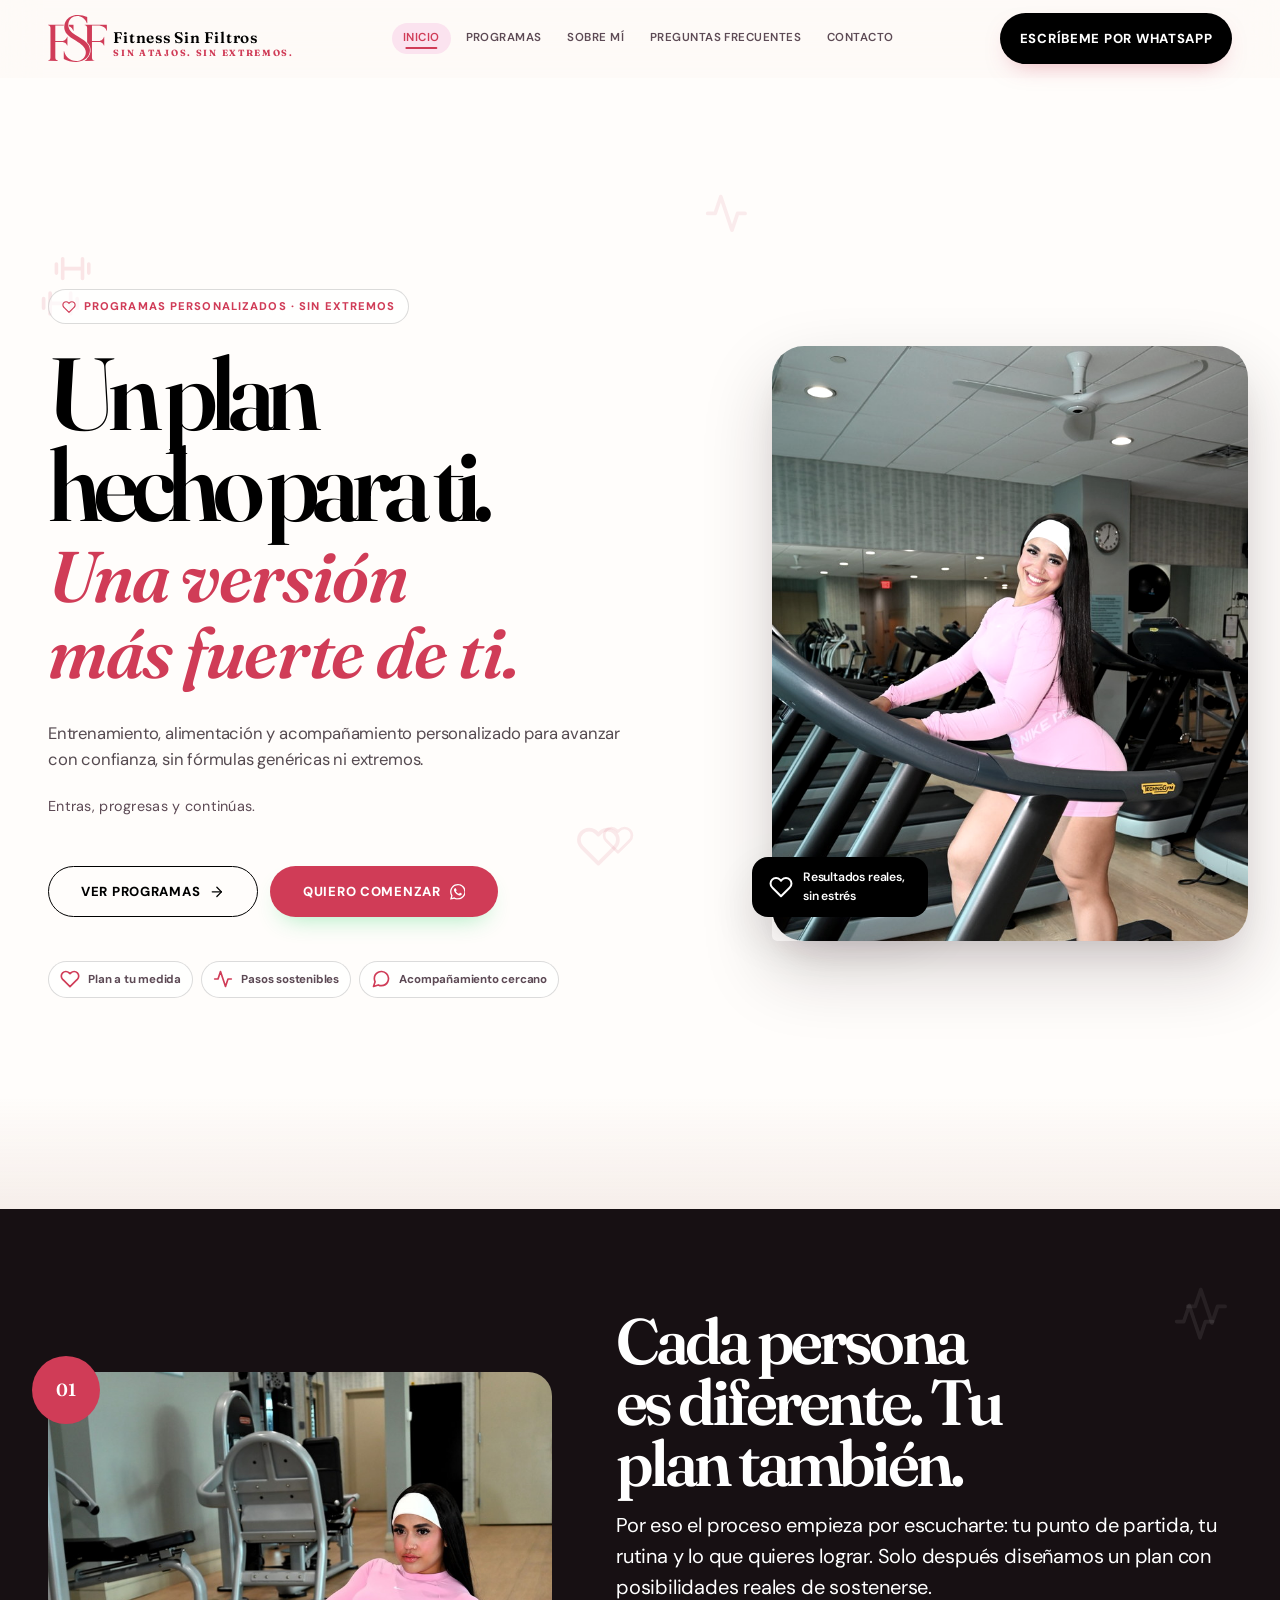
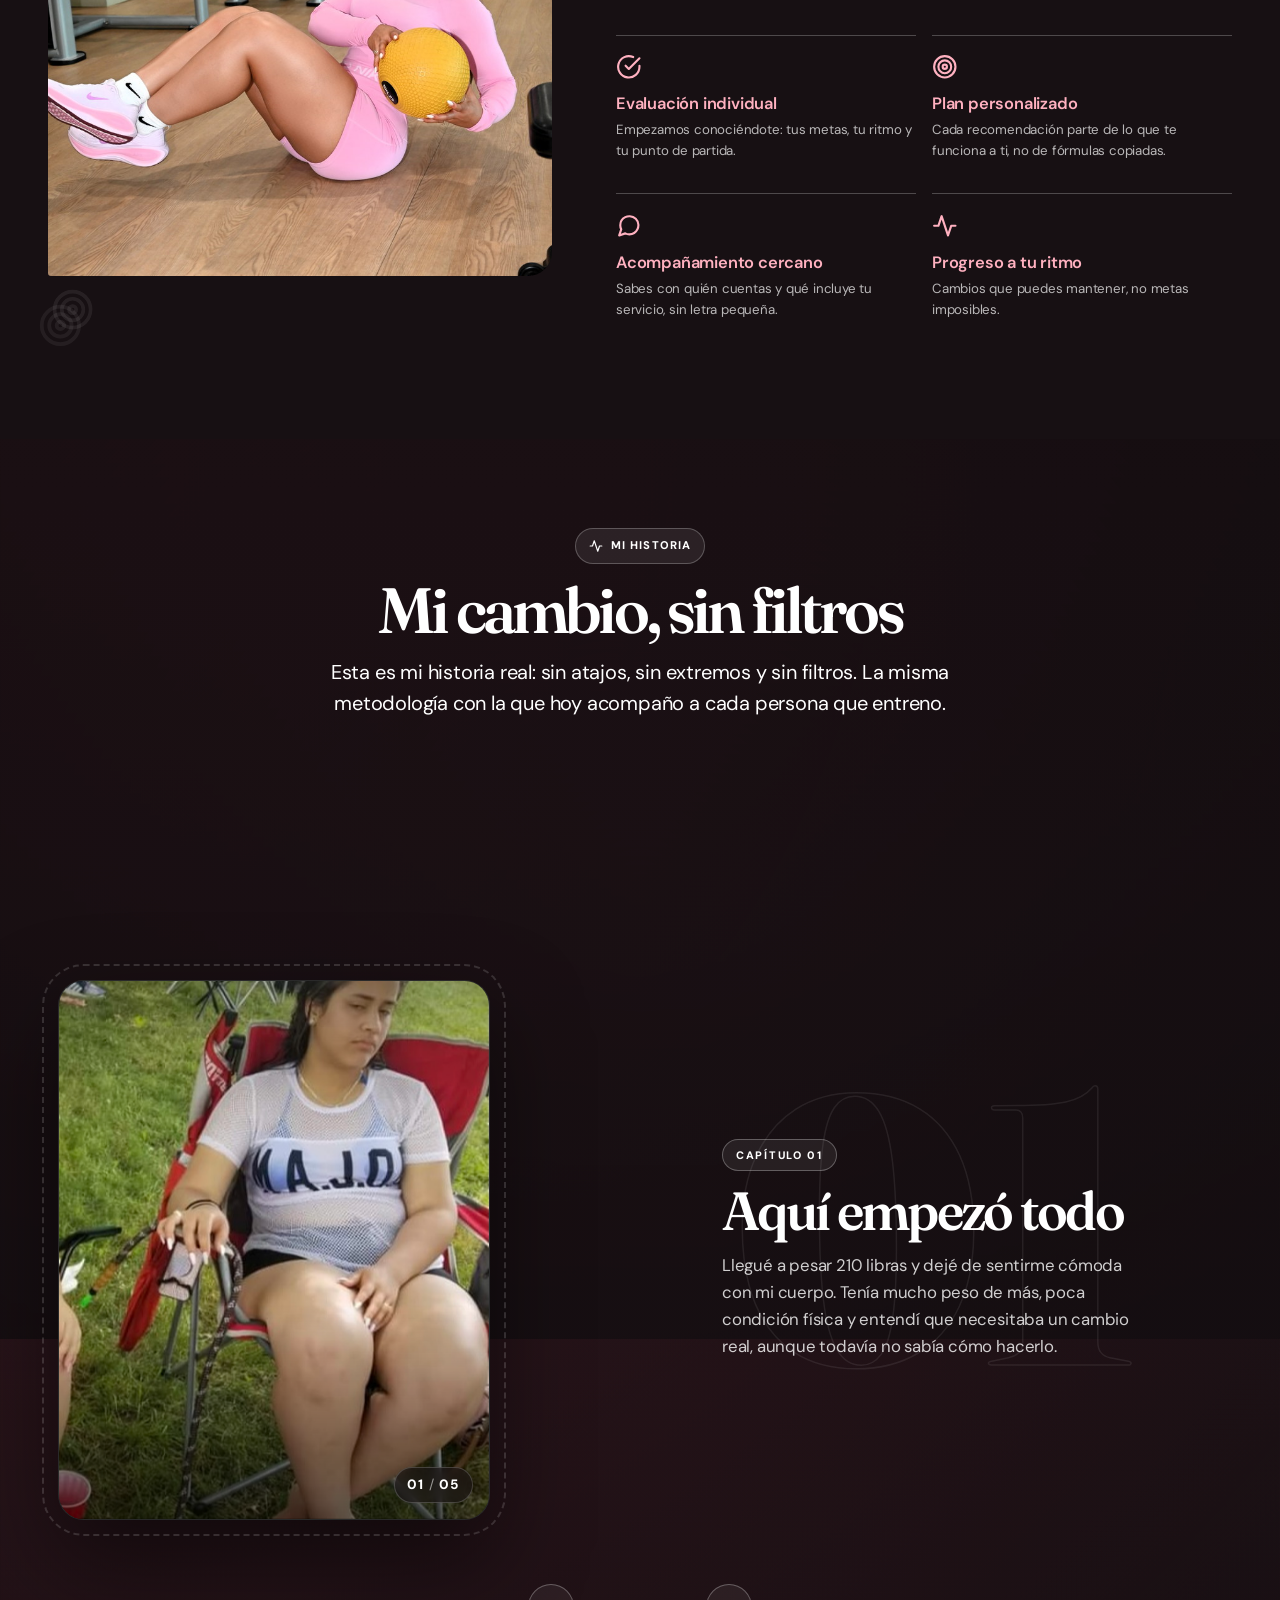
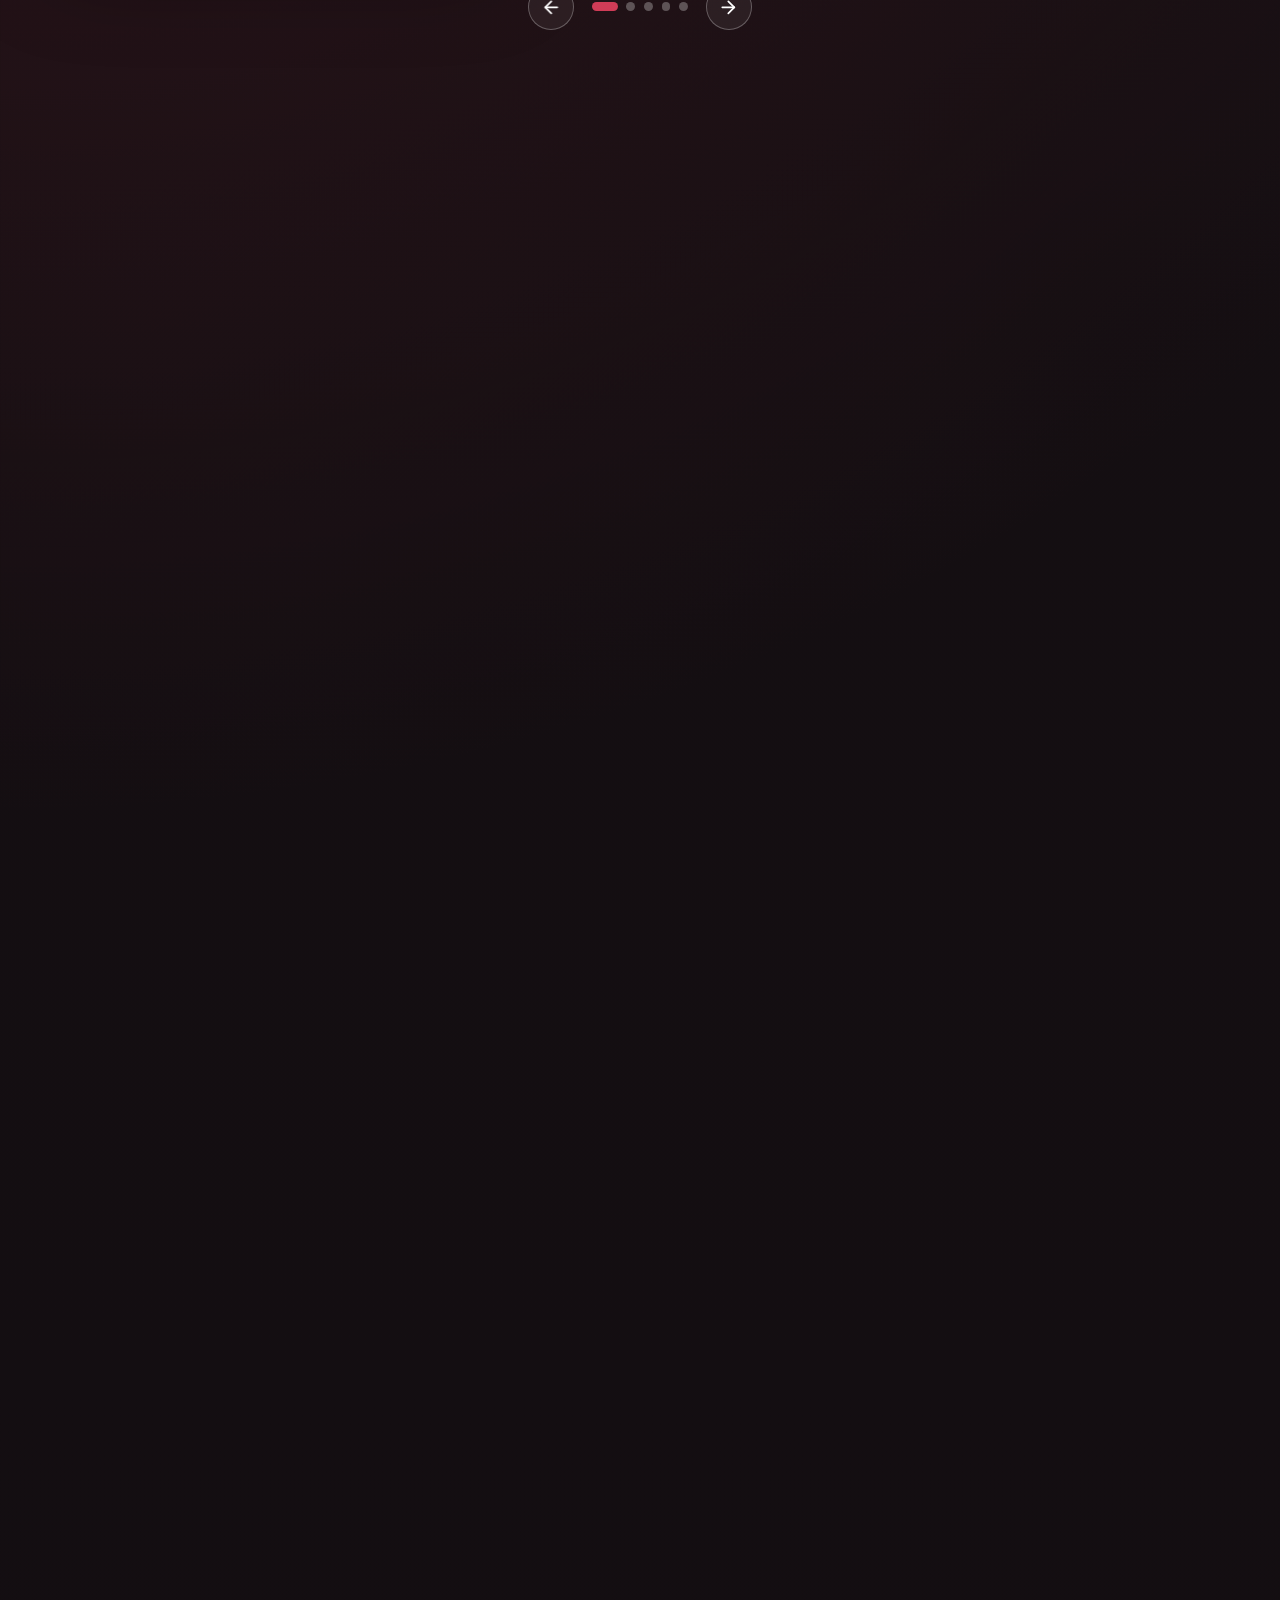
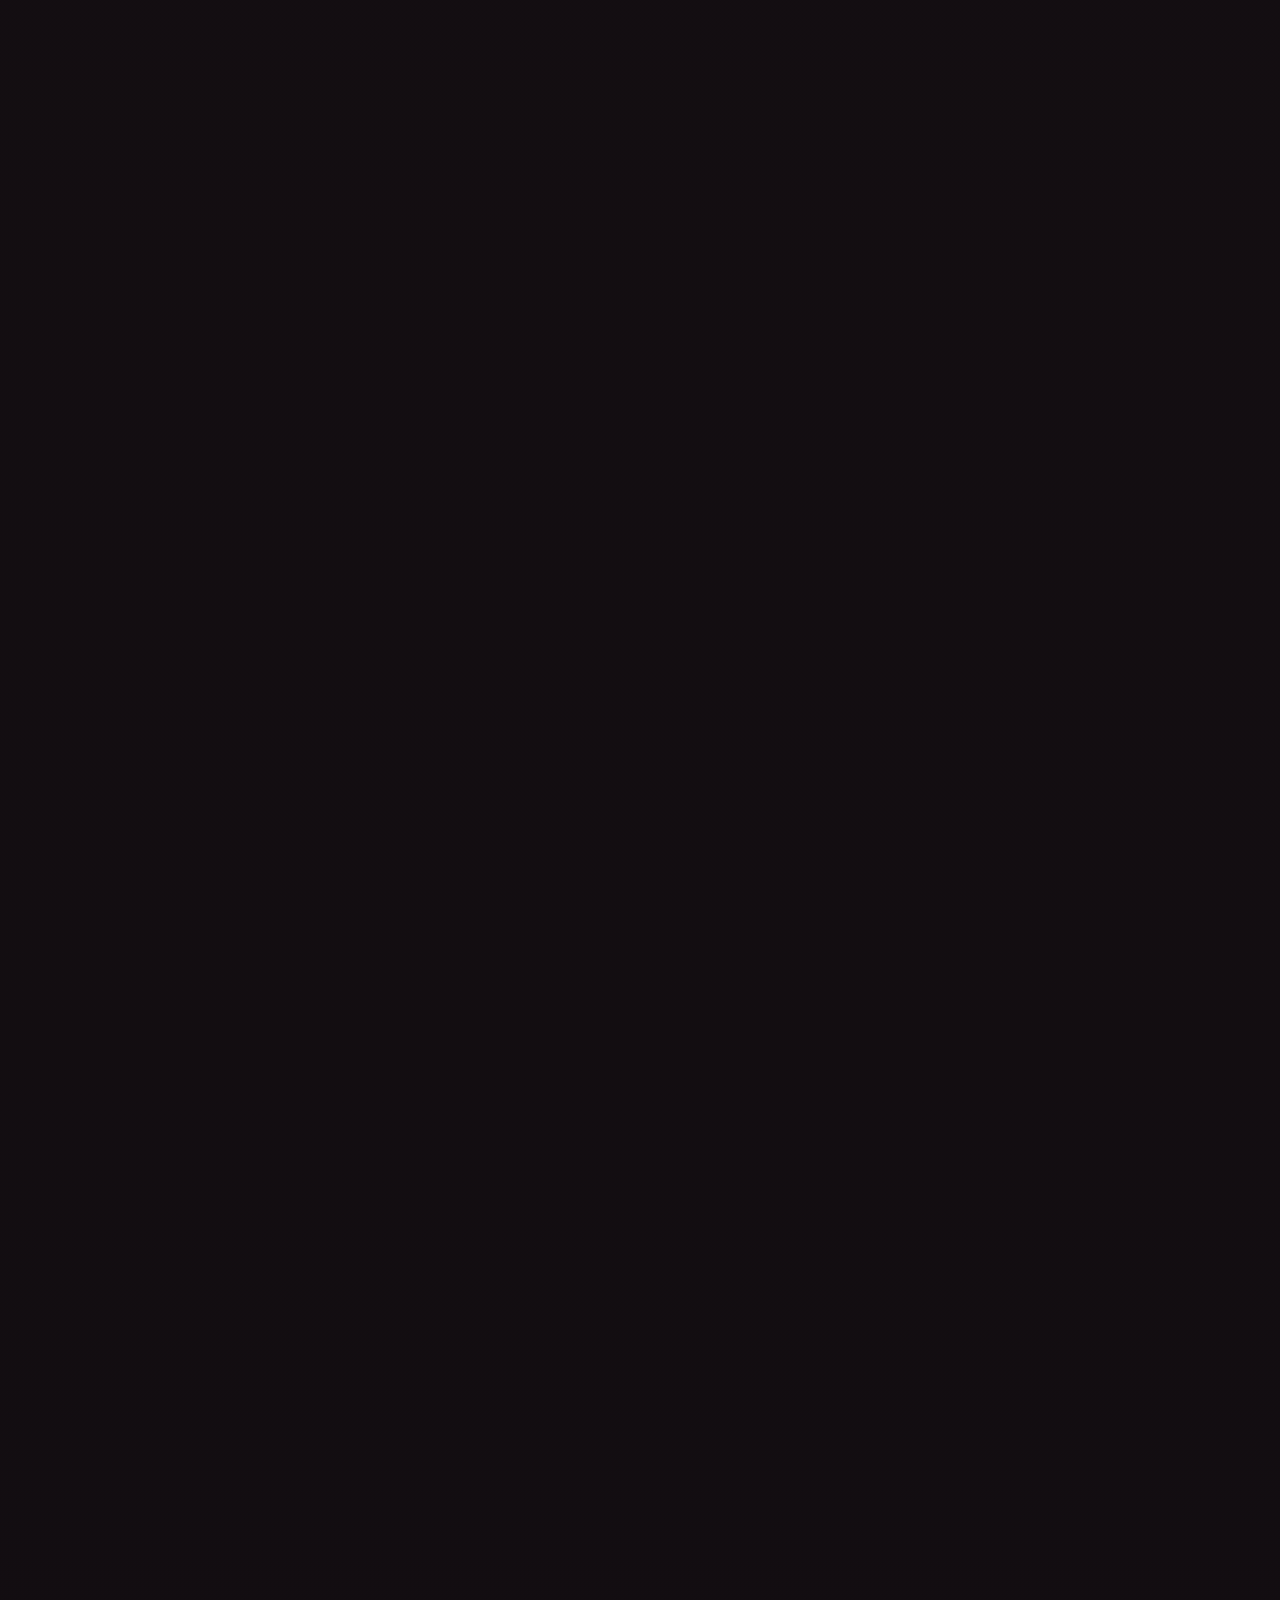
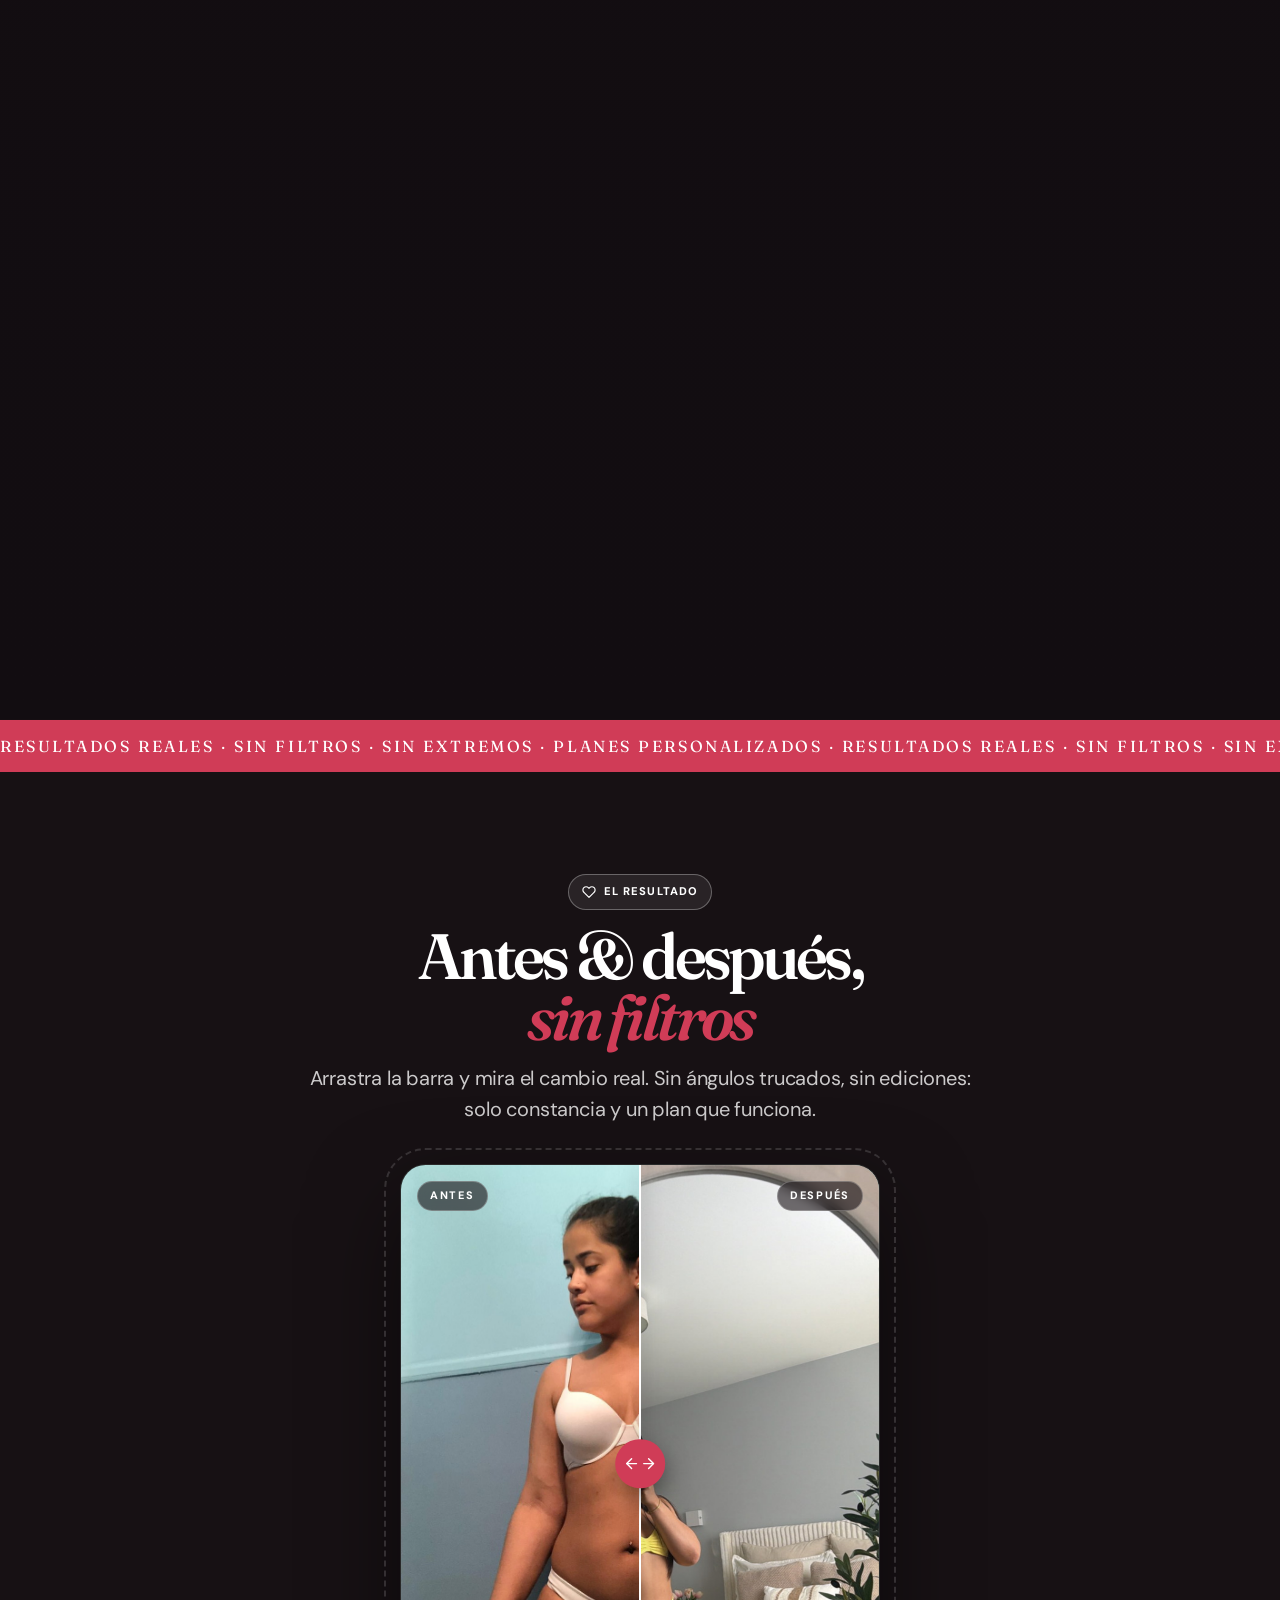
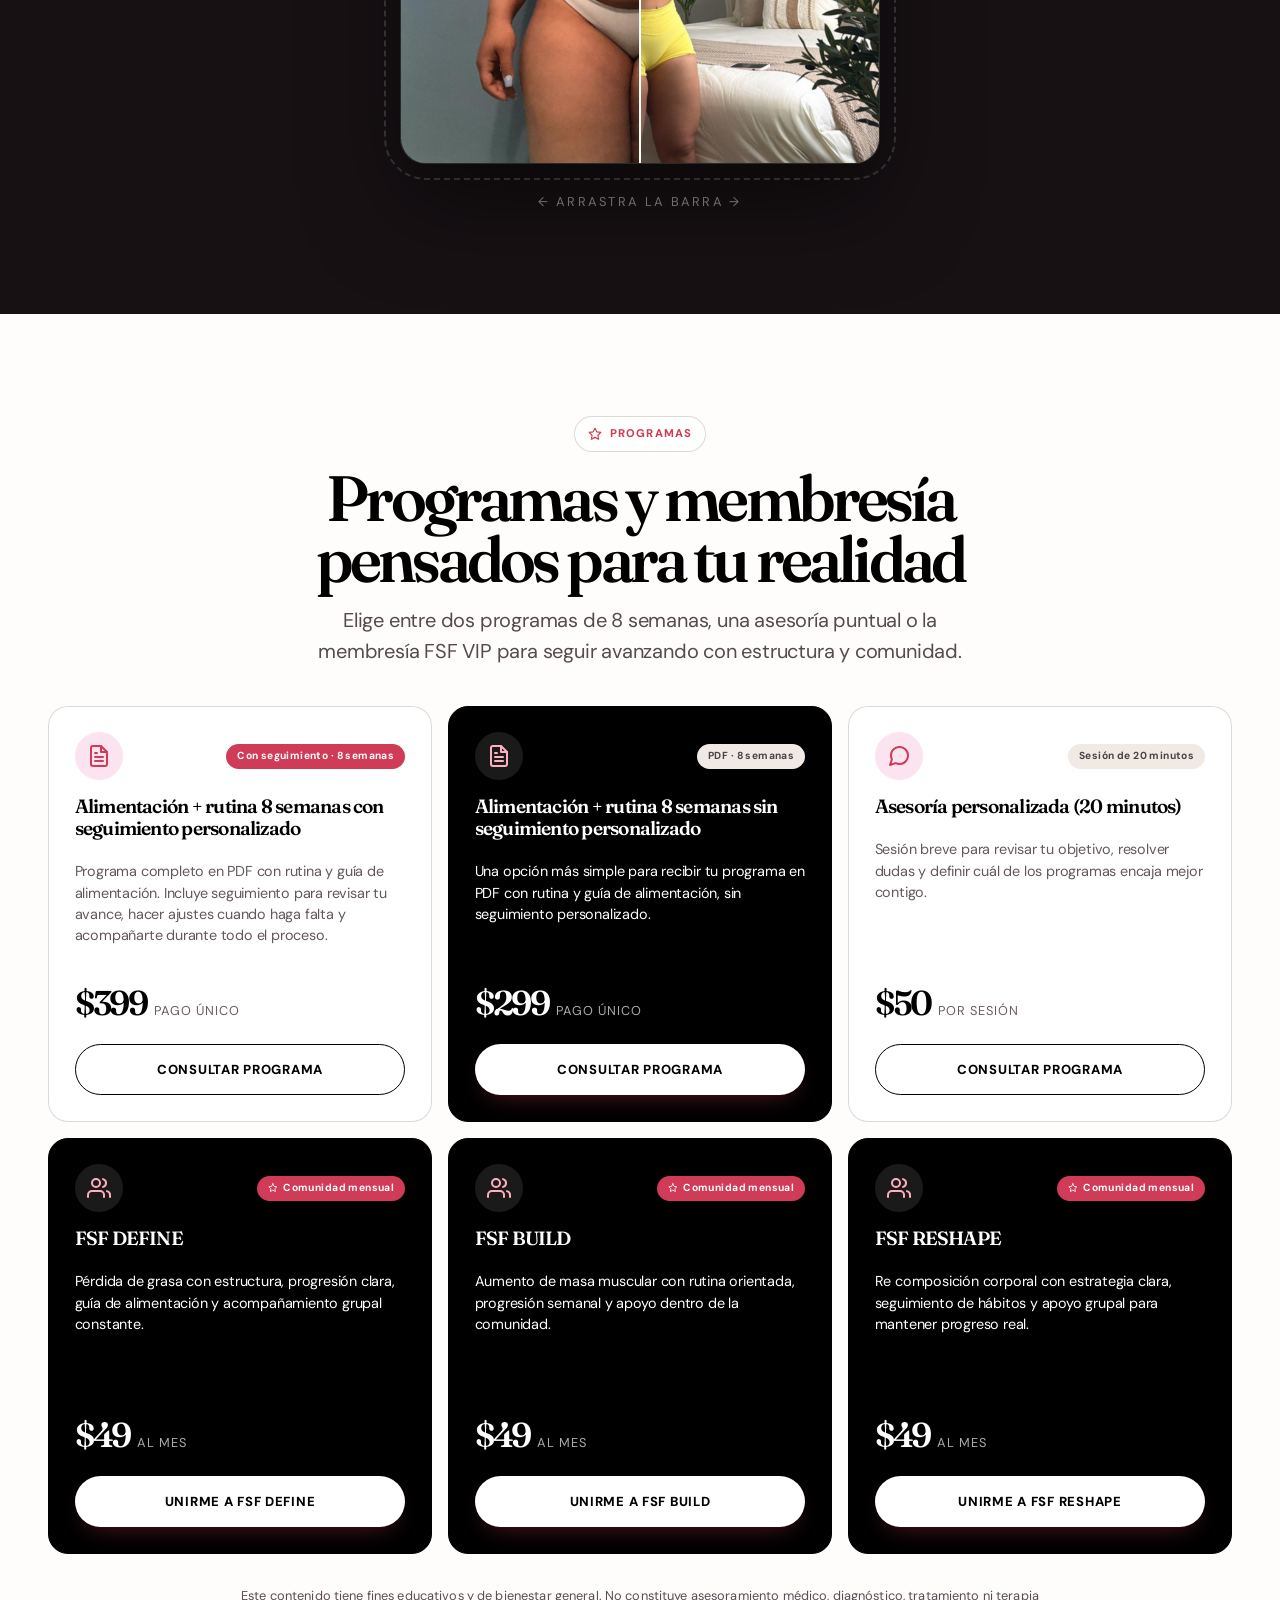
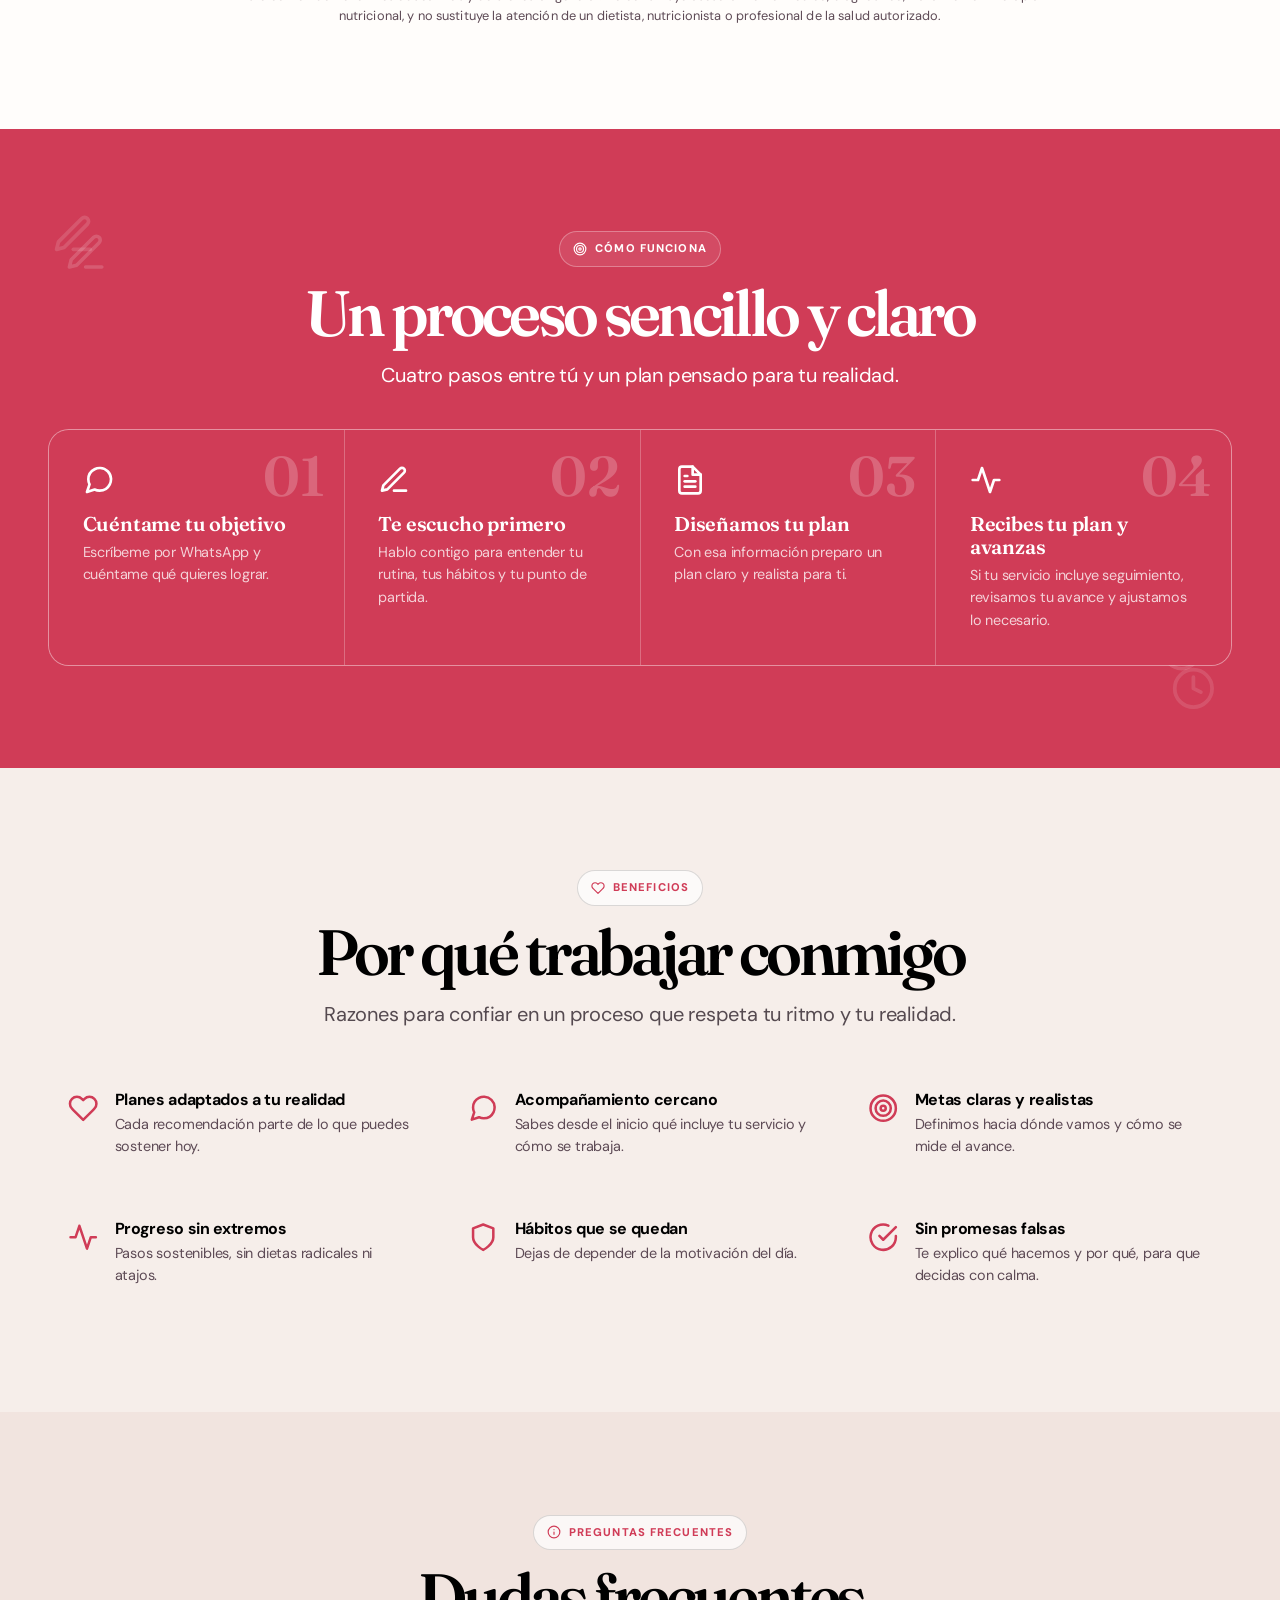
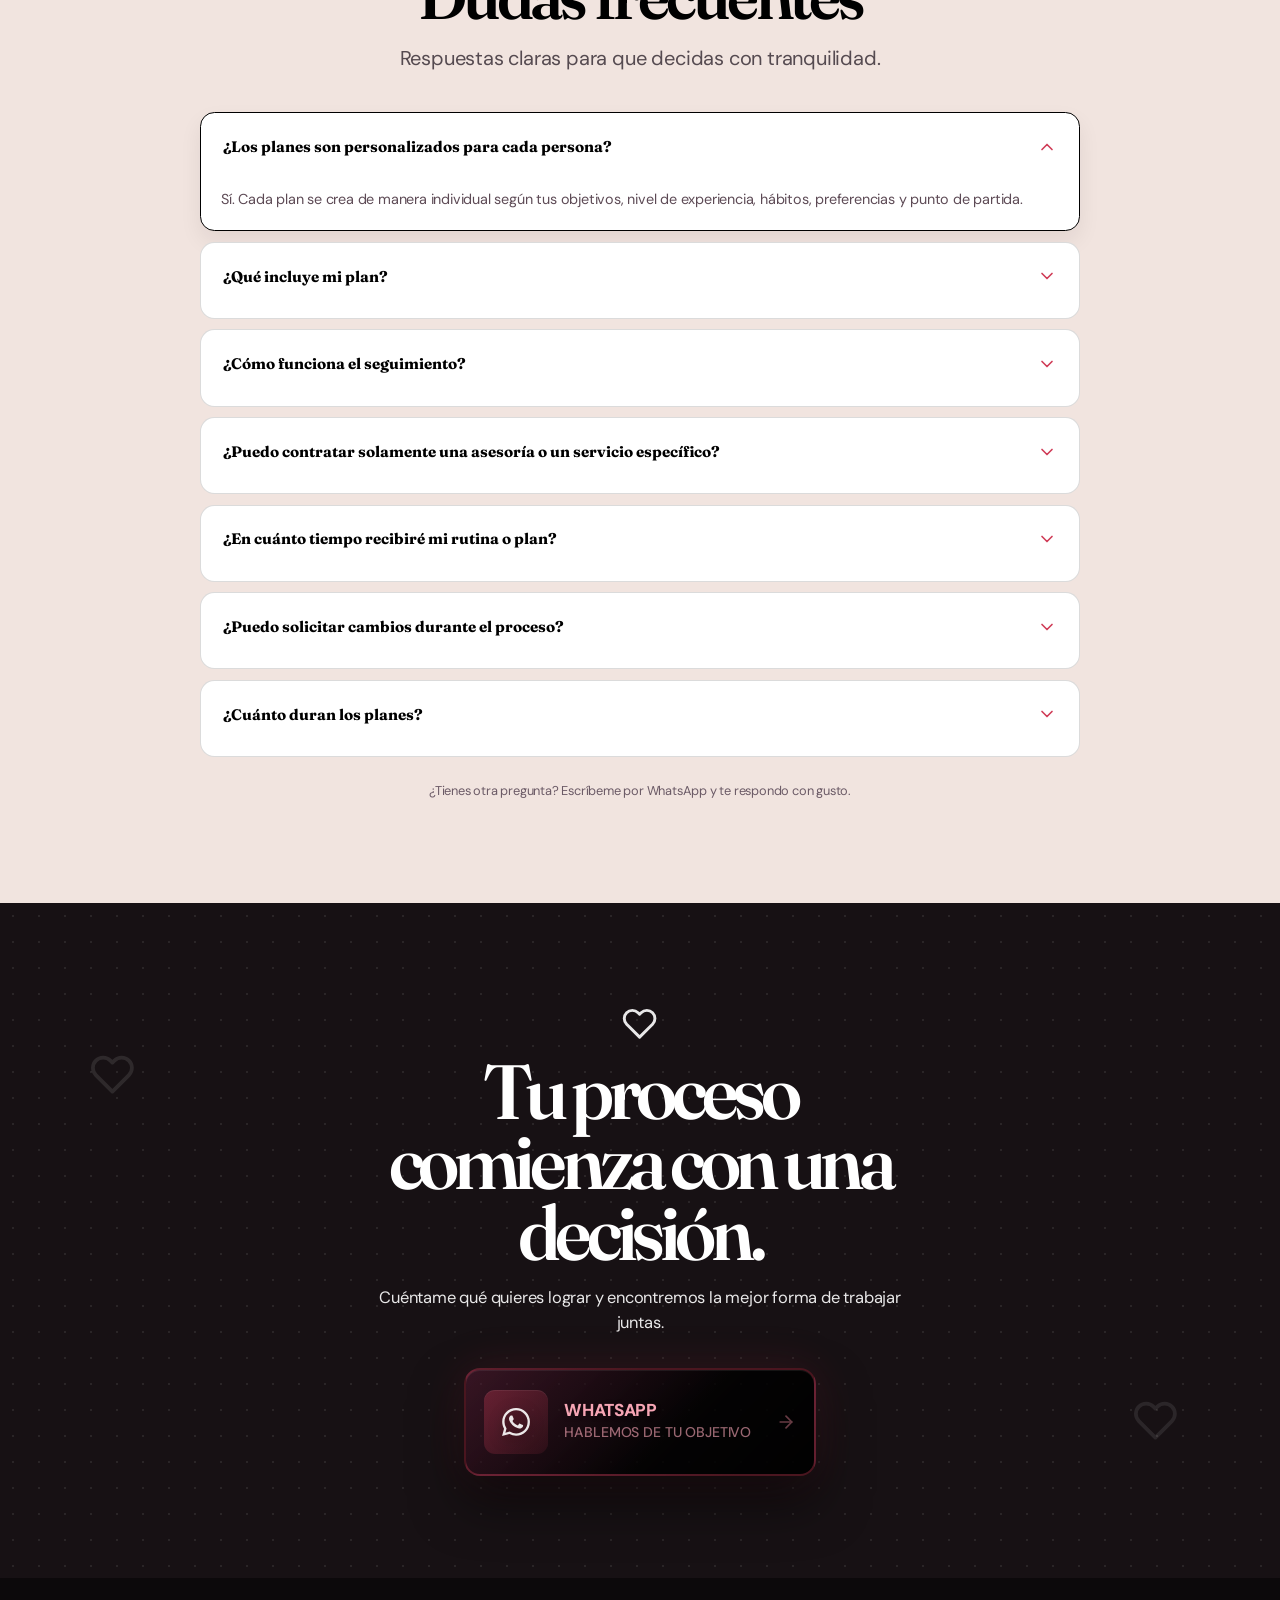
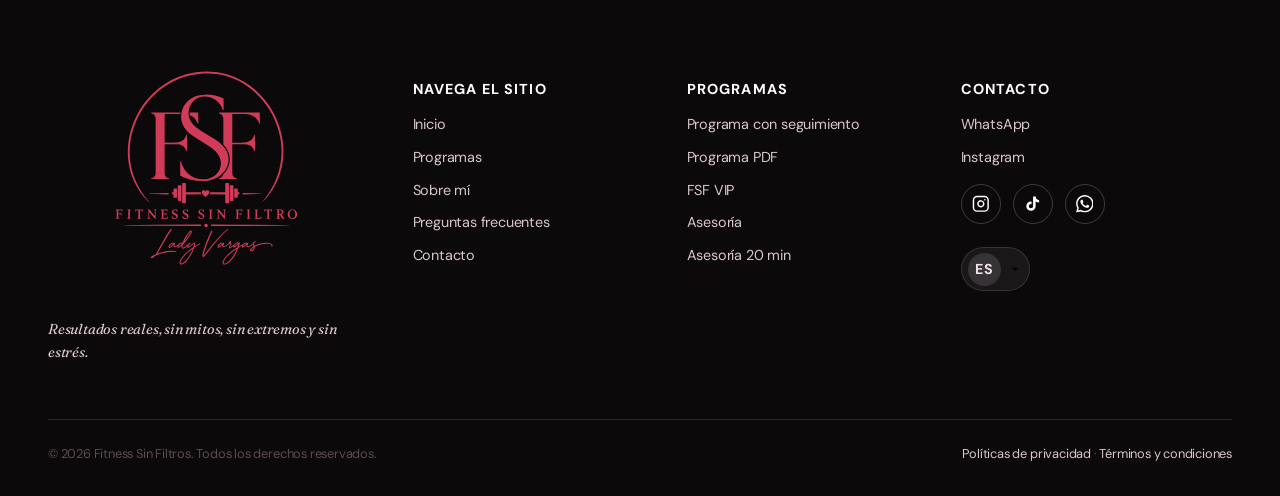
<file: index.html>
﻿<!DOCTYPE html>
<html lang="es">
  <head>
    <meta charset="UTF-8" />
    <meta name="viewport" content="width=device-width, initial-scale=1.0" />
    <script>document.documentElement.classList.add("js");</script>
    <script>
      (function () {
        try {
          if (localStorage.getItem("fsf-language") === "en") {
            document.documentElement.lang = "en";
          }
        } catch (e) {}
      })();
    </script>

    <title>FSF · Inicio</title>
    <meta
      name="description"
      content="Programas de entrenamiento, nutrición y acompañamiento diseñados a tu medida. Una guía clara para avanzar con confianza, sin extremos ni fórmulas generales."
    />
    <meta name="author" content="Fitness Sin Filtros" />
    <meta name="application-name" content="Fitness Sin Filtros" />
    <meta name="theme-color" content="#D23C58" />
    <link rel="icon" type="image/svg+xml" href="assets/logo/SVG PART/FSF.svg?v=20260827" />
    <link rel="canonical" href="https://fitnesssinfiltros.com/" />

    <!-- Open Graph -->
    <meta property="og:type" content="website" />
    <meta property="og:site_name" content="Fitness Sin Filtros" />
    <meta property="og:title" content="FSF · Inicio" />
    <meta
      property="og:description"
      content="Una guía clara para avanzar desde tu realidad, con programas personalizados y sin extremos."
    />
    <meta property="og:url" content="https://fitnesssinfiltros.com/" />
    <meta property="og:image" content="https://fitnesssinfiltros.com/assets/og.jpg" />
    <meta property="og:image:width" content="1200" />
    <meta property="og:image:height" content="630" />
    <meta property="og:image:alt" content="Fitness Sin Filtros — entrenamiento personalizado con Lady Vargas" />
    <meta property="og:locale" content="es_EC" />

    <!-- Twitter -->
    <meta name="twitter:card" content="summary_large_image" />
    <meta name="twitter:title" content="FSF · Inicio" />
    <meta
      name="twitter:description"
      content="Una guía clara para avanzar desde tu realidad, con programas personalizados y sin extremos."
    />
    <meta name="twitter:image" content="https://fitnesssinfiltros.com/assets/og.jpg" />

    <!-- Rendimiento: la imagen del hero es lo primero que se ve -->
    <link rel="preload" as="image" href="assets/images/home/home-01-hero.jpg" fetchpriority="high" />

    <!-- Tipografías (Google Fonts) -->
    <link rel="preconnect" href="https://fonts.googleapis.com" />
    <link rel="preconnect" href="https://fonts.gstatic.com" crossorigin />
    <link
      href="https://fonts.googleapis.com/css2?family=DM+Sans:wght@400;500;600;700&family=Fraunces:ital,wght@0,600;1,600&display=swap"
      rel="stylesheet"
    />

    <!-- CSS -->
    <link rel="stylesheet" href="css/variables.css" />
    <link rel="stylesheet" href="css/reset.css" />
    <link rel="stylesheet" href="css/style.css" />
    <link rel="stylesheet" href="css/components.css" />
    <link rel="stylesheet" href="css/responsive.css" />
    <link rel="stylesheet" href="css/editorial-overhaul.css" />
    <link rel="stylesheet" href="css/i18n.css" />

    <!-- Schema.org: solo datos confirmados de la marca -->
    <script type="application/ld+json">
      {
        "@context": "https://schema.org",
        "@type": "HealthAndBeautyBusiness",
        "name": "Fitness Sin Filtros",
        "url": "https://fitnesssinfiltros.com",
        "priceRange": "$$"
      }
    </script>
  </head>

  <body>
    <a class="skip-link" href="#contenido">Saltar al contenido principal</a>

    <!-- ==============================================================
         Sprite de iconos SVG (se usan con <use href="#id-del-icono">)
         ============================================================== -->
    <svg class="icon-sprite" xmlns="http://www.w3.org/2000/svg" aria-hidden="true">
      <symbol id="icon-dumbbell" viewBox="0 0 24 24" fill="none" stroke="currentColor" stroke-width="2" stroke-linecap="round" stroke-linejoin="round">
        <path d="M6.5 6.5v11M17.5 6.5v11M3 9.5v5M21 9.5v5M6.5 12h11" />
      </symbol>
      <symbol id="icon-heart" viewBox="0 0 24 24" fill="none" stroke="currentColor" stroke-width="2" stroke-linecap="round" stroke-linejoin="round">
        <path d="M20.84 4.61a5.5 5.5 0 0 0-7.78 0L12 5.67l-1.06-1.06a5.5 5.5 0 0 0-7.78 7.78l1.06 1.06L12 21.23l7.78-7.78 1.06-1.06a5.5 5.5 0 0 0 0-7.78z" />
      </symbol>
      <symbol id="icon-heart-fill" viewBox="0 0 24 24" fill="currentColor">
        <path d="M12 21.35l-1.45-1.32C5.4 15.36 2 12.28 2 8.5 2 5.42 4.42 3 7.5 3c1.74 0 3.41.81 4.5 2.09C13.09 3.81 14.76 3 16.5 3 19.58 3 22 5.42 22 8.5c0 3.78-3.4 6.86-8.55 11.54L12 21.35z" />
      </symbol>
      <symbol id="icon-check" viewBox="0 0 24 24" fill="none" stroke="currentColor" stroke-width="2" stroke-linecap="round" stroke-linejoin="round">
        <polyline points="20 6 9 17 4 12" />
      </symbol>
      <symbol id="icon-check-circle" viewBox="0 0 24 24" fill="none" stroke="currentColor" stroke-width="2" stroke-linecap="round" stroke-linejoin="round">
        <path d="M22 11.08V12a10 10 0 1 1-5.93-9.14" />
        <polyline points="22 4 12 14.01 9 11.01" />
      </symbol>
      <symbol id="icon-arrow-right" viewBox="0 0 24 24" fill="none" stroke="currentColor" stroke-width="2" stroke-linecap="round" stroke-linejoin="round">
        <line x1="5" y1="12" x2="19" y2="12" />
        <polyline points="12 5 19 12 12 19" />
      </symbol>
      <symbol id="icon-arrow-up" viewBox="0 0 24 24" fill="none" stroke="currentColor" stroke-width="2" stroke-linecap="round" stroke-linejoin="round">
        <line x1="12" y1="19" x2="12" y2="5" />
        <polyline points="5 12 12 5 19 12" />
      </symbol>
      <symbol id="icon-menu" viewBox="0 0 24 24" fill="none" stroke="currentColor" stroke-width="2" stroke-linecap="round" stroke-linejoin="round">
        <line x1="3" y1="6" x2="21" y2="6" />
        <line x1="3" y1="12" x2="21" y2="12" />
        <line x1="3" y1="18" x2="21" y2="18" />
      </symbol>
      <symbol id="icon-close" viewBox="0 0 24 24" fill="none" stroke="currentColor" stroke-width="2" stroke-linecap="round" stroke-linejoin="round">
        <line x1="18" y1="6" x2="6" y2="18" />
        <line x1="6" y1="6" x2="18" y2="18" />
      </symbol>
      <symbol id="icon-whatsapp" viewBox="0 0 24 24" fill="currentColor">
        <path d="M17.472 14.382c-.297-.149-1.758-.867-2.03-.967-.273-.099-.471-.148-.67.15-.197.297-.767.966-.94 1.164-.173.199-.347.223-.644.075-.297-.15-1.255-.463-2.39-1.475-.883-.788-1.48-1.761-1.653-2.059-.173-.297-.018-.458.13-.606.134-.133.298-.347.446-.52.149-.174.198-.298.298-.497.099-.198.05-.371-.025-.52-.075-.149-.669-1.612-.916-2.207-.242-.579-.487-.5-.669-.51-.173-.008-.371-.01-.57-.01-.198 0-.52.074-.792.372-.272.297-1.04 1.016-1.04 2.479 0 1.462 1.065 2.875 1.213 3.074.149.198 2.096 3.2 5.077 4.487.709.306 1.262.489 1.694.625.712.227 1.36.195 1.871.118.571-.085 1.758-.719 2.006-1.413.248-.694.248-1.289.173-1.413-.074-.124-.272-.198-.57-.347m-5.421 7.403h-.004a9.87 9.87 0 0 1-5.031-1.378l-.361-.214-3.741.982.998-3.648-.235-.374a9.86 9.86 0 0 1-1.51-5.26c.001-5.45 4.436-9.884 9.888-9.884 2.64 0 5.122 1.03 6.988 2.898a9.825 9.825 0 0 1 2.893 6.994c-.003 5.45-4.437 9.884-9.885 9.884m8.413-18.297A11.815 11.815 0 0 0 12.05 0C5.495 0 .16 5.335.157 11.892c0 2.096.547 4.142 1.588 5.945L.057 24l6.305-1.654a11.882 11.882 0 0 0 5.683 1.448h.005c6.554 0 11.89-5.335 11.893-11.893a11.821 11.821 0 0 0-3.48-8.413z" />
      </symbol>
      <symbol id="icon-instagram" viewBox="0 0 24 24" fill="none" stroke="currentColor" stroke-width="2" stroke-linecap="round" stroke-linejoin="round">
        <rect x="2" y="2" width="20" height="20" rx="5" ry="5" />
        <path d="M16 11.37A4 4 0 1 1 12.63 8 4 4 0 0 1 16 11.37z" />
        <line x1="17.5" y1="6.5" x2="17.51" y2="6.5" />
      </symbol>
      <symbol id="icon-facebook" viewBox="0 0 24 24" fill="currentColor">
        <path d="M14 13.5h2.5l1-4H14v-2c0-1.03 0-2 2-2h1.5V2.14c-.326-.043-1.557-.14-2.857-.14C11.928 2 10 3.657 10 6.7v2.8H7v4h3V22h4v-8.5z" />
      </symbol>
      <symbol id="icon-tiktok" viewBox="0 0 24 24" fill="currentColor">
        <path d="M19.59 6.69a4.83 4.83 0 0 1-3.77-4.25V2h-3.45v13.67a2.89 2.89 0 0 1-2.88 2.5 2.89 2.89 0 0 1-2.89-2.89 2.89 2.89 0 0 1 2.89-2.89c.28 0 .54.04.79.11V8.94a6.27 6.27 0 0 0-.79-.05A6.34 6.34 0 0 0 3.15 15.2a6.34 6.34 0 0 0 6.34 6.34 6.34 6.34 0 0 0 6.34-6.34V8.75a8.2 8.2 0 0 0 4.76 1.5V6.69z" />
      </symbol>
      <symbol id="icon-file-text" viewBox="0 0 24 24" fill="none" stroke="currentColor" stroke-width="2" stroke-linecap="round" stroke-linejoin="round">
        <path d="M14 2H6a2 2 0 0 0-2 2v16a2 2 0 0 0 2 2h12a2 2 0 0 0 2-2V8z" />
        <polyline points="14 2 14 8 20 8" />
        <line x1="16" y1="13" x2="8" y2="13" />
        <line x1="16" y1="17" x2="8" y2="17" />
        <polyline points="10 9 9 9 8 9" />
      </symbol>
      <symbol id="icon-apple" viewBox="0 0 24 24" fill="none" stroke="currentColor" stroke-width="2" stroke-linecap="round" stroke-linejoin="round">
        <path d="M12 20.94c1.5 0 2.75 1.06 4 1.06 3 0 6-8 6-12.22A4.91 4.91 0 0 0 17 5c-2.22 0-4 1.44-5 2-1-.56-2.78-2-5-2a4.9 4.9 0 0 0-5 4.78C2 14 5 22 8 22c1.25 0 2.5-1.06 4-1.06z" />
        <path d="M10 2c1 .5 2 2 2 5" />
      </symbol>
      <symbol id="icon-users" viewBox="0 0 24 24" fill="none" stroke="currentColor" stroke-width="2" stroke-linecap="round" stroke-linejoin="round">
        <path d="M17 21v-2a4 4 0 0 0-4-4H5a4 4 0 0 0-4 4v2" />
        <circle cx="9" cy="7" r="4" />
        <path d="M23 21v-2a4 4 0 0 0-3-3.87" />
        <path d="M16 3.13a4 4 0 0 1 0 7.75" />
      </symbol>
      <symbol id="icon-message-circle" viewBox="0 0 24 24" fill="none" stroke="currentColor" stroke-width="2" stroke-linecap="round" stroke-linejoin="round">
        <path d="M21 11.5a8.38 8.38 0 0 1-.9 3.8 8.5 8.5 0 0 1-7.6 4.7 8.38 8.38 0 0 1-3.8-.9L3 21l1.9-5.7a8.38 8.38 0 0 1-.9-3.8 8.5 8.5 0 0 1 4.7-7.6 8.38 8.38 0 0 1 3.8-.9h.5a8.48 8.48 0 0 1 8 8v.5z" />
      </symbol>
      <symbol id="icon-target" viewBox="0 0 24 24" fill="none" stroke="currentColor" stroke-width="2" stroke-linecap="round" stroke-linejoin="round">
        <circle cx="12" cy="12" r="10" />
        <circle cx="12" cy="12" r="6" />
        <circle cx="12" cy="12" r="2" />
      </symbol>
      <symbol id="icon-activity" viewBox="0 0 24 24" fill="none" stroke="currentColor" stroke-width="2" stroke-linecap="round" stroke-linejoin="round">
        <polyline points="22 12 18 12 15 21 9 3 6 12 2 12" />
      </symbol>
      <symbol id="icon-shield" viewBox="0 0 24 24" fill="none" stroke="currentColor" stroke-width="2" stroke-linecap="round" stroke-linejoin="round">
        <path d="M12 22s8-4 8-10V5l-8-3-8 3v7c0 6 8 10 8 10z" />
      </symbol>
      <symbol id="icon-mail" viewBox="0 0 24 24" fill="none" stroke="currentColor" stroke-width="2" stroke-linecap="round" stroke-linejoin="round">
        <path d="M4 4h16c1.1 0 2 .9 2 2v12c0 1.1-.9 2-2 2H4c-1.1 0-2-.9-2-2V6c0-1.1.9-2 2-2z" />
        <polyline points="22,6 12,13 2,6" />
      </symbol>
      <symbol id="icon-phone" viewBox="0 0 24 24" fill="none" stroke="currentColor" stroke-width="2" stroke-linecap="round" stroke-linejoin="round">
        <path d="M22 16.92v3a2 2 0 0 1-2.18 2 19.79 19.79 0 0 1-8.63-3.07 19.5 19.5 0 0 1-6-6 19.79 19.79 0 0 1-3.07-8.67A2 2 0 0 1 4.11 2h3a2 2 0 0 1 2 1.72c.127.96.361 1.903.7 2.81a2 2 0 0 1-.45 2.11L8.09 9.91a16 16 0 0 0 6 6l1.27-1.27a2 2 0 0 1 2.11-.45c.907.339 1.85.573 2.81.7A2 2 0 0 1 22 16.92z" />
      </symbol>
      <symbol id="icon-calendar" viewBox="0 0 24 24" fill="none" stroke="currentColor" stroke-width="2" stroke-linecap="round" stroke-linejoin="round">
        <rect x="3" y="4" width="18" height="18" rx="2" />
        <line x1="16" y1="2" x2="16" y2="6" />
        <line x1="8" y1="2" x2="8" y2="6" />
        <line x1="3" y1="10" x2="21" y2="10" />
      </symbol>
      <symbol id="icon-quote" viewBox="0 0 24 24" fill="currentColor">
        <path d="M10 7H6a2 2 0 0 0-2 2v4a2 2 0 0 0 2 2h2v2H6v2h4a2 2 0 0 0 2-2V9a2 2 0 0 0-2-2z" />
        <path d="M20 7h-4a2 2 0 0 0-2 2v4a2 2 0 0 0 2 2h2v2h-2v2h4a2 2 0 0 0 2-2V9a2 2 0 0 0-2-2z" />
      </symbol>
      <symbol id="icon-info" viewBox="0 0 24 24" fill="none" stroke="currentColor" stroke-width="2" stroke-linecap="round" stroke-linejoin="round">
        <circle cx="12" cy="12" r="10" />
        <line x1="12" y1="16" x2="12" y2="12" />
        <line x1="12" y1="8" x2="12.01" y2="8" />
      </symbol>
      <symbol id="icon-chevron-down" viewBox="0 0 24 24" fill="none" stroke="currentColor" stroke-width="2" stroke-linecap="round" stroke-linejoin="round">
        <polyline points="6 9 12 15 18 9" />
      </symbol>
      <symbol id="icon-star" viewBox="0 0 24 24" fill="none" stroke="currentColor" stroke-width="2" stroke-linecap="round" stroke-linejoin="round">
        <polygon points="12 2 15.09 8.26 22 9.27 17 14.14 18.18 21.02 12 17.77 5.82 21.02 7 14.14 2 9.27 8.91 8.26 12 2" />
      </symbol>
      <symbol id="icon-lock" viewBox="0 0 24 24" fill="none" stroke="currentColor" stroke-width="2" stroke-linecap="round" stroke-linejoin="round">
        <rect x="3" y="11" width="18" height="11" rx="2" />
        <path d="M7 11V7a5 5 0 0 1 10 0v4" />
      </symbol>
      <symbol id="icon-clock" viewBox="0 0 24 24" fill="none" stroke="currentColor" stroke-width="2" stroke-linecap="round" stroke-linejoin="round">
        <circle cx="12" cy="12" r="10" />
        <polyline points="12 6 12 12 16 14" />
      </symbol>
      <symbol id="icon-pencil" viewBox="0 0 24 24" fill="none" stroke="currentColor" stroke-width="2" stroke-linecap="round" stroke-linejoin="round">
        <path d="M12 20h9" />
        <path d="M16.5 3.5a2.121 2.121 0 0 1 3 3L7 19l-4 1 1-4L16.5 3.5z" />
      </symbol>
      <symbol id="icon-pin" viewBox="0 0 24 24" fill="none" stroke="currentColor" stroke-width="2" stroke-linecap="round" stroke-linejoin="round">
        <path d="M21 10c0 7-9 13-9 13s-9-6-9-13a9 9 0 0 1 18 0z" />
        <circle cx="12" cy="10" r="3" />
      </symbol>
    </svg>

    <!-- ==============================================================
         HEADER
         ============================================================== -->
    <header class="site-header">
      <div class="container header-inner">
        <a class="brand" href="index.html" aria-label="Fitness Sin Filtros, página de inicio">
          <img class="brand-logo" src="assets/logo/SVG PART/FSF.svg" alt="Fitness Sin Filtros" />
          <span>
            <span class="brand-name">Fitness Sin Filtros</span>
            <span class="brand-subtitle">Sin atajos. Sin extremos.</span>
          </span>
        </a>

        <nav class="main-nav" aria-label="Navegación principal">
          <ul class="nav-list" role="list">
            <li><a class="nav-link" href="index.html" aria-current="page">Inicio</a></li>
            <li><a class="nav-link" href="pages/servicios.html">Programas</a></li>
            <li><a class="nav-link" href="pages/sobre-mi.html">Sobre mí</a></li>
            <li><a class="nav-link" href="pages/preguntas-frecuentes.html">Preguntas frecuentes</a></li>
            <li><a class="nav-link" href="pages/contacto.html">Contacto</a></li>
          </ul>
        </nav>

        <a class="btn btn-primary nav-cta" data-whatsapp href="#">Escríbeme por WhatsApp</a>

        <button
          class="menu-toggle"
          type="button"
          aria-expanded="false"
          aria-controls="mobile-menu"
          aria-label="Abrir menú de navegación"
        >
          <svg class="icon icon-menu" aria-hidden="true"><use href="#icon-menu"></use></svg>
          <svg class="icon icon-close" aria-hidden="true"><use href="#icon-close"></use></svg>
        </button>
      </div>
    </header>

    <!-- Menú móvil -->
    <div class="mobile-menu" id="mobile-menu" aria-label="Menú móvil">
      <nav aria-label="Navegación móvil">
        <ul class="nav-list" role="list">
          <li><a class="nav-link" href="index.html" aria-current="page">Inicio</a></li>
          <li><a class="nav-link" href="pages/servicios.html">Programas</a></li>
          <li><a class="nav-link" href="pages/sobre-mi.html">Sobre mí</a></li>
          <li><a class="nav-link" href="pages/preguntas-frecuentes.html">Preguntas frecuentes</a></li>
          <li><a class="nav-link" href="pages/contacto.html">Contacto</a></li>
        </ul>
        <div class="nav-cta-wrap">
          <a class="btn btn-primary btn-block" data-whatsapp href="#">Escríbeme por WhatsApp</a>
        </div>
      </nav>
    </div>

    <main id="contenido">
      <!-- ==============================================================
           1. HERO
           ============================================================== -->
      <section class="hero" id="inicio" aria-labelledby="hero-titulo">
            <div class="hero-blob hero-blob--pink" aria-hidden="true"></div>
            <div class="hero-blob hero-blob--blush" aria-hidden="true"></div>
            <svg class="float-el" style="top: 18%; left: 3%; --fd: 8s;" aria-hidden="true"><use href="#icon-dumbbell"></use></svg>
            <svg class="float-el" style="top: 66%; left: 45%; --fd: 11s; --fdel: -3s; --fo: 0.1;" aria-hidden="true"><use href="#icon-heart"></use></svg>
            <svg class="float-el" style="top: 10%; left: 55%; --fd: 9.5s; --fdel: -5s; --fo: 0.09;" aria-hidden="true"><use href="#icon-activity"></use></svg>
            <div class="floaters" aria-hidden="true">
              <svg class="fl fl-hero-1"><use href="#icon-dumbbell"></use></svg>
              <svg class="fl fl-hero-2"><use href="#icon-heart"></use></svg>
              <svg class="fl fl-hero-3"><use href="#icon-apple"></use></svg>
            </div>
        <span class="hero-heart hero-heart--1" aria-hidden="true"><svg><use href="#icon-heart-fill"></use></svg></span>
        <span class="hero-heart hero-heart--2" aria-hidden="true"><svg><use href="#icon-heart-fill"></use></svg></span>

        <div class="container hero-grid">
          <div class="hero-copy">
            <p class="eyebrow">
              <svg class="icon" aria-hidden="true"><use href="#icon-heart"></use></svg>
              Programas personalizados · Sin extremos
            </p>
            <h1 id="hero-titulo">
              Un plan hecho para ti.<br />
              <span class="accent">Una versión más fuerte de ti.</span>
            </h1>
                        <p class="lead">
              Entrenamiento, alimentación y acompañamiento personalizado para
              avanzar con confianza, sin fórmulas genéricas ni extremos.
            </p>
            <p class="hero-formats">Entras, progresas y continúas.</p>
            <div class="hero-actions">
              <a class="btn btn-secondary btn-lg" href="#servicios">
                Ver programas
                <svg class="icon" aria-hidden="true"><use href="#icon-arrow-right"></use></svg>
              </a>
              <a class="btn btn-whatsapp btn-lg" data-whatsapp href="#">
                Quiero comenzar
                <svg class="icon" aria-hidden="true"><use href="#icon-whatsapp"></use></svg>
              </a>
            </div>
            <ul class="hero-trust" role="list">
              <li class="hero-trust-item">
                <svg class="icon" aria-hidden="true"><use href="#icon-heart"></use></svg>
                Plan a tu medida
              </li>
              <li class="hero-trust-item">
                <svg class="icon" aria-hidden="true"><use href="#icon-activity"></use></svg>
                Pasos sostenibles
              </li>
              <li class="hero-trust-item">
                <svg class="icon" aria-hidden="true"><use href="#icon-message-circle"></use></svg>
                Acompañamiento cercano
              </li>
            </ul>
          </div>

          <div class="hero-media">
            <img src="assets/images/home/home-01-hero.jpg" alt="Lady Vargas sonriendo durante su cardio en el gimnasio" />
            <div class="hero-badge" aria-hidden="true">
              <svg class="icon"><use href="#icon-heart"></use></svg>
              <span>Resultados reales, sin estrés</span>
            </div>
          </div>
        </div>
      </section>

      <!-- ==============================================================
           2. PRESENTACIÓN DE LA MARCA
           ============================================================== -->
      <section class="section brand-about" id="marca" aria-labelledby="marca-titulo">
        <svg class="float-el" style="top: 9%; right: 4%; --fc: #fff; --fo: 0.07; --fd: 10s;" aria-hidden="true"><use href="#icon-activity"></use></svg>
        <svg class="float-el" style="bottom: 11%; left: 3%; --fc: #fff; --fo: 0.06; --fd: 12s; --fdel: -4s;" aria-hidden="true"><use href="#icon-target"></use></svg>
        <div class="floaters" aria-hidden="true">
          <svg class="fl fl-marca-1"><use href="#icon-activity"></use></svg>
          <svg class="fl fl-marca-2"><use href="#icon-target"></use></svg>
        </div>
        <div class="container about-grid">
          <div class="about-media reveal">
            <img src="assets/images/home/home-02-about.jpg" alt="Lady Vargas durante una sesión de entrenamiento funcional" />
          </div>
          <div class="about-copy reveal">
            <h2 id="marca-titulo">Cada persona es diferente. Tu plan también.</h2>
            <p class="lead">
              Por eso el proceso empieza por escucharte: tu punto de partida, tu
              rutina y lo que quieres lograr. Solo después diseñamos un plan con
              posibilidades reales de sostenerse.
            </p>
            <ul class="about-points" role="list">
              <li class="about-point">
                <svg class="icon" aria-hidden="true"><use href="#icon-check-circle"></use></svg>
                <div>
                  <strong>Evaluación individual</strong>
                  <p>Empezamos conociéndote: tus metas, tu ritmo y tu punto de partida.</p>
                </div>
              </li>
              <li class="about-point">
                <svg class="icon" aria-hidden="true"><use href="#icon-target"></use></svg>
                <div>
                  <strong>Plan personalizado</strong>
                  <p>Cada recomendación parte de lo que te funciona a ti, no de fórmulas copiadas.</p>
                </div>
              </li>
              <li class="about-point">
                <svg class="icon" aria-hidden="true"><use href="#icon-message-circle"></use></svg>
                <div>
                  <strong>Acompañamiento cercano</strong>
                  <p>Sabes con quién cuentas y qué incluye tu servicio, sin letra pequeña.</p>
                </div>
              </li>
              <li class="about-point">
                <svg class="icon" aria-hidden="true"><use href="#icon-activity"></use></svg>
                <div>
                  <strong>Progreso a tu ritmo</strong>
                  <p>Cambios que puedes mantener, no metas imposibles.</p>
                </div>
              </li>
            </ul>
          </div>
        </div>
      </section>

      <!-- ==============================================================
           3. CAMBIO VISUAL
           ============================================================== -->
      <section class="section evolution-strip" id="cambio" aria-labelledby="cambio-titulo">
        <div class="evolution-strip__video" aria-hidden="true">
          <iframe
            src="https://www.youtube-nocookie.com/embed/imZIU5KI47U?autoplay=1&mute=1&loop=1&playlist=imZIU5KI47U&controls=0&modestbranding=1&playsinline=1&rel=0&iv_load_policy=3&disablekb=1"
            title="Video de fondo: entrenamiento de Fitness Sin Filtros"
            loading="lazy"
            referrerpolicy="strict-origin-when-cross-origin"
            allow="autoplay; encrypted-media; picture-in-picture"
            allowfullscreen
          ></iframe>
        </div>
        <div class="evolution-strip__overlay" aria-hidden="true"></div>
        <div class="container">
          <div class="section-head reveal">
            <p class="eyebrow">
              <svg class="icon" aria-hidden="true"><use href="#icon-activity"></use></svg>
              Mi historia
            </p>
            <h2 id="cambio-titulo">Mi cambio, sin filtros</h2>
            <p class="lead">
              Esta es mi historia real: sin atajos, sin extremos y sin filtros.
              La misma metodología con la que hoy acompaño a cada persona que entreno.
            </p>
          </div>
        </div>

        <div class="story" data-story role="region" aria-roledescription="carrusel" aria-label="Mi cambio, sin filtros — historia por capítulos">
          <div class="story__pin">
            <div class="story__ghost" aria-hidden="true">
              <span>01</span><span>02</span><span>03</span><span>04</span><span>05</span>
            </div>

            <div class="story__stage container">
              <figure class="story__media">
                <img class="is-active" src="assets/images/home/home-03-cambio-rio.jpeg" alt="Mi proceso, capítulo 1 en el río" />
                <img src="assets/images/home/home-04-cambio-02.jpg" alt="" aria-hidden="true" />
                <img src="assets/images/home/home-05-cambio-03.jpg" alt="" aria-hidden="true" />
                <img src="assets/images/home/home-06-cambio-04.jpg" alt="" aria-hidden="true" />
                <img src="assets/images/home/home-07-cambio-05.jpg" alt="" aria-hidden="true" />
                <figcaption class="story__counter">
                  <span data-story-current>01</span><span class="story__counter-sep">/</span>05
                </figcaption>
              </figure>

              <div class="story__copy">
                <article class="story__chapter is-active" aria-hidden="false">
                  <span class="story__chapter-kicker">Capítulo 01</span>
                  <h3>Aquí empezó todo</h3>
                  <p>Llegué a pesar 210 libras y dejé de sentirme cómoda con mi cuerpo. Tenía mucho peso de más, poca condición física y entendí que necesitaba un cambio real, aunque todavía no sabía cómo hacerlo.</p>
                </article>
                <article class="story__chapter" aria-hidden="true">
                  <span class="story__chapter-kicker">Capítulo 02</span>
                  <h3>Mi transformación</h3>
                  <p>Yo también empecé desde cero. Pasé por un proceso real y, con disciplina y constancia, transformé no solo mi cuerpo, sino también mis hábitos y mi estilo de vida.</p>
                </article>
                <article class="story__chapter" aria-hidden="true">
                  <span class="story__chapter-kicker">Capítulo 03</span>
                  <h3>Recomposición corporal</h3>
                  <p>Entendí que no se trata solo de bajar de peso, sino de transformar el cuerpo: perder grasa mientras desarrollas masa muscular. Ese enfoque es hoy la base de cómo trabajo contigo.</p>
                </article>
                <article class="story__chapter" aria-hidden="true">
                  <span class="story__chapter-kicker">Capítulo 04</span>
                  <h3>Así trabajo contigo</h3>
                  <p>Escucho tu punto de partida, tus hábitos y tus objetivos para construir un plan real, personalizado y sostenible, sin fórmulas genéricas ni extremos.</p>
                </article>
                <article class="story__chapter" aria-hidden="true">
                  <span class="story__chapter-kicker">Capítulo 05</span>
                  <h3>Ahora te toca a ti</h3>
                  <p>Tu cambio no necesita filtros. Empezamos hoy con un plan hecho para tu vida real y pensado para que sí lo puedas sostener.</p>
                  <a class="btn btn-whatsapp story__cta" data-whatsapp href="#">
                    Empezar mi cambio
                    <svg class="icon" aria-hidden="true"><use href="#icon-whatsapp"></use></svg>
                  </a>
                </article>
              </div>

              <div class="story__controls">
                <button class="story__arrow" type="button" data-story-prev aria-label="Capítulo anterior">
                  <svg class="icon" aria-hidden="true"><use href="#icon-arrow-right"></use></svg>
                </button>
                <div class="story__dots">
                  <button class="story__dot is-active" type="button" data-story-goto="0" aria-label="Ir al capítulo 1"></button>
                  <button class="story__dot" type="button" data-story-goto="1" aria-label="Ir al capítulo 2"></button>
                  <button class="story__dot" type="button" data-story-goto="2" aria-label="Ir al capítulo 3"></button>
                  <button class="story__dot" type="button" data-story-goto="3" aria-label="Ir al capítulo 4"></button>
                  <button class="story__dot" type="button" data-story-goto="4" aria-label="Ir al capítulo 5"></button>
                </div>
                <button class="story__arrow" type="button" data-story-next aria-label="Capítulo siguiente">
                  <svg class="icon" aria-hidden="true"><use href="#icon-arrow-right"></use></svg>
                </button>
              </div>
            </div>
          </div>
        </div>
      </section>

      <div class="brand-marquee" aria-hidden="true">
        <div class="brand-marquee__track">
          <span>Resultados reales · Sin filtros · Sin extremos · Planes personalizados · Resultados reales · Sin filtros · Sin extremos · Planes personalizados ·&nbsp;</span><span>Resultados reales · Sin filtros · Sin extremos · Planes personalizados · Resultados reales · Sin filtros · Sin extremos · Planes personalizados ·&nbsp;</span>
        </div>
      </div>

      <section class="section ba-section" id="antes-despues" aria-labelledby="ba-titulo">
        <div class="container">
          <div class="section-head reveal">
            <p class="eyebrow">
              <svg class="icon" aria-hidden="true"><use href="#icon-heart"></use></svg>
              El resultado
            </p>
            <h2 id="ba-titulo">Antes &amp; después, <em>sin filtros</em></h2>
            <p class="lead">
              Arrastra la barra y mira el cambio real. Sin ángulos trucados,
              sin ediciones: solo constancia y un plan que funciona.
            </p>
          </div>

          <div class="ba-slider reveal" data-ba style="--ba-pos: 50%">
            <img
              class="ba-img ba-img--before"
              src="assets/images/home/home-03-cambio-01.jpg"
              alt="Antes del proceso: punto de partida real"
              loading="lazy"
              draggable="false"
            />
            <div class="ba-after" aria-hidden="true">
              <img
                src="assets/images/home/home-07-cambio-05.jpg"
                alt=""
                loading="lazy"
                draggable="false"
              />
            </div>
            <span class="ba-tag ba-tag--before">Antes</span>
            <span class="ba-tag ba-tag--after">Después</span>
            <div class="ba-handle" aria-hidden="true">
              <span class="ba-grip">
                <svg class="icon" aria-hidden="true"><use href="#icon-arrow-right"></use></svg>
                <svg class="icon" aria-hidden="true"><use href="#icon-arrow-right"></use></svg>
              </span>
            </div>
            <input
              class="ba-range"
              type="range"
              min="0"
              max="100"
              value="50"
              step="0.5"
              aria-label="Comparar el antes y el después arrastrando"
              data-ba-range
            />
          </div>

          <p class="ba-hint reveal" aria-hidden="true">← arrastra la barra →</p>
        </div>
      </section>

      <section class="section" id="servicios" aria-labelledby="servicios-titulo">
        <div class="container">
          <div class="section-head reveal">
            <p class="eyebrow">
              <svg class="icon" aria-hidden="true"><use href="#icon-star"></use></svg>
              Programas
            </p>
            <h2 id="servicios-titulo">Programas y membresía pensados para tu realidad</h2>
            <p class="lead">
              Elige entre dos programas de 8 semanas, una asesoría puntual o la membresía FSF VIP para seguir avanzando con estructura y comunidad.
            </p>
          </div>

          <div class="services-grid">
            <article class="service-card reveal">
              <div class="service-card__top">
                <span class="service-icon" aria-hidden="true">
                  <svg class="icon"><use href="#icon-file-text"></use></svg>
                </span>
                <span class="flag flag--featured">Con seguimiento · 8 semanas</span>
              </div>
              <h3>Alimentación + rutina 8 semanas con seguimiento personalizado</h3>
              <p class="service-card__desc">
                Programa completo en PDF con rutina y guía de alimentación. Incluye seguimiento para revisar tu avance, hacer ajustes cuando haga falta y acompañarte durante todo el proceso.
              </p>
              <div class="price-row">
                <span class="price">$399</span>
                <span class="price-note">pago único</span>
              </div>
              <a
                class="btn btn-secondary btn-block"
                href="https://whop.com/checkout/plan_j860rL4jHZ0XK"
                target="_blank"
                rel="noopener noreferrer"
                data-service-id="programa-8-semanas-seguimiento"
              >
                Consultar programa
              </a>
            </article>

            <article class="service-card service-card--featured reveal">
              <div class="service-card__top">
                <span class="service-icon" aria-hidden="true">
                  <svg class="icon"><use href="#icon-file-text"></use></svg>
                </span>
                <span class="flag flag--no-track">PDF · 8 semanas</span>
              </div>
              <h3>Alimentación + rutina 8 semanas sin seguimiento personalizado</h3>
              <p class="service-card__desc">
                Una opción más simple para recibir tu programa en PDF con rutina y guía de alimentación, sin seguimiento personalizado.
              </p>
              <div class="price-row">
                <span class="price">$299</span>
                <span class="price-note">pago único</span>
              </div>
              <a
                class="btn btn-primary btn-block"
                href="https://whop.com/checkout/plan_hawxc5QboLKLH"
                target="_blank"
                rel="noopener noreferrer"
                data-service-id="programa-8-semanas-pdf"
              >
                Consultar programa
              </a>
            </article>

            <article class="service-card reveal">
              <div class="service-card__top">
                <span class="service-icon" aria-hidden="true">
                  <svg class="icon"><use href="#icon-message-circle"></use></svg>
                </span>
                <span class="flag">Sesión de 20 minutos</span>
              </div>
              <h3>Asesoría personalizada (20 minutos)</h3>
              <p class="service-card__desc">
                Sesión breve para revisar tu objetivo, resolver dudas y definir cuál de los programas encaja mejor contigo.
              </p>
              <div class="price-row">
                <span class="price">$50</span>
                <span class="price-note">por sesión</span>
              </div>
              <a
                class="btn btn-secondary btn-block"
                href="https://whop.com/checkout/plan_mnem2SbH8UOfg"
                target="_blank"
                rel="noopener noreferrer"
                data-service-id="asesoria-20-min"
              >
                Consultar programa
              </a>
            </article>

            <article class="service-card service-card--featured reveal">
              <div class="service-card__top">
                <span class="service-icon" aria-hidden="true">
                  <svg class="icon"><use href="#icon-users"></use></svg>
                </span>
                <span class="flag flag--featured">
                  <svg class="icon" aria-hidden="true"><use href="#icon-star"></use></svg>
                  Comunidad mensual
                </span>
              </div>
              <h3>FSF DEFINE</h3>
              <p class="service-card__desc">
                Pérdida de grasa con estructura, progresión clara, guía de alimentación y acompañamiento grupal constante.
              </p>
              <div class="price-row">
                <span class="price">$49</span>
                <span class="price-note">al mes</span>
              </div>
              <a
                class="btn btn-primary btn-block"
                href="https://whop.com/checkout/plan_mnem2SbH8UOfg"
                target="_blank"
                rel="noopener noreferrer"
                data-service-id="fsf-define"
              >
                Unirme a FSF DEFINE
              </a>
            </article>

            <article class="service-card service-card--featured reveal">
              <div class="service-card__top">
                <span class="service-icon" aria-hidden="true">
                  <svg class="icon"><use href="#icon-users"></use></svg>
                </span>
                <span class="flag flag--featured">
                  <svg class="icon" aria-hidden="true"><use href="#icon-star"></use></svg>
                  Comunidad mensual
                </span>
              </div>
              <h3>FSF BUILD</h3>
              <p class="service-card__desc">
                Aumento de masa muscular con rutina orientada, progresión semanal y apoyo dentro de la comunidad.
              </p>
              <div class="price-row">
                <span class="price">$49</span>
                <span class="price-note">al mes</span>
              </div>
              <a
                class="btn btn-primary btn-block"
                href="https://whop.com/checkout/plan_mnem2SbH8UOfg"
                target="_blank"
                rel="noopener noreferrer"
                data-service-id="fsf-build"
              >
                Unirme a FSF BUILD
              </a>
            </article>

            <article class="service-card service-card--featured reveal">
              <div class="service-card__top">
                <span class="service-icon" aria-hidden="true">
                  <svg class="icon"><use href="#icon-users"></use></svg>
                </span>
                <span class="flag flag--featured">
                  <svg class="icon" aria-hidden="true"><use href="#icon-star"></use></svg>
                  Comunidad mensual
                </span>
              </div>
              <h3>FSF RESHAPE</h3>
              <p class="service-card__desc">
                Re composición corporal con estrategia clara, seguimiento de hábitos y apoyo grupal para mantener progreso real.
              </p>
              <div class="price-row">
                <span class="price">$49</span>
                <span class="price-note">al mes</span>
              </div>
              <a
                class="btn btn-primary btn-block"
                href="https://whop.com/checkout/plan_mnem2SbH8UOfg"
                target="_blank"
                rel="noopener noreferrer"
                data-service-id="fsf-reshape"
              >
                Unirme a FSF RESHAPE
              </a>
            </article>

          </div>

          <div class="health-note reveal" role="note">
            <svg class="icon" aria-hidden="true"><use href="#icon-info"></use></svg>
            <p>
              Este contenido tiene fines educativos y de bienestar general. No constituye asesoramiento médico, diagnóstico, tratamiento ni terapia nutricional, y no sustituye la atención de un dietista, nutricionista o profesional de la salud autorizado.
            </p>
          </div>
        </div>
      </section>
      <!-- ==============================================================
           4. CÓMO FUNCIONA
           ============================================================== -->
      <section class="section process process--photo" id="como-funciona" aria-labelledby="proceso-titulo">
        <svg class="float-el" style="top: 13%; left: 4%; --fc: #fff; --fo: 0.14; --fd: 9s;" aria-hidden="true"><use href="#icon-pencil"></use></svg>
        <svg class="float-el" style="bottom: 9%; right: 5%; --fc: #fff; --fo: 0.12; --fd: 11s; --fdel: -3s;" aria-hidden="true"><use href="#icon-clock"></use></svg>
        <div class="floaters" aria-hidden="true">
          <svg class="fl fl-proceso-1"><use href="#icon-pencil"></use></svg>
          <svg class="fl fl-proceso-2"><use href="#icon-clock"></use></svg>
        </div>
        <div class="container">
          <div class="section-head reveal">
            <p class="eyebrow">
              <svg class="icon" aria-hidden="true"><use href="#icon-target"></use></svg>
              Cómo funciona
            </p>
            <h2 id="proceso-titulo">Un proceso sencillo y claro</h2>
            <p class="lead">Cuatro pasos entre tú y un plan pensado para tu realidad.</p>
          </div>

          <div class="process-grid">
            <article class="process-card reveal">
              <svg class="icon" aria-hidden="true"><use href="#icon-message-circle"></use></svg>
              <h3>Cuéntame tu objetivo</h3>
              <p>Escríbeme por WhatsApp y cuéntame qué quieres lograr.</p>
            </article>
            <article class="process-card reveal">
              <svg class="icon" aria-hidden="true"><use href="#icon-pencil"></use></svg>
              <h3>Te escucho primero</h3>
              <p>Hablo contigo para entender tu rutina, tus hábitos y tu punto de partida.</p>
            </article>
            <article class="process-card reveal">
              <svg class="icon" aria-hidden="true"><use href="#icon-file-text"></use></svg>
              <h3>Diseñamos tu plan</h3>
              <p>Con esa información preparo un plan claro y realista para ti.</p>
            </article>
            <article class="process-card reveal">
              <svg class="icon" aria-hidden="true"><use href="#icon-activity"></use></svg>
              <h3>Recibes tu plan y avanzas</h3>
              <p>Si tu servicio incluye seguimiento, revisamos tu avance y ajustamos lo necesario.</p>
            </article>
          </div>
        </div>
      </section>

      <!-- ==============================================================
           5. BENEFICIOS
           ============================================================== -->
      <section class="section" id="beneficios" aria-labelledby="beneficios-titulo">
        <div class="container">
          <div class="section-head reveal">
            <p class="eyebrow">
              <svg class="icon" aria-hidden="true"><use href="#icon-heart"></use></svg>
              Beneficios
            </p>
            <h2 id="beneficios-titulo">Por qué trabajar conmigo</h2>
            <p class="lead">Razones para confiar en un proceso que respeta tu ritmo y tu realidad.</p>
          </div>

          <div class="benefits-grid">
            <article class="benefit-card reveal">
              <svg class="icon" aria-hidden="true"><use href="#icon-heart"></use></svg>
              <div>
                <h3>Planes adaptados a tu realidad</h3>
                <p>Cada recomendación parte de lo que puedes sostener hoy.</p>
              </div>
            </article>
            <article class="benefit-card reveal">
              <svg class="icon" aria-hidden="true"><use href="#icon-message-circle"></use></svg>
              <div>
                <h3>Acompañamiento cercano</h3>
              <p>Sabes desde el inicio qué incluye tu servicio y cómo se trabaja.</p>
              </div>
            </article>
            <article class="benefit-card reveal">
              <svg class="icon" aria-hidden="true"><use href="#icon-target"></use></svg>
              <div>
                <h3>Metas claras y realistas</h3>
              <p>Definimos hacia dónde vamos y cómo se mide el avance.</p>
              </div>
            </article>
            <article class="benefit-card reveal">
              <svg class="icon" aria-hidden="true"><use href="#icon-activity"></use></svg>
              <div>
                <h3>Progreso sin extremos</h3>
                <p>Pasos sostenibles, sin dietas radicales ni atajos.</p>
              </div>
            </article>
            <article class="benefit-card reveal">
              <svg class="icon" aria-hidden="true"><use href="#icon-shield"></use></svg>
              <div>
                <h3>Hábitos que se quedan</h3>
                <p>Dejas de depender de la motivación del día.</p>
              </div>
            </article>
            <article class="benefit-card reveal">
              <svg class="icon" aria-hidden="true"><use href="#icon-check-circle"></use></svg>
              <div>
                <h3>Sin promesas falsas</h3>
                <p>Te explico qué hacemos y por qué, para que decidas con calma.</p>
              </div>
            </article>
          </div>
        </div>
      </section>

            <!-- ==============================================================`n           7. PREGUNTAS FRECUENTES
           ============================================================== -->
      <section class="section faq" id="preguntas" aria-labelledby="faq-titulo">
        <div class="container">
          <div class="section-head reveal">
            <p class="eyebrow">
              <svg class="icon" aria-hidden="true"><use href="#icon-info"></use></svg>
              Preguntas frecuentes
            </p>
            <h2 id="faq-titulo">Dudas frecuentes</h2>
            <p class="lead">Respuestas claras para que decidas con tranquilidad.</p>
          </div>

          <div class="faq-list reveal">
            <div class="faq-item is-open">
              <h3>
                <button
                  class="faq-question"
                  type="button"
                  aria-expanded="true"
                  aria-controls="faq-answer-1"
                >
                  ¿Los planes son personalizados para cada persona?
                  <svg class="chevron" aria-hidden="true"><use href="#icon-chevron-down"></use></svg>
                </button>
              </h3>
              <div class="faq-answer" id="faq-answer-1">
                <p>
                  Sí. Cada plan se crea de manera individual según tus objetivos,
                  nivel de experiencia, hábitos, preferencias y punto de partida.
                </p>
              </div>
            </div>

            <div class="faq-item">
              <h3>
                <button
                  class="faq-question"
                  type="button"
                  aria-expanded="false"
                  aria-controls="faq-answer-2"
                >
                  ¿Qué incluye mi plan?
                  <svg class="chevron" aria-hidden="true"><use href="#icon-chevron-down"></use></svg>
                </button>
              </h3>
              <div class="faq-answer" id="faq-answer-2">
                <p>
                  Depende del servicio contratado. Puede incluir rutina personalizada,
                  guía de alimentación, porciones sugeridas, lista de compras,
                  recomendaciones y seguimiento.
                </p>
              </div>
            </div>

            <div class="faq-item">
              <h3>
                <button
                  class="faq-question"
                  type="button"
                  aria-expanded="false"
                  aria-controls="faq-answer-3"
                >
                  ¿Cómo funciona el seguimiento?
                  <svg class="chevron" aria-hidden="true"><use href="#icon-chevron-down"></use></svg>
                </button>
              </h3>
              <div class="faq-answer" id="faq-answer-3">
                <p>
                  Durante el seguimiento se evalúa tu progreso, se realizan ajustes cuando
                  sean necesarios y se mantiene comunicación según el servicio contratado
                  durante el período de 8 semanas.
                </p>
              </div>
            </div>

            <div class="faq-item">
              <h3>
                <button
                  class="faq-question"
                  type="button"
                  aria-expanded="false"
                  aria-controls="faq-answer-4"
                >
                  ¿Puedo contratar solamente una asesoría o un servicio específico?
                  <svg class="chevron" aria-hidden="true"><use href="#icon-chevron-down"></use></svg>
                </button>
              </h3>
              <div class="faq-answer" id="faq-answer-4">
                <p>
                  Sí. Puedes elegir entre diferentes servicios según lo que necesites.
                </p>
              </div>
            </div>

            <div class="faq-item">
              <h3>
                <button
                  class="faq-question"
                  type="button"
                  aria-expanded="false"
                  aria-controls="faq-answer-5"
                >
                  ¿En cuánto tiempo recibiré mi rutina o plan?
                  <svg class="chevron" aria-hidden="true"><use href="#icon-chevron-down"></use></svg>
                </button>
              </h3>
              <div class="faq-answer" id="faq-answer-5">
                <p>
                  Una vez completado el formulario, enviada la información requerida
                  y confirmado el pago, tu plan será preparado dentro del tiempo
                  establecido para tu servicio.
                </p>
              </div>
            </div>

            <div class="faq-item">
              <h3>
                <button
                  class="faq-question"
                  type="button"
                  aria-expanded="false"
                  aria-controls="faq-answer-6"
                >
                  ¿Puedo solicitar cambios durante el proceso?
                  <svg class="chevron" aria-hidden="true"><use href="#icon-chevron-down"></use></svg>
                </button>
              </h3>
              <div class="faq-answer" id="faq-answer-6">
                <p>
                  Sí. Los cambios razonables pueden evaluarse de acuerdo con tus
                  necesidades y el tipo de servicio contratado.
                </p>
              </div>
            </div>

            <div class="faq-item">
              <h3>
                <button
                  class="faq-question"
                  type="button"
                  aria-expanded="false"
                  aria-controls="faq-answer-7"
                >
                  ¿Cuánto duran los planes?
                  <svg class="chevron" aria-hidden="true"><use href="#icon-chevron-down"></use></svg>
                </button>
              </h3>
              <div class="faq-answer" id="faq-answer-7">
                <p>
                  Todos los planes están organizados en bloques de 8 semanas para que el
                  proceso tenga una estructura clara y medible.
                </p>
              </div>
            </div>
          </div>

          <p class="faq-note">
            ¿Tienes otra pregunta? Escríbeme por WhatsApp y te respondo con gusto.
          </p>
        </div>
      </section>

      <!-- ==============================================================
           8. LLAMADA A LA ACCIÓN FINAL
           ============================================================== -->
      <section class="section cta-final cta-final--photo cta-final--photo-gym" aria-labelledby="cta-titulo">
        <svg class="float-el" style="top: 22%; left: 7%; --fc: #fff; --fo: 0.1; --fd: 10s;" aria-hidden="true"><use href="#icon-heart"></use></svg>
        <svg class="float-el" style="bottom: 20%; right: 8%; --fc: #fff; --fo: 0.09; --fd: 12s; --fdel: -5s;" aria-hidden="true"><use href="#icon-heart"></use></svg>
        <div class="container">
          <svg class="icon" aria-hidden="true"><use href="#icon-heart"></use></svg>
          <h2 id="cta-titulo">Tu proceso comienza con una decisión.</h2>
          <p>Cuéntame qué quieres lograr y encontremos la mejor forma de trabajar juntas.</p>
          <div class="cta-final__whatsapp-wrap">
            <a class="btn btn-whatsapp btn-lg cta-final__whatsapp" data-whatsapp href="#">
              <span class="cta-final__whatsapp-icon" aria-hidden="true"><svg class="icon"><use href="#icon-whatsapp"></use></svg></span>
              <span class="cta-final__whatsapp-copy"><span class="cta-final__whatsapp-title">WhatsApp</span><span class="cta-final__whatsapp-subtitle">Hablemos de tu objetivo</span></span>
              <span class="cta-final__whatsapp-arrow" aria-hidden="true"><svg><use href="#icon-arrow-right"></use></svg></span>
            </a>
          </div>
        </div>
      </section>
    </main>

    <!-- ==============================================================
         FOOTER
         ============================================================== -->
    <footer class="site-footer">
      <div class="container">
        <div class="footer-grid">
          <div class="footer-brand footer-col">
            <a class="brand" href="index.html" aria-label="Fitness Sin Filtros, página de inicio">
              <img class="brand-logo" src="assets/logo/SVG PART/Logocompleto.svg" alt="Fitness Sin Filtros" />
            </a>
            <p class="footer-claim">Resultados reales, sin mitos, sin extremos y sin estrés.</p>
          </div>

          <div class="footer-col">
            <h4>Navega el sitio</h4>
            <ul class="footer-list" role="list">
              <li><a href="index.html#inicio">Inicio</a></li>
              <li><a href="pages/servicios.html">Programas</a></li>
              <li><a href="pages/sobre-mi.html">Sobre mí</a></li>
              <li><a href="pages/preguntas-frecuentes.html">Preguntas frecuentes</a></li>
              <li><a href="pages/contacto.html">Contacto</a></li>
            </ul>
          </div>

          <div class="footer-col">
            <h4>Programas</h4>
            <ul class="footer-list" role="list">
              <li><a href="pages/servicios.html#programa-8-semanas-seguimiento">Programa con seguimiento</a></li>
              <li><a href="pages/servicios.html#programa-8-semanas-pdf">Programa PDF</a></li>
              <li><a href="pages/servicios.html#fsf-vip">FSF VIP</a></li>
              <li><a href="pages/servicios.html#asesoria">Asesoría</a></li>
              <li><a href="pages/servicios.html#asesoria">Asesoría 20 min</a></li>
            </ul>
          </div>

          <div class="footer-col">
            <h4>Contacto</h4>
            <ul class="footer-list" role="list">
              <li>
                <a href="#" data-whatsapp data-whatsapp-msg="Hola, quiero orientación para elegir el servicio más adecuado para mi objetivo.">
                  WhatsApp
                </a>
              </li>
              <li data-email>
                <a href="mailto:">Correo electrónico</a>
              </li>
              <li data-social="instagram">
                <a href="#">Instagram</a>
              </li>
              <li data-social="facebook">
                <a href="#">Facebook</a>
              </li>
            </ul>
            <div class="social-list">
              <a href="#" data-social="instagram" aria-label="Instagram de Fitness Sin Filtros">
                <svg class="icon" aria-hidden="true"><use href="#icon-instagram"></use></svg>
              </a>
              <a href="#" data-social="tiktok" aria-label="TikTok de Fitness Sin Filtros">
                <svg class="icon" aria-hidden="true"><use href="#icon-tiktok"></use></svg>
              </a>
              <a href="#" data-social="facebook" aria-label="Facebook de Fitness Sin Filtros">
                <svg class="icon" aria-hidden="true"><use href="#icon-facebook"></use></svg>
              </a>
              <a href="#" data-whatsapp data-whatsapp-msg="Hola, quiero orientación para elegir el servicio más adecuado para mi objetivo." aria-label="WhatsApp de Fitness Sin Filtros">
                <svg class="icon" aria-hidden="true"><use href="#icon-whatsapp"></use></svg>
              </a>
            </div>
            <div class="language-menu language-menu--footer" data-language-menu data-translate="none" aria-label="Idiomas">
              <button
                class="language-pill"
                type="button"
                aria-label="Seleccionar idioma"
                aria-haspopup="listbox"
                aria-expanded="false"
                data-language-trigger
              >
                <span class="language-pill__flag" data-language-current aria-hidden="true">ES</span>
                <span data-language-label>ES</span>
                <svg viewBox="0 0 24 24" aria-hidden="true">
                  <path d="M7 10l5 5 5-5" />
                </svg>
              </button>
              <div class="language-options" role="listbox" aria-label="Idiomas" data-language-options>
                <button type="button" role="option" data-language-option="es" aria-selected="true">ES <span>Español</span></button>
                <button type="button" role="option" data-language-option="en" aria-selected="false">EN <span>English</span></button>
              </div>
            </div>
          </div>
        </div>

        <div class="footer-bottom">
          <p>© <span data-year>2026</span> Fitness Sin Filtros. Todos los derechos reservados.</p>
          <p>
            <a href="pages/politicas.html#privacidad" data-legal>Políticas de privacidad</a>
            <span aria-hidden="true"> · </span>
            <a href="pages/politicas.html#terminos" data-legal>Términos y condiciones</a>
          </p>
        </div>
      </div>
    </footer>

    <!-- Botón volver arriba -->
    <button class="back-to-top" type="button" aria-label="Volver arriba">
      <svg class="icon" aria-hidden="true"><use href="#icon-arrow-up"></use></svg>
    </button>

    <!-- ==============================================================
         MODAL DE CONFIRMACIÓN (formulario de contacto)
         ============================================================== -->
    <div class="modal" id="confirmation-modal" aria-hidden="true" aria-label="Confirmación">
      <div class="modal__dialog" role="dialog" aria-modal="true" aria-labelledby="modal-title" aria-describedby="modal-subtitle">
        <div class="modal__head">
          <div>
            <svg class="icon" aria-hidden="true"><use href="#icon-check-circle"></use></svg>
          </div>
          <button class="modal__close" type="button" data-modal-close aria-label="Cerrar">
            <svg class="icon" aria-hidden="true"><use href="#icon-close"></use></svg>
          </button>
        </div>
        <h3 class="modal__title" id="modal-title">Tu mensaje está listo</h3>
        <p class="modal__subtitle" id="modal-subtitle">
          Revisa el resumen antes de abrir WhatsApp. Ningún dato se envía ni se almacena en un servidor.
        </p>
        <div class="modal__preview" data-modal-preview aria-live="polite"></div>
        <div class="modal__actions">
          <a class="btn btn-whatsapp btn-block" href="#" data-modal-whatsapp target="_blank" rel="noopener noreferrer">
            Continuar en WhatsApp
            <svg class="icon" aria-hidden="true"><use href="#icon-whatsapp"></use></svg>
          </a>
          <button class="btn btn-ghost btn-block" type="button" data-modal-cancel>Cancelar</button>
        </div>
      </div>
    </div>

    <!-- Modal de documentos legales (Políticas / Términos) -->
    <div class="modal modal--legal" id="legal-modal" aria-hidden="true" aria-label="Documentos legales">
      <div class="modal__dialog" role="dialog" aria-modal="true" aria-labelledby="legal-modal-title">
        <div class="modal__head">
          <div>
            <svg class="icon" aria-hidden="true"><use href="#icon-lock"></use></svg>
          </div>
          <button class="modal__close" type="button" data-legal-close aria-label="Cerrar">
            <svg class="icon" aria-hidden="true"><use href="#icon-close"></use></svg>
          </button>
        </div>
        <h3 class="modal__title" id="legal-modal-title">Políticas de privacidad · Términos y condiciones</h3>
        <div class="legal modal__legal-body" data-legal-body></div>
      </div>
    </div>

    <!-- JavaScript -->
    <script src="js/config.js"></script>
    <script src="js/legal-content.js"></script>
    <script src="js/translations.js"></script>
    <script src="js/i18n.js"></script>
    <script src="js/menu.js"></script>
    <script src="js/faq.js"></script>
    <script src="js/main.js"></script>
  </body>
</html>
</file>
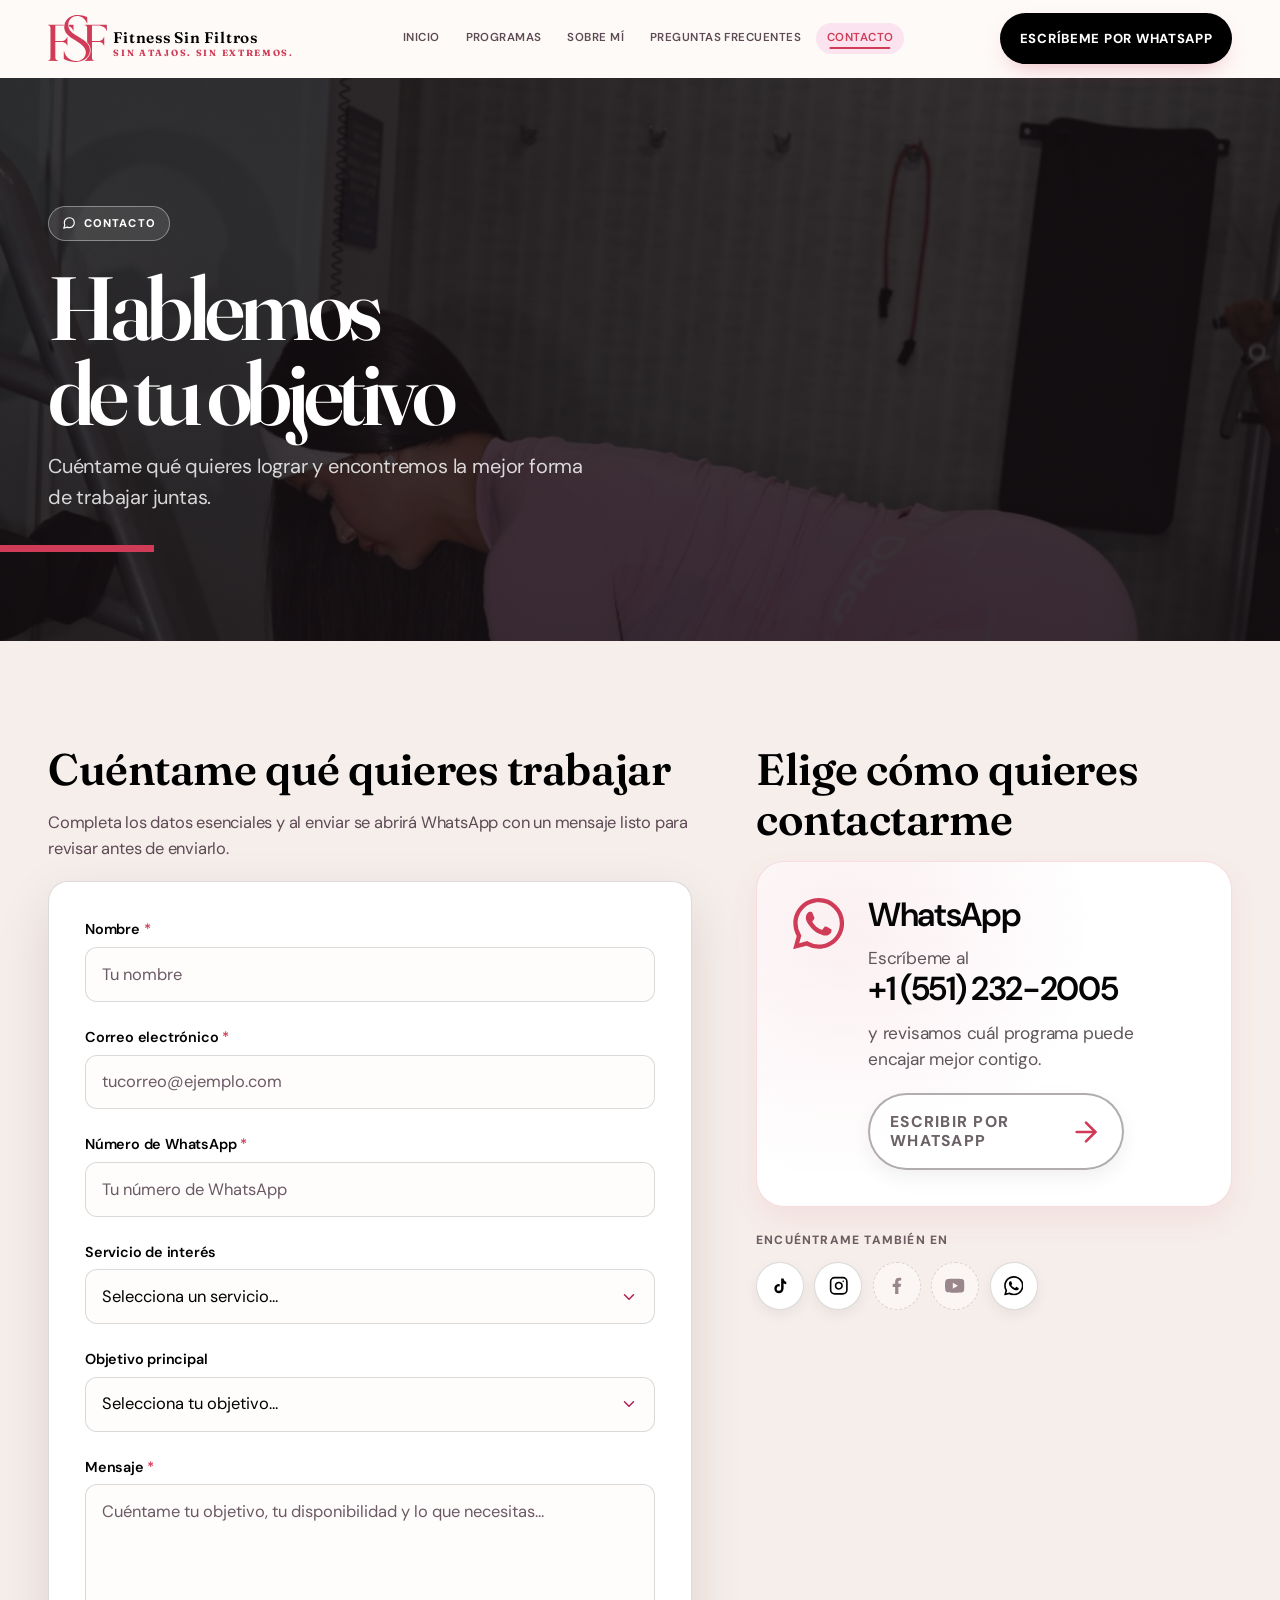
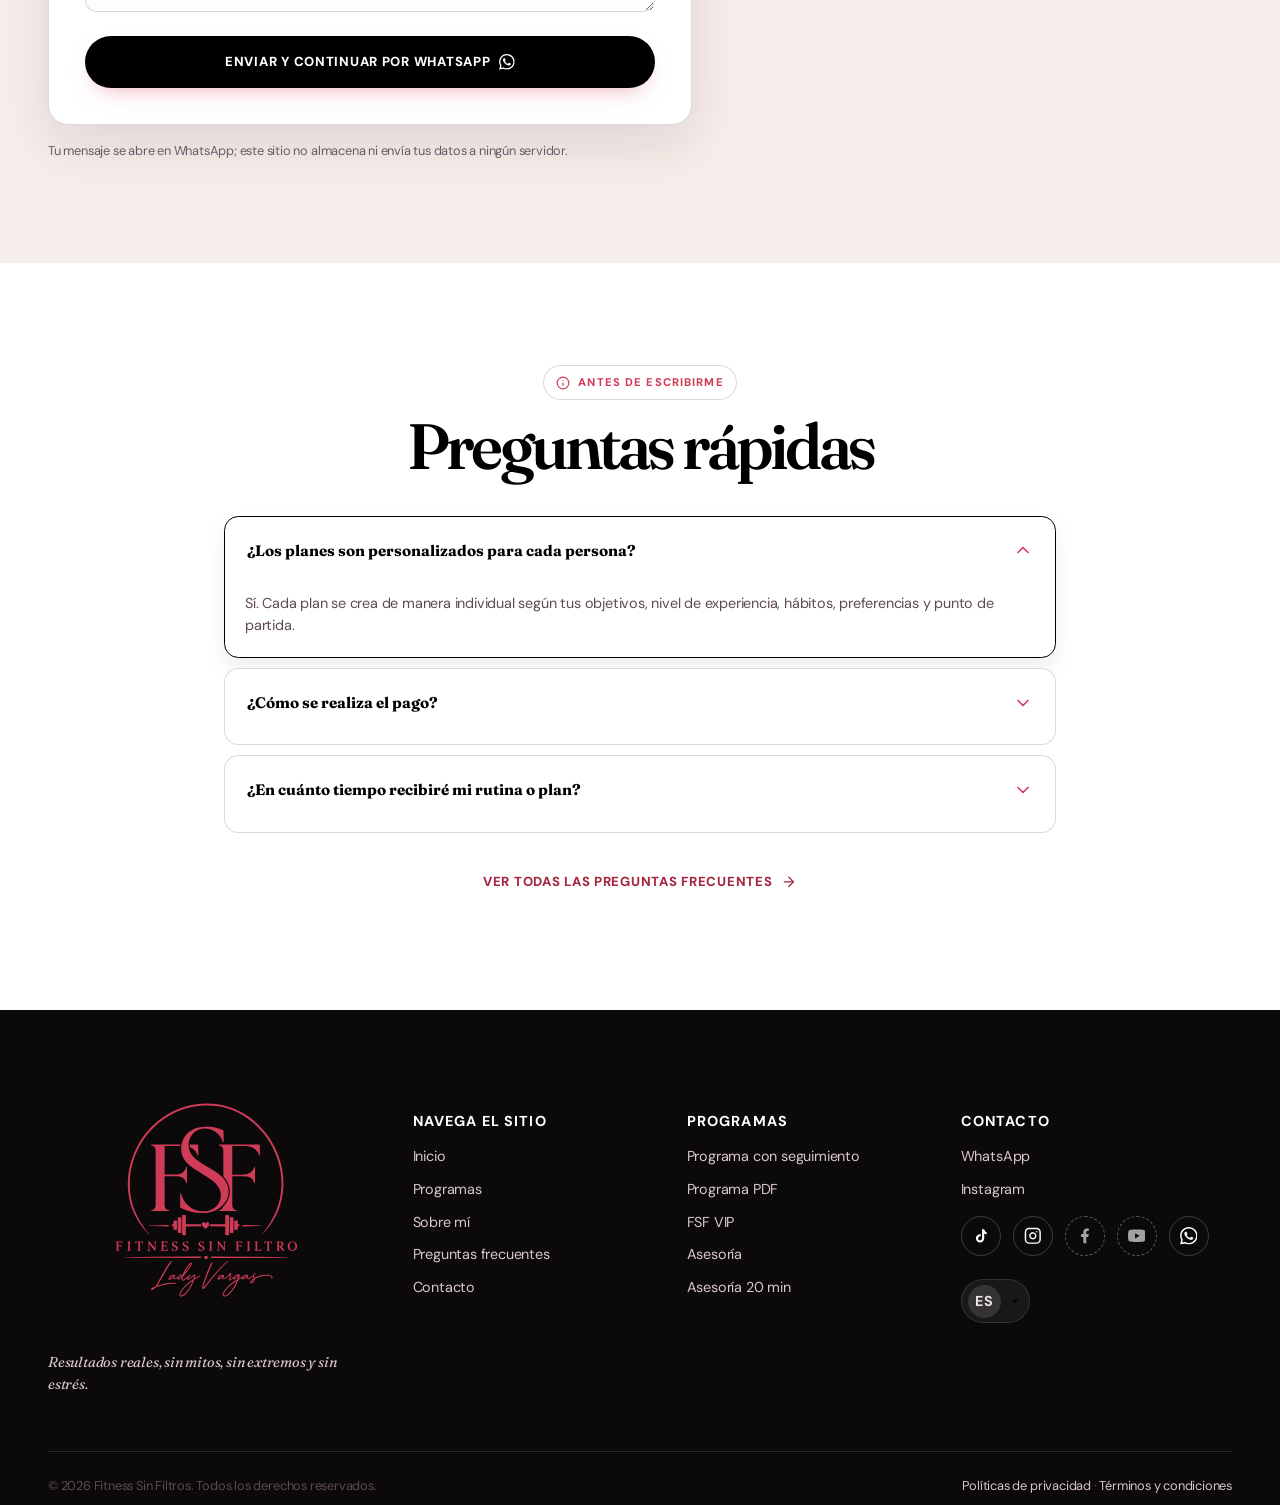
<file: pages/contacto.html>
﻿<!DOCTYPE html>
<html lang="es">
  <head>
    <meta charset="UTF-8" />
    <meta name="viewport" content="width=device-width, initial-scale=1.0" />
    <script>document.documentElement.classList.add("js");</script>
    <script>
      (function () {
        try {
          if (localStorage.getItem("fsf-language") === "en") {
            document.documentElement.lang = "en";
          }
        } catch (e) {}
      })();
    </script>

    <title>FSF · Contacto</title>
    <meta
      name="description"
      content="Cuéntanos tu objetivo y recibe orientación por WhatsApp para elegir el servicio que se adapte a ti. Sin formularios largos ni esperas."
    />
    <meta name="application-name" content="Fitness Sin Filtros" />
    <meta name="theme-color" content="#D23C58" />
    <link rel="icon" type="image/svg+xml" href="../assets/logo/SVG PART/FSF.svg?v=20260827" />
    <link rel="canonical" href="https://fitnesssinfiltros.com/contacto.html" />
    <meta name="author" content="Fitness Sin Filtros" />

    <!-- Open Graph -->
    <meta property="og:type" content="website" />
    <meta property="og:site_name" content="Fitness Sin Filtros" />
    <meta property="og:title" content="FSF · Contacto" />
    <meta
      property="og:description"
      content="Cuéntanos tu objetivo y recibe orientación por WhatsApp para elegir el servicio que se adapte a ti. Sin formularios largos ni esperas."
    />
    <meta property="og:url" content="https://fitnesssinfiltros.com/contacto.html" />
    <meta property="og:image" content="https://fitnesssinfiltros.com/assets/og.jpg" />
    <meta property="og:locale" content="es_EC" />
    <meta name="twitter:card" content="summary_large_image" />

    <link rel="preconnect" href="https://fonts.googleapis.com" />
    <link rel="preconnect" href="https://fonts.gstatic.com" crossorigin />
    <link
      href="https://fonts.googleapis.com/css2?family=DM+Sans:wght@400;500;600;700&family=Fraunces:ital,wght@0,600;1,600&display=swap"
      rel="stylesheet"
    />

    <link rel="stylesheet" href="../css/variables.css" />
    <link rel="stylesheet" href="../css/reset.css" />
    <link rel="stylesheet" href="../css/style.css" />
    <link rel="stylesheet" href="../css/components.css" />
    <link rel="stylesheet" href="../css/responsive.css" />
    <link rel="stylesheet" href="../css/editorial-overhaul.css" />
    <link rel="stylesheet" href="../css/i18n.css" />
  </head>

  <body>
    <a class="skip-link" href="#contenido">Saltar al contenido principal</a>

    <svg class="icon-sprite" xmlns="http://www.w3.org/2000/svg" aria-hidden="true">
      <symbol id="icon-dumbbell" viewBox="0 0 24 24" fill="none" stroke="currentColor" stroke-width="2" stroke-linecap="round" stroke-linejoin="round">
        <path d="M6.5 6.5v11M17.5 6.5v11M3 9.5v5M21 9.5v5M6.5 12h11" />
      </symbol>
      <symbol id="icon-heart" viewBox="0 0 24 24" fill="none" stroke="currentColor" stroke-width="2" stroke-linecap="round" stroke-linejoin="round">
        <path d="M20.84 4.61a5.5 5.5 0 0 0-7.78 0L12 5.67l-1.06-1.06a5.5 5.5 0 0 0-7.78 7.78l1.06 1.06L12 21.23l7.78-7.78 1.06-1.06a5.5 5.5 0 0 0 0-7.78z" />
      </symbol>
      <symbol id="icon-heart-fill" viewBox="0 0 24 24" fill="currentColor">
        <path d="M12 21.35l-1.45-1.32C5.4 15.36 2 12.28 2 8.5 2 5.42 4.42 3 7.5 3c1.74 0 3.41.81 4.5 2.09C13.09 3.81 14.76 3 16.5 3 19.58 3 22 5.42 22 8.5c0 3.78-3.4 6.86-8.55 11.54L12 21.35z" />
      </symbol>
      <symbol id="icon-check" viewBox="0 0 24 24" fill="none" stroke="currentColor" stroke-width="2" stroke-linecap="round" stroke-linejoin="round">
        <polyline points="20 6 9 17 4 12" />
      </symbol>
      <symbol id="icon-check-circle" viewBox="0 0 24 24" fill="none" stroke="currentColor" stroke-width="2" stroke-linecap="round" stroke-linejoin="round">
        <path d="M22 11.08V12a10 10 0 1 1-5.93-9.14" />
        <polyline points="22 4 12 14.01 9 11.01" />
      </symbol>
      <symbol id="icon-arrow-right" viewBox="0 0 24 24" fill="none" stroke="currentColor" stroke-width="2" stroke-linecap="round" stroke-linejoin="round">
        <line x1="5" y1="12" x2="19" y2="12" />
        <polyline points="12 5 19 12 12 19" />
      </symbol>
      <symbol id="icon-arrow-up" viewBox="0 0 24 24" fill="none" stroke="currentColor" stroke-width="2" stroke-linecap="round" stroke-linejoin="round">
        <line x1="12" y1="19" x2="12" y2="5" />
        <polyline points="5 12 12 5 19 12" />
      </symbol>
      <symbol id="icon-menu" viewBox="0 0 24 24" fill="none" stroke="currentColor" stroke-width="2" stroke-linecap="round" stroke-linejoin="round">
        <line x1="3" y1="6" x2="21" y2="6" />
        <line x1="3" y1="12" x2="21" y2="12" />
        <line x1="3" y1="18" x2="21" y2="18" />
      </symbol>
      <symbol id="icon-close" viewBox="0 0 24 24" fill="none" stroke="currentColor" stroke-width="2" stroke-linecap="round" stroke-linejoin="round">
        <line x1="18" y1="6" x2="6" y2="18" />
        <line x1="6" y1="6" x2="18" y2="18" />
      </symbol>
      <symbol id="icon-whatsapp" viewBox="0 0 24 24" fill="currentColor">
        <path d="M17.472 14.382c-.297-.149-1.758-.867-2.03-.967-.273-.099-.471-.148-.67.15-.197.297-.767.966-.94 1.164-.173.199-.347.223-.644.075-.297-.15-1.255-.463-2.39-1.475-.883-.788-1.48-1.761-1.653-2.059-.173-.297-.018-.458.13-.606.134-.133.298-.347.446-.52.149-.174.198-.298.298-.497.099-.198.05-.371-.025-.52-.075-.149-.669-1.612-.916-2.207-.242-.579-.487-.5-.669-.51-.173-.008-.371-.01-.57-.01-.198 0-.52.074-.792.372-.272.297-1.04 1.016-1.04 2.479 0 1.462 1.065 2.875 1.213 3.074.149.198 2.096 3.2 5.077 4.487.709.306 1.262.489 1.694.625.712.227 1.36.195 1.871.118.571-.085 1.758-.719 2.006-1.413.248-.694.248-1.289.173-1.413-.074-.124-.272-.198-.57-.347m-5.421 7.403h-.004a9.87 9.87 0 0 1-5.031-1.378l-.361-.214-3.741.982.998-3.648-.235-.374a9.86 9.86 0 0 1-1.51-5.26c.001-5.45 4.436-9.884 9.888-9.884 2.64 0 5.122 1.03 6.988 2.898a9.825 9.825 0 0 1 2.893 6.994c-.003 5.45-4.437 9.884-9.885 9.884m8.413-18.297A11.815 11.815 0 0 0 12.05 0C5.495 0 .16 5.335.157 11.892c0 2.096.547 4.142 1.588 5.945L.057 24l6.305-1.654a11.882 11.882 0 0 0 5.683 1.448h.005c6.554 0 11.89-5.335 11.893-11.893a11.821 11.821 0 0 0-3.48-8.413z" />
      </symbol>
      <symbol id="icon-instagram" viewBox="0 0 24 24" fill="none" stroke="currentColor" stroke-width="2" stroke-linecap="round" stroke-linejoin="round">
        <rect x="2" y="2" width="20" height="20" rx="5" ry="5" />
        <path d="M16 11.37A4 4 0 1 1 12.63 8 4 4 0 0 1 16 11.37z" />
        <line x1="17.5" y1="6.5" x2="17.51" y2="6.5" />
      </symbol>
      <symbol id="icon-facebook" viewBox="0 0 24 24" fill="currentColor">
        <path d="M14 13.5h2.5l1-4H14v-2c0-1.03 0-2 2-2h1.5V2.14c-.326-.043-1.557-.14-2.857-.14C11.928 2 10 3.657 10 6.7v2.8H7v4h3V22h4v-8.5z" />
      </symbol>
      <symbol id="icon-tiktok" viewBox="0 0 24 24" fill="currentColor">
        <path d="M16.7 3c.3 2.1 1.5 3.6 3.3 4.1v3.1a8.2 8.2 0 0 1-3.3-1.2v6.5a5.7 5.7 0 1 1-5.7-5.7c.3 0 .6 0 .9.1V13a2.7 2.7 0 1 0 1.8 2.5V3h3z" />
      </symbol>
      <symbol id="icon-youtube" viewBox="0 0 24 24" fill="currentColor">
        <path d="M23.5 6.2a3 3 0 0 0-2.1-2.1C19.5 3.5 12 3.5 12 3.5s-7.5 0-9.4.6A3 3 0 0 0 .5 6.2 31.3 31.3 0 0 0 0 12a31.3 31.3 0 0 0 .5 5.8 3 3 0 0 0 2.1 2.1c1.9.6 9.4.6 9.4.6s7.5 0 9.4-.6a3 3 0 0 0 2.1-2.1A31.3 31.3 0 0 0 24 12a31.3 31.3 0 0 0-.5-5.8zM9.6 15.6V8.4l6.3 3.6-6.3 3.6z" />
      </symbol>
      <symbol id="icon-file-text" viewBox="0 0 24 24" fill="none" stroke="currentColor" stroke-width="2" stroke-linecap="round" stroke-linejoin="round">
        <path d="M14 2H6a2 2 0 0 0-2 2v16a2 2 0 0 0 2 2h12a2 2 0 0 0 2-2V8z" />
        <polyline points="14 2 14 8 20 8" />
        <line x1="16" y1="13" x2="8" y2="13" />
        <line x1="16" y1="17" x2="8" y2="17" />
        <polyline points="10 9 9 9 8 9" />
      </symbol>
      <symbol id="icon-apple" viewBox="0 0 24 24" fill="none" stroke="currentColor" stroke-width="2" stroke-linecap="round" stroke-linejoin="round">
        <path d="M12 20.94c1.5 0 2.75 1.06 4 1.06 3 0 6-8 6-12.22A4.91 4.91 0 0 0 17 5c-2.22 0-4 1.44-5 2-1-.56-2.78-2-5-2a4.9 4.9 0 0 0-5 4.78C2 14 5 22 8 22c1.25 0 2.5-1.06 4-1.06z" />
        <path d="M10 2c1 .5 2 2 2 5" />
      </symbol>
      <symbol id="icon-users" viewBox="0 0 24 24" fill="none" stroke="currentColor" stroke-width="2" stroke-linecap="round" stroke-linejoin="round">
        <path d="M17 21v-2a4 4 0 0 0-4-4H5a4 4 0 0 0-4 4v2" />
        <circle cx="9" cy="7" r="4" />
        <path d="M23 21v-2a4 4 0 0 0-3-3.87" />
        <path d="M16 3.13a4 4 0 0 1 0 7.75" />
      </symbol>
      <symbol id="icon-message-circle" viewBox="0 0 24 24" fill="none" stroke="currentColor" stroke-width="2" stroke-linecap="round" stroke-linejoin="round">
        <path d="M21 11.5a8.38 8.38 0 0 1-.9 3.8 8.5 8.5 0 0 1-7.6 4.7 8.38 8.38 0 0 1-3.8-.9L3 21l1.9-5.7a8.38 8.38 0 0 1-.9-3.8 8.5 8.5 0 0 1 4.7-7.6 8.38 8.38 0 0 1 3.8-.9h.5a8.48 8.48 0 0 1 8 8v.5z" />
      </symbol>
      <symbol id="icon-target" viewBox="0 0 24 24" fill="none" stroke="currentColor" stroke-width="2" stroke-linecap="round" stroke-linejoin="round">
        <circle cx="12" cy="12" r="10" />
        <circle cx="12" cy="12" r="6" />
        <circle cx="12" cy="12" r="2" />
      </symbol>
      <symbol id="icon-activity" viewBox="0 0 24 24" fill="none" stroke="currentColor" stroke-width="2" stroke-linecap="round" stroke-linejoin="round">
        <polyline points="22 12 18 12 15 21 9 3 6 12 2 12" />
      </symbol>
      <symbol id="icon-shield" viewBox="0 0 24 24" fill="none" stroke="currentColor" stroke-width="2" stroke-linecap="round" stroke-linejoin="round">
        <path d="M12 22s8-4 8-10V5l-8-3-8 3v7c0 6 8 10 8 10z" />
      </symbol>
      <symbol id="icon-mail" viewBox="0 0 24 24" fill="none" stroke="currentColor" stroke-width="2" stroke-linecap="round" stroke-linejoin="round">
        <path d="M4 4h16c1.1 0 2 .9 2 2v12c0 1.1-.9 2-2 2H4c-1.1 0-2-.9-2-2V6c0-1.1.9-2 2-2z" />
        <polyline points="22,6 12,13 2,6" />
      </symbol>
      <symbol id="icon-phone" viewBox="0 0 24 24" fill="none" stroke="currentColor" stroke-width="2" stroke-linecap="round" stroke-linejoin="round">
        <path d="M22 16.92v3a2 2 0 0 1-2.18 2 19.79 19.79 0 0 1-8.63-3.07 19.5 19.5 0 0 1-6-6 19.79 19.79 0 0 1-3.07-8.67A2 2 0 0 1 4.11 2h3a2 2 0 0 1 2 1.72c.127.96.361 1.903.7 2.81a2 2 0 0 1-.45 2.11L8.09 9.91a16 16 0 0 0 6 6l1.27-1.27a2 2 0 0 1 2.11-.45c.907.339 1.85.573 2.81.7A2 2 0 0 1 22 16.92z" />
      </symbol>
      <symbol id="icon-calendar" viewBox="0 0 24 24" fill="none" stroke="currentColor" stroke-width="2" stroke-linecap="round" stroke-linejoin="round">
        <rect x="3" y="4" width="18" height="18" rx="2" />
        <line x1="16" y1="2" x2="16" y2="6" />
        <line x1="8" y1="2" x2="8" y2="6" />
        <line x1="3" y1="10" x2="21" y2="10" />
      </symbol>
      <symbol id="icon-quote" viewBox="0 0 24 24" fill="currentColor">
        <path d="M10 7H6a2 2 0 0 0-2 2v4a2 2 0 0 0 2 2h2v2H6v2h4a2 2 0 0 0 2-2V9a2 2 0 0 0-2-2z" />
        <path d="M20 7h-4a2 2 0 0 0-2 2v4a2 2 0 0 0 2 2h2v2h-2v2h4a2 2 0 0 0 2-2V9a2 2 0 0 0-2-2z" />
      </symbol>
      <symbol id="icon-info" viewBox="0 0 24 24" fill="none" stroke="currentColor" stroke-width="2" stroke-linecap="round" stroke-linejoin="round">
        <circle cx="12" cy="12" r="10" />
        <line x1="12" y1="16" x2="12" y2="12" />
        <line x1="12" y1="8" x2="12.01" y2="8" />
      </symbol>
      <symbol id="icon-chevron-down" viewBox="0 0 24 24" fill="none" stroke="currentColor" stroke-width="2" stroke-linecap="round" stroke-linejoin="round">
        <polyline points="6 9 12 15 18 9" />
      </symbol>
      <symbol id="icon-star" viewBox="0 0 24 24" fill="none" stroke="currentColor" stroke-width="2" stroke-linecap="round" stroke-linejoin="round">
        <polygon points="12 2 15.09 8.26 22 9.27 17 14.14 18.18 21.02 12 17.77 5.82 21.02 7 14.14 2 9.27 8.91 8.26 12 2" />
      </symbol>
      <symbol id="icon-lock" viewBox="0 0 24 24" fill="none" stroke="currentColor" stroke-width="2" stroke-linecap="round" stroke-linejoin="round">
        <rect x="3" y="11" width="18" height="11" rx="2" />
        <path d="M7 11V7a5 5 0 0 1 10 0v4" />
      </symbol>
      <symbol id="icon-clock" viewBox="0 0 24 24" fill="none" stroke="currentColor" stroke-width="2" stroke-linecap="round" stroke-linejoin="round">
        <circle cx="12" cy="12" r="10" />
        <polyline points="12 6 12 12 16 14" />
      </symbol>
      <symbol id="icon-pencil" viewBox="0 0 24 24" fill="none" stroke="currentColor" stroke-width="2" stroke-linecap="round" stroke-linejoin="round">
        <path d="M12 20h9" />
        <path d="M16.5 3.5a2.121 2.121 0 0 1 3 3L7 19l-4 1 1-4L16.5 3.5z" />
      </symbol>
      <symbol id="icon-pin" viewBox="0 0 24 24" fill="none" stroke="currentColor" stroke-width="2" stroke-linecap="round" stroke-linejoin="round">
        <path d="M21 10c0 7-9 13-9 13s-9-6-9-13a9 9 0 0 1 18 0z" />
        <circle cx="12" cy="10" r="3" />
      </symbol>
    </svg>

    <header class="site-header">
      <div class="container header-inner">
        <a class="brand" href="../index.html" aria-label="Fitness Sin Filtros, página de inicio">
          <img class="brand-logo" src="../assets/logo/SVG PART/FSF.svg" alt="Fitness Sin Filtros" />
          <span>
            <span class="brand-name">Fitness Sin Filtros</span>
            <span class="brand-subtitle">Sin atajos. Sin extremos.</span>
          </span>
        </a>

        <nav class="main-nav" aria-label="Navegación principal">
          <ul class="nav-list" role="list">
            <li><a class="nav-link" href="../index.html">Inicio</a></li>
            <li><a class="nav-link" href="servicios.html">Programas</a></li>
            <li><a class="nav-link" href="sobre-mi.html">Sobre mí</a></li>
            <li><a class="nav-link" href="preguntas-frecuentes.html">Preguntas frecuentes</a></li>
            <li><a class="nav-link" href="contacto.html" aria-current="page">Contacto</a></li>
          </ul>
        </nav>

        <a class="btn btn-primary nav-cta" data-whatsapp href="#">Escríbeme por WhatsApp</a>

        <button class="menu-toggle" type="button" aria-expanded="false" aria-controls="mobile-menu" aria-label="Abrir menú de navegación">
          <svg class="icon icon-menu" aria-hidden="true"><use href="#icon-menu"></use></svg>
          <svg class="icon icon-close" aria-hidden="true"><use href="#icon-close"></use></svg>
        </button>
      </div>
    </header>

    <div class="mobile-menu" id="mobile-menu" aria-label="Menú móvil">
      <nav aria-label="Navegación móvil">
        <ul class="nav-list" role="list">
          <li><a class="nav-link" href="../index.html">Inicio</a></li>
          <li><a class="nav-link" href="servicios.html">Programas</a></li>
          <li><a class="nav-link" href="sobre-mi.html">Sobre mí</a></li>
          <li><a class="nav-link" href="preguntas-frecuentes.html">Preguntas frecuentes</a></li>
          <li><a class="nav-link" href="contacto.html" aria-current="page">Contacto</a></li>
        </ul>
        <div class="nav-cta-wrap">
          <a class="btn btn-primary btn-block" data-whatsapp href="#">Escríbeme por WhatsApp</a>
        </div>
      </nav>
    </div>

    <main id="contenido">
      <section class="sub-hero sub-hero--photo sub-hero--photo-deadlift" aria-labelledby="contacto-titulo">
        <div class="container">
          <p class="eyebrow">
            <svg class="icon" aria-hidden="true"><use href="#icon-message-circle"></use></svg>
            Contacto
          </p>
          <h1 id="contacto-titulo">Hablemos de tu objetivo</h1>
          <p>
            Cuéntame qué quieres lograr y encontremos la mejor forma de trabajar juntas.
          </p>
        </div>
      </section>

      <section class="section" aria-label="Formulario de contacto">
        <div class="container">
          <div class="contact-grid">
            <!-- =========================================================
                 FORMULARIO DE CONTACTO
                 Sin backend: al enviar se valida y se abre WhatsApp con
                 la información escrita (ver js/main.js).
                 ========================================================= -->
            <div class="reveal">
              <h2>Cuéntame qué quieres trabajar</h2>
              <p class="contact-form-intro">
                Completa los datos esenciales y al enviar se abrirá WhatsApp con un mensaje listo
                para revisar antes de enviarlo.
              </p>

              <form class="form" data-contact-form novalidate>
                <div class="form-group">
                  <label for="contact-name">
                    Nombre <span class="required" aria-hidden="true">*</span>
                  </label>
                  <input
                    class="form-control"
                    type="text"
                    id="contact-name"
                    name="name"
                    autocomplete="name"
                    placeholder="Tu nombre"
                    required
                  />
                  <p class="field-error" id="contact-name-error" role="alert"></p>
                </div>

                <div class="form-group">
                  <label for="contact-email">
                    Correo electrónico <span class="required" aria-hidden="true">*</span>
                  </label>
                  <input
                    class="form-control"
                    type="email"
                    id="contact-email"
                    name="email"
                    autocomplete="email"
                    placeholder="tucorreo@ejemplo.com"
                    required
                  />
                  <p class="field-error" id="contact-email-error" role="alert"></p>
                </div>

                <div class="form-group">
                  <label for="contact-whatsapp">
                    Número de WhatsApp <span class="required" aria-hidden="true">*</span>
                  </label>
                  <input
                    class="form-control"
                    type="tel"
                    id="contact-whatsapp"
                    name="whatsapp"
                    autocomplete="tel"
                    placeholder="Tu número de WhatsApp"
                    required
                  />
                  <p class="field-error" id="contact-whatsapp-error" role="alert"></p>
                </div>

                <div class="form-group">
                  <label for="contact-service">Servicio de interés</label>
                                    <select class="form-control" id="contact-service" name="service">
                    <option value="" selected disabled>Selecciona un servicio…</option>
                    <option>Alimentación + rutina 8 semanas con seguimiento personalizado</option>
                    <option>Alimentación + rutina 8 semanas sin seguimiento personalizado</option>
                    <option>Membresía FSF VIP</option>
                    <option>Asesoría personalizada (20 minutos)</option>
                  </select>
                  <p class="field-error" id="contact-service-error" role="alert"></p>
                </div>

                <div class="form-group">
                  <label for="contact-goal">Objetivo principal</label>
                  <select class="form-control" id="contact-goal" name="goal">
                    <option value="" selected disabled>Selecciona tu objetivo…</option>
                    <option>Definición</option>
                    <option>Ganar masa muscular</option>
                    <option>Mejorar hábitos alimenticios</option>
                    <option>Aumentar energía</option>
                    <option>Necesito orientación para elegir un plan</option>
                    <option>Otro objetivo</option>
                  </select>
                  <p class="field-error" id="contact-goal-error" role="alert"></p>
                </div>

                <div class="form-group">
                  <label for="contact-message">
                    Mensaje <span class="required" aria-hidden="true">*</span>
                  </label>
                  <textarea
                    class="form-control"
                    id="contact-message"
                    name="message"
                    placeholder="Cuéntame tu objetivo, tu disponibilidad y lo que necesitas…"
                    required
                  ></textarea>
                  <p class="field-error" id="contact-message-error" role="alert"></p>
                </div>

                <div class="form-feedback" role="status" aria-live="polite">
                  <svg class="icon" aria-hidden="true"><use href="#icon-check-circle"></use></svg>
                  <div>
                    <strong class="form-feedback__title" data-feedback-title>¡Gracias!</strong>
                    <p data-feedback-text></p>
                    <a class="btn btn-whatsapp" href="#" data-feedback-action></a>
                  </div>
                </div>

                <button class="btn btn-primary btn-lg" type="submit">
                  Enviar y continuar por WhatsApp
                  <svg class="icon" aria-hidden="true"><use href="#icon-whatsapp"></use></svg>
                </button>
              </form>

              <p class="form-note">
                Tu mensaje se abre en WhatsApp; este sitio no almacena ni envía tus datos a ningún
                servidor.
              </p>
            </div>

            <!-- Datos de contacto -->
            <div class="reveal">
              <h2>Elige cómo quieres contactarme</h2>
              <div class="contact-channels">
                <div class="channel-card channel-card--whatsapp">
                  <svg class="icon" aria-hidden="true"><use href="#icon-whatsapp"></use></svg>
                  <div class="channel-card__body">
                    <strong>WhatsApp</strong>
                    <p>
                      Escríbeme al <strong data-whatsapp-number></strong> y revisamos cuál
                      programa puede encajar mejor contigo.
                    </p>
                  </div>
                  <div class="channel-card__action">
                    <a class="btn btn-secondary" href="#" data-whatsapp data-whatsapp-msg="Hola, quiero orientación para elegir el servicio más adecuado para mi objetivo.">
                      Escribir por WhatsApp
                      <svg class="icon" aria-hidden="true"><use href="#icon-arrow-right"></use></svg>
                    </a>
                  </div>
                </div>

                <div class="channel-card" data-email>
                  <svg class="icon" aria-hidden="true"><use href="#icon-mail"></use></svg>
                  <div>
                    <strong>Correo</strong>
                    <p>Úsalo si prefieres dejar tu consulta o información por escrito.</p>
                    <a class="btn btn-ghost" href="mailto:">Correo electrónico</a>
                  </div>
                </div>

                <div class="channel-card" data-contact-schedule>
                  <svg class="icon" aria-hidden="true"><use href="#icon-clock"></use></svg>
                  <div>
                    <strong>Horarios de atención</strong>
                    <p data-contact-schedule-text>Horario por confirmar por WhatsApp.</p>
                  </div>
                </div>

                <div class="channel-card" data-contact-modality>
                  <svg class="icon" aria-hidden="true"><use href="#icon-pin"></use></svg>
                  <div>
                    <strong>Atención</strong>
                    <p data-contact-modality-text>Atención online y presencial según disponibilidad.</p>
                  </div>
                </div>
              </div>
              <nav class="social-connect social-list social-list--spaced" aria-label="Redes sociales de Fitness Sin Filtros">
                <p class="social-connect__label">Encuéntrame también en</p>
                <div class="social-connect__icons">
                  <span class="social-connect__pending" data-social-pending="tiktok" role="img" aria-label="TikTok: perfil oficial pendiente">
                    <svg class="icon" aria-hidden="true"><use href="#icon-tiktok"></use></svg>
                  </span>
                  <a href="#" data-social="tiktok" aria-label="TikTok de Fitness Sin Filtros">
                    <svg class="icon" aria-hidden="true"><use href="#icon-tiktok"></use></svg>
                  </a>
                  <span class="social-connect__pending" data-social-pending="instagram" role="img" aria-label="Instagram: perfil oficial pendiente">
                    <svg class="icon" aria-hidden="true"><use href="#icon-instagram"></use></svg>
                  </span>
                <a href="#" data-social="instagram" aria-label="Instagram de Fitness Sin Filtros">
                  <svg class="icon" aria-hidden="true"><use href="#icon-instagram"></use></svg>
                </a>
                  <span class="social-connect__pending" data-social-pending="facebook" role="img" aria-label="Facebook: perfil oficial pendiente">
                    <svg class="icon" aria-hidden="true"><use href="#icon-facebook"></use></svg>
                  </span>
                <a href="#" data-social="facebook" aria-label="Facebook de Fitness Sin Filtros">
                  <svg class="icon" aria-hidden="true"><use href="#icon-facebook"></use></svg>
                </a>
                  <span class="social-connect__pending" data-social-pending="youtube" role="img" aria-label="YouTube: perfil oficial pendiente">
                    <svg class="icon" aria-hidden="true"><use href="#icon-youtube"></use></svg>
                  </span>
                  <a href="#" data-social="youtube" aria-label="YouTube de Fitness Sin Filtros">
                    <svg class="icon" aria-hidden="true"><use href="#icon-youtube"></use></svg>
                  </a>
                  <a href="#" data-whatsapp data-whatsapp-msg="Hola, quiero orientación para elegir el servicio más adecuado para mi objetivo." aria-label="WhatsApp de Fitness Sin Filtros">
                    <svg class="icon" aria-hidden="true"><use href="#icon-whatsapp"></use></svg>
                  </a>
                </div>
              </nav>
            </div>
          </div>
        </div>
      </section>

      <section class="section section-alt" aria-labelledby="faq-mini-titulo">
        <div class="container container-narrow">
          <div class="section-head reveal">
            <p class="eyebrow">
              <svg class="icon" aria-hidden="true"><use href="#icon-info"></use></svg>
              Antes de escribirme
            </p>
            <h2 id="faq-mini-titulo">Preguntas rápidas</h2>
          </div>

          <div class="faq-list reveal">
            <div class="faq-item is-open">
              <h3>
                <button class="faq-question" type="button" aria-expanded="true" aria-controls="contact-faq-1">
                  ¿Los planes son personalizados para cada persona?
                  <svg class="chevron" aria-hidden="true"><use href="#icon-chevron-down"></use></svg>
                </button>
              </h3>
              <div class="faq-answer" id="contact-faq-1">
                <p>
                  Sí. Cada plan se crea de manera individual según tus objetivos, nivel
                  de experiencia, hábitos, preferencias y punto de partida.
                </p>
              </div>
            </div>
            <div class="faq-item">
              <h3>
                <button class="faq-question" type="button" aria-expanded="false" aria-controls="contact-faq-2">
                  ¿Cómo se realiza el pago?
                  <svg class="chevron" aria-hidden="true"><use href="#icon-chevron-down"></use></svg>
                </button>
              </h3>
              <div class="faq-answer" id="contact-faq-2">
                <p>
                  El pago se realiza antes de iniciar el servicio mediante los métodos
                  de pago disponibles al momento de contratar.
                </p>
              </div>
            </div>
            <div class="faq-item">
              <h3>
                <button class="faq-question" type="button" aria-expanded="false" aria-controls="contact-faq-3">
                  ¿En cuánto tiempo recibiré mi rutina o plan?
                  <svg class="chevron" aria-hidden="true"><use href="#icon-chevron-down"></use></svg>
                </button>
              </h3>
              <div class="faq-answer" id="contact-faq-3">
                <p>
                  Una vez completado el formulario, enviada la información requerida y
                  confirmado el pago, tu plan será preparado dentro del tiempo
                  establecido para tu servicio.
                </p>
              </div>
            </div>
          </div>

          <p class="center-cta">
            <a class="btn btn-ghost" href="preguntas-frecuentes.html">
              Ver todas las preguntas frecuentes
              <svg class="icon" aria-hidden="true"><use href="#icon-arrow-right"></use></svg>
            </a>
          </p>
        </div>
      </section>
    </main>

    <footer class="site-footer">
      <div class="container">
        <div class="footer-grid">
          <div class="footer-brand footer-col">
            <a class="brand" href="../index.html" aria-label="Fitness Sin Filtros, página de inicio">
              <img class="brand-logo" src="../assets/logo/SVG PART/Logocompleto.svg" alt="Fitness Sin Filtros" />
            </a>
            <p class="footer-claim">Resultados reales, sin mitos, sin extremos y sin estrés.</p>
          </div>

          <div class="footer-col">
            <h4>Navega el sitio</h4>
            <ul class="footer-list" role="list">
              <li><a href="../index.html#inicio">Inicio</a></li>
              <li><a href="servicios.html">Programas</a></li>
              <li><a href="sobre-mi.html">Sobre mí</a></li>
              <li><a href="preguntas-frecuentes.html">Preguntas frecuentes</a></li>
              <li><a href="contacto.html">Contacto</a></li>
            </ul>
          </div>

          <div class="footer-col">
            <h4>Programas</h4>
            <ul class="footer-list" role="list">
              <li><a href="servicios.html#programa-8-semanas-seguimiento">Programa con seguimiento</a></li>
              <li><a href="servicios.html#programa-8-semanas-pdf">Programa PDF</a></li>
              <li><a href="servicios.html#fsf-vip">FSF VIP</a></li>
              <li><a href="servicios.html#asesoria">Asesoría</a></li>
              <li><a href="servicios.html#asesoria">Asesoría 20 min</a></li>
            </ul>
          </div>

          <div class="footer-col">
            <h4>Contacto</h4>
            <ul class="footer-list" role="list">
              <li><a href="#" data-whatsapp data-whatsapp-msg="Hola, quiero orientación para elegir el servicio más adecuado para mi objetivo.">WhatsApp</a></li>
              <li data-email>
                <a href="mailto:">Correo electrónico</a>
              </li>
              <li data-social="instagram">
                <a href="#">Instagram</a>
              </li>
              <li data-social="facebook">
                <a href="#">Facebook</a>
              </li>
            </ul>
            <div class="social-list">
              <span class="social-footer-pending" data-social-pending="tiktok" role="img" aria-label="TikTok: perfil oficial pendiente">
                <svg class="icon" aria-hidden="true"><use href="#icon-tiktok"></use></svg>
              </span>
              <a href="#" data-social="tiktok" aria-label="TikTok de Fitness Sin Filtros">
                <svg class="icon" aria-hidden="true"><use href="#icon-tiktok"></use></svg>
              </a>
              <span class="social-footer-pending" data-social-pending="instagram" role="img" aria-label="Instagram: perfil oficial pendiente">
                <svg class="icon" aria-hidden="true"><use href="#icon-instagram"></use></svg>
              </span>
              <a href="#" data-social="instagram" aria-label="Instagram de Fitness Sin Filtros">
                <svg class="icon" aria-hidden="true"><use href="#icon-instagram"></use></svg>
              </a>
              <span class="social-footer-pending" data-social-pending="facebook" role="img" aria-label="Facebook: perfil oficial pendiente">
                <svg class="icon" aria-hidden="true"><use href="#icon-facebook"></use></svg>
              </span>
              <a href="#" data-social="facebook" aria-label="Facebook de Fitness Sin Filtros">
                <svg class="icon" aria-hidden="true"><use href="#icon-facebook"></use></svg>
              </a>
              <span class="social-footer-pending" data-social-pending="youtube" role="img" aria-label="YouTube: perfil oficial pendiente">
                <svg class="icon" aria-hidden="true"><use href="#icon-youtube"></use></svg>
              </span>
              <a href="#" data-social="youtube" aria-label="YouTube de Fitness Sin Filtros">
                <svg class="icon" aria-hidden="true"><use href="#icon-youtube"></use></svg>
              </a>
              <a href="#" data-whatsapp data-whatsapp-msg="Hola, quiero orientación para elegir el servicio más adecuado para mi objetivo." aria-label="WhatsApp de Fitness Sin Filtros">
                <svg class="icon" aria-hidden="true"><use href="#icon-whatsapp"></use></svg>
              </a>
            </div>
            <div class="language-menu language-menu--footer" data-language-menu data-translate="none" aria-label="Idiomas">
              <button class="language-pill" type="button" aria-label="Seleccionar idioma" aria-haspopup="listbox" aria-expanded="false" data-language-trigger>
                <span class="language-pill__flag" data-language-current aria-hidden="true">ES</span>
                <span data-language-label>ES</span>
                <svg viewBox="0 0 24 24" aria-hidden="true">
                  <path d="M7 10l5 5 5-5" />
                </svg>
              </button>
              <div class="language-options" role="listbox" aria-label="Idiomas" data-language-options>
                <button type="button" role="option" data-language-option="es" aria-selected="true">ES <span>Español</span></button>
                <button type="button" role="option" data-language-option="en" aria-selected="false">EN <span>English</span></button>
              </div>
            </div>
          </div>
        </div>

        <div class="footer-bottom">
          <p>© <span data-year>2026</span> Fitness Sin Filtros. Todos los derechos reservados.</p>
          <p>
            <a href="politicas.html#privacidad" data-legal>Políticas de privacidad</a>
            <span aria-hidden="true"> · </span>
            <a href="politicas.html#terminos" data-legal>Términos y condiciones</a>
          </p>
        </div>
      </div>
    </footer>

    <button class="back-to-top" type="button" aria-label="Volver arriba">
      <svg class="icon" aria-hidden="true"><use href="#icon-arrow-up"></use></svg>
    </button>

    <div class="modal" id="confirmation-modal" aria-hidden="true" aria-label="Confirmación">
      <div class="modal__dialog" role="dialog" aria-modal="true" aria-labelledby="modal-title" aria-describedby="modal-subtitle">
        <div class="modal__head">
          <div>
            <svg class="icon" aria-hidden="true"><use href="#icon-check-circle"></use></svg>
          </div>
          <button class="modal__close" type="button" data-modal-close aria-label="Cerrar">
            <svg class="icon" aria-hidden="true"><use href="#icon-close"></use></svg>
          </button>
        </div>
        <h3 class="modal__title" id="modal-title">Tu mensaje está listo</h3>
        <p class="modal__subtitle" id="modal-subtitle">
          Revisa el resumen antes de abrir WhatsApp. Ningún dato se envía ni se almacena en un servidor.
        </p>
        <div class="modal__preview" data-modal-preview aria-live="polite"></div>
        <div class="modal__actions">
          <a class="btn btn-whatsapp btn-block" href="#" data-modal-whatsapp target="_blank" rel="noopener noreferrer">
            Continuar en WhatsApp
            <svg class="icon" aria-hidden="true"><use href="#icon-whatsapp"></use></svg>
          </a>
          <button class="btn btn-ghost btn-block" type="button" data-modal-cancel>Cancelar</button>
        </div>
      </div>
    </div>

    <!-- Modal de documentos legales (Políticas / Términos) -->
    <div class="modal modal--legal" id="legal-modal" aria-hidden="true" aria-label="Documentos legales">
      <div class="modal__dialog" role="dialog" aria-modal="true" aria-labelledby="legal-modal-title">
        <div class="modal__head">
          <div>
            <svg class="icon" aria-hidden="true"><use href="#icon-lock"></use></svg>
          </div>
          <button class="modal__close" type="button" data-legal-close aria-label="Cerrar">
            <svg class="icon" aria-hidden="true"><use href="#icon-close"></use></svg>
          </button>
        </div>
        <h3 class="modal__title" id="legal-modal-title">Políticas de privacidad · Términos y condiciones</h3>
        <div class="legal modal__legal-body" data-legal-body></div>
      </div>
    </div>

    <script src="../js/config.js"></script>
    <script src="../js/legal-content.js"></script>
    <script src="../js/translations.js"></script>
    <script src="../js/i18n.js"></script>
    <script src="../js/menu.js"></script>
    <script src="../js/faq.js"></script>
    <script src="../js/main.js"></script>
  </body>
</html>
</file>
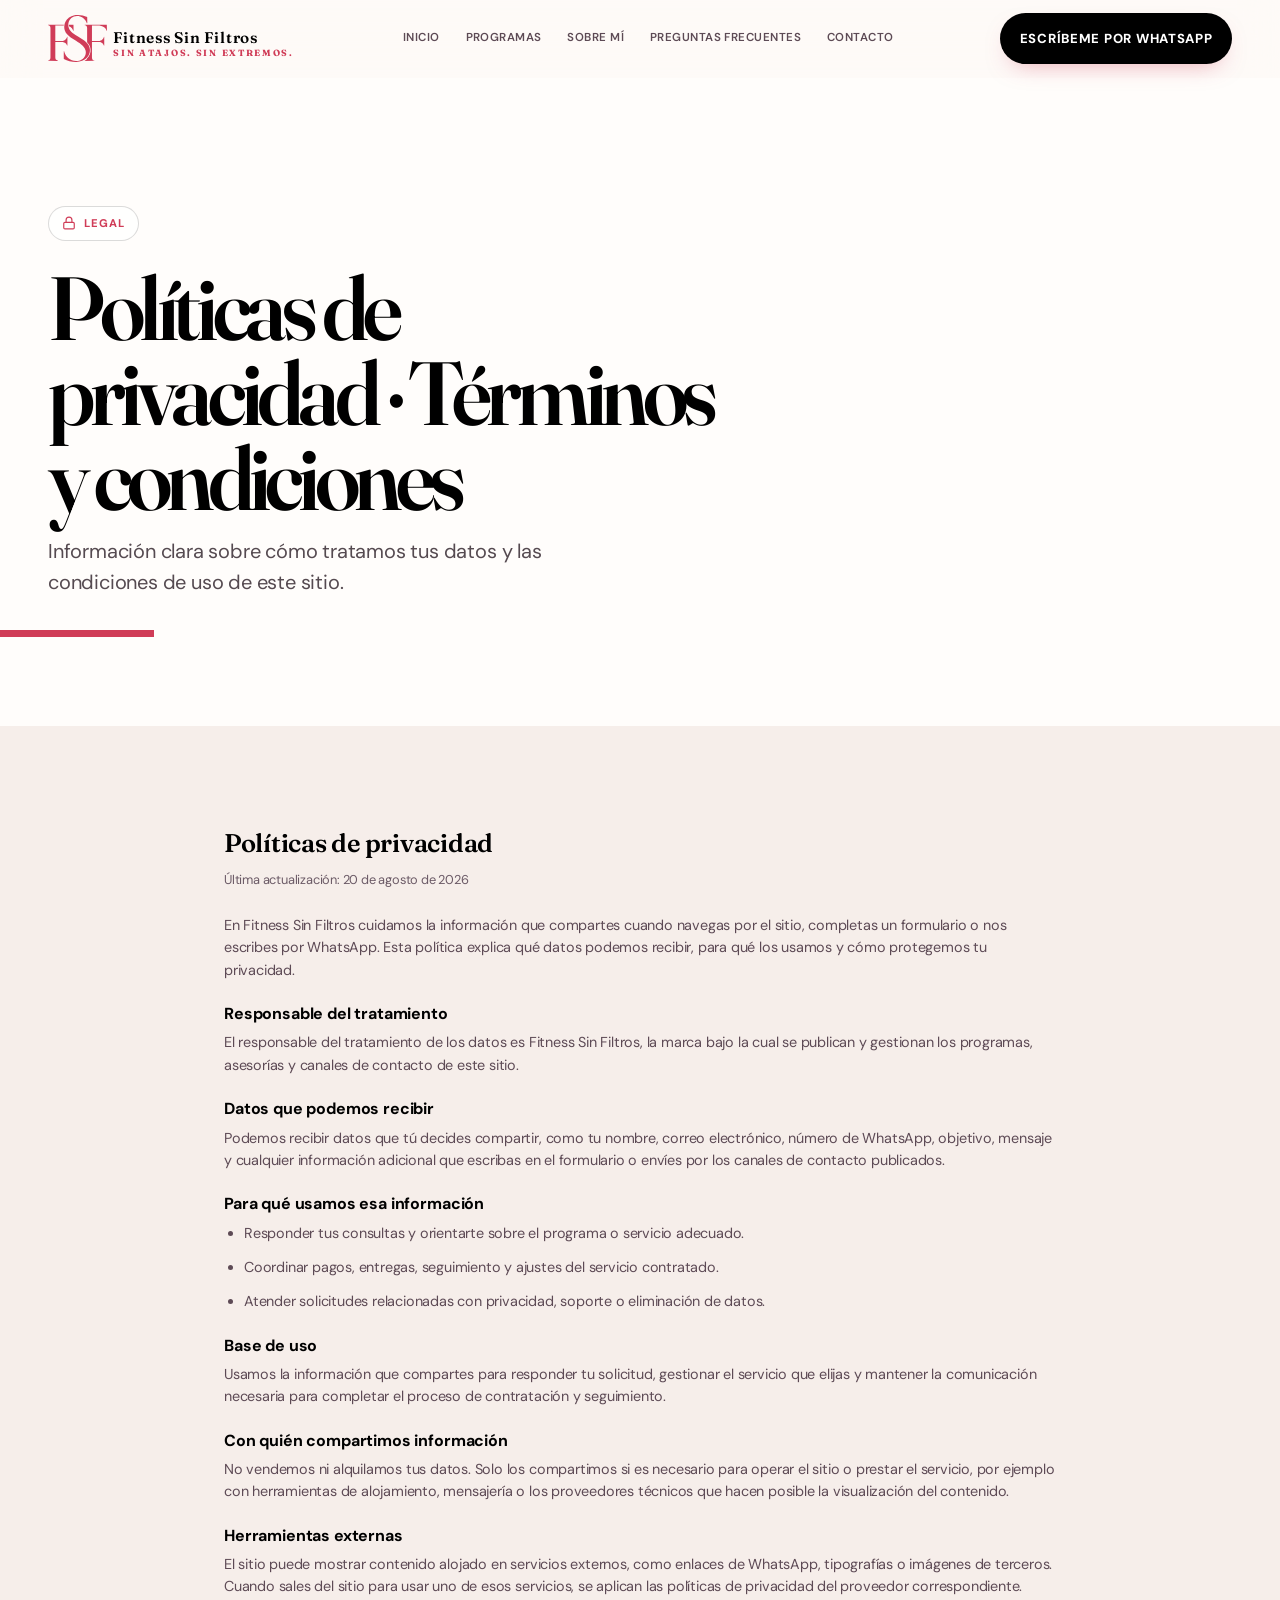
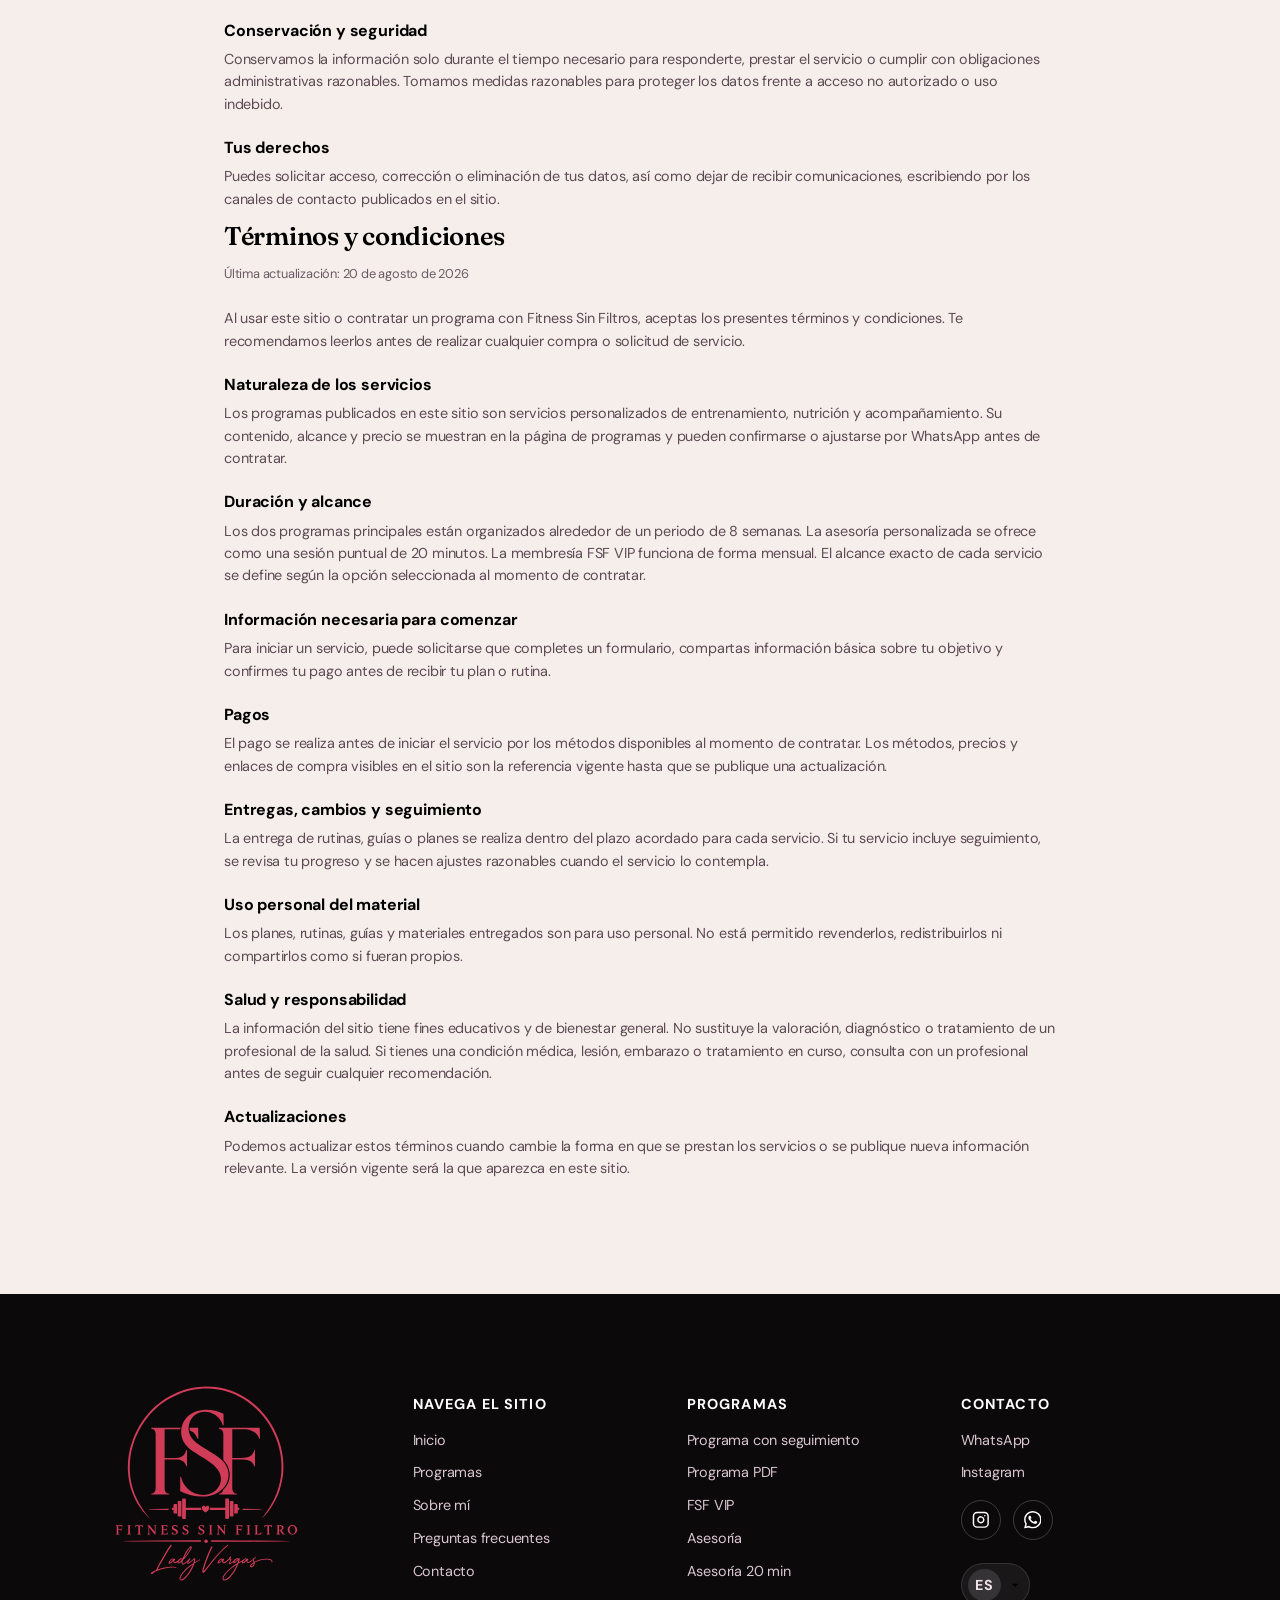
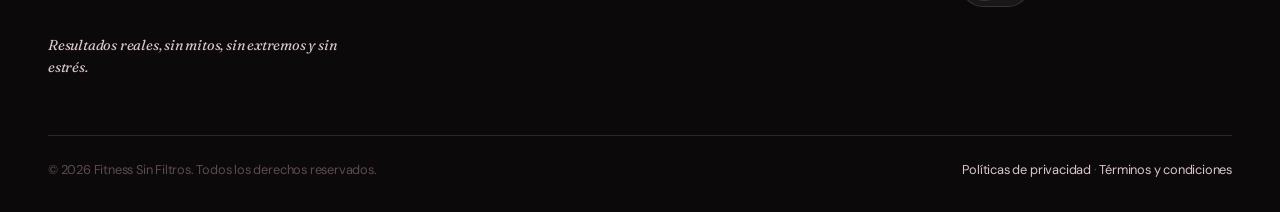
<file: pages/politicas.html>
﻿<!DOCTYPE html>
<html lang="es">
  <head>
    <meta charset="UTF-8" />
    <meta name="viewport" content="width=device-width, initial-scale=1.0" />
    <script>document.documentElement.classList.add("js");</script>
    <script>
      (function () {
        try {
          if (localStorage.getItem("fsf-language") === "en") {
            document.documentElement.lang = "en";
          }
        } catch (e) {}
      })();
    </script>

    <title>FSF · Legal</title>
    <meta
      name="description"
      content="Información sobre cómo tratamos tus datos y las condiciones de uso de los servicios de Fitness Sin Filtros."
    />
    <meta name="application-name" content="Fitness Sin Filtros" />
    <meta name="theme-color" content="#D23C58" />
    <link rel="icon" type="image/svg+xml" href="../assets/logo/SVG PART/FSF.svg?v=20260827" />
    <link rel="canonical" href="https://fitnesssinfiltros.com/politicas.html" />
    <meta name="author" content="Fitness Sin Filtros" />

    <!-- Open Graph -->
    <meta property="og:type" content="website" />
    <meta property="og:site_name" content="Fitness Sin Filtros" />
    <meta property="og:title" content="FSF · Legal" />
    <meta
      property="og:description"
      content="Información sobre cómo tratamos tus datos y las condiciones de uso de los servicios de Fitness Sin Filtros."
    />
    <meta property="og:url" content="https://fitnesssinfiltros.com/politicas.html" />
    <meta property="og:image" content="https://fitnesssinfiltros.com/assets/og.jpg" />
    <meta property="og:locale" content="es_EC" />
    <meta name="twitter:card" content="summary_large_image" />

    <link rel="preconnect" href="https://fonts.googleapis.com" />
    <link rel="preconnect" href="https://fonts.gstatic.com" crossorigin />
    <link
      href="https://fonts.googleapis.com/css2?family=DM+Sans:wght@400;500;600;700&family=Fraunces:ital,wght@0,600;1,600&display=swap"
      rel="stylesheet"
    />

    <link rel="stylesheet" href="../css/variables.css" />
    <link rel="stylesheet" href="../css/reset.css" />
    <link rel="stylesheet" href="../css/style.css" />
    <link rel="stylesheet" href="../css/components.css" />
    <link rel="stylesheet" href="../css/responsive.css" />
    <link rel="stylesheet" href="../css/editorial-overhaul.css" />
    <link rel="stylesheet" href="../css/i18n.css" />
  </head>

  <body>
    <a class="skip-link" href="#contenido">Saltar al contenido principal</a>

    <svg class="icon-sprite" xmlns="http://www.w3.org/2000/svg" aria-hidden="true">
      <symbol id="icon-heart" viewBox="0 0 24 24" fill="none" stroke="currentColor" stroke-width="2" stroke-linecap="round" stroke-linejoin="round">
        <path d="M20.84 4.61a5.5 5.5 0 0 0-7.78 0L12 5.67l-1.06-1.06a5.5 5.5 0 0 0-7.78 7.78l1.06 1.06L12 21.23l7.78-7.78 1.06-1.06a5.5 5.5 0 0 0 0-7.78z" />
      </symbol>
      <symbol id="icon-arrow-right" viewBox="0 0 24 24" fill="none" stroke="currentColor" stroke-width="2" stroke-linecap="round" stroke-linejoin="round">
        <line x1="5" y1="12" x2="19" y2="12" />
        <polyline points="12 5 19 12 12 19" />
      </symbol>
      <symbol id="icon-arrow-up" viewBox="0 0 24 24" fill="none" stroke="currentColor" stroke-width="2" stroke-linecap="round" stroke-linejoin="round">
        <line x1="12" y1="19" x2="12" y2="5" />
        <polyline points="5 12 12 5 19 12" />
      </symbol>
      <symbol id="icon-menu" viewBox="0 0 24 24" fill="none" stroke="currentColor" stroke-width="2" stroke-linecap="round" stroke-linejoin="round">
        <line x1="3" y1="6" x2="21" y2="6" />
        <line x1="3" y1="12" x2="21" y2="12" />
        <line x1="3" y1="18" x2="21" y2="18" />
      </symbol>
      <symbol id="icon-close" viewBox="0 0 24 24" fill="none" stroke="currentColor" stroke-width="2" stroke-linecap="round" stroke-linejoin="round">
        <line x1="18" y1="6" x2="6" y2="18" />
        <line x1="6" y1="6" x2="18" y2="18" />
      </symbol>
      <symbol id="icon-whatsapp" viewBox="0 0 24 24" fill="currentColor">
        <path d="M17.472 14.382c-.297-.149-1.758-.867-2.03-.967-.273-.099-.471-.148-.67.15-.197.297-.767.966-.94 1.164-.173.199-.347.223-.644.075-.297-.15-1.255-.463-2.39-1.475-.883-.788-1.48-1.761-1.653-2.059-.173-.297-.018-.458.13-.606.134-.133.298-.347.446-.52.149-.174.198-.298.298-.497.099-.198.05-.371-.025-.52-.075-.149-.669-1.612-.916-2.207-.242-.579-.487-.5-.669-.51-.173-.008-.371-.01-.57-.01-.198 0-.52.074-.792.372-.272.297-1.04 1.016-1.04 2.479 0 1.462 1.065 2.875 1.213 3.074.149.198 2.096 3.2 5.077 4.487.709.306 1.262.489 1.694.625.712.227 1.36.195 1.871.118.571-.085 1.758-.719 2.006-1.413.248-.694.248-1.289.173-1.413-.074-.124-.272-.198-.57-.347m-5.421 7.403h-.004a9.87 9.87 0 0 1-5.031-1.378l-.361-.214-3.741.982.998-3.648-.235-.374a9.86 9.86 0 0 1-1.51-5.26c.001-5.45 4.436-9.884 9.888-9.884 2.64 0 5.122 1.03 6.988 2.898a9.825 9.825 0 0 1 2.893 6.994c-.003 5.45-4.437 9.884-9.885 9.884m8.413-18.297A11.815 11.815 0 0 0 12.05 0C5.495 0 .16 5.335.157 11.892c0 2.096.547 4.142 1.588 5.945L.057 24l6.305-1.654a11.882 11.882 0 0 0 5.683 1.448h.005c6.554 0 11.89-5.335 11.893-11.893a11.821 11.821 0 0 0-3.48-8.413z" />
      </symbol>
      <symbol id="icon-instagram" viewBox="0 0 24 24" fill="none" stroke="currentColor" stroke-width="2" stroke-linecap="round" stroke-linejoin="round">
        <rect x="2" y="2" width="20" height="20" rx="5" ry="5" />
        <path d="M16 11.37A4 4 0 1 1 12.63 8 4 4 0 0 1 16 11.37z" />
        <line x1="17.5" y1="6.5" x2="17.51" y2="6.5" />
      </symbol>
      <symbol id="icon-facebook" viewBox="0 0 24 24" fill="currentColor">
        <path d="M14 13.5h2.5l1-4H14v-2c0-1.03 0-2 2-2h1.5V2.14c-.326-.043-1.557-.14-2.857-.14C11.928 2 10 3.657 10 6.7v2.8H7v4h3V22h4v-8.5z" />
      </symbol>
      <symbol id="icon-lock" viewBox="0 0 24 24" fill="none" stroke="currentColor" stroke-width="2" stroke-linecap="round" stroke-linejoin="round">
        <rect x="3" y="11" width="18" height="11" rx="2" />
        <path d="M7 11V7a5 5 0 0 1 10 0v4" />
      </symbol>
      <symbol id="icon-info" viewBox="0 0 24 24" fill="none" stroke="currentColor" stroke-width="2" stroke-linecap="round" stroke-linejoin="round">
        <circle cx="12" cy="12" r="10" />
        <line x1="12" y1="16" x2="12" y2="12" />
        <line x1="12" y1="8" x2="12.01" y2="8" />
      </symbol>
      <symbol id="icon-check-circle" viewBox="0 0 24 24" fill="none" stroke="currentColor" stroke-width="2" stroke-linecap="round" stroke-linejoin="round">
        <path d="M22 11.08V12a10 10 0 1 1-5.93-9.14" />
        <polyline points="22 4 12 14.01 9 11.01" />
      </symbol>
    </svg>

    <header class="site-header">
      <div class="container header-inner">
        <a class="brand" href="../index.html" aria-label="Fitness Sin Filtros, página de inicio">
          <img class="brand-logo" src="../assets/logo/SVG PART/FSF.svg" alt="Fitness Sin Filtros" />
          <span>
            <span class="brand-name">Fitness Sin Filtros</span>
            <span class="brand-subtitle">Sin atajos. Sin extremos.</span>
          </span>
        </a>

        <nav class="main-nav" aria-label="Navegación principal">
          <ul class="nav-list" role="list">
            <li><a class="nav-link" href="../index.html">Inicio</a></li>
            <li><a class="nav-link" href="servicios.html">Programas</a></li>
            <li><a class="nav-link" href="sobre-mi.html">Sobre mí</a></li>
            <li><a class="nav-link" href="preguntas-frecuentes.html">Preguntas frecuentes</a></li>
            <li><a class="nav-link" href="contacto.html">Contacto</a></li>
          </ul>
        </nav>

        <a class="btn btn-primary nav-cta" data-whatsapp href="#">Escríbeme por WhatsApp</a>

        <button class="menu-toggle" type="button" aria-expanded="false" aria-controls="mobile-menu" aria-label="Abrir menú de navegación">
          <svg class="icon icon-menu" aria-hidden="true"><use href="#icon-menu"></use></svg>
          <svg class="icon icon-close" aria-hidden="true"><use href="#icon-close"></use></svg>
        </button>
      </div>
    </header>

    <div class="mobile-menu" id="mobile-menu" aria-label="Menú móvil">
      <nav aria-label="Navegación móvil">
        <ul class="nav-list" role="list">
          <li><a class="nav-link" href="../index.html">Inicio</a></li>
          <li><a class="nav-link" href="servicios.html">Programas</a></li>
          <li><a class="nav-link" href="sobre-mi.html">Sobre mí</a></li>
          <li><a class="nav-link" href="preguntas-frecuentes.html">Preguntas frecuentes</a></li>
          <li><a class="nav-link" href="contacto.html">Contacto</a></li>
        </ul>
        <div class="nav-cta-wrap">
          <a class="btn btn-primary btn-block" data-whatsapp href="#">Escríbeme por WhatsApp</a>
        </div>
      </nav>
    </div>

    <main id="contenido">
      <section class="sub-hero" aria-labelledby="politicas-titulo">
        <div class="container">
          <p class="eyebrow">
            <svg class="icon" aria-hidden="true"><use href="#icon-lock"></use></svg>
            Legal
          </p>
          <h1 id="politicas-titulo">Políticas de privacidad · Términos y condiciones</h1>
          <p>
            Información clara sobre cómo tratamos tus datos y las condiciones de uso de este sitio.
          </p>
        </div>
      </section>

      <section class="section legal" aria-label="Documentos legales">
        <div class="container">
          <article id="privacidad">
            <h2>Políticas de privacidad</h2>
            <time datetime="2026-08-20">Última actualización: 20 de agosto de 2026</time>

            <p>
              En Fitness Sin Filtros cuidamos la información que compartes cuando navegas por el
              sitio, completas un formulario o nos escribes por WhatsApp. Esta política explica qué
              datos podemos recibir, para qué los usamos y cómo protegemos tu privacidad.
            </p>

            <h3>Responsable del tratamiento</h3>
            <p>
              El responsable del tratamiento de los datos es Fitness Sin Filtros, la marca bajo la
              cual se publican y gestionan los programas, asesorías y canales de contacto de este
              sitio.
            </p>

            <h3>Datos que podemos recibir</h3>
            <p>
              Podemos recibir datos que tú decides compartir, como tu nombre, correo electrónico,
              número de WhatsApp, objetivo, mensaje y cualquier información adicional que escribas
              en el formulario o envíes por los canales de contacto publicados.
            </p>

            <h3>Para qué usamos esa información</h3>
            <ul>
              <li>Responder tus consultas y orientarte sobre el programa o servicio adecuado.</li>
              <li>Coordinar pagos, entregas, seguimiento y ajustes del servicio contratado.</li>
              <li>Atender solicitudes relacionadas con privacidad, soporte o eliminación de datos.</li>
            </ul>

            <h3>Base de uso</h3>
            <p>
              Usamos la información que compartes para responder tu solicitud, gestionar el
              servicio que elijas y mantener la comunicación necesaria para completar el proceso de
              contratación y seguimiento.
            </p>

            <h3>Con quién compartimos información</h3>
            <p>
              No vendemos ni alquilamos tus datos. Solo los compartimos si es necesario para operar
              el sitio o prestar el servicio, por ejemplo con herramientas de alojamiento,
              mensajería o los proveedores técnicos que hacen posible la visualización del
              contenido.
            </p>

            <h3>Herramientas externas</h3>
            <p>
              El sitio puede mostrar contenido alojado en servicios externos, como enlaces de
              WhatsApp, tipografías o imágenes de terceros. Cuando sales del sitio para usar uno de
              esos servicios, se aplican las políticas de privacidad del proveedor correspondiente.
            </p>

            <h3>Conservación y seguridad</h3>
            <p>
              Conservamos la información solo durante el tiempo necesario para responderte, prestar
              el servicio o cumplir con obligaciones administrativas razonables. Tomamos medidas
              razonables para proteger los datos frente a acceso no autorizado o uso indebido.
            </p>

            <h3>Tus derechos</h3>
            <p>
              Puedes solicitar acceso, corrección o eliminación de tus datos, así como dejar de
              recibir comunicaciones, escribiendo por los canales de contacto publicados en el
              sitio.
            </p>
          </article>

          <article id="terminos">
            <h2>Términos y condiciones</h2>
            <time datetime="2026-08-20">Última actualización: 20 de agosto de 2026</time>

            <p>
              Al usar este sitio o contratar un programa con Fitness Sin Filtros, aceptas los
              presentes términos y condiciones. Te recomendamos leerlos antes de realizar cualquier
              compra o solicitud de servicio.
            </p>

            <h3>Naturaleza de los servicios</h3>
            <p>
              Los programas publicados en este sitio son servicios personalizados de entrenamiento,
              nutrición y acompañamiento. Su contenido, alcance y precio se muestran en la página de
              programas y pueden confirmarse o ajustarse por WhatsApp antes de contratar.
            </p>

            <h3>Duración y alcance</h3>
            <p>
              Los dos programas principales están organizados alrededor de un periodo de 8
              semanas. La asesoría personalizada se ofrece como una sesión puntual de 20 minutos.
              La membresía FSF VIP funciona de forma mensual. El alcance exacto de cada servicio se
              define según la opción seleccionada al momento de contratar.
            </p>

            <h3>Información necesaria para comenzar</h3>
            <p>
              Para iniciar un servicio, puede solicitarse que completes un formulario, compartas
              información básica sobre tu objetivo y confirmes tu pago antes de recibir tu plan o
              rutina.
            </p>

            <h3>Pagos</h3>
            <p>
              El pago se realiza antes de iniciar el servicio por los métodos disponibles al momento
              de contratar. Los métodos, precios y enlaces de compra visibles en el sitio son la
              referencia vigente hasta que se publique una actualización.
            </p>

            <h3>Entregas, cambios y seguimiento</h3>
            <p>
              La entrega de rutinas, guías o planes se realiza dentro del plazo acordado para cada
              servicio. Si tu servicio incluye seguimiento, se revisa tu progreso y se hacen
              ajustes razonables cuando el servicio lo contempla.
            </p>

            <h3>Uso personal del material</h3>
            <p>
              Los planes, rutinas, guías y materiales entregados son para uso personal. No está
              permitido revenderlos, redistribuirlos ni compartirlos como si fueran propios.
            </p>

            <h3>Salud y responsabilidad</h3>
            <p>
              La información del sitio tiene fines educativos y de bienestar general. No sustituye
              la valoración, diagnóstico o tratamiento de un profesional de la salud. Si tienes una
              condición médica, lesión, embarazo o tratamiento en curso, consulta con un
              profesional antes de seguir cualquier recomendación.
            </p>

            <h3>Actualizaciones</h3>
            <p>
              Podemos actualizar estos términos cuando cambie la forma en que se prestan los
              servicios o se publique nueva información relevante. La versión vigente será la que
              aparezca en este sitio.
            </p>
          </article>
        </div>
      </section>
    </main>

    <footer class="site-footer">
      <div class="container">
        <div class="footer-grid">
          <div class="footer-brand footer-col">
            <a class="brand" href="../index.html" aria-label="Fitness Sin Filtros, página de inicio">
              <img class="brand-logo" src="../assets/logo/SVG PART/Logocompleto.svg" alt="Fitness Sin Filtros" />
            </a>
            <p class="footer-claim">Resultados reales, sin mitos, sin extremos y sin estrés.</p>
          </div>

          <div class="footer-col">
            <h4>Navega el sitio</h4>
            <ul class="footer-list" role="list">
              <li><a href="../index.html#inicio">Inicio</a></li>
              <li><a href="servicios.html">Programas</a></li>
              <li><a href="sobre-mi.html">Sobre mí</a></li>
              <li><a href="preguntas-frecuentes.html">Preguntas frecuentes</a></li>
              <li><a href="contacto.html">Contacto</a></li>
            </ul>
          </div>

          <div class="footer-col">
            <h4>Programas</h4>
            <ul class="footer-list" role="list">
              <li><a href="servicios.html#programa-8-semanas-seguimiento">Programa con seguimiento</a></li>
              <li><a href="servicios.html#programa-8-semanas-pdf">Programa PDF</a></li>
              <li><a href="servicios.html#fsf-vip">FSF VIP</a></li>
              <li><a href="servicios.html#asesoria">Asesoría</a></li>
              <li><a href="servicios.html#asesoria">Asesoría 20 min</a></li>
            </ul>
          </div>

          <div class="footer-col">
            <h4>Contacto</h4>
            <ul class="footer-list" role="list">
              <li><a href="#" data-whatsapp data-whatsapp-msg="Hola, quiero orientación para elegir el servicio más adecuado para mi objetivo.">WhatsApp</a></li>
              <li data-email>
                <a href="mailto:">Correo electrónico</a>
              </li>
              <li data-social="instagram">
                <a href="#">Instagram</a>
              </li>
              <li data-social="facebook">
                <a href="#">Facebook</a>
              </li>
            </ul>
            <div class="social-list">
              <a href="#" data-social="instagram" aria-label="Instagram de Fitness Sin Filtros">
                <svg class="icon" aria-hidden="true"><use href="#icon-instagram"></use></svg>
              </a>
              <a href="#" data-social="facebook" aria-label="Facebook de Fitness Sin Filtros">
                <svg class="icon" aria-hidden="true"><use href="#icon-facebook"></use></svg>
              </a>
              <a href="#" data-whatsapp data-whatsapp-msg="Hola, quiero orientación para elegir el servicio más adecuado para mi objetivo." aria-label="WhatsApp de Fitness Sin Filtros">
                <svg class="icon" aria-hidden="true"><use href="#icon-whatsapp"></use></svg>
              </a>
            </div>
            <div class="language-menu language-menu--footer" data-language-menu data-translate="none" aria-label="Idiomas">
              <button class="language-pill" type="button" aria-label="Seleccionar idioma" aria-haspopup="listbox" aria-expanded="false" data-language-trigger>
                <span class="language-pill__flag" data-language-current aria-hidden="true">ES</span>
                <span data-language-label>ES</span>
                <svg viewBox="0 0 24 24" aria-hidden="true">
                  <path d="M7 10l5 5 5-5" />
                </svg>
              </button>
              <div class="language-options" role="listbox" aria-label="Idiomas" data-language-options>
                <button type="button" role="option" data-language-option="es" aria-selected="true">ES <span>Español</span></button>
                <button type="button" role="option" data-language-option="en" aria-selected="false">EN <span>English</span></button>
              </div>
            </div>
          </div>
        </div>

        <div class="footer-bottom">
          <p>© <span data-year>2026</span> Fitness Sin Filtros. Todos los derechos reservados.</p>
          <p>
            <a href="politicas.html#privacidad">Políticas de privacidad</a>
            <span aria-hidden="true"> · </span>
            <a href="politicas.html#terminos">Términos y condiciones</a>
          </p>
        </div>
      </div>
    </footer>

    <button class="back-to-top" type="button" aria-label="Volver arriba">
      <svg class="icon" aria-hidden="true"><use href="#icon-arrow-up"></use></svg>
    </button>

    <div class="modal" id="confirmation-modal" aria-hidden="true" aria-label="Confirmación">
      <div class="modal__dialog" role="dialog" aria-modal="true" aria-labelledby="modal-title" aria-describedby="modal-subtitle">
        <div class="modal__head">
          <div>
            <svg class="icon" aria-hidden="true"><use href="#icon-check-circle"></use></svg>
          </div>
          <button class="modal__close" type="button" data-modal-close aria-label="Cerrar">
            <svg class="icon" aria-hidden="true"><use href="#icon-close"></use></svg>
          </button>
        </div>
        <h3 class="modal__title" id="modal-title">Tu mensaje está listo</h3>
        <p class="modal__subtitle" id="modal-subtitle">
          Revisa el resumen antes de abrir WhatsApp. Ningún dato se envía ni se almacena en un servidor.
        </p>
        <div class="modal__preview" data-modal-preview aria-live="polite"></div>
        <div class="modal__actions">
          <a class="btn btn-whatsapp btn-block" href="#" data-modal-whatsapp target="_blank" rel="noopener noreferrer">
            Continuar en WhatsApp
            <svg class="icon" aria-hidden="true"><use href="#icon-whatsapp"></use></svg>
          </a>
          <button class="btn btn-ghost btn-block" type="button" data-modal-cancel>Cancelar</button>
        </div>
      </div>
    </div>

    <script src="../js/config.js"></script>
    <script src="../js/legal-content.js"></script>
    <script src="../js/translations.js"></script>
    <script src="../js/i18n.js"></script>
    <script src="../js/menu.js"></script>
    <script src="../js/faq.js"></script>
    <script src="../js/main.js"></script>
  </body>
</html>
</file>
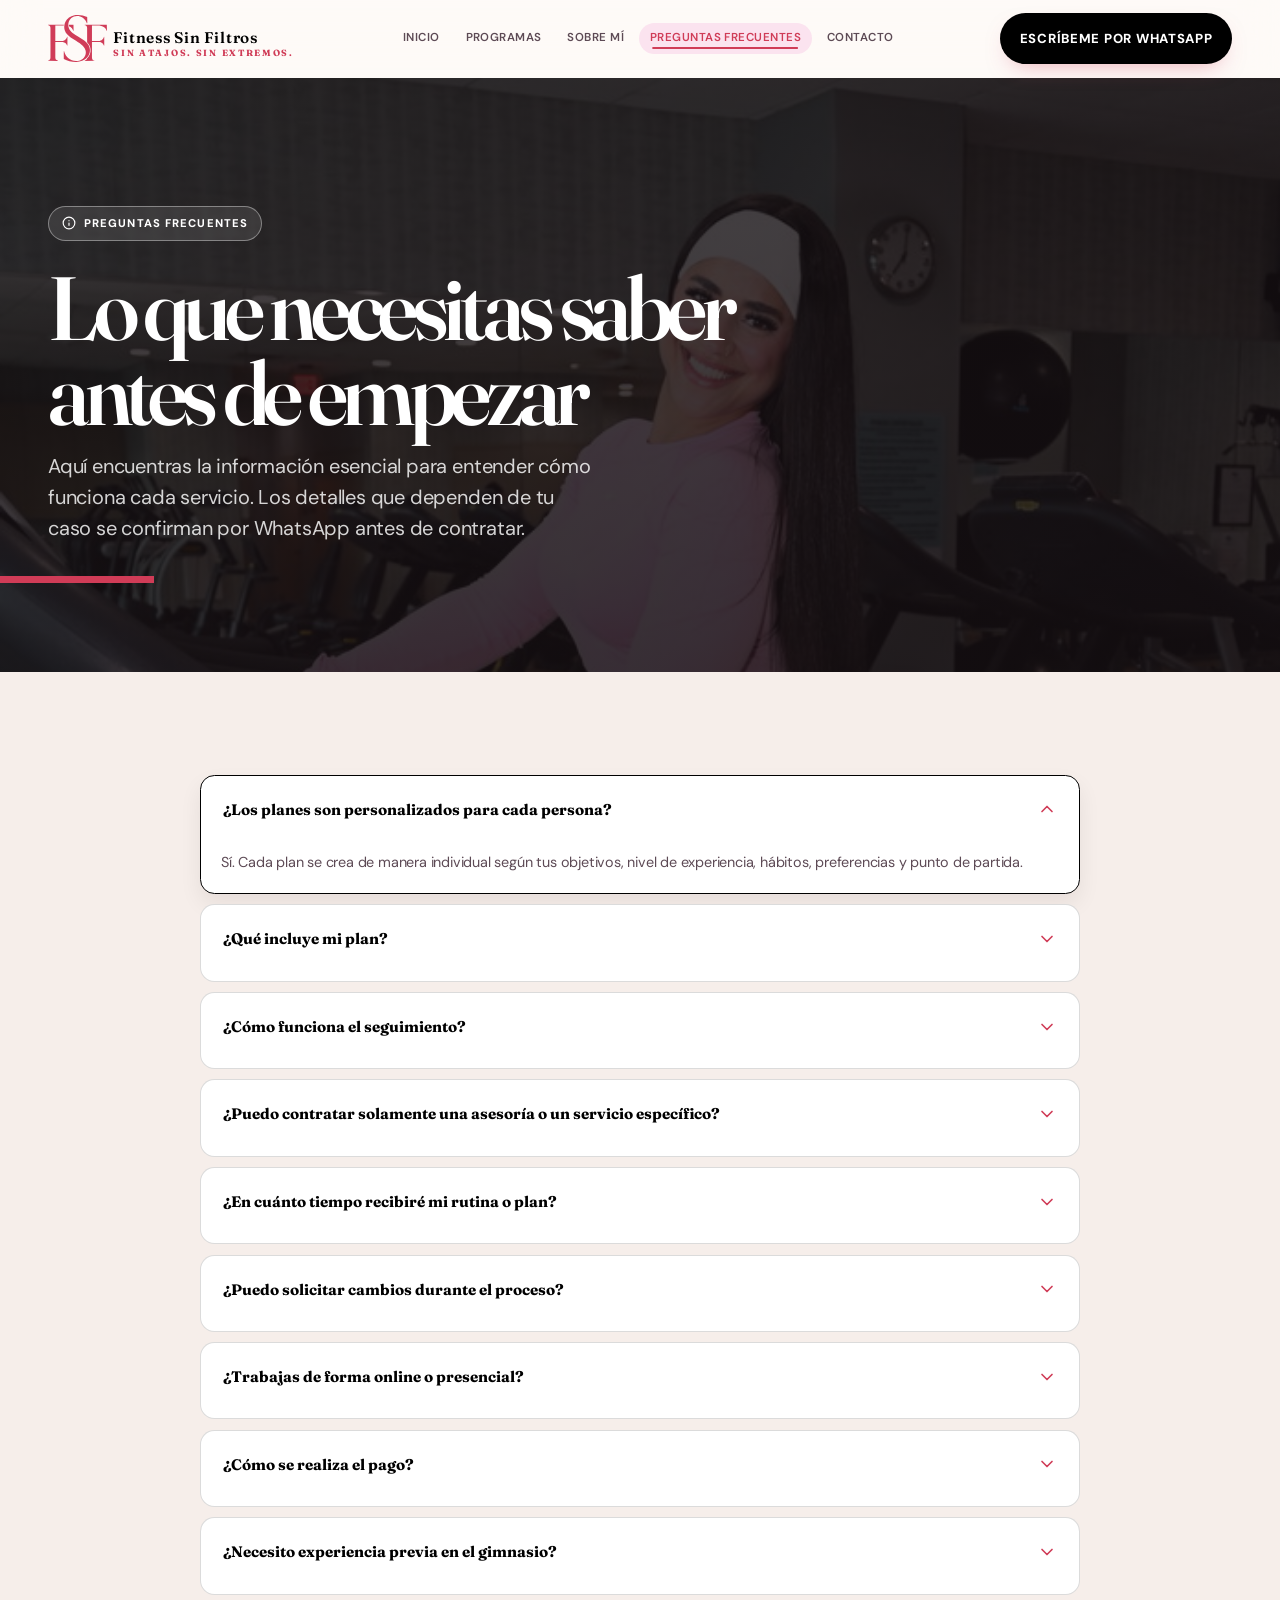
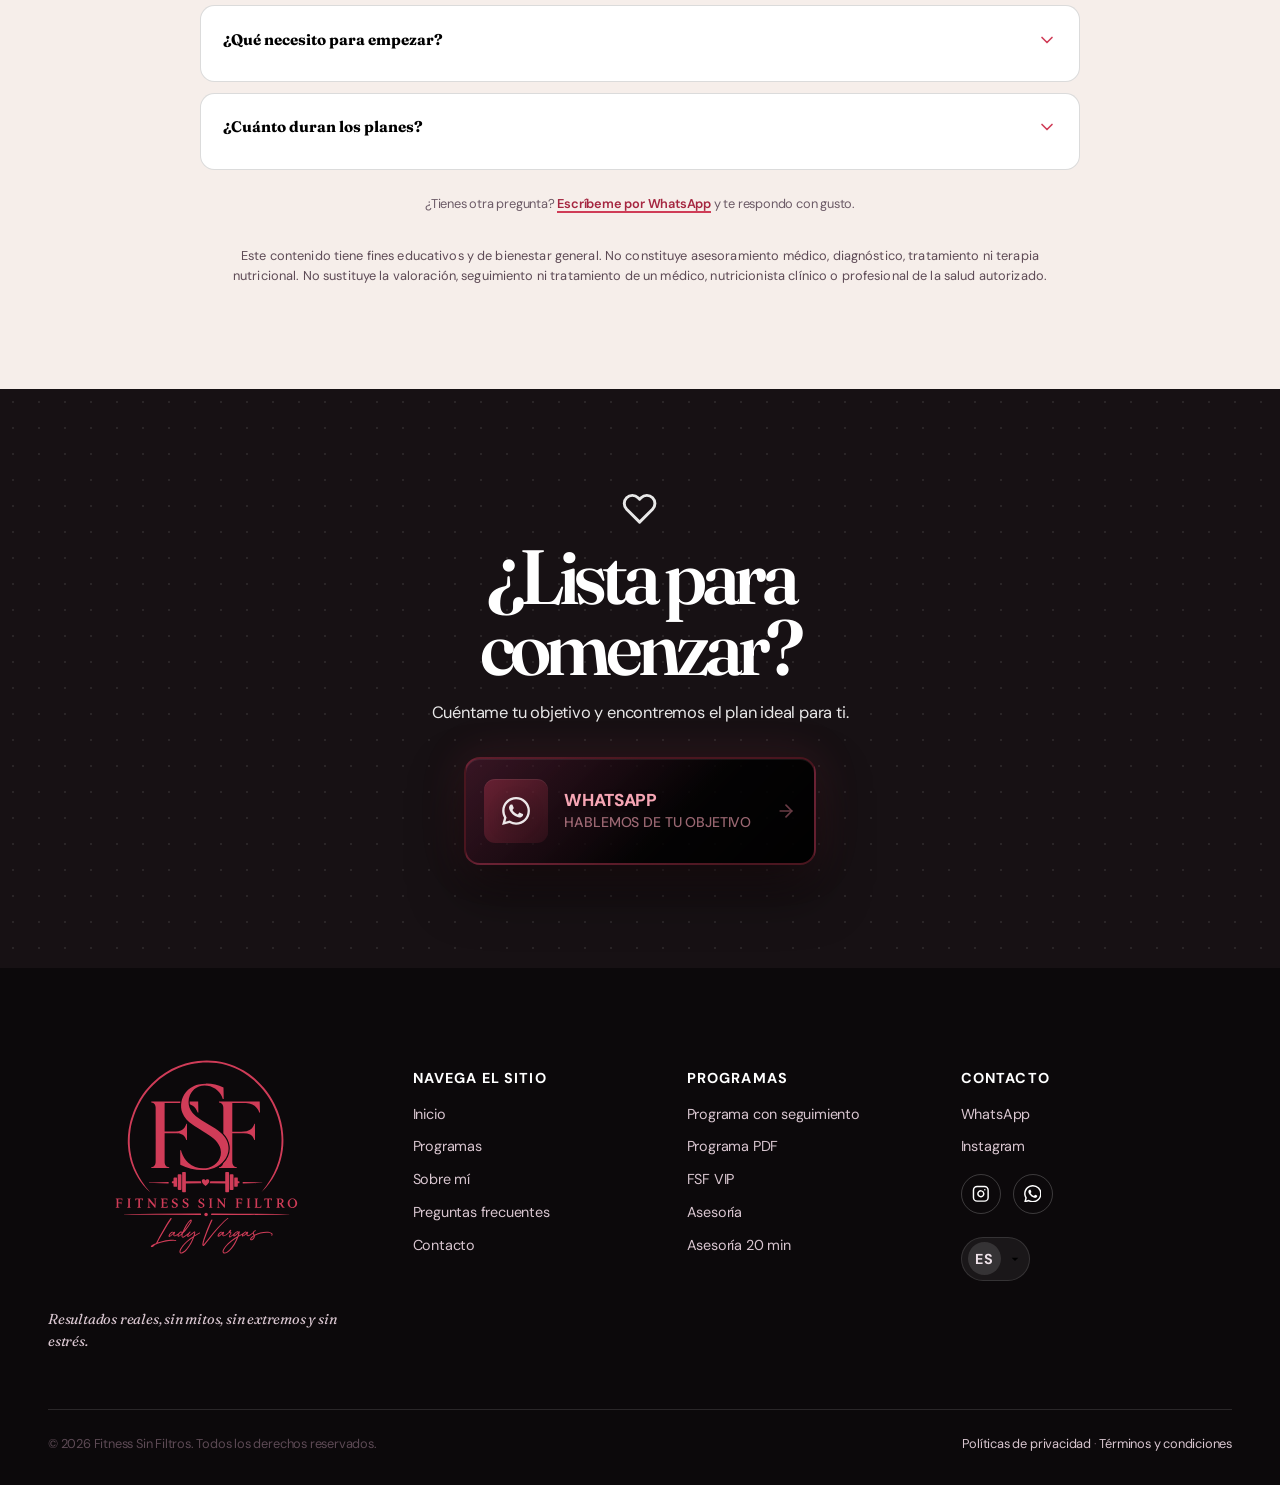
<file: pages/preguntas-frecuentes.html>
﻿<!DOCTYPE html>
<html lang="es">
  <head>
    <meta charset="UTF-8" />
    <meta name="viewport" content="width=device-width, initial-scale=1.0" />
    <script>document.documentElement.classList.add("js");</script>
    <script>
      (function () {
        try {
          if (localStorage.getItem("fsf-language") === "en") {
            document.documentElement.lang = "en";
          }
        } catch (e) {}
      })();
    </script>

    <title>FSF · FAQ</title>
    <meta
      name="description"
      content="Resolvemos tus dudas sobre programas personalizados, seguimiento, pagos y cómo empezar a trabajar con Fitness Sin Filtros."
    />
    <meta name="application-name" content="Fitness Sin Filtros" />
    <meta name="theme-color" content="#D23C58" />
    <link rel="icon" type="image/svg+xml" href="../assets/logo/SVG PART/FSF.svg?v=20260827" />
    <link rel="canonical" href="https://fitnesssinfiltros.com/preguntas-frecuentes.html" />
    <meta name="author" content="Fitness Sin Filtros" />

    <!-- Open Graph -->
    <meta property="og:type" content="website" />
    <meta property="og:site_name" content="Fitness Sin Filtros" />
    <meta property="og:title" content="FSF · FAQ" />
    <meta
      property="og:description"
      content="Resolvemos tus dudas sobre programas personalizados, seguimiento, pagos y cómo empezar a trabajar con Fitness Sin Filtros."
    />
    <meta property="og:url" content="https://fitnesssinfiltros.com/preguntas-frecuentes.html" />
    <meta property="og:image" content="https://fitnesssinfiltros.com/assets/og.jpg" />
    <meta property="og:locale" content="es_EC" />
    <meta name="twitter:card" content="summary_large_image" />

    <link rel="preconnect" href="https://fonts.googleapis.com" />
    <link rel="preconnect" href="https://fonts.gstatic.com" crossorigin />
    <link
      href="https://fonts.googleapis.com/css2?family=DM+Sans:wght@400;500;600;700&family=Fraunces:ital,wght@0,600;1,600&display=swap"
      rel="stylesheet"
    />

    <link rel="stylesheet" href="../css/variables.css" />
    <link rel="stylesheet" href="../css/reset.css" />
    <link rel="stylesheet" href="../css/style.css" />
    <link rel="stylesheet" href="../css/components.css" />
    <link rel="stylesheet" href="../css/responsive.css" />
    <link rel="stylesheet" href="../css/editorial-overhaul.css" />
    <link rel="stylesheet" href="../css/i18n.css" />
  </head>

  <body>
    <a class="skip-link" href="#contenido">Saltar al contenido principal</a>

    <svg class="icon-sprite" xmlns="http://www.w3.org/2000/svg" aria-hidden="true">
      <symbol id="icon-dumbbell" viewBox="0 0 24 24" fill="none" stroke="currentColor" stroke-width="2" stroke-linecap="round" stroke-linejoin="round">
        <path d="M6.5 6.5v11M17.5 6.5v11M3 9.5v5M21 9.5v5M6.5 12h11" />
      </symbol>
      <symbol id="icon-heart" viewBox="0 0 24 24" fill="none" stroke="currentColor" stroke-width="2" stroke-linecap="round" stroke-linejoin="round">
        <path d="M20.84 4.61a5.5 5.5 0 0 0-7.78 0L12 5.67l-1.06-1.06a5.5 5.5 0 0 0-7.78 7.78l1.06 1.06L12 21.23l7.78-7.78 1.06-1.06a5.5 5.5 0 0 0 0-7.78z" />
      </symbol>
      <symbol id="icon-heart-fill" viewBox="0 0 24 24" fill="currentColor">
        <path d="M12 21.35l-1.45-1.32C5.4 15.36 2 12.28 2 8.5 2 5.42 4.42 3 7.5 3c1.74 0 3.41.81 4.5 2.09C13.09 3.81 14.76 3 16.5 3 19.58 3 22 5.42 22 8.5c0 3.78-3.4 6.86-8.55 11.54L12 21.35z" />
      </symbol>
      <symbol id="icon-check" viewBox="0 0 24 24" fill="none" stroke="currentColor" stroke-width="2" stroke-linecap="round" stroke-linejoin="round">
        <polyline points="20 6 9 17 4 12" />
      </symbol>
      <symbol id="icon-check-circle" viewBox="0 0 24 24" fill="none" stroke="currentColor" stroke-width="2" stroke-linecap="round" stroke-linejoin="round">
        <path d="M22 11.08V12a10 10 0 1 1-5.93-9.14" />
        <polyline points="22 4 12 14.01 9 11.01" />
      </symbol>
      <symbol id="icon-arrow-right" viewBox="0 0 24 24" fill="none" stroke="currentColor" stroke-width="2" stroke-linecap="round" stroke-linejoin="round">
        <line x1="5" y1="12" x2="19" y2="12" />
        <polyline points="12 5 19 12 12 19" />
      </symbol>
      <symbol id="icon-arrow-up" viewBox="0 0 24 24" fill="none" stroke="currentColor" stroke-width="2" stroke-linecap="round" stroke-linejoin="round">
        <line x1="12" y1="19" x2="12" y2="5" />
        <polyline points="5 12 12 5 19 12" />
      </symbol>
      <symbol id="icon-menu" viewBox="0 0 24 24" fill="none" stroke="currentColor" stroke-width="2" stroke-linecap="round" stroke-linejoin="round">
        <line x1="3" y1="6" x2="21" y2="6" />
        <line x1="3" y1="12" x2="21" y2="12" />
        <line x1="3" y1="18" x2="21" y2="18" />
      </symbol>
      <symbol id="icon-close" viewBox="0 0 24 24" fill="none" stroke="currentColor" stroke-width="2" stroke-linecap="round" stroke-linejoin="round">
        <line x1="18" y1="6" x2="6" y2="18" />
        <line x1="6" y1="6" x2="18" y2="18" />
      </symbol>
      <symbol id="icon-whatsapp" viewBox="0 0 24 24" fill="currentColor">
        <path d="M17.472 14.382c-.297-.149-1.758-.867-2.03-.967-.273-.099-.471-.148-.67.15-.197.297-.767.966-.94 1.164-.173.199-.347.223-.644.075-.297-.15-1.255-.463-2.39-1.475-.883-.788-1.48-1.761-1.653-2.059-.173-.297-.018-.458.13-.606.134-.133.298-.347.446-.52.149-.174.198-.298.298-.497.099-.198.05-.371-.025-.52-.075-.149-.669-1.612-.916-2.207-.242-.579-.487-.5-.669-.51-.173-.008-.371-.01-.57-.01-.198 0-.52.074-.792.372-.272.297-1.04 1.016-1.04 2.479 0 1.462 1.065 2.875 1.213 3.074.149.198 2.096 3.2 5.077 4.487.709.306 1.262.489 1.694.625.712.227 1.36.195 1.871.118.571-.085 1.758-.719 2.006-1.413.248-.694.248-1.289.173-1.413-.074-.124-.272-.198-.57-.347m-5.421 7.403h-.004a9.87 9.87 0 0 1-5.031-1.378l-.361-.214-3.741.982.998-3.648-.235-.374a9.86 9.86 0 0 1-1.51-5.26c.001-5.45 4.436-9.884 9.888-9.884 2.64 0 5.122 1.03 6.988 2.898a9.825 9.825 0 0 1 2.893 6.994c-.003 5.45-4.437 9.884-9.885 9.884m8.413-18.297A11.815 11.815 0 0 0 12.05 0C5.495 0 .16 5.335.157 11.892c0 2.096.547 4.142 1.588 5.945L.057 24l6.305-1.654a11.882 11.882 0 0 0 5.683 1.448h.005c6.554 0 11.89-5.335 11.893-11.893a11.821 11.821 0 0 0-3.48-8.413z" />
      </symbol>
      <symbol id="icon-instagram" viewBox="0 0 24 24" fill="none" stroke="currentColor" stroke-width="2" stroke-linecap="round" stroke-linejoin="round">
        <rect x="2" y="2" width="20" height="20" rx="5" ry="5" />
        <path d="M16 11.37A4 4 0 1 1 12.63 8 4 4 0 0 1 16 11.37z" />
        <line x1="17.5" y1="6.5" x2="17.51" y2="6.5" />
      </symbol>
      <symbol id="icon-facebook" viewBox="0 0 24 24" fill="currentColor">
        <path d="M14 13.5h2.5l1-4H14v-2c0-1.03 0-2 2-2h1.5V2.14c-.326-.043-1.557-.14-2.857-.14C11.928 2 10 3.657 10 6.7v2.8H7v4h3V22h4v-8.5z" />
      </symbol>
      <symbol id="icon-file-text" viewBox="0 0 24 24" fill="none" stroke="currentColor" stroke-width="2" stroke-linecap="round" stroke-linejoin="round">
        <path d="M14 2H6a2 2 0 0 0-2 2v16a2 2 0 0 0 2 2h12a2 2 0 0 0 2-2V8z" />
        <polyline points="14 2 14 8 20 8" />
        <line x1="16" y1="13" x2="8" y2="13" />
        <line x1="16" y1="17" x2="8" y2="17" />
        <polyline points="10 9 9 9 8 9" />
      </symbol>
      <symbol id="icon-apple" viewBox="0 0 24 24" fill="none" stroke="currentColor" stroke-width="2" stroke-linecap="round" stroke-linejoin="round">
        <path d="M12 20.94c1.5 0 2.75 1.06 4 1.06 3 0 6-8 6-12.22A4.91 4.91 0 0 0 17 5c-2.22 0-4 1.44-5 2-1-.56-2.78-2-5-2a4.9 4.9 0 0 0-5 4.78C2 14 5 22 8 22c1.25 0 2.5-1.06 4-1.06z" />
        <path d="M10 2c1 .5 2 2 2 5" />
      </symbol>
      <symbol id="icon-users" viewBox="0 0 24 24" fill="none" stroke="currentColor" stroke-width="2" stroke-linecap="round" stroke-linejoin="round">
        <path d="M17 21v-2a4 4 0 0 0-4-4H5a4 4 0 0 0-4 4v2" />
        <circle cx="9" cy="7" r="4" />
        <path d="M23 21v-2a4 4 0 0 0-3-3.87" />
        <path d="M16 3.13a4 4 0 0 1 0 7.75" />
      </symbol>
      <symbol id="icon-message-circle" viewBox="0 0 24 24" fill="none" stroke="currentColor" stroke-width="2" stroke-linecap="round" stroke-linejoin="round">
        <path d="M21 11.5a8.38 8.38 0 0 1-.9 3.8 8.5 8.5 0 0 1-7.6 4.7 8.38 8.38 0 0 1-3.8-.9L3 21l1.9-5.7a8.38 8.38 0 0 1-.9-3.8 8.5 8.5 0 0 1 4.7-7.6 8.38 8.38 0 0 1 3.8-.9h.5a8.48 8.48 0 0 1 8 8v.5z" />
      </symbol>
      <symbol id="icon-target" viewBox="0 0 24 24" fill="none" stroke="currentColor" stroke-width="2" stroke-linecap="round" stroke-linejoin="round">
        <circle cx="12" cy="12" r="10" />
        <circle cx="12" cy="12" r="6" />
        <circle cx="12" cy="12" r="2" />
      </symbol>
      <symbol id="icon-activity" viewBox="0 0 24 24" fill="none" stroke="currentColor" stroke-width="2" stroke-linecap="round" stroke-linejoin="round">
        <polyline points="22 12 18 12 15 21 9 3 6 12 2 12" />
      </symbol>
      <symbol id="icon-shield" viewBox="0 0 24 24" fill="none" stroke="currentColor" stroke-width="2" stroke-linecap="round" stroke-linejoin="round">
        <path d="M12 22s8-4 8-10V5l-8-3-8 3v7c0 6 8 10 8 10z" />
      </symbol>
      <symbol id="icon-mail" viewBox="0 0 24 24" fill="none" stroke="currentColor" stroke-width="2" stroke-linecap="round" stroke-linejoin="round">
        <path d="M4 4h16c1.1 0 2 .9 2 2v12c0 1.1-.9 2-2 2H4c-1.1 0-2-.9-2-2V6c0-1.1.9-2 2-2z" />
        <polyline points="22,6 12,13 2,6" />
      </symbol>
      <symbol id="icon-phone" viewBox="0 0 24 24" fill="none" stroke="currentColor" stroke-width="2" stroke-linecap="round" stroke-linejoin="round">
        <path d="M22 16.92v3a2 2 0 0 1-2.18 2 19.79 19.79 0 0 1-8.63-3.07 19.5 19.5 0 0 1-6-6 19.79 19.79 0 0 1-3.07-8.67A2 2 0 0 1 4.11 2h3a2 2 0 0 1 2 1.72c.127.96.361 1.903.7 2.81a2 2 0 0 1-.45 2.11L8.09 9.91a16 16 0 0 0 6 6l1.27-1.27a2 2 0 0 1 2.11-.45c.907.339 1.85.573 2.81.7A2 2 0 0 1 22 16.92z" />
      </symbol>
      <symbol id="icon-calendar" viewBox="0 0 24 24" fill="none" stroke="currentColor" stroke-width="2" stroke-linecap="round" stroke-linejoin="round">
        <rect x="3" y="4" width="18" height="18" rx="2" />
        <line x1="16" y1="2" x2="16" y2="6" />
        <line x1="8" y1="2" x2="8" y2="6" />
        <line x1="3" y1="10" x2="21" y2="10" />
      </symbol>
      <symbol id="icon-quote" viewBox="0 0 24 24" fill="currentColor">
        <path d="M10 7H6a2 2 0 0 0-2 2v4a2 2 0 0 0 2 2h2v2H6v2h4a2 2 0 0 0 2-2V9a2 2 0 0 0-2-2z" />
        <path d="M20 7h-4a2 2 0 0 0-2 2v4a2 2 0 0 0 2 2h2v2h-2v2h4a2 2 0 0 0 2-2V9a2 2 0 0 0-2-2z" />
      </symbol>
      <symbol id="icon-info" viewBox="0 0 24 24" fill="none" stroke="currentColor" stroke-width="2" stroke-linecap="round" stroke-linejoin="round">
        <circle cx="12" cy="12" r="10" />
        <line x1="12" y1="16" x2="12" y2="12" />
        <line x1="12" y1="8" x2="12.01" y2="8" />
      </symbol>
      <symbol id="icon-chevron-down" viewBox="0 0 24 24" fill="none" stroke="currentColor" stroke-width="2" stroke-linecap="round" stroke-linejoin="round">
        <polyline points="6 9 12 15 18 9" />
      </symbol>
      <symbol id="icon-star" viewBox="0 0 24 24" fill="none" stroke="currentColor" stroke-width="2" stroke-linecap="round" stroke-linejoin="round">
        <polygon points="12 2 15.09 8.26 22 9.27 17 14.14 18.18 21.02 12 17.77 5.82 21.02 7 14.14 2 9.27 8.91 8.26 12 2" />
      </symbol>
      <symbol id="icon-lock" viewBox="0 0 24 24" fill="none" stroke="currentColor" stroke-width="2" stroke-linecap="round" stroke-linejoin="round">
        <rect x="3" y="11" width="18" height="11" rx="2" />
        <path d="M7 11V7a5 5 0 0 1 10 0v4" />
      </symbol>
      <symbol id="icon-clock" viewBox="0 0 24 24" fill="none" stroke="currentColor" stroke-width="2" stroke-linecap="round" stroke-linejoin="round">
        <circle cx="12" cy="12" r="10" />
        <polyline points="12 6 12 12 16 14" />
      </symbol>
      <symbol id="icon-pencil" viewBox="0 0 24 24" fill="none" stroke="currentColor" stroke-width="2" stroke-linecap="round" stroke-linejoin="round">
        <path d="M12 20h9" />
        <path d="M16.5 3.5a2.121 2.121 0 0 1 3 3L7 19l-4 1 1-4L16.5 3.5z" />
      </symbol>
      <symbol id="icon-pin" viewBox="0 0 24 24" fill="none" stroke="currentColor" stroke-width="2" stroke-linecap="round" stroke-linejoin="round">
        <path d="M21 10c0 7-9 13-9 13s-9-6-9-13a9 9 0 0 1 18 0z" />
        <circle cx="12" cy="10" r="3" />
      </symbol>
    </svg>

    <header class="site-header">
      <div class="container header-inner">
        <a class="brand" href="../index.html" aria-label="Fitness Sin Filtros, página de inicio">
          <img class="brand-logo" src="../assets/logo/SVG PART/FSF.svg" alt="Fitness Sin Filtros" />
          <span>
            <span class="brand-name">Fitness Sin Filtros</span>
            <span class="brand-subtitle">Sin atajos. Sin extremos.</span>
          </span>
        </a>

        <nav class="main-nav" aria-label="Navegación principal">
          <ul class="nav-list" role="list">
            <li><a class="nav-link" href="../index.html">Inicio</a></li>
            <li><a class="nav-link" href="servicios.html">Programas</a></li>
            <li><a class="nav-link" href="sobre-mi.html">Sobre mí</a></li>
            <li><a class="nav-link" href="preguntas-frecuentes.html" aria-current="page">Preguntas frecuentes</a></li>
            <li><a class="nav-link" href="contacto.html">Contacto</a></li>
          </ul>
        </nav>

        <a class="btn btn-primary nav-cta" data-whatsapp href="#">Escríbeme por WhatsApp</a>

        <button class="menu-toggle" type="button" aria-expanded="false" aria-controls="mobile-menu" aria-label="Abrir menú de navegación">
          <svg class="icon icon-menu" aria-hidden="true"><use href="#icon-menu"></use></svg>
          <svg class="icon icon-close" aria-hidden="true"><use href="#icon-close"></use></svg>
        </button>
      </div>
    </header>

    <div class="mobile-menu" id="mobile-menu" aria-label="Menú móvil">
      <nav aria-label="Navegación móvil">
        <ul class="nav-list" role="list">
          <li><a class="nav-link" href="../index.html">Inicio</a></li>
          <li><a class="nav-link" href="servicios.html">Programas</a></li>
          <li><a class="nav-link" href="sobre-mi.html">Sobre mí</a></li>
          <li><a class="nav-link" href="preguntas-frecuentes.html" aria-current="page">Preguntas frecuentes</a></li>
          <li><a class="nav-link" href="contacto.html">Contacto</a></li>
        </ul>
        <div class="nav-cta-wrap">
          <a class="btn btn-primary btn-block" data-whatsapp href="#">Escríbeme por WhatsApp</a>
        </div>
      </nav>
    </div>

    <main id="contenido">
      <section class="sub-hero sub-hero--photo sub-hero--photo-smile" aria-labelledby="faq-titulo">
        <div class="container">
          <p class="eyebrow">
            <svg class="icon" aria-hidden="true"><use href="#icon-info"></use></svg>
            Preguntas frecuentes
          </p>
          <h1 id="faq-titulo">Lo que necesitas saber antes de empezar</h1>
          <p>
            Aquí encuentras la información esencial para entender cómo funciona cada servicio. Los
            detalles que dependen de tu caso se confirman por WhatsApp antes de contratar.
          </p>
        </div>
      </section>

      <section class="section" aria-label="Preguntas frecuentes">
        <div class="container">
          <h2 class="sr-only">Preguntas frecuentes</h2>
          <div class="faq-list reveal">
            <div class="faq-item is-open">
              <h3>
                <button class="faq-question" type="button" aria-expanded="true" aria-controls="faq-answer-1">
                  ¿Los planes son personalizados para cada persona?
                  <svg class="chevron" aria-hidden="true"><use href="#icon-chevron-down"></use></svg>
                </button>
              </h3>
              <div class="faq-answer" id="faq-answer-1">
                <p>
                  Sí. Cada plan se crea de manera individual según tus objetivos, nivel de experiencia,
                  hábitos, preferencias y punto de partida.
                </p>
              </div>
            </div>

            <div class="faq-item">
              <h3>
                <button class="faq-question" type="button" aria-expanded="false" aria-controls="faq-answer-2">
                  ¿Qué incluye mi plan?
                  <svg class="chevron" aria-hidden="true"><use href="#icon-chevron-down"></use></svg>
                </button>
              </h3>
                <div class="faq-answer" id="faq-answer-2">
                  <p>
                  Depende del servicio contratado. Puede incluir un programa completo de alimentación
                  + rutina, versión sin seguimiento, asesoría puntual o acceso a la membresía FSF
                  VIP con comunidad, rutinas, guía de alimentación y acompañamiento grupal.
                  </p>
                </div>
            </div>

            <div class="faq-item">
              <h3>
                <button class="faq-question" type="button" aria-expanded="false" aria-controls="faq-answer-3">
                  ¿Cómo funciona el seguimiento?
                  <svg class="chevron" aria-hidden="true"><use href="#icon-chevron-down"></use></svg>
                </button>
              </h3>
                <div class="faq-answer" id="faq-answer-3">
                  <p>
                  Durante el seguimiento se evalúa tu progreso, se realizan ajustes cuando sean
                  necesarios y se mantiene comunicación según el servicio contratado. En la
                  membresía FSF VIP el apoyo es grupal con un check-in individual mensual.
                  </p>
                </div>
            </div>

            <div class="faq-item">
              <h3>
                <button class="faq-question" type="button" aria-expanded="false" aria-controls="faq-answer-4">
                  ¿Puedo contratar solamente una asesoría o un servicio específico?
                  <svg class="chevron" aria-hidden="true"><use href="#icon-chevron-down"></use></svg>
                </button>
              </h3>
              <div class="faq-answer" id="faq-answer-4">
                <p>
                  Sí. Puedes elegir entre diferentes servicios según lo que necesites.
                </p>
              </div>
            </div>

            <div class="faq-item">
              <h3>
                <button class="faq-question" type="button" aria-expanded="false" aria-controls="faq-answer-5">
                  ¿En cuánto tiempo recibiré mi rutina o plan?
                  <svg class="chevron" aria-hidden="true"><use href="#icon-chevron-down"></use></svg>
                </button>
              </h3>
              <div class="faq-answer" id="faq-answer-5">
                <p>
                  Una vez completado el formulario, enviada la información requerida y confirmado el
                  pago, tu plan será preparado dentro del tiempo establecido para tu servicio.
                </p>
              </div>
            </div>

            <div class="faq-item">
              <h3>
                <button class="faq-question" type="button" aria-expanded="false" aria-controls="faq-answer-6">
                  ¿Puedo solicitar cambios durante el proceso?
                  <svg class="chevron" aria-hidden="true"><use href="#icon-chevron-down"></use></svg>
                </button>
              </h3>
              <div class="faq-answer" id="faq-answer-6">
                <p>
                  Sí. Los cambios razonables pueden evaluarse de acuerdo con tus necesidades y el tipo
                  de servicio contratado.
                </p>
              </div>
            </div>

            <div class="faq-item">
              <h3>
                <button class="faq-question" type="button" aria-expanded="false" aria-controls="faq-answer-7">
                  ¿Trabajas de forma online o presencial?
                  <svg class="chevron" aria-hidden="true"><use href="#icon-chevron-down"></use></svg>
                </button>
              </h3>
              <div class="faq-answer" id="faq-answer-7">
                <p>
                  Ambas. Ofrezco servicios virtuales y sesiones presenciales según ubicación y
                  disponibilidad.
                </p>
              </div>
            </div>

            <div class="faq-item">
              <h3>
                <button class="faq-question" type="button" aria-expanded="false" aria-controls="faq-answer-8">
                  ¿Cómo se realiza el pago?
                  <svg class="chevron" aria-hidden="true"><use href="#icon-chevron-down"></use></svg>
                </button>
              </h3>
              <div class="faq-answer" id="faq-answer-8">
                <p>
                  El pago se realiza antes de iniciar el servicio mediante los métodos de pago
                  disponibles al momento de contratar.
                </p>
              </div>
            </div>

            <div class="faq-item">
              <h3>
                <button class="faq-question" type="button" aria-expanded="false" aria-controls="faq-answer-9">
                  ¿Necesito experiencia previa en el gimnasio?
                  <svg class="chevron" aria-hidden="true"><use href="#icon-chevron-down"></use></svg>
                </button>
              </h3>
              <div class="faq-answer" id="faq-answer-9">
                <p>
                  No. Los planes pueden adaptarse tanto a principiantes como a personas con
                  experiencia.
                </p>
              </div>
            </div>

            <div class="faq-item">
              <h3>
                <button class="faq-question" type="button" aria-expanded="false" aria-controls="faq-answer-10">
                  ¿Qué necesito para empezar?
                  <svg class="chevron" aria-hidden="true"><use href="#icon-chevron-down"></use></svg>
                </button>
              </h3>
              <div class="faq-answer" id="faq-answer-10">
                <p>
                  Elegir tu servicio, completar el formulario de ingreso, realizar el pago y enviar la
                  información solicitada para comenzar la preparación de tu plan.
                </p>
              </div>
            </div>

            <div class="faq-item">
              <h3>
                <button class="faq-question" type="button" aria-expanded="false" aria-controls="faq-answer-11">
                  ¿Cuánto duran los planes?
                  <svg class="chevron" aria-hidden="true"><use href="#icon-chevron-down"></use></svg>
                </button>
              </h3>
                <div class="faq-answer" id="faq-answer-11">
                  <p>
                  Los dos programas principales están organizados en bloques de 8 semanas para que
                  el proceso tenga una estructura clara y medible. La membresía FSF VIP funciona de
                  forma mensual.
                  </p>
                </div>
            </div>
          </div>
          <p class="faq-note">
            ¿Tienes otra pregunta? <a class="fs-text-link" data-whatsapp href="#">Escríbeme por WhatsApp</a> y te respondo con gusto.
          </p>

          <div class="health-note reveal" role="note">
            <svg class="icon" aria-hidden="true"><use href="#icon-info"></use></svg>
            <p>
              Este contenido tiene fines educativos y de bienestar general. No constituye
              asesoramiento médico, diagnóstico, tratamiento ni terapia nutricional. No sustituye
              la valoración, seguimiento ni tratamiento de un médico, nutricionista clínico o
              profesional de la salud autorizado.
            </p>
          </div>
        </div>
      </section>

      <section class="section cta-final cta-final--photo cta-final--photo-smile" aria-labelledby="cta-titulo">
        <div class="container">
          <svg class="icon" aria-hidden="true"><use href="#icon-heart"></use></svg>
          <h2 id="cta-titulo">¿Lista para comenzar?</h2>
          <p>Cuéntame tu objetivo y encontremos el plan ideal para ti.</p>
          <div class="cta-final__whatsapp-wrap">
            <a class="btn btn-whatsapp btn-lg cta-final__whatsapp" data-whatsapp href="#">
              <span class="cta-final__whatsapp-icon" aria-hidden="true"><svg class="icon"><use href="#icon-whatsapp"></use></svg></span>
              <span class="cta-final__whatsapp-copy"><span class="cta-final__whatsapp-title">WhatsApp</span><span class="cta-final__whatsapp-subtitle">Hablemos de tu objetivo</span></span>
              <span class="cta-final__whatsapp-arrow" aria-hidden="true"><svg><use href="#icon-arrow-right"></use></svg></span>
            </a>
          </div>
        </div>
      </section>
    </main>

    <footer class="site-footer">
      <div class="container">
        <div class="footer-grid">
          <div class="footer-brand footer-col">
            <a class="brand" href="../index.html" aria-label="Fitness Sin Filtros, página de inicio">
              <img class="brand-logo" src="../assets/logo/SVG PART/Logocompleto.svg" alt="Fitness Sin Filtros" />
            </a>
            <p class="footer-claim">Resultados reales, sin mitos, sin extremos y sin estrés.</p>
          </div>

          <div class="footer-col">
            <h4>Navega el sitio</h4>
            <ul class="footer-list" role="list">
              <li><a href="../index.html#inicio">Inicio</a></li>
              <li><a href="servicios.html">Programas</a></li>
              <li><a href="sobre-mi.html">Sobre mí</a></li>
              <li><a href="preguntas-frecuentes.html">Preguntas frecuentes</a></li>
              <li><a href="contacto.html">Contacto</a></li>
            </ul>
          </div>

                    <div class="footer-col">
            <h4>Programas</h4>
            <ul class="footer-list" role="list">
              <li><a href="servicios.html#programa-8-semanas-seguimiento">Programa con seguimiento</a></li>
              <li><a href="servicios.html#programa-8-semanas-pdf">Programa PDF</a></li>
              <li><a href="servicios.html#fsf-vip">FSF VIP</a></li>
              <li><a href="servicios.html#asesoria">Asesoría</a></li>
              <li><a href="servicios.html#asesoria">Asesoría 20 min</a></li>
            </ul>
          </div>

          <div class="footer-col">
            <h4>Contacto</h4>
            <ul class="footer-list" role="list">
              <li><a href="#" data-whatsapp data-whatsapp-msg="Hola, quiero orientación para elegir el servicio más adecuado para mi objetivo.">WhatsApp</a></li>
              <li data-email>
                <a href="mailto:">Correo electrónico</a>
              </li>
              <li data-social="instagram">
                <a href="#">Instagram</a>
              </li>
              <li data-social="facebook">
                <a href="#">Facebook</a>
              </li>
            </ul>
            <div class="social-list">
              <a href="#" data-social="instagram" aria-label="Instagram de Fitness Sin Filtros">
                <svg class="icon" aria-hidden="true"><use href="#icon-instagram"></use></svg>
              </a>
              <a href="#" data-social="facebook" aria-label="Facebook de Fitness Sin Filtros">
                <svg class="icon" aria-hidden="true"><use href="#icon-facebook"></use></svg>
              </a>
              <a href="#" data-whatsapp data-whatsapp-msg="Hola, quiero orientación para elegir el servicio más adecuado para mi objetivo." aria-label="WhatsApp de Fitness Sin Filtros">
                <svg class="icon" aria-hidden="true"><use href="#icon-whatsapp"></use></svg>
              </a>
            </div>
            <div class="language-menu language-menu--footer" data-language-menu data-translate="none" aria-label="Idiomas">
              <button class="language-pill" type="button" aria-label="Seleccionar idioma" aria-haspopup="listbox" aria-expanded="false" data-language-trigger>
                <span class="language-pill__flag" data-language-current aria-hidden="true">ES</span>
                <span data-language-label>ES</span>
                <svg viewBox="0 0 24 24" aria-hidden="true">
                  <path d="M7 10l5 5 5-5" />
                </svg>
              </button>
              <div class="language-options" role="listbox" aria-label="Idiomas" data-language-options>
                <button type="button" role="option" data-language-option="es" aria-selected="true">ES <span>Español</span></button>
                <button type="button" role="option" data-language-option="en" aria-selected="false">EN <span>English</span></button>
              </div>
            </div>
          </div>
        </div>

        <div class="footer-bottom">
          <p>© <span data-year>2026</span> Fitness Sin Filtros. Todos los derechos reservados.</p>
          <p>
            <a href="politicas.html#privacidad" data-legal>Políticas de privacidad</a>
            <span aria-hidden="true"> · </span>
            <a href="politicas.html#terminos" data-legal>Términos y condiciones</a>
          </p>
        </div>
      </div>
    </footer>

    <button class="back-to-top" type="button" aria-label="Volver arriba">
      <svg class="icon" aria-hidden="true"><use href="#icon-arrow-up"></use></svg>
    </button>

    <div class="modal" id="confirmation-modal" aria-hidden="true" aria-label="Confirmación">
      <div class="modal__dialog" role="dialog" aria-modal="true" aria-labelledby="modal-title" aria-describedby="modal-subtitle">
        <div class="modal__head">
          <div>
            <svg class="icon" aria-hidden="true"><use href="#icon-check-circle"></use></svg>
          </div>
          <button class="modal__close" type="button" data-modal-close aria-label="Cerrar">
            <svg class="icon" aria-hidden="true"><use href="#icon-close"></use></svg>
          </button>
        </div>
        <h3 class="modal__title" id="modal-title">Tu mensaje está listo</h3>
        <p class="modal__subtitle" id="modal-subtitle">
          Revisa el resumen antes de abrir WhatsApp. Ningún dato se envía ni se almacena en un servidor.
        </p>
        <div class="modal__preview" data-modal-preview aria-live="polite"></div>
        <div class="modal__actions">
          <a class="btn btn-whatsapp btn-block" href="#" data-modal-whatsapp target="_blank" rel="noopener noreferrer">
            Continuar en WhatsApp
            <svg class="icon" aria-hidden="true"><use href="#icon-whatsapp"></use></svg>
          </a>
          <button class="btn btn-ghost btn-block" type="button" data-modal-cancel>Cancelar</button>
        </div>
      </div>
    </div>

    <!-- Modal de documentos legales (Políticas / Términos) -->
    <div class="modal modal--legal" id="legal-modal" aria-hidden="true" aria-label="Documentos legales">
      <div class="modal__dialog" role="dialog" aria-modal="true" aria-labelledby="legal-modal-title">
        <div class="modal__head">
          <div>
            <svg class="icon" aria-hidden="true"><use href="#icon-lock"></use></svg>
          </div>
          <button class="modal__close" type="button" data-legal-close aria-label="Cerrar">
            <svg class="icon" aria-hidden="true"><use href="#icon-close"></use></svg>
          </button>
        </div>
        <h3 class="modal__title" id="legal-modal-title">Políticas de privacidad · Términos y condiciones</h3>
        <div class="legal modal__legal-body" data-legal-body></div>
      </div>
    </div>

    <script src="../js/config.js"></script>
    <script src="../js/legal-content.js"></script>
    <script src="../js/translations.js"></script>
    <script src="../js/i18n.js"></script>
    <script src="../js/menu.js"></script>
    <script src="../js/faq.js"></script>
    <script src="../js/main.js"></script>
  </body>
</html>
</file>
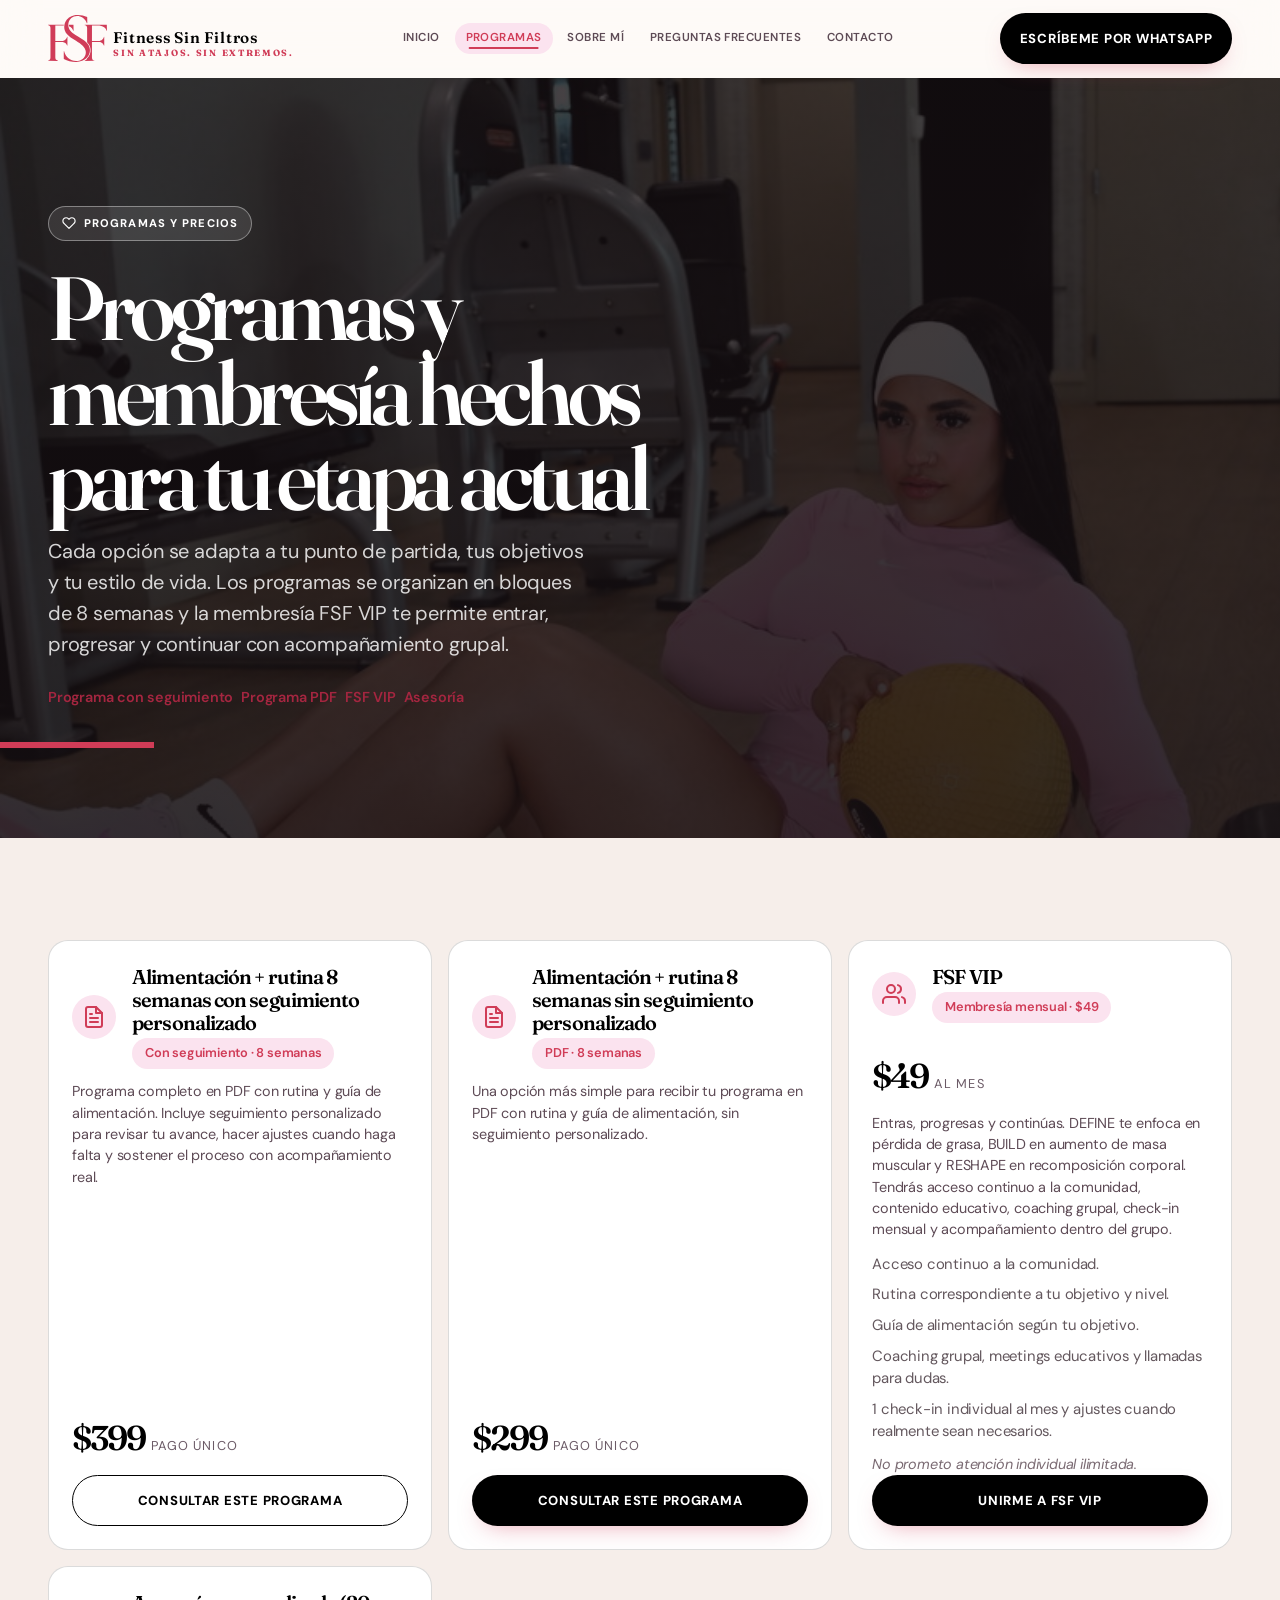
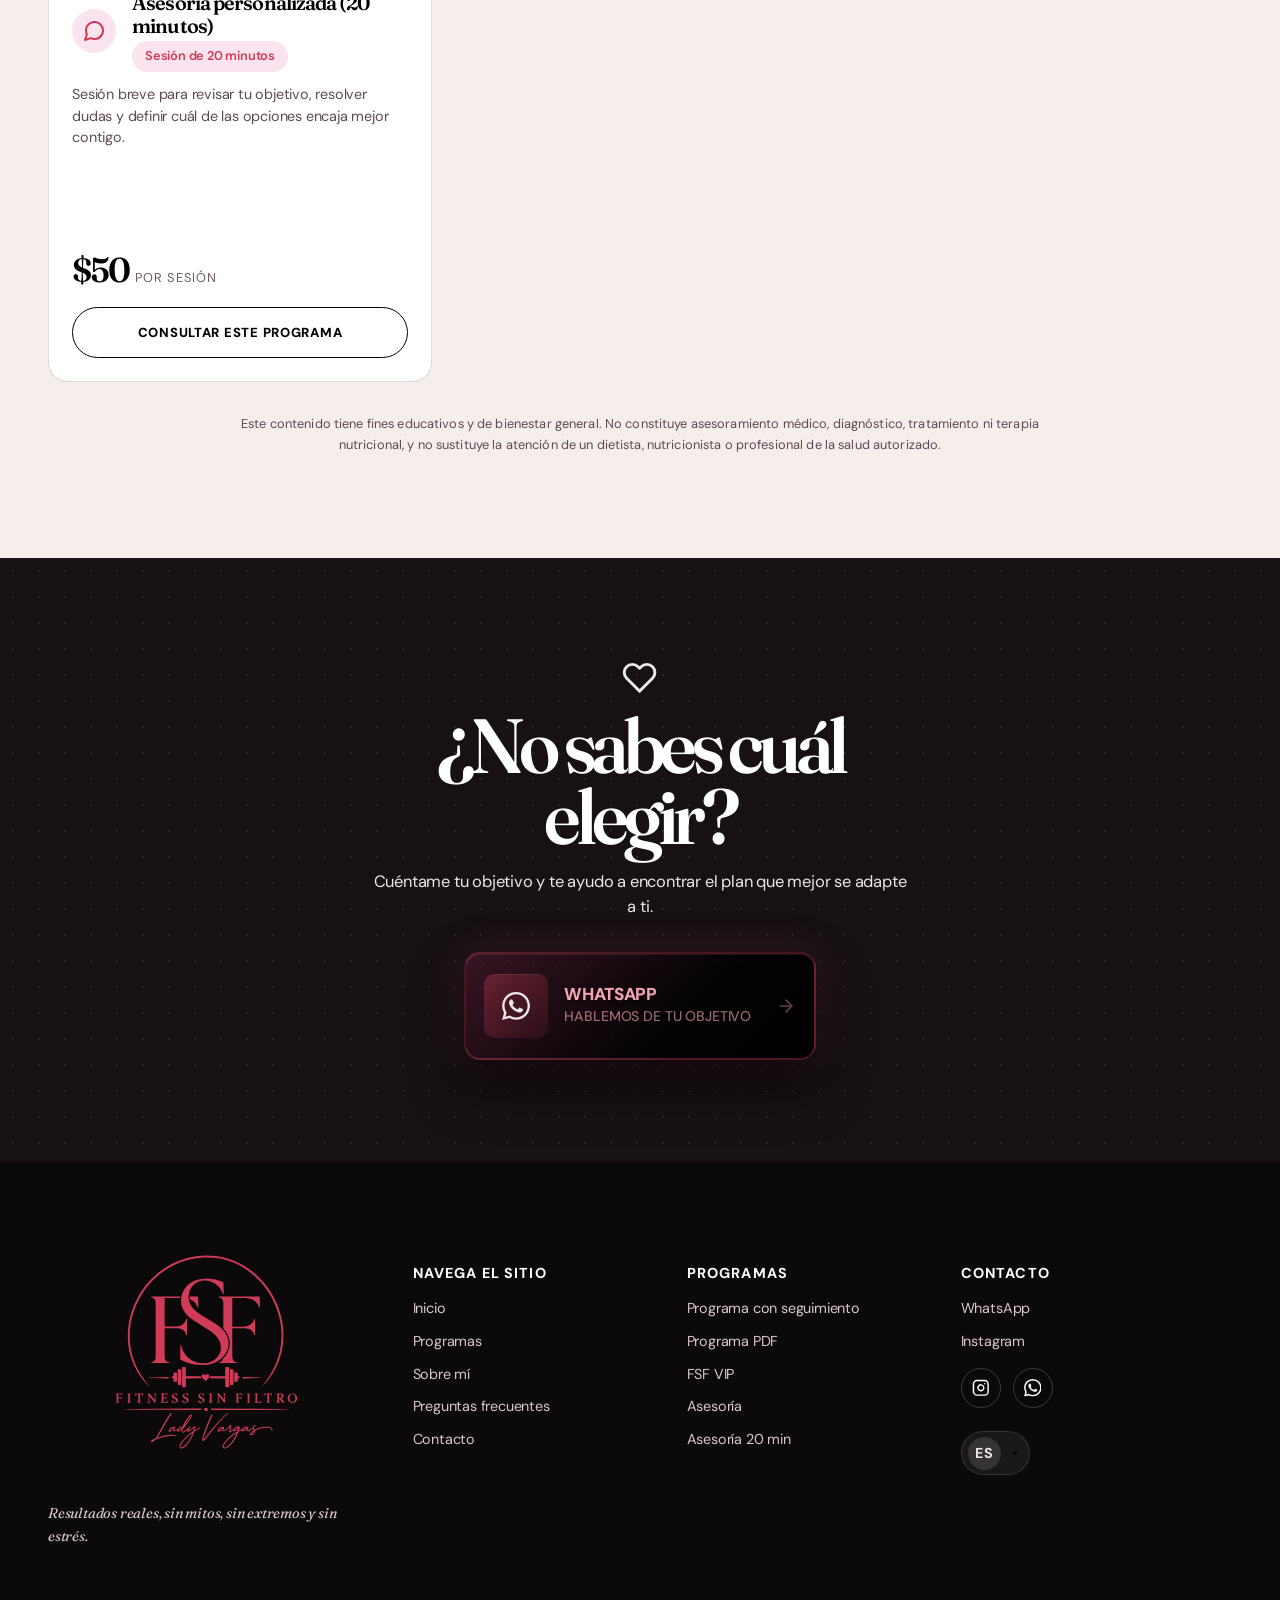
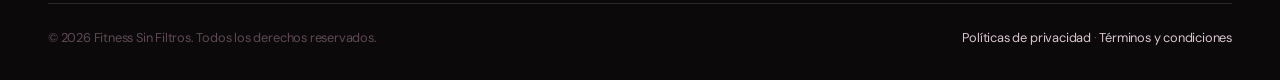
<file: pages/servicios.html>
﻿<!DOCTYPE html>
<html lang="es">
  <head>
    <meta charset="UTF-8" />
    <meta name="viewport" content="width=device-width, initial-scale=1.0" />
    <script>document.documentElement.classList.add("js");</script>
    <script>
      (function () {
        try {
          if (localStorage.getItem("fsf-language") === "en") {
            document.documentElement.lang = "en";
          }
        } catch (e) {}
      })();
    </script>

    <title>FSF · Programas</title>
    <meta
      name="description"
      content="Programas de entrenamiento, nutrición y acompañamiento diseñados a tu medida. Elige el programa que mejor se adapte a tu objetivo y consulta por WhatsApp."
    />
    <meta name="application-name" content="Fitness Sin Filtros" />
    <meta name="theme-color" content="#D23C58" />
    <link rel="icon" type="image/svg+xml" href="../assets/logo/SVG PART/FSF.svg?v=20260827" />
    <link rel="canonical" href="https://fitnesssinfiltros.com/servicios.html" />
    <meta name="author" content="Fitness Sin Filtros" />

    <!-- Open Graph -->
    <meta property="og:type" content="website" />
    <meta property="og:site_name" content="Fitness Sin Filtros" />
    <meta property="og:title" content="FSF · Programas" />
    <meta
      property="og:description"
      content="Programas de entrenamiento, nutrición y acompañamiento diseñados a tu medida. Elige el programa que mejor se adapte a tu objetivo y consulta por WhatsApp."
    />
    <meta property="og:url" content="https://fitnesssinfiltros.com/servicios.html" />
    <meta property="og:image" content="https://fitnesssinfiltros.com/assets/og.jpg" />
    <meta property="og:locale" content="es_EC" />
    <meta name="twitter:card" content="summary_large_image" />

    <link rel="preconnect" href="https://fonts.googleapis.com" />
    <link rel="preconnect" href="https://fonts.gstatic.com" crossorigin />
    <link
      href="https://fonts.googleapis.com/css2?family=DM+Sans:wght@400;500;600;700&family=Fraunces:ital,wght@0,600;1,600&display=swap"
      rel="stylesheet"
    />

    <link rel="stylesheet" href="../css/variables.css" />
    <link rel="stylesheet" href="../css/reset.css" />
    <link rel="stylesheet" href="../css/style.css" />
    <link rel="stylesheet" href="../css/components.css" />
    <link rel="stylesheet" href="../css/responsive.css" />
    <link rel="stylesheet" href="../css/editorial-overhaul.css" />
    <link rel="stylesheet" href="../css/i18n.css" />
  </head>

  <body>
    <a class="skip-link" href="#contenido">Saltar al contenido principal</a>

    <svg class="icon-sprite" xmlns="http://www.w3.org/2000/svg" aria-hidden="true">
      <symbol id="icon-dumbbell" viewBox="0 0 24 24" fill="none" stroke="currentColor" stroke-width="2" stroke-linecap="round" stroke-linejoin="round">
        <path d="M6.5 6.5v11M17.5 6.5v11M3 9.5v5M21 9.5v5M6.5 12h11" />
      </symbol>
      <symbol id="icon-heart" viewBox="0 0 24 24" fill="none" stroke="currentColor" stroke-width="2" stroke-linecap="round" stroke-linejoin="round">
        <path d="M20.84 4.61a5.5 5.5 0 0 0-7.78 0L12 5.67l-1.06-1.06a5.5 5.5 0 0 0-7.78 7.78l1.06 1.06L12 21.23l7.78-7.78 1.06-1.06a5.5 5.5 0 0 0 0-7.78z" />
      </symbol>
      <symbol id="icon-heart-fill" viewBox="0 0 24 24" fill="currentColor">
        <path d="M12 21.35l-1.45-1.32C5.4 15.36 2 12.28 2 8.5 2 5.42 4.42 3 7.5 3c1.74 0 3.41.81 4.5 2.09C13.09 3.81 14.76 3 16.5 3 19.58 3 22 5.42 22 8.5c0 3.78-3.4 6.86-8.55 11.54L12 21.35z" />
      </symbol>
      <symbol id="icon-check" viewBox="0 0 24 24" fill="none" stroke="currentColor" stroke-width="2" stroke-linecap="round" stroke-linejoin="round">
        <polyline points="20 6 9 17 4 12" />
      </symbol>
      <symbol id="icon-check-circle" viewBox="0 0 24 24" fill="none" stroke="currentColor" stroke-width="2" stroke-linecap="round" stroke-linejoin="round">
        <path d="M22 11.08V12a10 10 0 1 1-5.93-9.14" />
        <polyline points="22 4 12 14.01 9 11.01" />
      </symbol>
      <symbol id="icon-arrow-right" viewBox="0 0 24 24" fill="none" stroke="currentColor" stroke-width="2" stroke-linecap="round" stroke-linejoin="round">
        <line x1="5" y1="12" x2="19" y2="12" />
        <polyline points="12 5 19 12 12 19" />
      </symbol>
      <symbol id="icon-arrow-up" viewBox="0 0 24 24" fill="none" stroke="currentColor" stroke-width="2" stroke-linecap="round" stroke-linejoin="round">
        <line x1="12" y1="19" x2="12" y2="5" />
        <polyline points="5 12 12 5 19 12" />
      </symbol>
      <symbol id="icon-menu" viewBox="0 0 24 24" fill="none" stroke="currentColor" stroke-width="2" stroke-linecap="round" stroke-linejoin="round">
        <line x1="3" y1="6" x2="21" y2="6" />
        <line x1="3" y1="12" x2="21" y2="12" />
        <line x1="3" y1="18" x2="21" y2="18" />
      </symbol>
      <symbol id="icon-close" viewBox="0 0 24 24" fill="none" stroke="currentColor" stroke-width="2" stroke-linecap="round" stroke-linejoin="round">
        <line x1="18" y1="6" x2="6" y2="18" />
        <line x1="6" y1="6" x2="18" y2="18" />
      </symbol>
      <symbol id="icon-whatsapp" viewBox="0 0 24 24" fill="currentColor">
        <path d="M17.472 14.382c-.297-.149-1.758-.867-2.03-.967-.273-.099-.471-.148-.67.15-.197.297-.767.966-.94 1.164-.173.199-.347.223-.644.075-.297-.15-1.255-.463-2.39-1.475-.883-.788-1.48-1.761-1.653-2.059-.173-.297-.018-.458.13-.606.134-.133.298-.347.446-.52.149-.174.198-.298.298-.497.099-.198.05-.371-.025-.52-.075-.149-.669-1.612-.916-2.207-.242-.579-.487-.5-.669-.51-.173-.008-.371-.01-.57-.01-.198 0-.52.074-.792.372-.272.297-1.04 1.016-1.04 2.479 0 1.462 1.065 2.875 1.213 3.074.149.198 2.096 3.2 5.077 4.487.709.306 1.262.489 1.694.625.712.227 1.36.195 1.871.118.571-.085 1.758-.719 2.006-1.413.248-.694.248-1.289.173-1.413-.074-.124-.272-.198-.57-.347m-5.421 7.403h-.004a9.87 9.87 0 0 1-5.031-1.378l-.361-.214-3.741.982.998-3.648-.235-.374a9.86 9.86 0 0 1-1.51-5.26c.001-5.45 4.436-9.884 9.888-9.884 2.64 0 5.122 1.03 6.988 2.898a9.825 9.825 0 0 1 2.893 6.994c-.003 5.45-4.437 9.884-9.885 9.884m8.413-18.297A11.815 11.815 0 0 0 12.05 0C5.495 0 .16 5.335.157 11.892c0 2.096.547 4.142 1.588 5.945L.057 24l6.305-1.654a11.882 11.882 0 0 0 5.683 1.448h.005c6.554 0 11.89-5.335 11.893-11.893a11.821 11.821 0 0 0-3.48-8.413z" />
      </symbol>
      <symbol id="icon-instagram" viewBox="0 0 24 24" fill="none" stroke="currentColor" stroke-width="2" stroke-linecap="round" stroke-linejoin="round">
        <rect x="2" y="2" width="20" height="20" rx="5" ry="5" />
        <path d="M16 11.37A4 4 0 1 1 12.63 8 4 4 0 0 1 16 11.37z" />
        <line x1="17.5" y1="6.5" x2="17.51" y2="6.5" />
      </symbol>
      <symbol id="icon-facebook" viewBox="0 0 24 24" fill="currentColor">
        <path d="M14 13.5h2.5l1-4H14v-2c0-1.03 0-2 2-2h1.5V2.14c-.326-.043-1.557-.14-2.857-.14C11.928 2 10 3.657 10 6.7v2.8H7v4h3V22h4v-8.5z" />
      </symbol>
      <symbol id="icon-file-text" viewBox="0 0 24 24" fill="none" stroke="currentColor" stroke-width="2" stroke-linecap="round" stroke-linejoin="round">
        <path d="M14 2H6a2 2 0 0 0-2 2v16a2 2 0 0 0 2 2h12a2 2 0 0 0 2-2V8z" />
        <polyline points="14 2 14 8 20 8" />
        <line x1="16" y1="13" x2="8" y2="13" />
        <line x1="16" y1="17" x2="8" y2="17" />
        <polyline points="10 9 9 9 8 9" />
      </symbol>
      <symbol id="icon-apple" viewBox="0 0 24 24" fill="none" stroke="currentColor" stroke-width="2" stroke-linecap="round" stroke-linejoin="round">
        <path d="M12 20.94c1.5 0 2.75 1.06 4 1.06 3 0 6-8 6-12.22A4.91 4.91 0 0 0 17 5c-2.22 0-4 1.44-5 2-1-.56-2.78-2-5-2a4.9 4.9 0 0 0-5 4.78C2 14 5 22 8 22c1.25 0 2.5-1.06 4-1.06z" />
        <path d="M10 2c1 .5 2 2 2 5" />
      </symbol>
      <symbol id="icon-users" viewBox="0 0 24 24" fill="none" stroke="currentColor" stroke-width="2" stroke-linecap="round" stroke-linejoin="round">
        <path d="M17 21v-2a4 4 0 0 0-4-4H5a4 4 0 0 0-4 4v2" />
        <circle cx="9" cy="7" r="4" />
        <path d="M23 21v-2a4 4 0 0 0-3-3.87" />
        <path d="M16 3.13a4 4 0 0 1 0 7.75" />
      </symbol>
      <symbol id="icon-message-circle" viewBox="0 0 24 24" fill="none" stroke="currentColor" stroke-width="2" stroke-linecap="round" stroke-linejoin="round">
        <path d="M21 11.5a8.38 8.38 0 0 1-.9 3.8 8.5 8.5 0 0 1-7.6 4.7 8.38 8.38 0 0 1-3.8-.9L3 21l1.9-5.7a8.38 8.38 0 0 1-.9-3.8 8.5 8.5 0 0 1 4.7-7.6 8.38 8.38 0 0 1 3.8-.9h.5a8.48 8.48 0 0 1 8 8v.5z" />
      </symbol>
      <symbol id="icon-target" viewBox="0 0 24 24" fill="none" stroke="currentColor" stroke-width="2" stroke-linecap="round" stroke-linejoin="round">
        <circle cx="12" cy="12" r="10" />
        <circle cx="12" cy="12" r="6" />
        <circle cx="12" cy="12" r="2" />
      </symbol>
      <symbol id="icon-activity" viewBox="0 0 24 24" fill="none" stroke="currentColor" stroke-width="2" stroke-linecap="round" stroke-linejoin="round">
        <polyline points="22 12 18 12 15 21 9 3 6 12 2 12" />
      </symbol>
      <symbol id="icon-shield" viewBox="0 0 24 24" fill="none" stroke="currentColor" stroke-width="2" stroke-linecap="round" stroke-linejoin="round">
        <path d="M12 22s8-4 8-10V5l-8-3-8 3v7c0 6 8 10 8 10z" />
      </symbol>
      <symbol id="icon-mail" viewBox="0 0 24 24" fill="none" stroke="currentColor" stroke-width="2" stroke-linecap="round" stroke-linejoin="round">
        <path d="M4 4h16c1.1 0 2 .9 2 2v12c0 1.1-.9 2-2 2H4c-1.1 0-2-.9-2-2V6c0-1.1.9-2 2-2z" />
        <polyline points="22,6 12,13 2,6" />
      </symbol>
      <symbol id="icon-phone" viewBox="0 0 24 24" fill="none" stroke="currentColor" stroke-width="2" stroke-linecap="round" stroke-linejoin="round">
        <path d="M22 16.92v3a2 2 0 0 1-2.18 2 19.79 19.79 0 0 1-8.63-3.07 19.5 19.5 0 0 1-6-6 19.79 19.79 0 0 1-3.07-8.67A2 2 0 0 1 4.11 2h3a2 2 0 0 1 2 1.72c.127.96.361 1.903.7 2.81a2 2 0 0 1-.45 2.11L8.09 9.91a16 16 0 0 0 6 6l1.27-1.27a2 2 0 0 1 2.11-.45c.907.339 1.85.573 2.81.7A2 2 0 0 1 22 16.92z" />
      </symbol>
      <symbol id="icon-calendar" viewBox="0 0 24 24" fill="none" stroke="currentColor" stroke-width="2" stroke-linecap="round" stroke-linejoin="round">
        <rect x="3" y="4" width="18" height="18" rx="2" />
        <line x1="16" y1="2" x2="16" y2="6" />
        <line x1="8" y1="2" x2="8" y2="6" />
        <line x1="3" y1="10" x2="21" y2="10" />
      </symbol>
      <symbol id="icon-quote" viewBox="0 0 24 24" fill="currentColor">
        <path d="M10 7H6a2 2 0 0 0-2 2v4a2 2 0 0 0 2 2h2v2H6v2h4a2 2 0 0 0 2-2V9a2 2 0 0 0-2-2z" />
        <path d="M20 7h-4a2 2 0 0 0-2 2v4a2 2 0 0 0 2 2h2v2h-2v2h4a2 2 0 0 0 2-2V9a2 2 0 0 0-2-2z" />
      </symbol>
      <symbol id="icon-info" viewBox="0 0 24 24" fill="none" stroke="currentColor" stroke-width="2" stroke-linecap="round" stroke-linejoin="round">
        <circle cx="12" cy="12" r="10" />
        <line x1="12" y1="16" x2="12" y2="12" />
        <line x1="12" y1="8" x2="12.01" y2="8" />
      </symbol>
      <symbol id="icon-chevron-down" viewBox="0 0 24 24" fill="none" stroke="currentColor" stroke-width="2" stroke-linecap="round" stroke-linejoin="round">
        <polyline points="6 9 12 15 18 9" />
      </symbol>
      <symbol id="icon-star" viewBox="0 0 24 24" fill="none" stroke="currentColor" stroke-width="2" stroke-linecap="round" stroke-linejoin="round">
        <polygon points="12 2 15.09 8.26 22 9.27 17 14.14 18.18 21.02 12 17.77 5.82 21.02 7 14.14 2 9.27 8.91 8.26 12 2" />
      </symbol>
      <symbol id="icon-lock" viewBox="0 0 24 24" fill="none" stroke="currentColor" stroke-width="2" stroke-linecap="round" stroke-linejoin="round">
        <rect x="3" y="11" width="18" height="11" rx="2" />
        <path d="M7 11V7a5 5 0 0 1 10 0v4" />
      </symbol>
      <symbol id="icon-clock" viewBox="0 0 24 24" fill="none" stroke="currentColor" stroke-width="2" stroke-linecap="round" stroke-linejoin="round">
        <circle cx="12" cy="12" r="10" />
        <polyline points="12 6 12 12 16 14" />
      </symbol>
      <symbol id="icon-pencil" viewBox="0 0 24 24" fill="none" stroke="currentColor" stroke-width="2" stroke-linecap="round" stroke-linejoin="round">
        <path d="M12 20h9" />
        <path d="M16.5 3.5a2.121 2.121 0 0 1 3 3L7 19l-4 1 1-4L16.5 3.5z" />
      </symbol>
      <symbol id="icon-pin" viewBox="0 0 24 24" fill="none" stroke="currentColor" stroke-width="2" stroke-linecap="round" stroke-linejoin="round">
        <path d="M21 10c0 7-9 13-9 13s-9-6-9-13a9 9 0 0 1 18 0z" />
        <circle cx="12" cy="10" r="3" />
      </symbol>
    </svg>

    <header class="site-header">
      <div class="container header-inner">
<a class="brand" href="../index.html" aria-label="Fitness Sin Filtros, página de inicio">
          <img class="brand-logo" src="../assets/logo/SVG PART/FSF.svg" alt="Fitness Sin Filtros" />
          <span>
            <span class="brand-name">Fitness Sin Filtros</span>
            <span class="brand-subtitle">Sin atajos. Sin extremos.</span>
          </span>
        </a>

        <nav class="main-nav" aria-label="Navegación principal">
          <ul class="nav-list" role="list">
            <li><a class="nav-link" href="../index.html">Inicio</a></li>
            <li><a class="nav-link" href="servicios.html" aria-current="page">Programas</a></li>
            <li><a class="nav-link" href="sobre-mi.html">Sobre mí</a></li>
            <li><a class="nav-link" href="preguntas-frecuentes.html">Preguntas frecuentes</a></li>
            <li><a class="nav-link" href="contacto.html">Contacto</a></li>
          </ul>
        </nav>

        <a class="btn btn-primary nav-cta" data-whatsapp href="#">Escríbeme por WhatsApp</a>

        <button class="menu-toggle" type="button" aria-expanded="false" aria-controls="mobile-menu" aria-label="Abrir menú de navegación">
          <svg class="icon icon-menu" aria-hidden="true"><use href="#icon-menu"></use></svg>
          <svg class="icon icon-close" aria-hidden="true"><use href="#icon-close"></use></svg>
        </button>
      </div>
    </header>

    <div class="mobile-menu" id="mobile-menu" aria-label="Menú móvil">
      <nav aria-label="Navegación móvil">
        <ul class="nav-list" role="list">
          <li><a class="nav-link" href="../index.html">Inicio</a></li>
          <li><a class="nav-link" href="servicios.html" aria-current="page">Programas</a></li>
          <li><a class="nav-link" href="sobre-mi.html">Sobre mí</a></li>
          <li><a class="nav-link" href="preguntas-frecuentes.html">Preguntas frecuentes</a></li>
          <li><a class="nav-link" href="contacto.html">Contacto</a></li>
        </ul>
<div class="nav-cta-wrap">
          <a class="btn btn-primary btn-block" data-whatsapp href="#">Escríbeme por WhatsApp</a>
        </div>
      </nav>
    </div>

    <main id="contenido">
            <section class="sub-hero sub-hero--photo sub-hero--photo-training" aria-labelledby="servicios-titulo">
        <div class="container">
          <p class="eyebrow">
            <svg class="icon" aria-hidden="true"><use href="#icon-heart"></use></svg>
            Programas y precios
          </p>
          <h1 id="servicios-titulo">Programas y membresía hechos para tu etapa actual</h1>
          <p>
            Cada opción se adapta a tu punto de partida, tus objetivos y tu estilo de vida.
            Los programas se organizan en bloques de 8 semanas y la membresía FSF VIP te permite
            entrar, progresar y continuar con acompañamiento grupal.
          </p>
          <nav class="inner-nav" aria-label="Ir a un programa">
            <ul role="list">
              <li><a href="#programa-8-semanas-seguimiento">Programa con seguimiento</a></li>
              <li><a href="#programa-8-semanas-pdf">Programa PDF</a></li>
              <li><a href="#fsf-vip">FSF VIP</a></li>
              <li><a href="#asesoria">Asesoría</a></li>
            </ul>
          </nav>
        </div>
      </section>

      <section class="section" aria-label="Lista de programas">
        <div class="container">
          <h2 class="sr-only">Programas y precios</h2>
          <div class="services-grid services-grid--details">
            <article class="service-detail reveal" id="programa-8-semanas-seguimiento">
              <div class="service-detail__head">
                <span class="service-icon" aria-hidden="true"><svg class="icon"><use href="#icon-file-text"></use></svg></span>
                <div>
              <h3>Alimentación + rutina 8 semanas con seguimiento personalizado</h3>
              <span class="chip">Con seguimiento · 8 semanas</span>
              </div>
              </div>
              <p>
                Programa completo en PDF con rutina y guía de alimentación. Incluye seguimiento
                personalizado para revisar tu avance, hacer ajustes cuando haga falta y sostener el
                proceso con acompañamiento real.
              </p>
              <div class="price-row">
                <span class="price">$399</span>
                <span class="price-note">pago único</span>
              </div>
              <a class="btn btn-secondary" href="https://whop.com/checkout/plan_j860rL4jHZ0XK" target="_blank" rel="noopener noreferrer" data-service-id="programa-8-semanas-seguimiento">
                Consultar este programa
              </a>
            </article>

            <article class="service-detail reveal" id="programa-8-semanas-pdf">
              <div class="service-detail__head">
                <span class="service-icon" aria-hidden="true"><svg class="icon"><use href="#icon-file-text"></use></svg></span>
                <div>
              <h3>Alimentación + rutina 8 semanas sin seguimiento personalizado</h3>
                  <span class="chip">PDF · 8 semanas</span>
                </div>
              </div>
              <p>
                Una opción más simple para recibir tu programa en PDF con rutina y guía de
                alimentación, sin seguimiento personalizado.
              </p>
              <div class="price-row">
                <span class="price">$299</span>
                <span class="price-note">pago único</span>
              </div>
              <a class="btn btn-primary" href="https://whop.com/checkout/plan_hawxc5QboLKLH" target="_blank" rel="noopener noreferrer" data-service-id="programa-8-semanas-pdf">
                Consultar este programa
              </a>
            </article>

            <article class="service-detail reveal" id="fsf-vip">
              <div class="service-detail__head">
                <span class="service-icon" aria-hidden="true"><svg class="icon"><use href="#icon-users"></use></svg></span>
                <div>
                  <h3>FSF VIP</h3>
                  <span class="chip">Membresía mensual · $49</span>
                </div>
              </div>
              <div class="price-row">
                <span class="price">$49</span>
                <span class="price-note">al mes</span>
              </div>
              <p>
                Entras, progresas y continúas. DEFINE te enfoca en pérdida de grasa, BUILD en
                aumento de masa muscular y RESHAPE en recomposición corporal. Tendrás acceso
                continuo a la comunidad, contenido educativo, coaching grupal, check-in mensual y
                acompañamiento dentro del grupo.
              </p>
              <ul class="service-detail__list" role="list">
                <li>Acceso continuo a la comunidad.</li>
                <li>Rutina correspondiente a tu objetivo y nivel.</li>
                <li>Guía de alimentación según tu objetivo.</li>
                <li>Coaching grupal, meetings educativos y llamadas para dudas.</li>
                <li>1 check-in individual al mes y ajustes cuando realmente sean necesarios.</li>
              </ul>
              <p class="service-detail__note">No prometo atención individual ilimitada.</p>
              <a class="btn btn-primary" href="https://whop.com/checkout/plan_mnem2SbH8UOfg" target="_blank" rel="noopener noreferrer" data-service-id="fsf-vip">
                Unirme a FSF VIP
              </a>
            </article>

            <article class="service-detail reveal" id="asesoria">
              <div class="service-detail__head">
                <span class="service-icon" aria-hidden="true"><svg class="icon"><use href="#icon-message-circle"></use></svg></span>
                <div>
                  <h3>Asesoría personalizada (20 minutos)</h3>
                  <span class="chip">Sesión de 20 minutos</span>
                </div>
              </div>
              <p>
                Sesión breve para revisar tu objetivo, resolver dudas y definir cuál de las opciones
                encaja mejor contigo.
              </p>
              <div class="price-row">
                <span class="price">$50</span>
                <span class="price-note">por sesión</span>
              </div>
              <a class="btn btn-secondary" href="https://whop.com/checkout/plan_mnem2SbH8UOfg" target="_blank" rel="noopener noreferrer" data-service-id="asesoria-20-min">
                Consultar este programa
              </a>
            </article>

          </div>

          <div class="health-note reveal" role="note">
            <svg class="icon" aria-hidden="true"><use href="#icon-info"></use></svg>
            <p>
              Este contenido tiene fines educativos y de bienestar general. No constituye
              asesoramiento médico, diagnóstico, tratamiento ni terapia nutricional, y no sustituye
              la atención de un dietista, nutricionista o profesional de la salud autorizado.
            </p>
          </div>
        </div>
      </section>
      <section class="section cta-final cta-final--photo cta-final--photo-result" aria-labelledby="cta-titulo">
        <div class="container">
          <svg class="icon" aria-hidden="true"><use href="#icon-heart"></use></svg>
          <h2 id="cta-titulo">¿No sabes cuál elegir?</h2>
          <p>Cuéntame tu objetivo y te ayudo a encontrar el plan que mejor se adapte a ti.</p>
          <div class="cta-final__whatsapp-wrap">
            <a class="btn btn-whatsapp btn-lg cta-final__whatsapp" data-whatsapp href="#">
              <span class="cta-final__whatsapp-icon" aria-hidden="true"><svg class="icon"><use href="#icon-whatsapp"></use></svg></span>
              <span class="cta-final__whatsapp-copy"><span class="cta-final__whatsapp-title">WhatsApp</span><span class="cta-final__whatsapp-subtitle">Hablemos de tu objetivo</span></span>
              <span class="cta-final__whatsapp-arrow" aria-hidden="true"><svg><use href="#icon-arrow-right"></use></svg></span>
            </a>
          </div>
        </div>
      </section>
    </main>

    <footer class="site-footer">
      <div class="container">
        <div class="footer-grid">
          <div class="footer-brand footer-col">
            <a class="brand" href="../index.html" aria-label="Fitness Sin Filtros, página de inicio">
              <img class="brand-logo" src="../assets/logo/SVG PART/Logocompleto.svg" alt="Fitness Sin Filtros" />
            </a>
            <p class="footer-claim">Resultados reales, sin mitos, sin extremos y sin estrés.</p>
          </div>

          <div class="footer-col">
            <h4>Navega el sitio</h4>
            <ul class="footer-list" role="list">
              <li><a href="../index.html#inicio">Inicio</a></li>
              <li><a href="servicios.html">Programas</a></li>
              <li><a href="sobre-mi.html">Sobre mí</a></li>
              <li><a href="preguntas-frecuentes.html">Preguntas frecuentes</a></li>
              <li><a href="contacto.html">Contacto</a></li>
            </ul>
          </div>

                    <div class="footer-col">
            <h4>Programas</h4>
            <ul class="footer-list" role="list">
              <li><a href="servicios.html#programa-8-semanas-seguimiento">Programa con seguimiento</a></li>
              <li><a href="servicios.html#programa-8-semanas-pdf">Programa PDF</a></li>
              <li><a href="servicios.html#fsf-vip">FSF VIP</a></li>
              <li><a href="servicios.html#asesoria">Asesoría</a></li>
              <li><a href="servicios.html#asesoria">Asesoría 20 min</a></li>
            </ul>
          </div>

          <div class="footer-col">
            <h4>Contacto</h4>
            <ul class="footer-list" role="list">
              <li><a href="#" data-whatsapp data-whatsapp-msg="Hola, quiero orientación para elegir el servicio más adecuado para mi objetivo.">WhatsApp</a></li>
              <li data-email>
                <a href="mailto:">Correo electrónico</a>
              </li>
              <li data-social="instagram">
                <a href="#">Instagram</a>
              </li>
              <li data-social="facebook">
                <a href="#">Facebook</a>
              </li>
            </ul>
            <div class="social-list">
              <a href="#" data-social="instagram" aria-label="Instagram de Fitness Sin Filtros">
                <svg class="icon" aria-hidden="true"><use href="#icon-instagram"></use></svg>
              </a>
              <a href="#" data-social="facebook" aria-label="Facebook de Fitness Sin Filtros">
                <svg class="icon" aria-hidden="true"><use href="#icon-facebook"></use></svg>
              </a>
              <a href="#" data-whatsapp data-whatsapp-msg="Hola, quiero orientación para elegir el servicio más adecuado para mi objetivo." aria-label="WhatsApp de Fitness Sin Filtros">
                <svg class="icon" aria-hidden="true"><use href="#icon-whatsapp"></use></svg>
              </a>
            </div>
            <div class="language-menu language-menu--footer" data-language-menu data-translate="none" aria-label="Idiomas">
              <button class="language-pill" type="button" aria-label="Seleccionar idioma" aria-haspopup="listbox" aria-expanded="false" data-language-trigger>
                <span class="language-pill__flag" data-language-current aria-hidden="true">ES</span>
                <span data-language-label>ES</span>
                <svg viewBox="0 0 24 24" aria-hidden="true">
                  <path d="M7 10l5 5 5-5" />
                </svg>
              </button>
              <div class="language-options" role="listbox" aria-label="Idiomas" data-language-options>
                <button type="button" role="option" data-language-option="es" aria-selected="true">ES <span>Español</span></button>
                <button type="button" role="option" data-language-option="en" aria-selected="false">EN <span>English</span></button>
              </div>
            </div>
          </div>
        </div>

        <div class="footer-bottom">
          <p>© <span data-year>2026</span> Fitness Sin Filtros. Todos los derechos reservados.</p>
          <p>
            <a href="politicas.html#privacidad" data-legal>Políticas de privacidad</a>
            <span aria-hidden="true"> · </span>
            <a href="politicas.html#terminos" data-legal>Términos y condiciones</a>
          </p>
        </div>
      </div>
    </footer>

    <button class="back-to-top" type="button" aria-label="Volver arriba">
      <svg class="icon" aria-hidden="true"><use href="#icon-arrow-up"></use></svg>
    </button>

    <div class="modal" id="confirmation-modal" aria-hidden="true" aria-label="Confirmación">
      <div class="modal__dialog" role="dialog" aria-modal="true" aria-labelledby="modal-title" aria-describedby="modal-subtitle">
        <div class="modal__head">
          <div>
            <svg class="icon" aria-hidden="true"><use href="#icon-check-circle"></use></svg>
          </div>
          <button class="modal__close" type="button" data-modal-close aria-label="Cerrar">
            <svg class="icon" aria-hidden="true"><use href="#icon-close"></use></svg>
          </button>
        </div>
        <h3 class="modal__title" id="modal-title">Tu mensaje está listo</h3>
        <p class="modal__subtitle" id="modal-subtitle">
          Revisa el resumen antes de abrir WhatsApp. Ningún dato se envía ni se almacena en un servidor.
        </p>
        <div class="modal__preview" data-modal-preview aria-live="polite"></div>
        <div class="modal__actions">
          <a class="btn btn-whatsapp btn-block" href="#" data-modal-whatsapp target="_blank" rel="noopener noreferrer">
            Continuar en WhatsApp
            <svg class="icon" aria-hidden="true"><use href="#icon-whatsapp"></use></svg>
          </a>
          <button class="btn btn-ghost btn-block" type="button" data-modal-cancel>Cancelar</button>
        </div>
      </div>
    </div>

    <!-- Modal de documentos legales (Políticas / Términos) -->
    <div class="modal modal--legal" id="legal-modal" aria-hidden="true" aria-label="Documentos legales">
      <div class="modal__dialog" role="dialog" aria-modal="true" aria-labelledby="legal-modal-title">
        <div class="modal__head">
          <div>
            <svg class="icon" aria-hidden="true"><use href="#icon-lock"></use></svg>
          </div>
          <button class="modal__close" type="button" data-legal-close aria-label="Cerrar">
            <svg class="icon" aria-hidden="true"><use href="#icon-close"></use></svg>
          </button>
        </div>
        <h3 class="modal__title" id="legal-modal-title">Políticas de privacidad · Términos y condiciones</h3>
        <div class="legal modal__legal-body" data-legal-body></div>
      </div>
    </div>

    <script src="../js/config.js"></script>
    <script src="../js/legal-content.js"></script>
    <script src="../js/translations.js"></script>
    <script src="../js/i18n.js"></script>
    <script src="../js/menu.js"></script>
    <script src="../js/faq.js"></script>
    <script src="../js/main.js"></script>
  </body>
</html>
</file>
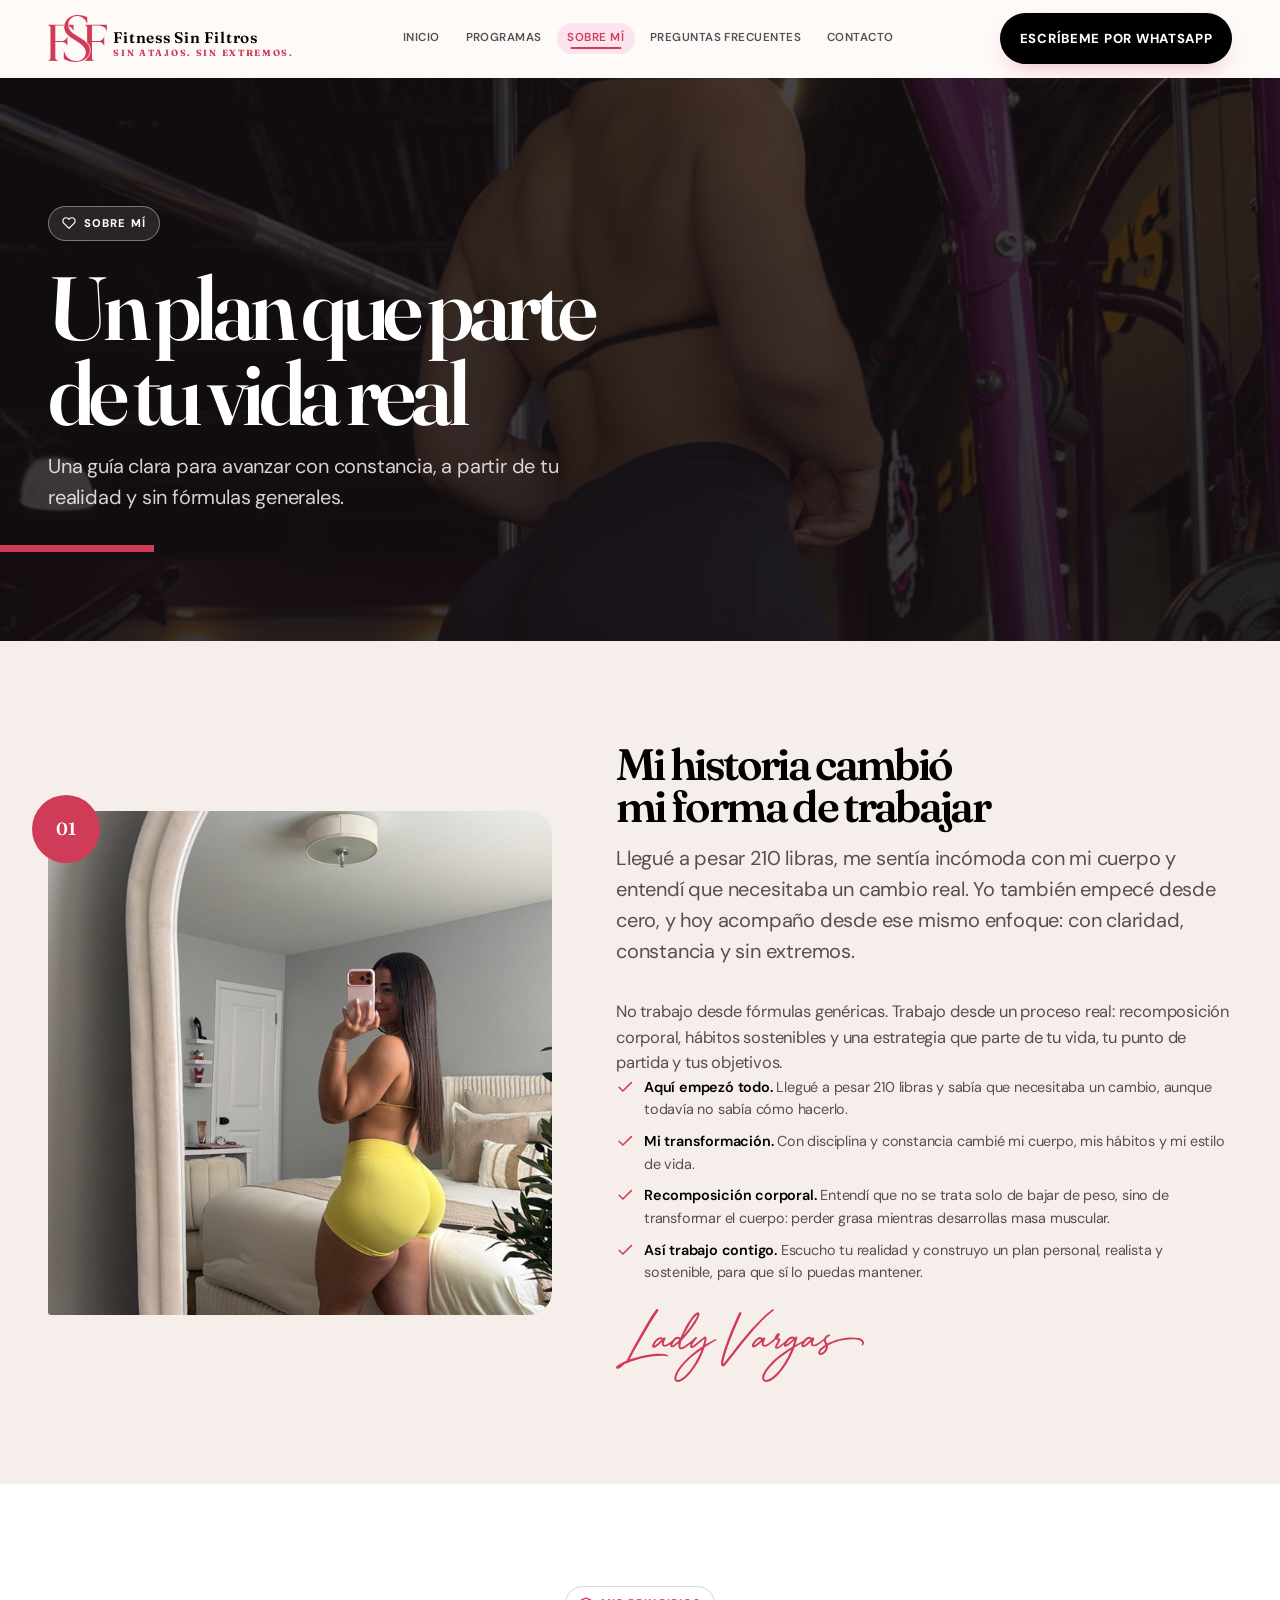
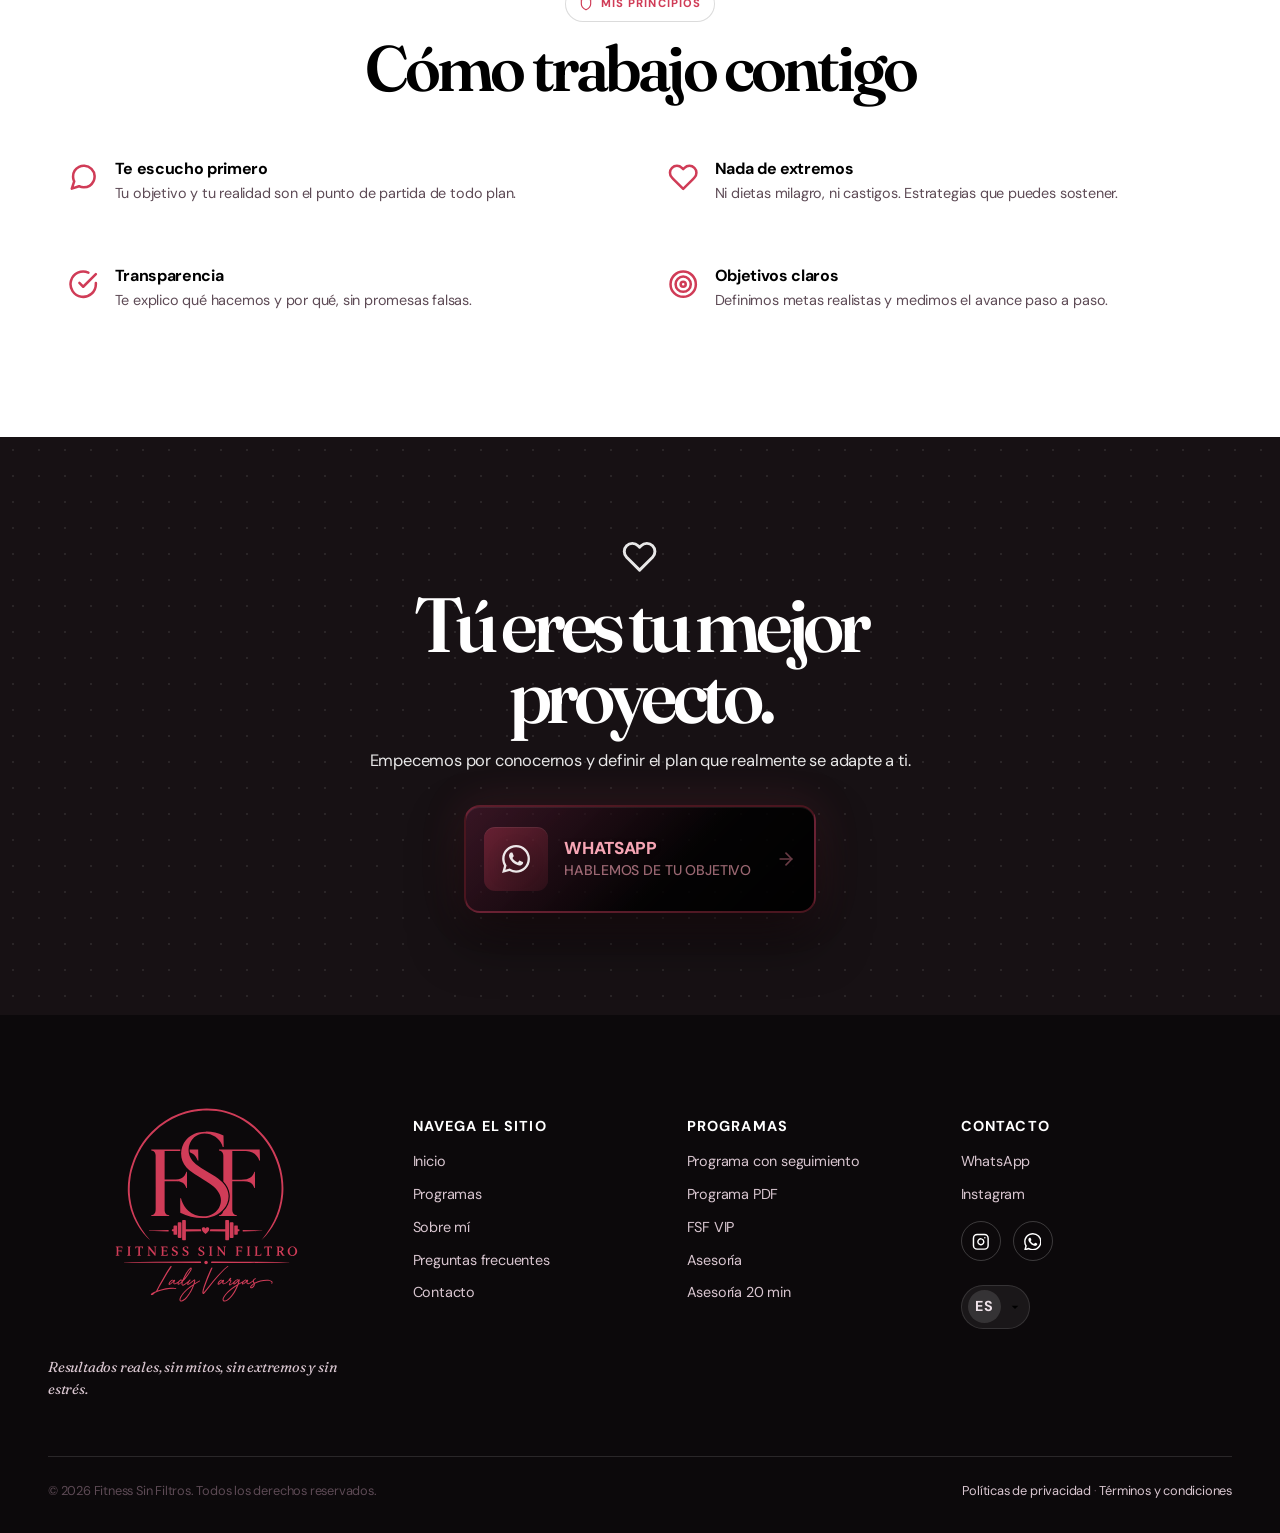
<file: pages/sobre-mi.html>
﻿<!DOCTYPE html>
<html lang="es">
  <head>
    <meta charset="UTF-8" />
    <meta name="viewport" content="width=device-width, initial-scale=1.0" />
    <script>document.documentElement.classList.add("js");</script>
    <script>
      (function () {
        try {
          if (localStorage.getItem("fsf-language") === "en") {
            document.documentElement.lang = "en";
          }
        } catch (e) {}
      })();
    </script>

    <title>FSF · Sobre mí</title>
    <meta
      name="description"
      content="Conoce cómo trabaja Fitness Sin Filtros: escucha, planes a tu medida y una guía clara para avanzar sin mitos ni extremos."
    />
    <meta name="application-name" content="Fitness Sin Filtros" />
    <meta name="theme-color" content="#D23C58" />
    <link rel="icon" type="image/svg+xml" href="../assets/logo/SVG PART/FSF.svg?v=20260827" />
    <link rel="canonical" href="https://fitnesssinfiltros.com/sobre-mi.html" />
    <meta name="author" content="Fitness Sin Filtros" />

    <!-- Open Graph -->
    <meta property="og:type" content="website" />
    <meta property="og:site_name" content="Fitness Sin Filtros" />
    <meta property="og:title" content="FSF · Sobre mí" />
    <meta
      property="og:description"
      content="Conoce cómo trabaja Fitness Sin Filtros: escucha, planes a tu medida y una guía clara para avanzar sin mitos ni extremos."
    />
    <meta property="og:url" content="https://fitnesssinfiltros.com/sobre-mi.html" />
    <meta property="og:image" content="https://fitnesssinfiltros.com/assets/og.jpg" />
    <meta property="og:locale" content="es_EC" />
    <meta name="twitter:card" content="summary_large_image" />

    <link rel="preconnect" href="https://fonts.googleapis.com" />
    <link rel="preconnect" href="https://fonts.gstatic.com" crossorigin />
    <link
      href="https://fonts.googleapis.com/css2?family=DM+Sans:wght@400;500;600;700&family=Fraunces:ital,wght@0,600;1,600&display=swap"
      rel="stylesheet"
    />

    <link rel="stylesheet" href="../css/variables.css" />
    <link rel="stylesheet" href="../css/reset.css" />
    <link rel="stylesheet" href="../css/style.css" />
    <link rel="stylesheet" href="../css/components.css" />
    <link rel="stylesheet" href="../css/responsive.css" />
    <link rel="stylesheet" href="../css/editorial-overhaul.css" />
    <link rel="stylesheet" href="../css/i18n.css" />
  </head>

  <body>
    <a class="skip-link" href="#contenido">Saltar al contenido principal</a>

    <svg class="icon-sprite" xmlns="http://www.w3.org/2000/svg" aria-hidden="true">
      <symbol id="icon-dumbbell" viewBox="0 0 24 24" fill="none" stroke="currentColor" stroke-width="2" stroke-linecap="round" stroke-linejoin="round">
        <path d="M6.5 6.5v11M17.5 6.5v11M3 9.5v5M21 9.5v5M6.5 12h11" />
      </symbol>
      <symbol id="icon-heart" viewBox="0 0 24 24" fill="none" stroke="currentColor" stroke-width="2" stroke-linecap="round" stroke-linejoin="round">
        <path d="M20.84 4.61a5.5 5.5 0 0 0-7.78 0L12 5.67l-1.06-1.06a5.5 5.5 0 0 0-7.78 7.78l1.06 1.06L12 21.23l7.78-7.78 1.06-1.06a5.5 5.5 0 0 0 0-7.78z" />
      </symbol>
      <symbol id="icon-heart-fill" viewBox="0 0 24 24" fill="currentColor">
        <path d="M12 21.35l-1.45-1.32C5.4 15.36 2 12.28 2 8.5 2 5.42 4.42 3 7.5 3c1.74 0 3.41.81 4.5 2.09C13.09 3.81 14.76 3 16.5 3 19.58 3 22 5.42 22 8.5c0 3.78-3.4 6.86-8.55 11.54L12 21.35z" />
      </symbol>
      <symbol id="icon-check" viewBox="0 0 24 24" fill="none" stroke="currentColor" stroke-width="2" stroke-linecap="round" stroke-linejoin="round">
        <polyline points="20 6 9 17 4 12" />
      </symbol>
      <symbol id="icon-check-circle" viewBox="0 0 24 24" fill="none" stroke="currentColor" stroke-width="2" stroke-linecap="round" stroke-linejoin="round">
        <path d="M22 11.08V12a10 10 0 1 1-5.93-9.14" />
        <polyline points="22 4 12 14.01 9 11.01" />
      </symbol>
      <symbol id="icon-arrow-right" viewBox="0 0 24 24" fill="none" stroke="currentColor" stroke-width="2" stroke-linecap="round" stroke-linejoin="round">
        <line x1="5" y1="12" x2="19" y2="12" />
        <polyline points="12 5 19 12 12 19" />
      </symbol>
      <symbol id="icon-arrow-up" viewBox="0 0 24 24" fill="none" stroke="currentColor" stroke-width="2" stroke-linecap="round" stroke-linejoin="round">
        <line x1="12" y1="19" x2="12" y2="5" />
        <polyline points="5 12 12 5 19 12" />
      </symbol>
      <symbol id="icon-menu" viewBox="0 0 24 24" fill="none" stroke="currentColor" stroke-width="2" stroke-linecap="round" stroke-linejoin="round">
        <line x1="3" y1="6" x2="21" y2="6" />
        <line x1="3" y1="12" x2="21" y2="12" />
        <line x1="3" y1="18" x2="21" y2="18" />
      </symbol>
      <symbol id="icon-close" viewBox="0 0 24 24" fill="none" stroke="currentColor" stroke-width="2" stroke-linecap="round" stroke-linejoin="round">
        <line x1="18" y1="6" x2="6" y2="18" />
        <line x1="6" y1="6" x2="18" y2="18" />
      </symbol>
      <symbol id="icon-whatsapp" viewBox="0 0 24 24" fill="currentColor">
        <path d="M17.472 14.382c-.297-.149-1.758-.867-2.03-.967-.273-.099-.471-.148-.67.15-.197.297-.767.966-.94 1.164-.173.199-.347.223-.644.075-.297-.15-1.255-.463-2.39-1.475-.883-.788-1.48-1.761-1.653-2.059-.173-.297-.018-.458.13-.606.134-.133.298-.347.446-.52.149-.174.198-.298.298-.497.099-.198.05-.371-.025-.52-.075-.149-.669-1.612-.916-2.207-.242-.579-.487-.5-.669-.51-.173-.008-.371-.01-.57-.01-.198 0-.52.074-.792.372-.272.297-1.04 1.016-1.04 2.479 0 1.462 1.065 2.875 1.213 3.074.149.198 2.096 3.2 5.077 4.487.709.306 1.262.489 1.694.625.712.227 1.36.195 1.871.118.571-.085 1.758-.719 2.006-1.413.248-.694.248-1.289.173-1.413-.074-.124-.272-.198-.57-.347m-5.421 7.403h-.004a9.87 9.87 0 0 1-5.031-1.378l-.361-.214-3.741.982.998-3.648-.235-.374a9.86 9.86 0 0 1-1.51-5.26c.001-5.45 4.436-9.884 9.888-9.884 2.64 0 5.122 1.03 6.988 2.898a9.825 9.825 0 0 1 2.893 6.994c-.003 5.45-4.437 9.884-9.885 9.884m8.413-18.297A11.815 11.815 0 0 0 12.05 0C5.495 0 .16 5.335.157 11.892c0 2.096.547 4.142 1.588 5.945L.057 24l6.305-1.654a11.882 11.882 0 0 0 5.683 1.448h.005c6.554 0 11.89-5.335 11.893-11.893a11.821 11.821 0 0 0-3.48-8.413z" />
      </symbol>
      <symbol id="icon-instagram" viewBox="0 0 24 24" fill="none" stroke="currentColor" stroke-width="2" stroke-linecap="round" stroke-linejoin="round">
        <rect x="2" y="2" width="20" height="20" rx="5" ry="5" />
        <path d="M16 11.37A4 4 0 1 1 12.63 8 4 4 0 0 1 16 11.37z" />
        <line x1="17.5" y1="6.5" x2="17.51" y2="6.5" />
      </symbol>
      <symbol id="icon-facebook" viewBox="0 0 24 24" fill="currentColor">
        <path d="M14 13.5h2.5l1-4H14v-2c0-1.03 0-2 2-2h1.5V2.14c-.326-.043-1.557-.14-2.857-.14C11.928 2 10 3.657 10 6.7v2.8H7v4h3V22h4v-8.5z" />
      </symbol>
      <symbol id="icon-file-text" viewBox="0 0 24 24" fill="none" stroke="currentColor" stroke-width="2" stroke-linecap="round" stroke-linejoin="round">
        <path d="M14 2H6a2 2 0 0 0-2 2v16a2 2 0 0 0 2 2h12a2 2 0 0 0 2-2V8z" />
        <polyline points="14 2 14 8 20 8" />
        <line x1="16" y1="13" x2="8" y2="13" />
        <line x1="16" y1="17" x2="8" y2="17" />
        <polyline points="10 9 9 9 8 9" />
      </symbol>
      <symbol id="icon-apple" viewBox="0 0 24 24" fill="none" stroke="currentColor" stroke-width="2" stroke-linecap="round" stroke-linejoin="round">
        <path d="M12 20.94c1.5 0 2.75 1.06 4 1.06 3 0 6-8 6-12.22A4.91 4.91 0 0 0 17 5c-2.22 0-4 1.44-5 2-1-.56-2.78-2-5-2a4.9 4.9 0 0 0-5 4.78C2 14 5 22 8 22c1.25 0 2.5-1.06 4-1.06z" />
        <path d="M10 2c1 .5 2 2 2 5" />
      </symbol>
      <symbol id="icon-users" viewBox="0 0 24 24" fill="none" stroke="currentColor" stroke-width="2" stroke-linecap="round" stroke-linejoin="round">
        <path d="M17 21v-2a4 4 0 0 0-4-4H5a4 4 0 0 0-4 4v2" />
        <circle cx="9" cy="7" r="4" />
        <path d="M23 21v-2a4 4 0 0 0-3-3.87" />
        <path d="M16 3.13a4 4 0 0 1 0 7.75" />
      </symbol>
      <symbol id="icon-message-circle" viewBox="0 0 24 24" fill="none" stroke="currentColor" stroke-width="2" stroke-linecap="round" stroke-linejoin="round">
        <path d="M21 11.5a8.38 8.38 0 0 1-.9 3.8 8.5 8.5 0 0 1-7.6 4.7 8.38 8.38 0 0 1-3.8-.9L3 21l1.9-5.7a8.38 8.38 0 0 1-.9-3.8 8.5 8.5 0 0 1 4.7-7.6 8.38 8.38 0 0 1 3.8-.9h.5a8.48 8.48 0 0 1 8 8v.5z" />
      </symbol>
      <symbol id="icon-target" viewBox="0 0 24 24" fill="none" stroke="currentColor" stroke-width="2" stroke-linecap="round" stroke-linejoin="round">
        <circle cx="12" cy="12" r="10" />
        <circle cx="12" cy="12" r="6" />
        <circle cx="12" cy="12" r="2" />
      </symbol>
      <symbol id="icon-activity" viewBox="0 0 24 24" fill="none" stroke="currentColor" stroke-width="2" stroke-linecap="round" stroke-linejoin="round">
        <polyline points="22 12 18 12 15 21 9 3 6 12 2 12" />
      </symbol>
      <symbol id="icon-shield" viewBox="0 0 24 24" fill="none" stroke="currentColor" stroke-width="2" stroke-linecap="round" stroke-linejoin="round">
        <path d="M12 22s8-4 8-10V5l-8-3-8 3v7c0 6 8 10 8 10z" />
      </symbol>
      <symbol id="icon-mail" viewBox="0 0 24 24" fill="none" stroke="currentColor" stroke-width="2" stroke-linecap="round" stroke-linejoin="round">
        <path d="M4 4h16c1.1 0 2 .9 2 2v12c0 1.1-.9 2-2 2H4c-1.1 0-2-.9-2-2V6c0-1.1.9-2 2-2z" />
        <polyline points="22,6 12,13 2,6" />
      </symbol>
      <symbol id="icon-phone" viewBox="0 0 24 24" fill="none" stroke="currentColor" stroke-width="2" stroke-linecap="round" stroke-linejoin="round">
        <path d="M22 16.92v3a2 2 0 0 1-2.18 2 19.79 19.79 0 0 1-8.63-3.07 19.5 19.5 0 0 1-6-6 19.79 19.79 0 0 1-3.07-8.67A2 2 0 0 1 4.11 2h3a2 2 0 0 1 2 1.72c.127.96.361 1.903.7 2.81a2 2 0 0 1-.45 2.11L8.09 9.91a16 16 0 0 0 6 6l1.27-1.27a2 2 0 0 1 2.11-.45c.907.339 1.85.573 2.81.7A2 2 0 0 1 22 16.92z" />
      </symbol>
      <symbol id="icon-calendar" viewBox="0 0 24 24" fill="none" stroke="currentColor" stroke-width="2" stroke-linecap="round" stroke-linejoin="round">
        <rect x="3" y="4" width="18" height="18" rx="2" />
        <line x1="16" y1="2" x2="16" y2="6" />
        <line x1="8" y1="2" x2="8" y2="6" />
        <line x1="3" y1="10" x2="21" y2="10" />
      </symbol>
      <symbol id="icon-quote" viewBox="0 0 24 24" fill="currentColor">
        <path d="M10 7H6a2 2 0 0 0-2 2v4a2 2 0 0 0 2 2h2v2H6v2h4a2 2 0 0 0 2-2V9a2 2 0 0 0-2-2z" />
        <path d="M20 7h-4a2 2 0 0 0-2 2v4a2 2 0 0 0 2 2h2v2h-2v2h4a2 2 0 0 0 2-2V9a2 2 0 0 0-2-2z" />
      </symbol>
      <symbol id="icon-info" viewBox="0 0 24 24" fill="none" stroke="currentColor" stroke-width="2" stroke-linecap="round" stroke-linejoin="round">
        <circle cx="12" cy="12" r="10" />
        <line x1="12" y1="16" x2="12" y2="12" />
        <line x1="12" y1="8" x2="12.01" y2="8" />
      </symbol>
      <symbol id="icon-chevron-down" viewBox="0 0 24 24" fill="none" stroke="currentColor" stroke-width="2" stroke-linecap="round" stroke-linejoin="round">
        <polyline points="6 9 12 15 18 9" />
      </symbol>
      <symbol id="icon-star" viewBox="0 0 24 24" fill="none" stroke="currentColor" stroke-width="2" stroke-linecap="round" stroke-linejoin="round">
        <polygon points="12 2 15.09 8.26 22 9.27 17 14.14 18.18 21.02 12 17.77 5.82 21.02 7 14.14 2 9.27 8.91 8.26 12 2" />
      </symbol>
      <symbol id="icon-lock" viewBox="0 0 24 24" fill="none" stroke="currentColor" stroke-width="2" stroke-linecap="round" stroke-linejoin="round">
        <rect x="3" y="11" width="18" height="11" rx="2" />
        <path d="M7 11V7a5 5 0 0 1 10 0v4" />
      </symbol>
      <symbol id="icon-clock" viewBox="0 0 24 24" fill="none" stroke="currentColor" stroke-width="2" stroke-linecap="round" stroke-linejoin="round">
        <circle cx="12" cy="12" r="10" />
        <polyline points="12 6 12 12 16 14" />
      </symbol>
      <symbol id="icon-pencil" viewBox="0 0 24 24" fill="none" stroke="currentColor" stroke-width="2" stroke-linecap="round" stroke-linejoin="round">
        <path d="M12 20h9" />
        <path d="M16.5 3.5a2.121 2.121 0 0 1 3 3L7 19l-4 1 1-4L16.5 3.5z" />
      </symbol>
      <symbol id="icon-pin" viewBox="0 0 24 24" fill="none" stroke="currentColor" stroke-width="2" stroke-linecap="round" stroke-linejoin="round">
        <path d="M21 10c0 7-9 13-9 13s-9-6-9-13a9 9 0 0 1 18 0z" />
        <circle cx="12" cy="10" r="3" />
      </symbol>
    </svg>

    <header class="site-header">
      <div class="container header-inner">
        <a class="brand" href="../index.html" aria-label="Fitness Sin Filtros, página de inicio">
          <img class="brand-logo" src="../assets/logo/SVG PART/FSF.svg" alt="Fitness Sin Filtros" />
          <span>
            <span class="brand-name">Fitness Sin Filtros</span>
            <span class="brand-subtitle">Sin atajos. Sin extremos.</span>
          </span>
        </a>

        <nav class="main-nav" aria-label="Navegación principal">
          <ul class="nav-list" role="list">
            <li><a class="nav-link" href="../index.html">Inicio</a></li>
            <li><a class="nav-link" href="servicios.html">Programas</a></li>
            <li><a class="nav-link" href="sobre-mi.html" aria-current="page">Sobre mí</a></li>
            <li><a class="nav-link" href="preguntas-frecuentes.html">Preguntas frecuentes</a></li>
            <li><a class="nav-link" href="contacto.html">Contacto</a></li>
          </ul>
        </nav>

        <a class="btn btn-primary nav-cta" data-whatsapp href="#">Escríbeme por WhatsApp</a>

        <button class="menu-toggle" type="button" aria-expanded="false" aria-controls="mobile-menu" aria-label="Abrir menú de navegación">
          <svg class="icon icon-menu" aria-hidden="true"><use href="#icon-menu"></use></svg>
          <svg class="icon icon-close" aria-hidden="true"><use href="#icon-close"></use></svg>
        </button>
      </div>
    </header>

    <div class="mobile-menu" id="mobile-menu" aria-label="Menú móvil">
      <nav aria-label="Navegación móvil">
        <ul class="nav-list" role="list">
          <li><a class="nav-link" href="../index.html">Inicio</a></li>
          <li><a class="nav-link" href="servicios.html">Programas</a></li>
          <li><a class="nav-link" href="sobre-mi.html" aria-current="page">Sobre mí</a></li>
          <li><a class="nav-link" href="preguntas-frecuentes.html">Preguntas frecuentes</a></li>
          <li><a class="nav-link" href="contacto.html">Contacto</a></li>
        </ul>
        <div class="nav-cta-wrap">
          <a class="btn btn-primary btn-block" data-whatsapp href="#">Escríbeme por WhatsApp</a>
        </div>
      </nav>
    </div>

    <main id="contenido">
      <section class="sub-hero sub-hero--photo sub-hero--photo-gym" aria-labelledby="sobre-titulo">
        <div class="container">
          <p class="eyebrow">
            <svg class="icon" aria-hidden="true"><use href="#icon-heart"></use></svg>
            Sobre mí
          </p>
          <h1 id="sobre-titulo">Un plan que parte de tu vida real</h1>
          <p>
            Una guía clara para avanzar con constancia, a partir de tu realidad y sin fórmulas
            generales.
          </p>
        </div>
      </section>

      <section class="section" aria-label="Mi historia y enfoque">
        <div class="container about-grid">
          <div class="about-media reveal">
            <!-- REEMPLAZAR: fotografía profesional autorizada de la entrenadora
                 (sustituir assets/images/sobre-mi.jpg manteniendo el nombre). -->
            <img src="../assets/images/sobre-mi.jpg" alt="Lady Vargas, entrenadora de Fitness Sin Filtros" loading="lazy" />
          </div>
          <div class="about-copy reveal">
            <h2>Mi historia cambió mi forma de trabajar</h2>
            <p class="lead">
              Llegué a pesar 210 libras, me sentía incómoda con mi cuerpo y entendí que necesitaba
              un cambio real. Yo también empecé desde cero, y hoy acompaño desde ese mismo
              enfoque: con claridad, constancia y sin extremos.
            </p>
            <p>
              No trabajo desde fórmulas genéricas. Trabajo desde un proceso real: recomposición
              corporal, hábitos sostenibles y una estrategia que parte de tu vida, tu punto de
              partida y tus objetivos.
            </p>
            <ul class="check-list">
              <li>
                <svg class="icon" aria-hidden="true"><use href="#icon-check"></use></svg>
                <span><strong>Aquí empezó todo.</strong> Llegué a pesar 210 libras y sabía que necesitaba un cambio, aunque todavía no sabía cómo hacerlo.</span>
              </li>
              <li>
                <svg class="icon" aria-hidden="true"><use href="#icon-check"></use></svg>
                <span><strong>Mi transformación.</strong> Con disciplina y constancia cambié mi cuerpo, mis hábitos y mi estilo de vida.</span>
              </li>
              <li>
                <svg class="icon" aria-hidden="true"><use href="#icon-check"></use></svg>
                <span><strong>Recomposición corporal.</strong> Entendí que no se trata solo de bajar de peso, sino de transformar el cuerpo: perder grasa mientras desarrollas masa muscular.</span>
              </li>
              <li>
                <svg class="icon" aria-hidden="true"><use href="#icon-check"></use></svg>
                <span><strong>Así trabajo contigo.</strong> Escucho tu realidad y construyo un plan personal, realista y sostenible, para que sí lo puedas mantener.</span>
              </li>
            </ul>

            <figure class="about-signature">
              <img
                src="../assets/logo/SVG PART/Lady Vargas.svg"
                alt="Lady Vargas"
                class="about-signature__logo"
                loading="lazy"
              />
            </figure>

            <!-- REEMPLAZAR: bio real de la propietaria (experiencia, formación,
                 motivación y datos personales autorizados). Oculto al público
                 hasta que la clienta apruebe el texto definitivo. -->
          </div>
        </div>
      </section>

      <section class="section section-alt" aria-label="Mis principios">
        <div class="container">
          <div class="section-head reveal">
            <p class="eyebrow">
              <svg class="icon" aria-hidden="true"><use href="#icon-shield"></use></svg>
              Mis principios
            </p>
            <h2>Cómo trabajo contigo</h2>
          </div>
          <div class="benefits-grid benefits-grid--even">
            <article class="benefit-card reveal">
              <svg class="icon" aria-hidden="true"><use href="#icon-message-circle"></use></svg>
              <div>
                <h3>Te escucho primero</h3>
                <p>Tu objetivo y tu realidad son el punto de partida de todo plan.</p>
              </div>
            </article>
            <article class="benefit-card reveal">
              <svg class="icon" aria-hidden="true"><use href="#icon-heart"></use></svg>
              <div>
                <h3>Nada de extremos</h3>
                <p>Ni dietas milagro, ni castigos. Estrategias que puedes sostener.</p>
              </div>
            </article>
            <article class="benefit-card reveal">
              <svg class="icon" aria-hidden="true"><use href="#icon-check-circle"></use></svg>
              <div>
                <h3>Transparencia</h3>
                <p>Te explico qué hacemos y por qué, sin promesas falsas.</p>
              </div>
            </article>
            <article class="benefit-card reveal">
              <svg class="icon" aria-hidden="true"><use href="#icon-target"></use></svg>
              <div>
                <h3>Objetivos claros</h3>
                <p>Definimos metas realistas y medimos el avance paso a paso.</p>
              </div>
            </article>
          </div>
        </div>
      </section>

      <section class="section cta-final cta-final--photo cta-final--photo-deadlift" aria-labelledby="cta-titulo">
        <div class="container">
          <svg class="icon" aria-hidden="true"><use href="#icon-heart"></use></svg>
          <h2 id="cta-titulo">Tú eres tu mejor proyecto.</h2>
          <p>Empecemos por conocernos y definir el plan que realmente se adapte a ti.</p>
          <div class="cta-final__whatsapp-wrap">
            <a class="btn btn-whatsapp btn-lg cta-final__whatsapp" data-whatsapp href="#">
              <span class="cta-final__whatsapp-icon" aria-hidden="true"><svg class="icon"><use href="#icon-whatsapp"></use></svg></span>
              <span class="cta-final__whatsapp-copy"><span class="cta-final__whatsapp-title">WhatsApp</span><span class="cta-final__whatsapp-subtitle">Hablemos de tu objetivo</span></span>
              <span class="cta-final__whatsapp-arrow" aria-hidden="true"><svg><use href="#icon-arrow-right"></use></svg></span>
            </a>
          </div>
        </div>
      </section>
    </main>

    <footer class="site-footer">
      <div class="container">
        <div class="footer-grid">
          <div class="footer-brand footer-col">
            <a class="brand" href="../index.html" aria-label="Fitness Sin Filtros, página de inicio">
              <img class="brand-logo" src="../assets/logo/SVG PART/Logocompleto.svg" alt="Fitness Sin Filtros" />
            </a>
            <p class="footer-claim">Resultados reales, sin mitos, sin extremos y sin estrés.</p>
          </div>

          <div class="footer-col">
            <h4>Navega el sitio</h4>
            <ul class="footer-list" role="list">
              <li><a href="../index.html#inicio">Inicio</a></li>
              <li><a href="servicios.html">Programas</a></li>
              <li><a href="sobre-mi.html">Sobre mí</a></li>
              <li><a href="preguntas-frecuentes.html">Preguntas frecuentes</a></li>
              <li><a href="contacto.html">Contacto</a></li>
            </ul>
          </div>

          <div class="footer-col">
            <h4>Programas</h4>
            <ul class="footer-list" role="list">
              <li><a href="servicios.html#programa-8-semanas-seguimiento">Programa con seguimiento</a></li>
              <li><a href="servicios.html#programa-8-semanas-pdf">Programa PDF</a></li>
              <li><a href="servicios.html#fsf-vip">FSF VIP</a></li>
              <li><a href="servicios.html#asesoria">Asesoría</a></li>
              <li><a href="servicios.html#asesoria">Asesoría 20 min</a></li>
            </ul>
          </div>

          <div class="footer-col">
            <h4>Contacto</h4>
            <ul class="footer-list" role="list">
              <li><a href="#" data-whatsapp data-whatsapp-msg="Hola, quiero orientación para elegir el servicio más adecuado para mi objetivo.">WhatsApp</a></li>
              <li data-email>
                <a href="mailto:">Correo electrónico</a>
              </li>
              <li data-social="instagram">
                <a href="#">Instagram</a>
              </li>
              <li data-social="facebook">
                <a href="#">Facebook</a>
              </li>
            </ul>
            <div class="social-list">
              <a href="#" data-social="instagram" aria-label="Instagram de Fitness Sin Filtros">
                <svg class="icon" aria-hidden="true"><use href="#icon-instagram"></use></svg>
              </a>
              <a href="#" data-social="facebook" aria-label="Facebook de Fitness Sin Filtros">
                <svg class="icon" aria-hidden="true"><use href="#icon-facebook"></use></svg>
              </a>
              <a href="#" data-whatsapp data-whatsapp-msg="Hola, quiero orientación para elegir el servicio más adecuado para mi objetivo." aria-label="WhatsApp de Fitness Sin Filtros">
                <svg class="icon" aria-hidden="true"><use href="#icon-whatsapp"></use></svg>
              </a>
            </div>
            <div class="language-menu language-menu--footer" data-language-menu data-translate="none" aria-label="Idiomas">
              <button class="language-pill" type="button" aria-label="Seleccionar idioma" aria-haspopup="listbox" aria-expanded="false" data-language-trigger>
                <span class="language-pill__flag" data-language-current aria-hidden="true">ES</span>
                <span data-language-label>ES</span>
                <svg viewBox="0 0 24 24" aria-hidden="true">
                  <path d="M7 10l5 5 5-5" />
                </svg>
              </button>
              <div class="language-options" role="listbox" aria-label="Idiomas" data-language-options>
                <button type="button" role="option" data-language-option="es" aria-selected="true">ES <span>Español</span></button>
                <button type="button" role="option" data-language-option="en" aria-selected="false">EN <span>English</span></button>
              </div>
            </div>
          </div>
        </div>

        <div class="footer-bottom">
          <p>© <span data-year>2026</span> Fitness Sin Filtros. Todos los derechos reservados.</p>
          <p>
            <a href="politicas.html#privacidad" data-legal>Políticas de privacidad</a>
            <span aria-hidden="true"> · </span>
            <a href="politicas.html#terminos" data-legal>Términos y condiciones</a>
          </p>
        </div>
      </div>
    </footer>

    <button class="back-to-top" type="button" aria-label="Volver arriba">
      <svg class="icon" aria-hidden="true"><use href="#icon-arrow-up"></use></svg>
    </button>

    <div class="modal" id="confirmation-modal" aria-hidden="true" aria-label="Confirmación">
      <div class="modal__dialog" role="dialog" aria-modal="true" aria-labelledby="modal-title" aria-describedby="modal-subtitle">
        <div class="modal__head">
          <div>
            <svg class="icon" aria-hidden="true"><use href="#icon-check-circle"></use></svg>
          </div>
          <button class="modal__close" type="button" data-modal-close aria-label="Cerrar">
            <svg class="icon" aria-hidden="true"><use href="#icon-close"></use></svg>
          </button>
        </div>
        <h3 class="modal__title" id="modal-title">Tu mensaje está listo</h3>
        <p class="modal__subtitle" id="modal-subtitle">
          Revisa el resumen antes de abrir WhatsApp. Ningún dato se envía ni se almacena en un servidor.
        </p>
        <div class="modal__preview" data-modal-preview aria-live="polite"></div>
        <div class="modal__actions">
          <a class="btn btn-whatsapp btn-block" href="#" data-modal-whatsapp target="_blank" rel="noopener noreferrer">
            Continuar en WhatsApp
            <svg class="icon" aria-hidden="true"><use href="#icon-whatsapp"></use></svg>
          </a>
          <button class="btn btn-ghost btn-block" type="button" data-modal-cancel>Cancelar</button>
        </div>
      </div>
    </div>

    <!-- Modal de documentos legales (Políticas / Términos) -->
    <div class="modal modal--legal" id="legal-modal" aria-hidden="true" aria-label="Documentos legales">
      <div class="modal__dialog" role="dialog" aria-modal="true" aria-labelledby="legal-modal-title">
        <div class="modal__head">
          <div>
            <svg class="icon" aria-hidden="true"><use href="#icon-lock"></use></svg>
          </div>
          <button class="modal__close" type="button" data-legal-close aria-label="Cerrar">
            <svg class="icon" aria-hidden="true"><use href="#icon-close"></use></svg>
          </button>
        </div>
        <h3 class="modal__title" id="legal-modal-title">Políticas de privacidad · Términos y condiciones</h3>
        <div class="legal modal__legal-body" data-legal-body></div>
      </div>
    </div>

    <script src="../js/config.js"></script>
    <script src="../js/legal-content.js"></script>
    <script src="../js/translations.js"></script>
    <script src="../js/i18n.js"></script>
    <script src="../js/menu.js"></script>
    <script src="../js/faq.js"></script>
    <script src="../js/main.js"></script>
  </body>
</html>
</file>
<file: css/variables.css>
/* ==========================================================================
   variables.css — Paleta, tipografías y tokens de diseño
   Fitness Sin Filtros
   ========================================================================== */

:root {
  /* --- Marca: anclas obligatorias del cliente ------------------------ */
  --brand-rose: #d23c58;           /* rosa principal de marca */
  --brand-black: #000001;          /* negro principal de marca */
  --brand-salmon: #d07a75;         /* salmón de acompañamiento */

  /* --- Colores principales : rosa y fucsia ---------------------------- */
  --color-fuchsia: var(--brand-rose); /* color principal de marca */
  --color-fuchsia-dark: #a52640;   /* hover / botones (rosa oscuro) */
  --color-fuchsia-deep: #7d1d32;   /* acentos oscuros */
  --color-pink: #ec6fa0;
  --color-pink-soft: #f6c4da;
  --color-pink-light: #fbe3ef;     /* fondos muy suaves */
  --color-blush: #fff0f5;          /* fondo rosa clarísimo */
  --color-cream: #fff8f4;          /* fondo crema */
  --color-white: #ffffff;
  --color-salmon: var(--brand-salmon); /* acento de marca */
  --color-salmon-soft: #fbeae7;      /* lavado salmón para superficies */

  /* --- Texto --------------------------------------------------------- */
  --color-ink: var(--brand-black); /* negro principal */
  --color-ink-soft: #5d4a55;       /* texto secundario */
  --color-text-muted-accessible: #6b5a66; /* texto terciario / leyendas (contraste AA) */
  --color-ink-muted: var(--color-text-muted-accessible); /* alias accesible */

  /* --- Colores de apoyo ---------------------------------------------- */
  --color-whatsapp: #25d366;       /* verde oficial de WhatsApp */
  --color-whatsapp-dark: #1fbb5a;  /* hover del botón de WhatsApp */
  --color-whatsapp-text: #000001;  /* texto sobre verde WhatsApp (contraste AA) */
  --color-error: #c0392b;          /* errores de formulario */

  /* --- Footer (sobre fondo oscuro) ----------------------------------- */
  --color-footer-text: #efe3ea;           /* texto principal del footer */
  --color-footer-link: #d9c6d0;           /* enlaces del footer */
  --color-footer-text-muted: #a895a0;     /* texto secundario del footer */
  --color-footer-border: rgba(255, 255, 255, 0.12); /* divisor */
  --color-footer-border-strong: rgba(255, 255, 255, 0.2); /* borde de iconos */

  /* --- Bordes -------------------------------------------------------- */
  --color-border: #f1dbe7;
  --color-border-strong: #e6c3d6;

  /* --- Tipografías --------------------------------------------------- */
  --font-heading: "Fraunces", "Georgia", serif;
  --font-body: "DM Sans", "Helvetica Neue", Arial, sans-serif;

  /* --- Tamaños de fuente -------------------------------------------- */
  --fs-hero: clamp(2.5rem, 6vw + 1rem, 4.25rem);
  --fs-h2: clamp(1.9rem, 3.2vw + 0.75rem, 2.75rem);
  --fs-h3: 1.25rem;
  --fs-h4: 1.05rem;
  --fs-body-lg: clamp(1.05rem, 1vw + 0.6rem, 1.25rem);
  --fs-body: 1rem;
  --fs-small: 0.9rem;
  --fs-tiny: 0.8rem;

  /* --- Espaciado ----------------------------------------------------- */
  --space-1: 0.5rem;
  --space-2: 1rem;
  --space-3: 1.5rem;
  --space-4: 2rem;
  --space-5: 3rem;
  --space-6: 4rem;
  --space-7: 6rem;

  /* --- Layout -------------------------------------------------------- */
  --container: 74rem;
  --container-narrow: 52rem;
  --header-height: 4.25rem;

  /* --- Bordes redondeados ------------------------------------------- */
  --radius-sm: 0.75rem;
  --radius-md: 1.25rem;
  --radius-lg: 2rem;
  --radius-full: 999px;

  /* --- Sombras ------------------------------------------------------- */
  --shadow-sm: 0 1px 2px rgba(38, 20, 31, 0.06);
  --shadow-md: 0 10px 24px -12px rgba(210, 60, 88, 0.28);
  --shadow-card: 0 18px 40px -20px rgba(38, 20, 31, 0.18);

  /* --- Transiciones -------------------------------------------------- */
  --ease: cubic-bezier(0.22, 1, 0.36, 1);
  --duration-fast: 0.18s;
  --duration: 0.32s;

  /* --- Motion (pulido premium, Etapa 2) ------------------------------ */
  --motion-hover: 0.2s;
  --motion-reveal: 0.4s;
  --motion-ease-out: cubic-bezier(0.16, 1, 0.3, 1);

  /* --- Botones (sistema aprobado en docs/UIVERSE_BUTTON_PATTERNS.md) -- */
  --btn-min-height: 3rem;
  --btn-pad-x: 1.5rem;
  --btn-radius: var(--radius-full);
  --btn-ring: var(--focus-ring);
  --btn-lift: -2px;
  --btn-duration: var(--duration-fast);
  --btn-ease: cubic-bezier(0.2, 0.7, 0.3, 1);
  --btn-shadow-primary: 0 10px 24px -12px rgba(210, 60, 88, 0.5);
  --btn-shadow-primary-hover: 0 16px 32px -14px rgba(210, 60, 88, 0.55);
  --btn-outline-border: var(--brand-rose);
  --btn-outline-text: var(--color-fuchsia-dark);
  --btn-outline-hover-bg: #fce7e8;
  --btn-outline-active-bg: #f5cfd1;
  --btn-shadow-whatsapp: 0 12px 24px -12px rgba(37, 211, 102, 0.45);
  --text-link-color: var(--color-fuchsia-dark);
  --text-link-underline: var(--brand-rose);
  --text-link-thickness: 2px;

  /* --- Foco accesible ------------------------------------------------ */
  --focus-ring: 3px solid rgba(210, 60, 88, 0.5);
}
</file>
<file: css/style.css>
/* ==========================================================================
   style.css — Layout base, header, hero, secciones, footer, formularios
   Mobile-first: los estilos base son para móvil.
   ========================================================================== */

/* --- Base ------------------------------------------------------------- */

html {
  scroll-padding-top: calc(var(--header-height) + 1rem);
}

main [id] {
  scroll-margin-top: calc(var(--header-height) + 1.75rem);
}

body {
  font-family: var(--font-body);
  font-size: var(--fs-body);
  color: var(--color-ink);
  background-color: var(--color-cream);
  overflow-x: clip;
  transition: background-color 0.3s var(--ease);
}

h1,
h2,
h3,
h4 {
  font-family: var(--font-heading);
  font-weight: 600;
  line-height: 1.15;
  letter-spacing: -0.01em;
  color: var(--color-ink);
}

h1 {
  font-size: var(--fs-hero);
}

h2 {
  font-size: var(--fs-h2);
  margin-bottom: var(--space-2);
}

h3 {
  font-size: var(--fs-h3);
  margin-bottom: var(--space-1);
}

p {
  color: var(--color-ink-soft);
}

strong {
  color: var(--color-ink);
  font-weight: 600;
}

:focus-visible {
  outline: var(--focus-ring);
  outline-offset: 3px;
  border-radius: 4px;
}

::selection {
  background: var(--color-pink-soft);
  color: var(--color-fuchsia-deep);
}

.skip-link {
  position: absolute;
  left: var(--space-1);
  top: -100%;
  z-index: 200;
  padding: var(--space-1) var(--space-2);
  background: var(--color-fuchsia-dark);
  color: var(--color-white);
  border-radius: var(--radius-sm);
  font-weight: 600;
  transition: top 0.2s var(--ease);
}

.skip-link:focus {
  top: var(--space-1);
}

/* --- Utilidades -------------------------------------------------------- */

.container {
  width: min(calc(100% - 2.5rem), var(--container));
  margin-inline: auto;
}

/* Tamaño base de los iconos SVG (los contextos específicos lo ajustan) */
.icon {
  width: 1.25em;
  height: 1.25em;
  flex-shrink: 0;
}

.container-narrow {
  width: min(calc(100% - 2.5rem), var(--container-narrow));
  margin-inline: auto;
}

.section {
  padding-block: var(--space-6);
}

.section-alt {
  background: var(--color-white);
}

.section-head {
  max-width: 42rem;
  margin-inline: auto;
  text-align: center;
  margin-bottom: var(--space-5);
}

.eyebrow {
  display: inline-flex;
  align-items: center;
  gap: 0.5rem;
  font-size: var(--fs-tiny);
  font-weight: 700;
  letter-spacing: 0.12em;
  text-transform: uppercase;
  color: var(--color-fuchsia-dark);
  background: var(--color-pink-light);
  padding: 0.4rem 1rem;
  border-radius: var(--radius-full);
  margin-bottom: var(--space-2);
}

.section-head .lead {
  font-size: var(--fs-body-lg);
  color: var(--color-ink-soft);
}

/* Acento salmón en la presentación de la marca (personalización) */
#marca .eyebrow {
  background: var(--color-salmon-soft);
}

.text-center {
  text-align: center;
}

/* --- Botones -----------------------------------------------------------
   Sistema aprobado en docs/UIVERSE_BUTTON_PATTERNS.md (patrones 1, 2, 4 y 5)
   ---------------------------------------------------------------------- */

.btn {
  display: inline-flex;
  align-items: center;
  justify-content: center;
  gap: 0.55rem;
  min-height: var(--btn-min-height);
  padding: 0.85rem var(--btn-pad-x);
  border-radius: var(--btn-radius);
  font-weight: 700;
  font-size: var(--fs-small);
  line-height: 1.2;
  border: 2px solid transparent;
  transition: transform var(--btn-duration) var(--btn-ease),
    background-color var(--btn-duration) var(--btn-ease),
    box-shadow var(--btn-duration) var(--btn-ease),
    border-color var(--btn-duration) var(--btn-ease);
  text-decoration: none;
  cursor: pointer;
}

.btn .icon {
  width: 1.2em;
  height: 1.2em;
  flex-shrink: 0;
  transition: transform var(--btn-duration) var(--btn-ease);
}

.btn-secondary:hover .icon {
  transform: translateX(3px);
}

/* Primario: CTA principal (patrón 1) */
.btn-primary {
  background: var(--color-fuchsia);
  color: var(--color-white);
  box-shadow: var(--btn-shadow-primary);
}

.btn-primary:hover {
  background: var(--color-fuchsia-dark);
  transform: translateY(var(--btn-lift));
  box-shadow: var(--btn-shadow-primary-hover);
}

.btn-primary:active {
  transform: translateY(0);
  box-shadow: var(--btn-shadow-primary);
}

/* Secundario: exploración / tarjetas no destacadas (patrón 2) */
.btn-secondary {
  background: transparent;
  color: var(--btn-outline-text);
  border-color: var(--btn-outline-border);
}

.btn-secondary:hover {
  background: var(--btn-outline-hover-bg);
  transform: translateY(var(--btn-lift));
}

.btn-secondary:active {
  background: var(--btn-outline-active-bg);
  transform: translateY(0);
}

/* WhatsApp: conversión (patrón 4) */
.btn-whatsapp {
  background: var(--color-whatsapp);
  color: var(--color-whatsapp-text);
  box-shadow: var(--btn-shadow-whatsapp);
}

.btn-whatsapp:hover {
  background: var(--color-whatsapp-dark);
  transform: translateY(var(--btn-lift));
}

.btn-whatsapp:active {
  transform: translateY(0);
}

.btn-whatsapp:focus-visible {
  outline: 3px solid var(--color-whatsapp-text);
  outline-offset: 3px;
}

/* Quiet: variante conservada (fuera del alcance de los 5 patrones) */
.btn-ghost {
  color: var(--color-fuchsia-dark);
  border-color: var(--color-border-strong);
  background: transparent;
}

.btn-ghost:hover {
  background: var(--color-blush);
  border-color: var(--color-fuchsia);
}

/* Foco visible (patrones 1 y 2 + quiet) */
.btn-primary:focus-visible,
.btn-secondary:focus-visible,
.btn-ghost:focus-visible {
  outline: var(--btn-ring);
  outline-offset: 3px;
}

/* Estado deshabilitado / número de WhatsApp no configurado */
.btn:disabled,
.btn[aria-disabled="true"],
.btn.is-unconfigured {
  opacity: 0.55;
  cursor: not-allowed;
  transform: none;
}

.btn:disabled:hover,
.btn[aria-disabled="true"]:hover,
.btn.is-unconfigured:hover,
.btn:disabled:active,
.btn[aria-disabled="true"]:active,
.btn.is-unconfigured:active {
  transform: none;
}

.btn-block {
  width: 100%;
}

.btn-lg {
  padding: 1rem 2rem;
  font-size: 1rem;
}

/* Enlace de texto: exploración inline (patrón 5) */
.fs-text-link {
  color: var(--text-link-color);
  text-decoration: none;
  font-weight: 600;
  padding-bottom: 0.1em;
  background-image: linear-gradient(var(--text-link-underline), var(--text-link-underline));
  background-size: 100% 2px;
  background-repeat: no-repeat;
  background-position: 0 100%;
  transition: background-size var(--btn-duration) var(--btn-ease),
    color var(--btn-duration) var(--btn-ease);
}

.fs-text-link:hover {
  background-size: 100% var(--text-link-thickness);
}

.fs-text-link:active {
  color: var(--color-fuchsia-deep);
}

.fs-text-link:focus-visible {
  outline: var(--btn-ring);
  outline-offset: 3px;
}

/* --- Header ------------------------------------------------------------ */

.site-header {
  position: -webkit-sticky;
  position: sticky;
  top: 0;
  z-index: 100;
  background: rgba(255, 248, 244, 0.88);
  backdrop-filter: blur(12px);
  -webkit-backdrop-filter: blur(12px);
  border-bottom: 1px solid transparent;
  transition: box-shadow 0.3s var(--ease), border-color 0.3s var(--ease);
}

.site-header.is-scrolled {
  border-color: var(--color-border);
  box-shadow: 0 6px 24px -18px rgba(38, 20, 31, 0.25);
}

.header-inner {
  display: flex;
  align-items: center;
  justify-content: space-between;
  gap: var(--space-2);
  min-height: var(--header-height);
}

.brand {
  display: inline-flex;
  align-items: center;
  gap: 0.6rem;
  min-width: 0;
  font-family: var(--font-heading);
  font-weight: 600;
  font-size: 1.15rem;
  color: var(--color-ink);
  letter-spacing: -0.01em;
  line-height: 1.1;
}

.brand-mark {
  width: 2.25rem;
  height: 2.25rem;
  color: var(--color-fuchsia);
  flex-shrink: 0;
}

.brand-mark svg {
  width: 100%;
  height: 100%;
}

.brand-sub {
  display: block;
  font-family: var(--font-body);
  font-size: 0.62rem;
  font-weight: 700;
  letter-spacing: 0.18em;
  text-transform: uppercase;
  color: var(--color-fuchsia-dark);
  margin-top: 0.1rem;
}

.main-nav {
  display: none;
}

.nav-list {
  display: flex;
  align-items: center;
  gap: 0.25rem;
  list-style: none;
  padding: 0;
}

.nav-link {
  display: inline-block;
  padding: 0.55rem 0.85rem;
  font-size: var(--fs-small);
  font-weight: 600;
  color: var(--color-ink-soft);
  border-radius: var(--radius-full);
  transition: color var(--duration-fast) var(--ease), background-color var(--duration-fast) var(--ease);
}

.nav-link:hover {
  color: var(--color-fuchsia);
  background: var(--color-pink-light);
}

.nav-link[aria-current="page"] {
  color: var(--color-fuchsia-dark);
  background: var(--color-pink-light);
}

/* Subrayado que crece desde el centro (solo navegación de escritorio) */
.main-nav .nav-link {
  position: relative;
}

.main-nav .nav-link::after {
  content: "";
  position: absolute;
  left: 50%;
  bottom: 0.3rem;
  width: calc(100% - 1.7rem);
  height: 2px;
  border-radius: 2px;
  background: var(--color-fuchsia);
  transform: translateX(-50%) scaleX(0);
  transform-origin: center;
  transition: transform var(--motion-hover) var(--motion-ease-out);
}

.main-nav .nav-link:hover::after,
.main-nav .nav-link:focus-visible::after,
.main-nav .nav-link[aria-current="page"]::after {
  transform: translateX(-50%) scaleX(1);
}

.nav-cta {
  display: none;
}

.menu-toggle {
  display: inline-flex;
  align-items: center;
  justify-content: center;
  width: 2.75rem;
  height: 2.75rem;
  border-radius: var(--radius-sm);
  color: var(--color-fuchsia-dark);
  transition: background-color var(--duration-fast) var(--ease);
}

.menu-toggle:hover {
  background: var(--color-pink-light);
}

.menu-toggle .icon {
  width: 1.5rem;
  height: 1.5rem;
}

.menu-toggle .icon-close {
  display: none;
}

.menu-toggle[aria-expanded="true"] .icon-close {
  display: block;
}

.menu-toggle[aria-expanded="true"] .icon-menu {
  display: none;
}

/* --- Menú móvil -------------------------------------------------------- */

.mobile-menu {
  display: none;
  position: fixed;
  inset: var(--header-height) 0 0 0;
  background: var(--color-cream);
  padding: var(--space-4) var(--space-3) var(--space-5);
  transform: translateX(100%);
  transition: transform 0.32s var(--ease);
  overflow-y: auto;
  z-index: 99;
  visibility: hidden;
}

.mobile-menu.is-open {
  display: block;
  transform: translateX(0);
  visibility: visible;
}

.mobile-menu .nav-list {
  flex-direction: column;
  align-items: stretch;
  gap: 0.25rem;
}

.mobile-menu .nav-link {
  display: block;
  padding: 0.9rem 1rem;
  font-size: 1.05rem;
  border-radius: var(--radius-md);
}

.mobile-menu .nav-cta-wrap {
  margin-top: var(--space-3);
}

/* --- Hero -------------------------------------------------------------- */

.hero {
  position: relative;
  overflow: hidden;
  padding-block: var(--space-6);
}

.hero-blob {
  position: absolute;
  border-radius: 50%;
  pointer-events: none;
  z-index: -1;
}

.hero-blob--pink {
  width: 22rem;
  height: 22rem;
  top: -8rem;
  right: -9rem;
  background: radial-gradient(circle at 30% 30%, rgba(236, 111, 160, 0.35), rgba(236, 111, 160, 0) 70%);
}

.hero-blob--blush {
  width: 26rem;
  height: 26rem;
  bottom: -12rem;
  left: -12rem;
  background: radial-gradient(circle at 40% 40%, rgba(246, 196, 218, 0.4), rgba(246, 196, 218, 0) 70%);
}

.hero-heart {
  position: absolute;
  color: var(--color-pink-soft);
  opacity: 0.55;
  z-index: -1;
}

.hero-heart svg {
  width: 100%;
  height: 100%;
}

.hero-heart--1 {
  width: 1.75rem;
  height: 1.75rem;
  top: 18%;
  right: 8%;
}

.hero-heart--2 {
  width: 1.25rem;
  height: 1.25rem;
  bottom: 22%;
  left: 4%;
}

.hero-grid {
  display: grid;
  gap: var(--space-5);
  align-items: center;
}

.hero-copy .eyebrow {
  margin-bottom: var(--space-3);
}

.hero-copy h1 {
  margin-bottom: var(--space-3);
  overflow-wrap: normal;
}

.hero-copy h1 .accent {
  color: var(--color-fuchsia);
  font-style: italic;
}

.hero-copy .lead {
  font-size: var(--fs-body-lg);
  color: var(--color-ink-soft);
  margin-bottom: var(--space-4);
  max-width: 34rem;
}

.hero-formats {
  margin: calc(var(--space-1) * -1) 0 var(--space-5);
  color: var(--color-ink-soft);
  font-size: var(--fs-small);
  letter-spacing: .02em;
  line-height: 1.5;
  max-width: 34rem;
}

.hero-actions {
  display: flex;
  flex-wrap: wrap;
  gap: var(--space-2);
}

.hero-trust {
  display: flex;
  flex-wrap: wrap;
  gap: var(--space-2) var(--space-4);
  margin-top: var(--space-5);
  padding-top: var(--space-4);
}

.hero-trust-item {
  display: inline-flex;
  align-items: center;
  gap: 0.5rem;
  font-size: var(--fs-small);
  font-weight: 600;
  color: var(--color-ink-soft);
}

.hero-trust-item .icon {
  width: 1.25rem;
  height: 1.25rem;
  color: var(--color-fuchsia);
}

.hero-media {
  position: relative;
  justify-self: center;
  width: min(100%, 30rem);
  animation: hero-rise 0.5s var(--motion-ease-out) 0.2s both;
}

.hero-media img {
  width: 100%;
  height: auto;
  aspect-ratio: 4 / 5;
  object-fit: cover;
  border-radius: var(--radius-lg);
  box-shadow: var(--shadow-card);
}

.hero-media::after {
  content: "";
  position: absolute;
  inset: -0.9rem;
  border: 2px dashed var(--color-pink-soft);
  border-radius: calc(var(--radius-lg) + 0.9rem);
  z-index: -1;
}

.hero-badge {
  position: absolute;
  left: -1.25rem;
  bottom: 1.5rem;
  display: flex;
  align-items: center;
  gap: 0.6rem;
  background: var(--color-white);
  padding: 0.7rem 1.1rem;
  border-radius: var(--radius-md);
  box-shadow: var(--shadow-card);
  font-size: var(--fs-small);
  font-weight: 600;
  color: var(--color-ink);
}

.hero-badge .icon {
  width: 1.5rem;
  height: 1.5rem;
  color: var(--color-fuchsia);
}

/* --- Presentación de la marca ------------------------------------------ */

.brand-about {
  background: linear-gradient(180deg, var(--color-cream) 0%, var(--color-blush) 100%);
}

.about-grid {
  display: grid;
  gap: var(--space-5);
  align-items: center;
}

.about-media img {
  width: 100%;
  height: auto;
  aspect-ratio: 1 / 1;
  object-fit: cover;
  border-radius: var(--radius-lg);
  box-shadow: var(--shadow-card);
}

.about-media__placeholder {
  aspect-ratio: 1 / 1;
  display: grid;
  place-items: center;
  padding: var(--space-4);
  text-align: center;
  background: linear-gradient(145deg, var(--color-blush), var(--color-salmon-soft));
  border: 1px solid var(--color-border-strong);
  border-radius: var(--radius-lg);
  box-shadow: var(--shadow-card);
  color: var(--color-ink-soft);
}

.about-media__placeholder strong {
  display: block;
  margin-bottom: var(--space-1);
  color: var(--color-ink);
}

.about-copy .lead {
  font-size: var(--fs-body-lg);
  margin-bottom: var(--space-4);
}

.about-points {
  display: grid;
  gap: var(--space-3);
  list-style: none;
  padding: 0;
}

.about-point {
  display: flex;
  gap: 0.9rem;
  align-items: flex-start;
}

.about-point .icon {
  width: 1.6rem;
  height: 1.6rem;
  color: var(--color-fuchsia);
  flex-shrink: 0;
  margin-top: 0.15rem;
}

.about-point strong {
  display: block;
  margin-bottom: 0.15rem;
}

.about-point p {
  font-size: var(--fs-small);
}

/* --- Servicios --------------------------------------------------------- */

.services-grid {
  display: grid;
  gap: var(--space-3);
}

.services-grid > * {
  min-width: 0;
}

.service-card {
  position: relative;
  display: flex;
  flex-direction: column;
  gap: 0.9rem;
  height: clamp(26rem, 30vw, 27.75rem);
  overflow: hidden;
  background: var(--color-white);
  border: 1px solid var(--color-border);
  border-radius: var(--radius-md);
  padding: 1.6rem;
  box-shadow: var(--shadow-sm);
  transition: transform var(--motion-hover) var(--ease), box-shadow var(--motion-hover) var(--ease), border-color var(--motion-hover) var(--ease);
}

.service-card:hover {
  transform: translateY(-4px);
  box-shadow: var(--shadow-card);
  border-color: var(--color-border-strong);
}

.service-card--featured {
  border: 2px solid var(--color-fuchsia);
  box-shadow: var(--shadow-md);
}

.service-card__top {
  display: flex;
  justify-content: space-between;
  align-items: center;
  gap: var(--space-2);
  min-width: 0;
}

.service-icon {
  display: inline-flex;
  align-items: center;
  justify-content: center;
  width: 3rem;
  height: 3rem;
  border-radius: var(--radius-md);
  background: var(--color-pink-light);
  color: var(--color-fuchsia-dark);
  flex-shrink: 0;
}

.service-icon .icon {
  width: 1.5rem;
  height: 1.5rem;
}

.flag {
  display: inline-flex;
  align-items: center;
  gap: 0.35rem;
  font-size: var(--fs-tiny);
  font-weight: 700;
  letter-spacing: 0.04em;
  background: var(--color-blush);
  color: var(--color-fuchsia-dark);
  border: 1px solid var(--color-border-strong);
  padding: 0.3rem 0.7rem;
  border-radius: var(--radius-full);
  min-width: 0;
  text-align: right;
}

.flag--featured {
  background: var(--color-fuchsia);
  color: var(--color-white);
  border-color: var(--color-fuchsia);
}

.flag--no-track {
  background: transparent;
  color: var(--color-ink-muted);
  border-color: var(--color-border);
}

.flag .icon {
  width: 0.95em;
  height: 0.95em;
}

.service-card h3 {
  font-size: 1.15rem;
}

.service-card__desc {
  flex: 1;
  font-size: var(--fs-small);
  line-height: 1.48;
  overflow: hidden;
}

.price-row {
  display: flex;
  align-items: baseline;
  gap: 0.4rem;
  flex-wrap: wrap;
}

.price {
  font-family: var(--font-heading);
  font-weight: 600;
  font-size: 1.7rem;
  color: var(--color-ink);
  font-variant-numeric: tabular-nums;
}

.price-note {
  font-size: var(--fs-tiny);
  color: var(--color-ink-muted);
}

.service-card .btn {
  margin-top: auto;
}

/* --- Cómo funciona ------------------------------------------------------ */

.process {
  background: linear-gradient(180deg, var(--color-blush), var(--color-cream));
}

.process-grid {
  display: grid;
  gap: var(--space-3);
  counter-reset: step;
}

.process-card {
  position: relative;
  background: var(--color-white);
  border: 1px solid var(--color-border);
  border-radius: var(--radius-md);
  padding: 1.6rem 1.6rem 1.6rem 2.1rem;
  overflow: hidden;
  box-shadow: var(--shadow-sm);
}

.process-card .icon {
  width: 2rem;
  height: 2rem;
  color: var(--color-fuchsia);
  margin-bottom: var(--space-2);
}

.process-card h3 {
  margin-bottom: 0.4rem;
}

.process-card p {
  font-size: var(--fs-small);
}

.process-card::before {
  counter-increment: step;
  content: counter(step, decimal-leading-zero);
  position: absolute;
  top: 1.1rem;
  right: 1.2rem;
  font-family: var(--font-heading);
  font-weight: 600;
  font-size: 2.2rem;
  line-height: 1;
  color: var(--color-salmon);
}

/* --- Beneficios --------------------------------------------------------- */

.benefits-grid {
  display: grid;
  gap: var(--space-3);
}

.benefit-card {
  display: flex;
  gap: 1rem;
  align-items: flex-start;
  background: var(--color-white);
  border: 1px solid var(--color-border);
  border-radius: var(--radius-md);
  padding: 1.4rem;
  box-shadow: var(--shadow-sm);
  transition: transform var(--motion-hover) var(--ease), box-shadow var(--motion-hover) var(--ease);
}

.benefit-card:hover {
  transform: translateY(-3px);
  box-shadow: var(--shadow-card);
}

.benefit-card .icon {
  width: 1.5rem;
  height: 1.5rem;
  color: var(--color-fuchsia);
  flex-shrink: 0;
  margin-top: 0.1rem;
}

.benefit-card h3 {
  font-family: var(--font-body);
  font-weight: 700;
  font-size: var(--fs-small);
  margin-bottom: 0.2rem;
}

.benefit-card p {
  font-size: var(--fs-small);
}

/* --- Testimonios -------------------------------------------------------- */

.testimonials {
  background: var(--color-white);
}

.testimonials-grid {
  display: grid;
  gap: var(--space-3);
}

.testimonials-grid > * {
  min-width: 0;
}

.testimonial-card {
  position: relative;
  background: var(--color-blush);
  border: 1px solid var(--color-border);
  border-radius: var(--radius-md);
  padding: 1.8rem 1.6rem;
  display: flex;
  flex-direction: column;
  gap: 1rem;
}

.testimonial-card__quote-icon {
  width: 2.2rem;
  height: 2.2rem;
  color: var(--color-salmon);
  opacity: 0.6;
}

.testimonial-card blockquote {
  font-size: var(--fs-small);
  color: var(--color-ink-soft);
}

.testimonial-card__author {
  display: flex;
  align-items: center;
  gap: 0.75rem;
  margin-top: auto;
}

.testimonial-card__author > div {
  min-width: 0;
}

.testimonial-card__avatar {
  width: 2.6rem;
  height: 2.6rem;
  border-radius: 50%;
  object-fit: cover;
  display: inline-flex;
  align-items: center;
  justify-content: center;
  background: var(--color-pink-light);
  color: var(--color-fuchsia-dark);
  font-weight: 700;
  font-size: var(--fs-small);
  flex-shrink: 0;
}

.testimonial-card__author strong {
  display: block;
  font-size: var(--fs-small);
  overflow-wrap: anywhere;
}

.testimonial-card__author span {
  display: block;
  font-size: var(--fs-tiny);
  color: var(--color-ink-muted);
}

/* --- Preguntas frecuentes ----------------------------------------------- */

.faq {
  background: linear-gradient(180deg, var(--color-cream), var(--color-blush));
}

.faq-list {
  display: grid;
  gap: 0.75rem;
  max-width: 46rem;
  margin-inline: auto;
}

.faq-item {
  background: var(--color-white);
  border: 1px solid var(--color-border);
  border-radius: var(--radius-md);
  overflow: hidden;
  transition: border-color var(--duration-fast) var(--ease), box-shadow var(--duration-fast) var(--ease);
}

.faq-item.is-open {
  border-color: var(--color-border-strong);
  box-shadow: var(--shadow-md);
}

.faq-question {
  display: flex;
  align-items: center;
  justify-content: space-between;
  gap: var(--space-2);
  width: 100%;
  padding: 1.1rem 1.25rem;
  text-align: left;
  font-weight: 700;
  font-size: var(--fs-small);
  color: var(--color-ink);
}

.faq-question .chevron {
  width: 1.25rem;
  height: 1.25rem;
  color: var(--color-fuchsia);
  flex-shrink: 0;
  transition: transform var(--duration) var(--ease);
}

.faq-item.is-open .chevron {
  transform: rotate(180deg);
}

.faq-answer {
  padding: 0 1.25rem;
  max-height: 0;
  overflow: hidden;
  visibility: hidden;
  opacity: 0;
  transform: translateY(-6px);
  transition: max-height 0.32s var(--ease), padding 0.32s var(--ease), visibility 0.32s,
    opacity var(--motion-hover) var(--motion-ease-out),
    transform var(--motion-hover) var(--motion-ease-out);
}

.faq-item.is-open .faq-answer {
  visibility: visible;
  opacity: 1;
  transform: none;
}

html:not(.js) .faq-item.is-open .faq-answer {
  max-height: 40rem;
}

.faq-answer p {
  font-size: var(--fs-small);
  padding-bottom: 1.25rem;
}

.faq-answer p + p {
  padding-top: 0.5rem;
  padding-bottom: 0;
}

.faq-answer p:last-child {
  padding-bottom: 1.25rem;
}

.faq-note {
  max-width: 46rem;
  margin-inline: auto;
  margin-top: var(--space-3);
  font-size: var(--fs-tiny);
  color: var(--color-ink-muted);
  text-align: center;
}

/* --- CTA final ---------------------------------------------------------- */

.cta-final {
  position: relative;
  overflow: hidden;
  background: linear-gradient(135deg, var(--color-fuchsia-deep), var(--color-fuchsia));
  text-align: center;
}

.cta-final::before {
  content: "";
  position: absolute;
  inset: 0;
  background-image: radial-gradient(rgba(255, 255, 255, 0.12) 1.5px, transparent 1.5px);
  background-size: 26px 26px;
  opacity: 0.4;
  pointer-events: none;
}

.cta-final .container {
  position: relative;
}

.cta-final h2 {
  color: var(--color-white);
}

.cta-final p {
  color: rgba(255, 255, 255, 0.9);
  max-width: 34rem;
  margin-inline: auto;
  margin-bottom: var(--space-4);
}

.cta-final .icon {
  width: 2.2rem;
  height: 2.2rem;
  margin-inline: auto;
  margin-bottom: var(--space-2);
  color: rgba(255, 255, 255, 0.9);
}

/* --- Footer ------------------------------------------------------------- */

.site-footer {
  background: var(--color-ink);
  color: var(--color-footer-text);
  padding-top: var(--space-6);
  padding-bottom: var(--space-4);
}

.site-footer a {
  color: var(--color-footer-link);
  transition: color var(--duration-fast) var(--ease);
}

.site-footer a:hover {
  color: var(--color-pink);
}

.footer-grid {
  display: grid;
  gap: var(--space-5);
}

.footer-brand .brand {
  color: var(--color-white);
  margin-bottom: var(--space-2);
}

.footer-brand .brand-mark {
  color: var(--color-pink);
}

.footer-claim {
  font-size: var(--fs-small);
  font-family: var(--font-heading);
  font-style: italic;
  color: var(--color-footer-link);
  max-width: 20rem;
}

.footer-col h4 {
  font-family: var(--font-body);
  font-size: var(--fs-small);
  font-weight: 700;
  letter-spacing: 0.08em;
  text-transform: uppercase;
  color: var(--color-white);
  margin-bottom: var(--space-2);
}

.footer-list {
  list-style: none;
  padding: 0;
  display: grid;
  gap: 0.65rem;
  font-size: var(--fs-small);
}

.social-list {
  display: flex;
  gap: 0.75rem;
  margin-top: var(--space-2);
}

.social-list a {
  display: inline-flex;
  align-items: center;
  justify-content: center;
  width: 2.5rem;
  height: 2.5rem;
  border: 1px solid var(--color-footer-border-strong);
  border-radius: var(--radius-full);
  color: var(--color-white);
  transition: background-color var(--duration-fast) var(--ease), border-color var(--duration-fast) var(--ease), transform var(--duration-fast) var(--ease);
}

.social-list a:hover {
  background: var(--color-fuchsia);
  border-color: var(--color-fuchsia);
  transform: translateY(-2px);
}

.social-list .icon {
  width: 1.1rem;
  height: 1.1rem;
}

.footer-bottom {
  margin-top: var(--space-5);
  padding-top: var(--space-3);
  border-top: 1px solid var(--color-footer-border);
  display: flex;
  flex-direction: column;
  gap: var(--space-1);
  font-size: var(--fs-tiny);
  color: var(--color-footer-text-muted);
}

.footer-bottom a {
  color: var(--color-footer-link);
}

/* --- Botón volver arriba ------------------------------------------------- */

.back-to-top {
  position: fixed;
  right: 1.25rem;
  bottom: 1.25rem;
  z-index: 90;
  display: inline-flex;
  align-items: center;
  justify-content: center;
  width: 3rem;
  height: 3rem;
  border-radius: var(--radius-full);
  background: var(--color-fuchsia);
  color: var(--color-white);
  box-shadow: var(--shadow-md);
  opacity: 0;
  visibility: hidden;
  transform: translateY(12px);
  transition: opacity var(--duration) var(--ease), transform var(--duration) var(--ease), visibility var(--duration), background-color var(--duration-fast) var(--ease);
}

.back-to-top.is-visible {
  opacity: 1;
  visibility: visible;
  transform: translateY(0);
}

.back-to-top:hover {
  background: var(--color-fuchsia-dark);
}

.back-to-top .icon {
  width: 1.25rem;
  height: 1.25rem;
}

/* --- Formularios --------------------------------------------------------- */

.form {
  display: grid;
  gap: var(--space-3);
}

.form-group {
  display: grid;
  gap: 0.4rem;
}

.form-group label {
  font-weight: 600;
  font-size: var(--fs-small);
  transition: color var(--duration-fast) var(--ease);
}

.form-group:focus-within label {
  color: var(--color-fuchsia-dark);
}

.form-group .required {
  color: var(--color-fuchsia);
}

.form-control {
  width: 100%;
  padding: 0.85rem 1rem;
  border: 2px solid var(--color-border-strong);
  border-radius: var(--radius-sm);
  background: var(--color-white);
  transition: border-color var(--duration-fast) var(--ease), box-shadow var(--duration-fast) var(--ease);
}

.form-control::placeholder {
  color: var(--color-ink-muted);
}

.form-control:focus {
  outline: none;
  border-color: var(--color-fuchsia);
  box-shadow: 0 0 0 4px rgba(210, 60, 88, 0.15);
}

textarea.form-control {
  min-height: 8rem;
  resize: vertical;
}

select.form-control {
  appearance: none;
  background-image: url("data:image/svg+xml;charset=UTF-8,%3csvg xmlns='http://www.w3.org/2000/svg' viewBox='0 0 24 24' fill='none' stroke='%23b01e55' stroke-width='2' stroke-linecap='round' stroke-linejoin='round'%3e%3cpolyline points='6 9 12 15 18 9'/%3e%3c/svg%3e");
  background-repeat: no-repeat;
  background-position: right 1rem center;
  background-size: 1.1rem;
  padding-right: 2.6rem;
}

.field-error {
  display: none;
  font-size: var(--fs-tiny);
  color: var(--color-error);
  font-weight: 600;
}

.form-group.has-error .form-control {
  border-color: var(--color-error);
}

.form-group.has-error .field-error {
  display: block;
}

.form-feedback {
  display: none;
  gap: 0.75rem;
  align-items: flex-start;
  background: var(--color-pink-light);
  border: 1px solid var(--color-border-strong);
  border-radius: var(--radius-md);
  padding: 1.1rem 1.25rem;
  margin-top: var(--space-2);
}

.form-feedback .icon {
  width: 1.4rem;
  height: 1.4rem;
  color: var(--color-fuchsia-dark);
  flex-shrink: 0;
  margin-top: 0.1rem;
}

.form-feedback strong {
  display: block;
  margin-bottom: 0.25rem;
}

.form-feedback p {
  font-size: var(--fs-small);
}

.form-feedback.is-visible {
  display: flex;
}

/* --- Página interior ----------------------------------------------------- */

.sub-hero {
  padding-top: var(--space-6);
  padding-bottom: var(--space-5);
  position: relative;
  overflow: hidden;
}

.sub-hero .eyebrow {
  margin-bottom: var(--space-3);
}

.sub-hero h1 {
  margin-bottom: var(--space-2);
  max-width: 34rem;
  overflow-wrap: normal;
}

.sub-hero p {
  max-width: 34rem;
  font-size: var(--fs-body-lg);
}

.inner-nav {
  margin-top: 1.5rem;
}

.inner-nav ul {
  display: flex;
  flex-wrap: wrap;
  gap: 0.5rem;
  list-style: none;
  padding: 0;
}

.inner-nav a {
  font-size: var(--fs-small);
  font-weight: 600;
  color: var(--color-fuchsia-dark);
}

/* --- Detalle de servicios (página) -------------------------------------- */

.service-detail {
  display: flex;
  flex-direction: column;
  height: clamp(26rem, 30vw, 27.75rem);
  overflow: hidden;
  border: 1px solid var(--color-border);
  border-radius: var(--radius-md);
  background: var(--color-white);
  padding: 1.45rem;
  box-shadow: var(--shadow-sm);
}

.service-detail__head {
  display: flex;
  gap: 1rem;
  align-items: center;
  margin-bottom: 0.8rem;
}

.service-detail h3 {
  margin-bottom: 0.25rem;
}

.service-detail p {
  flex: 1 1 auto;
  font-size: var(--fs-small);
  line-height: 1.48;
  overflow: hidden;
}

.service-detail .price-row {
  margin: 0.85rem 0 0.65rem;
}

.service-detail .btn {
  margin-top: auto;
}

.service-detail .service-icon {
  width: 2.75rem;
  height: 2.75rem;
}

.contact-channels {
  display: grid;
  gap: var(--space-3);
}

.channel-card {
  display: flex;
  gap: 1rem;
  align-items: flex-start;
  background: var(--color-white);
  border: 1px solid var(--color-border);
  border-radius: var(--radius-md);
  padding: 1.25rem;
  box-shadow: var(--shadow-sm);
}

.channel-card .icon {
  width: 1.5rem;
  height: 1.5rem;
  color: var(--color-fuchsia);
  flex-shrink: 0;
  margin-top: 0.1rem;
}

.channel-card strong {
  display: block;
  margin-bottom: 0.3rem;
}

.channel-card p {
  font-size: var(--fs-small);
}

/* --- Aparición al hacer scroll ------------------------------------------- */

html.js .reveal {
  opacity: 0;
  transform: translateY(18px);
  transition: opacity var(--motion-reveal) var(--motion-ease-out),
    transform var(--motion-reveal) var(--motion-ease-out);
}

html.js .reveal.is-visible {
  opacity: 1;
  transform: none;
}

/* Stagger sutil en rejillas con varias tarjetas */
html.js .services-grid .reveal:nth-child(2),
html.js .process-grid .reveal:nth-child(2),
html.js .benefits-grid .reveal:nth-child(2),
html.js .testimonials-grid .reveal:nth-child(2) {
  transition-delay: 0.05s;
}

html.js .services-grid .reveal:nth-child(3),
html.js .process-grid .reveal:nth-child(3),
html.js .benefits-grid .reveal:nth-child(3),
html.js .testimonials-grid .reveal:nth-child(3) {
  transition-delay: 0.1s;
}

html.js .services-grid .reveal:nth-child(4),
html.js .process-grid .reveal:nth-child(4),
html.js .benefits-grid .reveal:nth-child(4),
html.js .testimonials-grid .reveal:nth-child(4) {
  transition-delay: 0.15s;
}

html.js .services-grid .reveal:nth-child(5),
html.js .benefits-grid .reveal:nth-child(5) {
  transition-delay: 0.2s;
}

html.js .services-grid .reveal:nth-child(6),
html.js .benefits-grid .reveal:nth-child(6) {
  transition-delay: 0.25s;
}

/* --- Entrada escalonada del hero (CSS puro, sin JS) ----------------------- */

@keyframes hero-rise {
  from {
    opacity: 0;
    transform: translateY(18px);
  }

  to {
    opacity: 1;
    transform: none;
  }
}

.hero-copy > * {
  opacity: 1;
  animation: hero-rise var(--motion-reveal) var(--motion-ease-out) both;
}

.hero-copy > *:nth-child(2) {
  animation-delay: 0.06s;
}

.hero-copy > *:nth-child(3) {
  animation-delay: 0.12s;
}

.hero-copy > *:nth-child(4) {
  animation-delay: 0.18s;
}

.hero-copy > *:nth-child(5) {
  animation-delay: 0.24s;
}

/* --- Preferencias de movimiento reducido ---------------------------------- */

@media (prefers-reduced-motion: reduce) {
  html {
    scroll-behavior: auto;
  }

  *,
  *::before,
  *::after {
    animation-duration: 0.001ms !important;
    animation-iteration-count: 1 !important;
    transition-duration: 0.001ms !important;
  }

  html.js .reveal {
    opacity: 1;
    transform: none;
  }

  .hero-copy > *,
  .hero-media {
    animation: none;
  }

  .btn:hover,
  .btn:active,
  .fs-text-link:hover {
    transform: none;
  }

  .btn:hover .icon {
    transform: none;
  }

  .fs-text-link {
    background-size: 100% var(--text-link-thickness);
  }
}
</file>
<file: css/components.css>
﻿/* ==========================================================================
   components.css â€” Componentes reutilizables
   ========================================================================== */

/* --- Iconos (sprite SVG) ------------------------------------------------ */

.icon-sprite {
  position: absolute;
  width: 0;
  height: 0;
  overflow: hidden;
}

/* --- Nota / aviso profesional ------------------------------------------- */

.health-note,
.disclaimer-note {
  display: flex;
  gap: 0.9rem;
  align-items: flex-start;
  background: var(--color-blush);
  border: 1px solid var(--color-border);
  border-left: 4px solid var(--color-fuchsia);
  border-radius: var(--radius-md);
  padding: 1.1rem 1.25rem;
  margin-top: var(--space-4);
  max-width: 46rem;
}

.health-note {
  display: block;
  max-width: 58rem;
  margin-inline: auto;
  padding: 0;
  border: 0;
  background: transparent;
  text-align: center;
}

.health-note .icon {
  display: none;
}

.health-note p {
  margin: 0 auto;
  max-width: 52rem;
  font-size: var(--fs-tiny);
  line-height: 1.6;
  letter-spacing: 0.01em;
  color: var(--color-ink-soft);
}

.disclaimer-note .icon {
  width: 1.4rem;
  height: 1.4rem;
  color: var(--color-fuchsia-dark);
  flex-shrink: 0;
  margin-top: 0.12rem;
}

.disclaimer-note p {
  font-size: var(--fs-small);
  color: var(--color-ink-soft);
}

.disclaimer-note {
  margin-top: var(--space-3);
  margin-bottom: 0;
  border-left-color: var(--color-ink-muted);
  background: var(--color-white);
}

/* --- Contenido legal (polÃ­ticas / tÃ©rminos) ------------------------------ */

.legal article {
  max-width: var(--container-narrow);
  margin-inline: auto;
}

.legal section {
  margin-bottom: var(--space-4);
}

.legal h2 {
  font-size: 1.6rem;
  margin-bottom: var(--space-1);
}

.legal h3 {
  font-family: var(--font-body);
  font-weight: 700;
  font-size: 1rem;
  margin-bottom: 0.5rem;
  margin-top: var(--space-3);
}

.legal p,
.legal li {
  font-size: var(--fs-small);
  color: var(--color-ink-soft);
  margin-bottom: 0.75rem;
}

.legal ul {
  padding-left: 1.25rem;
}

.legal time {
  display: inline-block;
  margin-bottom: var(--space-3);
  font-size: var(--fs-tiny);
  color: var(--color-ink-muted);
}

/* --- Etiquetas / chips --------------------------------------------------- */

.chip {
  display: inline-flex;
  align-items: center;
  gap: 0.4rem;
  font-size: var(--fs-tiny);
  font-weight: 600;
  padding: 0.35rem 0.8rem;
  border-radius: var(--radius-full);
  background: var(--color-pink-light);
  color: var(--color-fuchsia-dark);
}

.chip .icon {
  width: 0.95em;
  height: 0.95em;
}

/* --- lista de verificaciÃ³n (checks) -------------------------------------- */

.check-list {
  list-style: none;
  padding: 0;
}

.check-list li {
  display: flex;
  align-items: flex-start;
  gap: 0.6rem;
  margin-bottom: 0.6rem;
  font-size: var(--fs-small);
  color: var(--color-ink-soft);
}

.check-list li .icon {
  width: 1.15rem;
  height: 1.15rem;
  color: var(--color-fuchsia);
  flex-shrink: 0;
  margin-top: 0.12rem;
}

/* --- Modal de confirmaciÃ³n ------------------------------------------------- */

.modal {
  position: fixed;
  inset: 0;
  z-index: 150;
  display: flex;
  align-items: center;
  justify-content: center;
  padding: var(--space-2);
  background: rgba(38, 20, 31, 0.55);
  opacity: 0;
  visibility: hidden;
  transition: opacity var(--duration) var(--ease), visibility var(--duration);
}

.modal.is-open {
  opacity: 1;
  visibility: visible;
}

.modal__dialog {
  width: min(100%, 30rem);
  max-height: min(85vh, 38rem);
  overflow-y: auto;
  background: var(--color-white);
  border-radius: var(--radius-md);
  box-shadow: var(--shadow-card);
  padding: var(--space-4);
  transform: translateY(12px) scale(0.98);
  transition: transform var(--duration) var(--ease);
}

.modal.is-open .modal__dialog {
  transform: translateY(0) scale(1);
}

.modal__head {
  display: flex;
  align-items: flex-start;
  justify-content: space-between;
  gap: var(--space-2);
  margin-bottom: var(--space-2);
}

.modal__head .icon {
  width: 1.6rem;
  height: 1.6rem;
  color: var(--color-fuchsia);
}

.modal__title {
  font-family: var(--font-body);
  font-weight: 700;
  font-size: 1.1rem;
  color: var(--color-ink);
  margin-bottom: 0.25rem;
}

.modal__subtitle {
  font-size: var(--fs-small);
  color: var(--color-ink-soft);
}

.modal__close {
  width: 2.25rem;
  height: 2.25rem;
  display: inline-flex;
  align-items: center;
  justify-content: center;
  border-radius: var(--radius-sm);
  color: var(--color-ink-soft);
  flex-shrink: 0;
  transition: background-color var(--duration-fast) var(--ease), color var(--duration-fast) var(--ease);
}

.modal__close:hover {
  background: var(--color-pink-light);
  color: var(--color-fuchsia-dark);
}

.modal__close .icon {
  width: 1.1rem;
  height: 1.1rem;
}

.modal__preview {
  background: var(--color-blush);
  border: 1px solid var(--color-border);
  border-radius: var(--radius-sm);
  padding: var(--space-2);
  font-size: var(--fs-small);
  white-space: pre-wrap;
  color: var(--color-ink-soft);
  max-height: 12rem;
  overflow-y: auto;
  margin-bottom: var(--space-3);
}

.modal__actions {
  display: grid;
  gap: var(--space-2);
}

.modal[aria-hidden="true"] {
  pointer-events: none;
}

/* --- Modal de documentos legales (glass) ------------------------------ */

.modal--legal {
  background: rgba(38, 20, 31, 0.42);
  -webkit-backdrop-filter: blur(6px);
  backdrop-filter: blur(6px);
}

.modal--legal .modal__dialog {
  width: min(100%, 46rem);
  max-height: min(88vh, 46rem);
  background: rgba(255, 253, 251, 0.88);
  -webkit-backdrop-filter: blur(24px) saturate(1.15);
  backdrop-filter: blur(24px) saturate(1.15);
  border: 1px solid rgba(255, 255, 255, 0.72);
  border-radius: var(--radius-lg);
  box-shadow: 0 30px 80px -24px rgba(38, 20, 31, 0.45), inset 0 1px 0 rgba(255, 255, 255, 0.6);
  padding: var(--space-4);
  overflow: hidden;
  display: flex;
  flex-direction: column;
}

@supports not ((backdrop-filter: blur(1px)) or (-webkit-backdrop-filter: blur(1px))) {
  .modal--legal {
    background: rgba(38, 20, 31, 0.8);
  }

  .modal--legal .modal__dialog {
    background: #fffdfb;
  }
}

.modal--legal .legal article {
  max-width: none;
}

.modal--legal .modal__legal-body {
  overflow-y: auto;
  overflow-x: hidden;
  flex: 1 1 auto;
  padding-right: var(--space-2);
  margin-top: var(--space-2);
  min-height: 0;
  scrollbar-width: thin;
  scrollbar-color: rgba(210, 60, 88, 0.45) transparent;
}

.modal--legal .modal__legal-body::-webkit-scrollbar {
  width: 8px;
}

.modal--legal .modal__legal-body::-webkit-scrollbar-track {
  background: transparent;
}

.modal--legal .modal__legal-body::-webkit-scrollbar-thumb {
  background: rgba(210, 60, 88, 0.4);
  border-radius: var(--radius-full);
}

.modal--legal .modal__legal-body::-webkit-scrollbar-thumb:hover {
  background: rgba(210, 60, 88, 0.6);
}

/* --- Aviso de servicio no disponible (glass) ---------------------------- */

.whop-toast {
  position: fixed;
  left: 50%;
  bottom: var(--space-4);
  z-index: 1400;
  display: flex;
  align-items: center;
  gap: var(--space-2);
  max-width: min(92vw, 22rem);
  padding: 0.9rem 1.25rem;
  background: rgba(255, 253, 251, 0.9);
  -webkit-backdrop-filter: blur(20px) saturate(1.15);
  backdrop-filter: blur(20px) saturate(1.15);
  border: 1px solid rgba(255, 255, 255, 0.75);
  border-radius: var(--radius-md);
  box-shadow: 0 24px 60px -20px rgba(38, 20, 31, 0.4), inset 0 1px 0 rgba(255, 255, 255, 0.6);
  opacity: 0;
  transform: translate(-50%, 1rem);
  visibility: hidden;
  transition: opacity 0.28s var(--ease), transform 0.28s var(--ease), visibility 0.28s;
  pointer-events: none;
}

.whop-toast.is-visible {
  opacity: 1;
  transform: translate(-50%, 0);
  visibility: visible;
}

.whop-toast .icon {
  flex-shrink: 0;
  width: 1.15rem;
  height: 1.15rem;
  color: var(--color-fuchsia);
}

.whop-toast__text {
  font-size: var(--fs-small);
  line-height: 1.45;
  color: var(--color-ink);
}

@media (prefers-reduced-motion: reduce) {
  .whop-toast {
    transition: none;
  }
}

/* --- Utilidades de la pÃ¡gina de contacto -------------------------------- */

.contact-grid {
  display: grid;
  gap: var(--space-6);
}

.contact-form-intro {
  margin-bottom: 1.25rem;
}

.form-note {
  margin-top: 1rem;
  font-size: var(--fs-tiny);
  color: var(--color-ink-muted);
}

.channel-card .btn {
  margin-top: 0.75rem;
}

.social-list--spaced {
  margin-top: 1.5rem;
}

.center-cta {
  text-align: center;
  margin-top: 1.5rem;
}
</file>
<file: css/responsive.css>
/* ==========================================================================
   responsive.css — Ajustes de tablet y escritorio (mobile-first)
   ========================================================================== */

/* --- Tablet (≥ 640px) ----------------------------------------------------- */

@media (min-width: 640px) {
  .process-grid {
    grid-template-columns: repeat(2, 1fr);
  }

  .benefits-grid {
    grid-template-columns: repeat(2, 1fr);
  }

  .testimonials-grid {
    grid-template-columns: repeat(3, 1fr);
  }

  .services-grid {
    grid-template-columns: repeat(2, 1fr);
  }

  .contact-channels {
    grid-template-columns: repeat(2, 1fr);
  }

  .footer-bottom {
    flex-direction: row;
    justify-content: space-between;
    align-items: center;
  }
}

/* --- Escritorio (≥ 1024px) ------------------------------------------------- */

@media (min-width: 1024px) {
  .container {
    width: min(calc(100% - 4rem), var(--container));
  }

  .container-narrow {
    width: min(calc(100% - 4rem), var(--container-narrow));
  }

  .section {
    padding-block: var(--space-7);
  }

  /* Header */
  .main-nav {
    display: block;
  }

  .nav-cta {
    display: inline-flex;
  }

  .menu-toggle {
    display: none;
  }

  .mobile-menu {
    display: none;
  }

  .header-inner {
    gap: var(--space-3);
  }

  /* Hero */
  .hero {
    min-height: auto;
    padding-block: var(--space-7);
  }

  .hero-grid {
    grid-template-columns: 1.05fr 0.95fr;
    gap: var(--space-6);
  }

  /* Sobre la marca */
  .about-grid {
    grid-template-columns: 0.9fr 1.1fr;
    gap: var(--space-6);
  }

  /* Servicios */
  .services-grid {
    grid-template-columns: repeat(3, 1fr);
  }

  /* Proceso */
  .process-grid {
    grid-template-columns: repeat(4, 1fr);
  }

  /* Beneficios */
  .benefits-grid {
    grid-template-columns: repeat(3, 1fr);
  }

  /* Footer */
  .footer-grid {
    grid-template-columns: 1.4fr 1fr 1fr 1.2fr;
    gap: var(--space-5);
  }

  /* Contacto */
  .contact-grid {
    grid-template-columns: 1.15fr 0.85fr;
    gap: var(--space-6);
  }
}

/* --- Pantallas muy grandes -------------------------------------------------- */

@media (min-width: 1280px) {
  body {
    font-size: 1.03rem;
  }

  .hero {
    max-height: none;
  }
}

/* --- Impresión -------------------------------------------------------------- */

@media print {
  .site-header,
  .mobile-menu,
  .back-to-top,
  .hero-actions,
  .cta-final .btn,
  .site-footer .footer-col:not(.footer-brand),
  .menu-toggle {
    display: none !important;
  }

  body {
    background: var(--color-white);
  }

  .section {
    padding-block: var(--space-2);
  }

  a {
    color: var(--color-ink) !important;
  }
}
</file>
<file: css/editorial-overhaul.css>
/* ========================================================================== 
   Editorial overhaul — Fitness Sin Filtros
   A standalone native-CSS layer inspired by modern component systems.
   ========================================================================== */

:root {
  --brand-rose: #D03C57;
  --brand-black: #000000;
  --brand-salmon: #D17F78;
  --paper-deep: #f6eeea;
  --line-strong: rgba(0, 0, 0, .14);
  --elevation: 0 20px 55px rgba(38, 19, 25, .11);
  --elevation-lifted: 0 30px 70px rgba(38, 19, 25, .18);
}

html { background: var(--paper-deep); }

body {
  background: var(--paper-deep);
  color: var(--brand-black);
  letter-spacing: -.012em;
}

body::selection { background: var(--brand-rose); color: #fff; }

.site-header {
  border-bottom: 1px solid transparent;
  background: rgba(255, 253, 251, .82);
  backdrop-filter: blur(18px);
  -webkit-backdrop-filter: blur(18px);
}

.site-header.is-scrolled {
  border-color: var(--line-strong);
  box-shadow: 0 12px 30px rgba(24, 17, 20, .06);
}

.header-inner {
  min-height: clamp(4.6rem, 6vw, 5.35rem);
  padding-block: .25rem;
}

.brand {
  display: inline-flex;
  align-items: center;
  gap: clamp(0.45rem, 1.2vw, 0.8rem);
  min-width: 0;
}

.brand-logo {
  display: block;
  width: clamp(3.25rem, 4.6vw, 4.55rem);
  height: auto;
  aspect-ratio: auto;
  flex: 0 0 auto;
  object-fit: contain;
  max-width: 100%;
}
.brand-mark { width: 2rem; height: 2rem; border: 1px solid var(--line-strong); background: #fff; }
.brand > span {
  display: flex;
  flex-direction: column;
  align-items: flex-start;
  justify-content: center;
  min-width: 0;
  line-height: 1;
}
.brand-name {
  display: block;
  font-size: .96rem;
  letter-spacing: .05em;
  line-height: 1;
  white-space: nowrap;
  color: var(--brand-black);
}
.brand-subtitle {
  display: block;
  margin-top: .22rem;
  font-size: .56rem;
  font-weight: 700;
  letter-spacing: .19em;
  text-transform: uppercase;
  white-space: nowrap;
  color: var(--brand-rose);
}
.brand-domain { display: none; }

.main-nav .nav-list { gap: .25rem; }
.nav-link {
  border-radius: 999px;
  padding: .42rem .68rem;
  font-size: .72rem;
  letter-spacing: .04em;
  text-transform: uppercase;
}
.nav-link:hover, .nav-link[aria-current="page"] { background: var(--color-pink-light); color: var(--brand-rose); }

.nav-cta {
  min-height: 2.8rem;
  padding-inline: 1.15rem;
  font-size: .74rem;
  letter-spacing: .05em;
}

.btn {
  position: relative;
  isolation: isolate;
  min-height: 3.2rem;
  overflow: hidden;
  border: 1px solid transparent;
  font-size: .82rem;
  font-weight: 800;
  letter-spacing: .055em;
  text-transform: uppercase;
  transition: transform .22s var(--ease), box-shadow .22s var(--ease), background-color .22s var(--ease), color .22s var(--ease), border-color .22s var(--ease);
}
.btn::after {
  content: "";
  position: absolute;
  inset: 0;
  z-index: -1;
  background: linear-gradient(110deg, transparent 20%, rgba(255,255,255,.32) 50%, transparent 80%);
  transform: translateX(-130%);
  transition: transform .55s var(--ease);
}
.btn:hover::after { transform: translateX(130%); }
.btn:hover { transform: translateY(-3px); box-shadow: 0 13px 25px rgba(20, 14, 16, .15); }
.btn:active { transform: translateY(0); }
.btn-primary { background: var(--brand-black); color: #fff; }
.btn-primary:hover { background: var(--brand-rose); }
.btn-secondary { border-color: var(--brand-black); background: transparent; color: var(--brand-black); }
.btn-secondary:hover { background: var(--brand-black); color: #fff; }
.btn-whatsapp { background: var(--brand-rose); color: #fff; }
.btn-whatsapp:hover { background: #a52740; }
.btn.is-unconfigured { opacity: .62; }

.hero {
  min-height: min(850px, calc(100vh - 4.75rem));
  display: grid;
  align-items: center;
  overflow: hidden;
  overflow: clip;
  background: #fffdfb;
}
.hero::after {
  content: "";
  position: absolute;
  left: 0; right: 0; bottom: 0;
  height: 7rem;
  background: linear-gradient(transparent, var(--paper-deep));
  pointer-events: none;
}
.hero-grid { position: relative; z-index: 1; align-items: center; gap: clamp(2rem, 6vw, 6rem); }
.hero-copy { max-width: 43rem; padding-block: clamp(4rem, 9vw, 9rem); }
.hero .eyebrow, .section-head .eyebrow, .sub-hero .eyebrow {
  width: fit-content;
  border: 1px solid var(--line-strong);
  border-radius: 999px;
  padding: .5rem .8rem;
  background: rgba(255,255,255,.7);
  color: var(--brand-rose);
  font-size: .7rem;
  font-weight: 800;
  letter-spacing: .1em;
  text-transform: uppercase;
}
.hero h1 {
  max-width: 12ch;
  font-size: clamp(3.35rem, 8vw, 7.4rem);
  line-height: .89;
  letter-spacing: -.075em;
  text-wrap: balance;
  overflow-wrap: anywhere;
}
.hero h1 .accent {
  display: inline-block;
  color: var(--brand-rose);
  max-width: none;
  margin-top: .1em;
  padding-bottom: .1em;
  font-family: var(--font-heading);
  font-size: .7em;
  font-style: italic;
  font-weight: 600;
  letter-spacing: -.018em;
  line-height: 1.06;
}
.hero .lead { max-width: 37rem; color: #554a50; font-size: clamp(1rem, 1.3vw, 1.25rem); }
.hero-actions { gap: .75rem; }
.hero-trust {
  gap: .5rem;
  margin-top: clamp(2rem, 3.5vw, 2.75rem);
  padding-top: clamp(1.15rem, 2vw, 1.6rem);
}
.hero-trust-item {
  border: 1px solid var(--line-strong);
  border-radius: 999px;
  padding: .45rem .7rem;
  background: rgba(255,255,255,.8);
  font-size: .72rem;
  font-weight: 700;
}
.hero-media { border-radius: 2rem 2rem 2rem .35rem; box-shadow: var(--elevation-lifted); transform: rotate(2deg); }
.hero-media::after { content: ""; position: absolute; inset: 1rem; border: 1px solid rgba(255,255,255,.8); border-radius: 1.35rem 1.35rem 1.35rem .15rem; pointer-events: none; }
.hero-media img { filter: grayscale(18%) contrast(1.06); object-position: 50% 22%; }
.media-placeholder {
  position: relative;
  display: flex;
  flex-direction: column;
  justify-content: flex-end;
  gap: .55rem;
  width: 100%;
  min-height: 100%;
  padding: clamp(1rem, 2vw, 1.45rem);
  overflow: hidden;
  border: 1px dashed rgba(208, 60, 87, .28);
  background:
    linear-gradient(145deg, rgba(255, 255, 255, .92), rgba(240, 228, 223, .96)),
    repeating-linear-gradient(135deg, rgba(208, 60, 87, .06) 0 10px, rgba(255, 255, 255, .02) 10px 20px);
  color: #5b4c53;
}

.media-placeholder::before {
  content: "";
  position: absolute;
  inset: 0;
  background:
    radial-gradient(circle at top left, rgba(208, 60, 87, .14), transparent 45%),
    radial-gradient(circle at bottom right, rgba(177, 30, 85, .08), transparent 38%);
  pointer-events: none;
}

.media-placeholder > * {
  position: relative;
  z-index: 1;
}

.media-placeholder__tag {
  width: fit-content;
  border-radius: 999px;
  padding: .34rem .6rem;
  background: rgba(208, 60, 87, .12);
  color: var(--brand-rose);
  font-size: .68rem;
  font-weight: 800;
  letter-spacing: .16em;
}

.media-placeholder strong {
  display: block;
  color: #1d1619;
  font-family: var(--font-heading);
  font-size: clamp(1.1rem, 1.8vw, 1.65rem);
  letter-spacing: -.04em;
  line-height: 1.02;
}

.media-placeholder p {
  margin: 0;
  max-width: 24ch;
  font-size: .9rem;
  line-height: 1.45;
}

.media-placeholder code {
  width: fit-content;
  padding: .3rem .5rem;
  border-radius: .6rem;
  background: rgba(21, 15, 18, .08);
  color: #3b3136;
  font-size: .74rem;
}

.hero-media__placeholder {
  aspect-ratio: 4 / 5;
  border-radius: inherit;
  box-shadow: var(--shadow-card);
}
.hero-badge { max-width: 11rem; border: 0; border-radius: 1rem; background: var(--brand-black); color: #fff; box-shadow: var(--elevation); font-size: .76rem; }
.hero-badge .icon { color: #fff; }
.hero-blob--pink { background: var(--brand-rose); opacity: .08; }
.hero-blob--blush { background: var(--brand-salmon); opacity: .1; }

.section { padding-block: clamp(4.5rem, 8vw, 8.5rem); }
.section-head { margin-bottom: clamp(2rem, 3vw, 3.25rem); }
.section-head h2, .about-copy h2, .sub-hero h1 { letter-spacing: -.06em; line-height: .95; text-wrap: balance; overflow-wrap: anywhere; }
.section-head h2 { max-width: 16ch; font-size: clamp(2.55rem, 5vw, 5rem); }
.section-head .lead { max-width: 43rem; color: #554a50; }

.brand-about { position: relative; background: #171013; color: #fff; }
.brand-about .about-copy h2, .brand-about .lead, .brand-about p { color: inherit; }
.brand-about .about-copy h2 { font-size: clamp(2.55rem, 5vw, 4.8rem); }
.about-media { position: relative; }
.about-media::before { content: "01"; position: absolute; z-index: 1; left: -1rem; top: -1rem; display: grid; place-items:center; width: 4.25rem; height: 4.25rem; border-radius: 50%; background: var(--brand-rose); color: #fff; font: 600 1.1rem var(--font-heading); }
.about-media img, .about-media__placeholder { border-radius: 1.5rem 1.5rem 1.5rem .2rem; box-shadow: none; }
.about-media__placeholder {
  aspect-ratio: 1 / 1;
  justify-content: center;
  text-align: center;
  border-style: solid;
  box-shadow: none;
}
.about-points { display: grid; grid-template-columns: repeat(2, minmax(0,1fr)); gap: 1rem; }
.about-point { display: block; padding: 1rem 0; border-top: 1px solid rgba(255,255,255,.24); }
.about-point > .icon { margin-bottom: .7rem; color: #ffb1c0; }
.about-point strong { color: #ffb1c0; }
.about-point p { margin-top: .25rem; color: rgba(255,255,255,.7); font-size: .83rem; }

.about-signature {
  margin-top: 1.6rem;
  display: flex;
  align-items: center;
  justify-content: flex-start;
}

.about-signature__logo {
  display: block;
  width: min(15.5rem, 70%);
  max-width: 100%;
  height: auto;
}

.evolution-strip {
  position: relative;
  overflow: hidden;
  overflow: clip;
  isolation: isolate;
  padding-top: 0;
  padding-bottom: clamp(3rem, 5vw, 5rem);
  background:
    radial-gradient(circle at top left, rgba(208, 60, 87, .18), transparent 38%),
    linear-gradient(180deg, #150f12 0%, #120d11 100%);
  color: #fff;
}

.evolution-strip .section-head h2,
.evolution-strip .section-head .lead {
  color: inherit;
}

.evolution-strip .eyebrow {
  border-color: rgba(255, 255, 255, .24);
  background: rgba(255, 255, 255, .08);
  color: #fff;
}

/* --- Historia por capítulos (experiencia scroll-driven) ------------------- */

.evolution-strip { position: relative; }

.evolution-strip__video,
.evolution-strip__overlay {
  position: -webkit-sticky;
  position: sticky;
  top: 0;
  height: 100vh;
  margin-bottom: -100vh;
}

.evolution-strip__video {
  overflow: hidden;
  pointer-events: none;
  z-index: 0;
}

.evolution-strip__video iframe {
  position: absolute;
  top: 50%;
  left: 50%;
  width: max(100vw, 100%);
  height: max(100vh, 100%);
  min-width: 100%;
  min-height: 100%;
  border: 0;
  transform: translate(-50%, -50%) scale(1.24);
  filter: saturate(.72) brightness(.33) contrast(1.08);
}

.evolution-strip__overlay {
  z-index: 1;
  background:
    linear-gradient(180deg, rgba(21, 15, 18, .66), rgba(21, 15, 18, .78)),
    radial-gradient(circle at center, rgba(0, 0, 0, .06), rgba(0, 0, 0, .32));
}

.evolution-strip .container {
  position: relative;
  z-index: 3;
  padding-top: clamp(4rem, 7vw, 7rem);
}

.evolution-strip .section-head {
  position: relative;
  z-index: 4;
  margin-top: 0;
  margin-bottom: clamp(3rem, 4.5vw, 4.5rem);
}

.story { position: relative; height: 520vh; }

.story__pin {
  position: -webkit-sticky;
  position: sticky;
  top: 0;
  height: 100vh;
  display: flex;
  align-items: center;
  overflow: hidden;
  padding-top: var(--header-height, 4.5rem);
  z-index: 2;
}

.story__ghost {
  position: absolute;
  inset: 0 0 0 46%;
  display: grid;
  place-items: center;
  pointer-events: none;
  z-index: 0;
}

.story__ghost span {
  grid-area: 1 / 1;
  font-family: var(--font-heading, serif);
  font-size: clamp(15rem, 30vw, 30rem);
  font-weight: 800;
  line-height: 1;
  color: transparent;
  -webkit-text-stroke: 1.5px rgba(255, 255, 255, 0.08);
  opacity: 0;
  transform: translateY(6vh) scale(0.96);
  transition: opacity 0.6s var(--ease), transform 0.6s var(--ease);
}

.story__ghost span.is-active { opacity: 1; transform: none; }

.story__stage {
  position: relative;
  z-index: 1;
  display: grid;
  grid-template-columns: minmax(0, 6fr) minmax(0, 5fr);
  align-items: center;
  gap: clamp(2rem, 5vw, 5rem);
  width: min(calc(100% - clamp(3rem, 9vw, 8rem)), 82rem);
  margin-inline: auto;
}

.story__media {
  position: relative;
  margin: 0;
  aspect-ratio: 4 / 5;
  max-height: 60vh;
  border-radius: 1.6rem;
  overflow: hidden;
  border: 1px solid rgba(255, 255, 255, 0.16);
  outline: 2px dashed rgba(255, 255, 255, 0.14);
  outline-offset: 14px;
  box-shadow: 0 40px 90px rgba(0, 0, 0, 0.5);
  background: #000;
}

.story__media img {
  position: absolute;
  inset: 0;
  width: 100%;
  height: 100%;
  object-fit: cover;
  object-position: center 18%;
  opacity: 0;
  transform: scale(1.035) translateY(10px);
  filter: saturate(1.04) contrast(1.02);
  transition: opacity 0.65s ease, transform 0.9s ease, filter 0.9s ease;
}

.story__media img.is-active {
  opacity: 1;
  transform: scale(1) translateY(0);
  filter: none;
  animation: image-enter 0.9s cubic-bezier(0.22, 1, 0.36, 1) both;
  transition: opacity 0.65s ease, transform 0.9s ease, filter 0.9s ease;
}

.story__media::after {
  content: "";
  position: absolute;
  inset: 0;
  background: linear-gradient(180deg, rgba(0, 0, 0, 0.24), transparent 30%, transparent 60%, rgba(0, 0, 0, 0.55));
  pointer-events: none;
}

.story__counter {
  position: absolute;
  right: 1rem;
  bottom: 1rem;
  z-index: 2;
  display: inline-flex;
  align-items: baseline;
  gap: 0.3rem;
  padding: 0.4rem 0.75rem;
  border-radius: 999px;
  background: rgba(23, 16, 19, 0.55);
  border: 1px solid rgba(255, 255, 255, 0.18);
  backdrop-filter: blur(6px);
  color: #fff;
  font-weight: 800;
  font-size: 0.85rem;
  letter-spacing: 0.08em;
}

.story__counter-sep { opacity: 0.55; font-weight: 400; }

.story__copy { position: relative; min-height: 21rem; }

.story__chapter {
  position: absolute;
  inset: 0;
  display: flex;
  flex-direction: column;
  justify-content: center;
  gap: 0.9rem;
  opacity: 0;
  visibility: hidden;
  transform: translateY(26px);
  transition: opacity 0.5s var(--ease), transform 0.5s var(--ease), visibility 0s 0.5s;
}

.story__chapter.is-active {
  opacity: 1;
  visibility: visible;
  transform: none;
  transition: opacity 0.55s var(--ease) 0.1s, transform 0.55s var(--ease) 0.1s, visibility 0s 0s;
}

.story__chapter-kicker {
  width: fit-content;
  border: 1px solid rgba(255, 255, 255, 0.28);
  border-radius: 999px;
  padding: 0.4rem 0.8rem;
  background: rgba(255, 255, 255, 0.07);
  color: #fff;
  font-size: 0.68rem;
  font-weight: 800;
  letter-spacing: 0.16em;
  text-transform: uppercase;
}

.story__chapter h3 {
  margin: 0;
  color: #fff;
  font-size: clamp(2.2rem, 4.2vw, 3.8rem);
  letter-spacing: -0.05em;
  line-height: 0.98;
}

.story__chapter p {
  margin: 0;
  color: rgba(255, 255, 255, 0.8);
  font-size: 1.05rem;
  line-height: 1.6;
  max-width: 36ch;
}

.story__chapter .story__cta { width: fit-content; margin-top: 0.4rem; }

.story__chapter > * {
  opacity: 0;
  transform: translateY(16px);
  transition: opacity 0.45s var(--ease), transform 0.45s var(--ease);
}

.story__chapter.is-active > * { opacity: 1; transform: none; }
.story__chapter.is-active > :nth-child(1) { transition-delay: 0.15s; }
.story__chapter.is-active > :nth-child(2) { transition-delay: 0.24s; }
.story__chapter.is-active > :nth-child(3) { transition-delay: 0.33s; }
.story__chapter.is-active > :nth-child(4) { transition-delay: 0.42s; }

.story__controls {
  grid-column: 1 / -1;
  display: flex;
  align-items: center;
  justify-content: center;
  gap: 1.1rem;
}

.story__arrow {
  display: inline-flex;
  align-items: center;
  justify-content: center;
  width: 2.9rem;
  height: 2.9rem;
  border-radius: 999px;
  border: 1px solid rgba(255, 255, 255, 0.28);
  background: rgba(255, 255, 255, 0.06);
  color: #fff;
  cursor: pointer;
  transition: background 0.25s var(--ease), transform 0.25s var(--ease), border-color 0.25s var(--ease);
}

.story__arrow:hover { background: var(--brand-rose, #d03c57); border-color: var(--brand-rose, #d03c57); transform: scale(1.06); }
.story__arrow:first-child .icon { transform: scaleX(-1); }

.story__dots { display: flex; gap: 0.55rem; }

.story__dot {
  width: 0.55rem;
  height: 0.55rem;
  border-radius: 999px;
  border: 0;
  padding: 0;
  background: rgba(255, 255, 255, 0.28);
  cursor: pointer;
  transition: background 0.25s var(--ease), transform 0.25s var(--ease), width 0.25s var(--ease);
}

.story__dot:hover { transform: scale(1.3); }
.story__dot.is-active { background: var(--brand-rose, #d03c57); width: 1.6rem; }

@media (max-width: 64em) {
  .story { height: 460vh; }

  .story__stage {
    grid-template-columns: 1fr;
    align-content: center;
    gap: 1.4rem;
    height: 100%;
    width: calc(100% - 2.5rem);
    padding-block: calc(var(--header-height, 4.5rem) + 0.75rem) 1rem;
  }

  .story__media { aspect-ratio: auto; height: 44vh; max-height: none; outline-offset: 10px; }
  .story__copy { min-height: 15.5rem; }
  .story__chapter { justify-content: flex-start; }
  .story__chapter h3 { font-size: clamp(1.9rem, 7.5vw, 2.6rem); }
  .story__chapter p { font-size: 0.98rem; }
  .story__ghost { inset: 0; }
  .story__ghost span { font-size: clamp(11rem, 42vw, 18rem); }
}

@media (prefers-reduced-motion: reduce) {
  .story__media img,
  .story__chapter,
  .story__chapter > *,
  .story__ghost span { transition: none; }
  .story__media img { transform: none; }
}

#servicios { background: #fffdfb; }
.services-grid { gap: 1rem; align-items: stretch; }
.service-card, .service-detail {
  border: 1px solid var(--line-strong);
  border-radius: 1.25rem;
  background: #fff;
  min-height: clamp(26rem, 30vw, 27.75rem);
  height: auto;
  overflow: hidden;
  box-shadow: none;
  transition: transform .3s var(--ease), border-color .3s var(--ease), box-shadow .3s var(--ease);
}
.service-card::before, .benefit-card::before, .process-card::after {
  content: "";
  position: absolute;
  inset: 0;
  border-radius: inherit;
  pointer-events: none;
  background: radial-gradient(300px circle at var(--pointer-x, 50%) var(--pointer-y, 50%), rgba(208,60,87,.14), transparent 45%);
  opacity: 0;
  transition: opacity .25s ease;
}
.has-spotlight:hover::before, .has-spotlight:hover::after { opacity: 1; }
.service-card:hover, .service-detail:hover { transform: translateY(-7px); border-color: rgba(208,60,87,.65); box-shadow: var(--elevation); }
.service-card--featured { background: var(--brand-black); border-color: var(--brand-black); color: #fff; }
.service-card--featured h3, .service-card--featured p, .service-card--featured .price { color: #fff; }
.service-card--featured .price-note { color: rgba(255,255,255,.67); }
.service-card--featured .service-icon { background: rgba(255,255,255,.1); color: #ffb0bf; }
.service-card--featured .btn-primary { background: #fff; color: #000; }
.service-card--featured .btn-primary:hover { background: #ffd2da; }
.service-card h3 { font-size: 1.2rem; letter-spacing: -.04em; }
.service-card__desc { color: #63575d; line-height: 1.48; overflow: hidden; }
.service-card__glass-group {
  display: grid;
  gap: .55rem;
  margin-top: .75rem;
}
.service-card__glass {
  padding: .66rem .85rem;
  border-radius: 1.05rem;
  background: linear-gradient(135deg, rgba(255,255,255,.16), rgba(255,255,255,.08));
  border: 1px solid rgba(255,255,255,.18);
  box-shadow:
    inset 0 1px 0 rgba(255,255,255,.18),
    0 12px 28px rgba(0, 0, 0, .14);
  backdrop-filter: blur(14px) saturate(1.2);
  -webkit-backdrop-filter: blur(14px) saturate(1.2);
}
.service-card__glass--wide {
  padding-block: .95rem;
}
.service-card__glass .vip-line {
  display: block;
  color: inherit;
  line-height: 1.45;
  letter-spacing: -.01em;
}
.service-card__tagline {
  margin: .75rem 0 0;
  text-align: center;
  font-size: .8rem;
  line-height: 1.45;
  color: rgba(255, 255, 255, .78);
  letter-spacing: -.01em;
}
.service-card__chips {
  display: flex;
  flex-wrap: wrap;
  gap: .5rem;
  margin-top: .7rem;
}
.service-card__chips .chip {
  margin: 0;
}
.service-icon { border-radius: 50%; background: var(--color-pink-light); color: var(--brand-rose); }
.flag { border: 0; background: #f0e9e4; color: #4d4046; font-size: .64rem; }
.flag--featured { background: var(--brand-rose); color: #fff; }
.price { font-size: 2.15rem; letter-spacing: -.06em; }
.price-note { text-transform: uppercase; letter-spacing: .08em; }
.health-note {
  margin-inline: auto;
  padding: 0;
  border: 0;
  border-radius: 0;
  background: transparent;
  box-shadow: none;
}

.process { position: relative; overflow: hidden; background: var(--brand-rose); color: #fff; }
.process .section-head h2, .process .section-head p { color: #fff; }
.process .eyebrow { border-color: rgba(255,255,255,.3); background: rgba(255,255,255,.08); color: #fff; }
.process-grid { gap: 1px; background: rgba(255,255,255,.25); border: 1px solid rgba(255,255,255,.25); border-radius: 1.3rem; overflow: hidden; }
.process-card { border: 0; border-radius: 0; box-shadow: none; background: var(--brand-rose); color: #fff; padding: 2.1rem; }
.process-card h3, .process-card p { color: #fff; }
.process-card p { color: rgba(255,255,255,.77); }
.process-card .icon { color: #fff; }
.process-card::before { color: rgba(255,255,255,.22); font-size: 3.5rem; }
.process-card::after { background: radial-gradient(300px circle at var(--pointer-x,50%) var(--pointer-y,50%), rgba(255,255,255,.2), transparent 48%); }

#beneficios { background: var(--paper-deep); }
.benefits-grid { gap: 1rem; }
.benefit-card {
  position: relative;
  border-radius: 1rem;
  border: 1px solid transparent;
  background: transparent;
  box-shadow: none;
  padding: 1.4rem 1.2rem;
  transition: border-color .28s var(--ease), background-color .28s var(--ease), box-shadow .28s var(--ease), backdrop-filter .28s var(--ease);
}
.benefit-card::before { border-radius: 1rem; }
.benefit-card:hover {
  transform: none;
  border-color: rgba(208,60,87,.2);
  background: rgba(255,255,255,.58);
  box-shadow: 0 .75rem 1.8rem rgba(52,27,35,.07), inset 0 1px 0 rgba(255,255,255,.72);
  backdrop-filter: blur(7px);
}
.benefit-card .icon { width: 1.9rem; height: 1.9rem; color: var(--brand-rose); }
.benefit-card h3 { font-size: 1rem; letter-spacing: -.02em; }

.testimonials { background: #fffdfb; }
.testimonials-grid { gap: 1rem; }
.testimonial-card { border: 1px solid var(--line-strong); border-radius: 1.25rem; background: #fff; }
.testimonial-card:nth-child(2) { background: var(--brand-black); }
.testimonial-card:nth-child(2) blockquote, .testimonial-card:nth-child(2) strong { color: #fff; }
.testimonial-card:nth-child(2) span { color: rgba(255,255,255,.65); }
.testimonial-card__quote-icon { color: var(--brand-rose); opacity: 1; }
.testimonial-card blockquote { font: 600 1.1rem/1.35 var(--font-heading); color: #2a2025; }

.faq { background: #f1e4df; }
.faq-list { max-width: 55rem; gap: .65rem; }
.faq-item { border: 1px solid var(--line-strong); border-radius: .9rem; box-shadow: none; }
.faq-item.is-open { border-color: var(--brand-black); box-shadow: 0 10px 22px rgba(24,17,20,.07); }
.faq-question { min-height: 4.2rem; padding: 1.2rem 1.35rem; font-size: .95rem; }
.faq-question .chevron { color: var(--brand-rose); }

.cta-final { background: var(--brand-black); }
.cta-final::before { background-image: radial-gradient(rgba(255,255,255,.15) 1px, transparent 1px); opacity: .55; }
.cta-final h2 { max-width: 12ch; margin-inline: auto; font-size: clamp(2.7rem, 6vw, 5.5rem); letter-spacing: -.07em; line-height: .92; }
.cta-final__whatsapp-wrap { width: min(100%, 22rem); margin-inline: auto; text-align: left; }
.cta-final .cta-final__whatsapp {
  position: relative;
  display: flex;
  align-items: center;
  gap: 1rem;
  width: 100%;
  min-height: 6.75rem;
  padding: 1rem 1.15rem;
  overflow: hidden;
  isolation: isolate;
  border: 2px solid rgba(208,60,87,.35);
  border-radius: 1rem;
  background: linear-gradient(135deg, rgba(92,26,53,.48), rgba(0,0,0,.82) 60%, rgba(0,0,0,.94));
  color: #f6a5b4;
  box-shadow: 0 1.6rem 3.2rem rgba(0,0,0,.52), 0 0 2.8rem rgba(208,60,87,.16), inset 0 1px 0 rgba(255,255,255,.07);
  font-family: var(--font-body);
  text-align: left;
  text-decoration: none;
  transition: border-color .5s ease-out, box-shadow .5s ease-out, transform .5s ease-out;
}
.cta-final .cta-final__whatsapp::before {
  content: "";
  position: absolute;
  z-index: -1;
  inset: 0;
  background: linear-gradient(90deg, transparent, rgba(255,179,195,.26), transparent);
  transform: translateX(-110%);
  transition: transform 1s ease-out;
}
.cta-final .cta-final__whatsapp::after {
  content: "";
  position: absolute;
  z-index: -2;
  inset: 0;
  border-radius: inherit;
  background: linear-gradient(90deg, rgba(208,60,87,.09), rgba(247,151,169,.17), rgba(208,60,87,.09));
  opacity: 0;
  transition: opacity .5s ease-out;
}
.cta-final__whatsapp-icon {
  display: grid;
  flex: 0 0 auto;
  width: 4rem;
  height: 4rem;
  place-items: center;
  border-radius: .7rem;
  background: linear-gradient(135deg, rgba(208,60,87,.34), rgba(208,60,87,.10));
  color: #f48ba0;
  box-shadow: inset 0 1px 0 rgba(255,255,255,.07);
  transition: background .3s ease-out, color .3s ease-out, transform .3s ease-out;
}
.cta-final__whatsapp-icon .icon { width: 1.75rem; height: 1.75rem; margin: 0; filter: drop-shadow(0 3px 7px rgba(0,0,0,.35)); }
.cta-final__whatsapp-copy { display: grid; flex: 1 1 auto; gap: .25rem; min-width: 0; }
.cta-final__whatsapp-title { color: inherit; font-size: 1.08rem; font-weight: 800; letter-spacing: -.02em; line-height: 1.1; text-shadow: 0 1px 5px rgba(0,0,0,.35); }
.cta-final__whatsapp-subtitle { color: rgba(246,165,180,.62); font-size: .88rem; font-weight: 500; letter-spacing: -.01em; line-height: 1.25; transition: color .3s ease-out; }
.cta-final__whatsapp-arrow { display: grid; flex: 0 0 auto; width: 1.25rem; height: 1.25rem; place-items: center; color: #f48ba0; opacity: .42; transition: opacity .3s ease-out, transform .3s ease-out, color .3s ease-out; }
.cta-final__whatsapp-arrow svg { width: 100%; height: 100%; fill: none; stroke: currentColor; stroke-width: 2; stroke-linecap: round; stroke-linejoin: round; }
.cta-final .cta-final__whatsapp:hover {
  border-color: var(--color-whatsapp);
  background: linear-gradient(135deg, rgba(37,211,102,.42), rgba(18,140,126,.24) 45%, rgba(0,0,0,.9));
  box-shadow: 0 1.3rem 3.2rem rgba(37,211,102,.32), 0 1.6rem 3.2rem rgba(0,0,0,.56), 0 0 3.2rem rgba(37,211,102,.28), inset 0 1px 0 rgba(255,255,255,.18);
  transform: scale(1.02) translateY(-.25rem);
}
.cta-final .cta-final__whatsapp:hover::before { transform: translateX(110%); }
.cta-final .cta-final__whatsapp:hover::after { opacity: 1; }
.cta-final .cta-final__whatsapp:hover .cta-final__whatsapp-icon { background: linear-gradient(135deg, rgba(37,211,102,.56), rgba(18,140,126,.3)); color: #eafff2; transform: scale(1.1); box-shadow: 0 .5rem 1.2rem rgba(37,211,102,.2), inset 0 1px 0 rgba(255,255,255,.2); }
.cta-final .cta-final__whatsapp:hover .cta-final__whatsapp-title { color: #eafff2; }
.cta-final .cta-final__whatsapp:hover .cta-final__whatsapp-subtitle { color: rgba(234,255,242,.84); }
.cta-final .cta-final__whatsapp:hover .cta-final__whatsapp-arrow { color: var(--color-whatsapp); opacity: 1; filter: drop-shadow(0 0 .5rem rgba(37,211,102,.7)); transform: translateX(.25rem); }
.cta-final .cta-final__whatsapp:active { transform: scale(.95); }
.cta-final .cta-final__whatsapp:focus-visible { outline: 3px solid #fff; outline-offset: 5px; }

.sub-hero { background: #fffdfb; padding-block: clamp(5rem, 10vw, 10rem) clamp(3.5rem, 7vw, 6rem); }
.sub-hero::after { content: ""; display: block; width: clamp(5rem,12vw,10rem); height: .4rem; margin-top: 2rem; background: var(--brand-rose); }
.sub-hero h1 { max-width: 13ch; font-size: clamp(3rem, 7vw, 6.3rem); }
.sub-hero h1 { overflow-wrap: anywhere; }
.sub-hero p { color: #554a50; }
.about-media__placeholder { background: #f0e4df; color: #463a3f; }
.service-detail { padding: 1.45rem; }
.service-detail:hover { transform: translateY(-5px); }
.service-detail h3 { letter-spacing: -.045em; }
.chip { border: 0; background: var(--color-pink-light); color: var(--brand-rose); }
.service-detail__list {
  display: grid;
  gap: .55rem;
  margin: .75rem 0 0;
  padding-left: 1.1rem;
  color: #63575d;
  font-size: .93rem;
}
.service-detail__list li {
  line-height: 1.48;
}
.service-detail__note {
  margin: .75rem 0 0;
  color: #7a6a72;
  font-size: .84rem;
  font-style: italic;
}
.service-detail__head {
  margin-bottom: .8rem;
}
.service-detail p {
  line-height: 1.48;
}
.service-card__desc, .service-detail p {
  overflow: hidden;
}
.contact-grid { align-items: start; }
.form { padding: clamp(1.25rem,3vw,2.25rem); border: 1px solid var(--line-strong); border-radius: 1.25rem; background: #fff; box-shadow: var(--elevation); }
.form-control { border-width: 1px; border-color: var(--line-strong); background: #fffdfb; }
.form-control:focus { border-color: var(--brand-rose); box-shadow: 0 0 0 4px rgba(208,60,87,.13); }
.social-connect { display: grid; gap: .8rem; }
.social-connect__label { margin: 0; color: #6d5d63; font-size: .75rem; font-weight: 800; letter-spacing: .1em; text-transform: uppercase; }
.social-connect__icons { display: flex; flex-wrap: wrap; gap: .65rem; }
.social-connect .social-connect__icons a {
  width: 3rem;
  height: 3rem;
  border-color: var(--line-strong);
  background: #fff;
  color: var(--brand-black);
  box-shadow: 0 5px 14px rgba(24,17,20,.06);
}
.social-connect .social-connect__pending {
  display: inline-flex;
  align-items: center;
  justify-content: center;
  width: 3rem;
  height: 3rem;
  border: 1px dashed var(--line-strong);
  border-radius: 999px;
  background: #fbf6f3;
  color: #9a868d;
}
.social-connect .social-connect__icons a:hover { background: var(--brand-rose); border-color: var(--brand-rose); color: #fff; transform: translateY(-4px) rotate(-4deg); }
.social-connect .social-connect__icons .icon { width: 1.22rem; height: 1.22rem; }
.site-footer .social-footer-pending {
  display: inline-flex;
  align-items: center;
  justify-content: center;
  width: 2.5rem;
  height: 2.5rem;
  border: 1px dashed rgba(255,255,255,.32);
  border-radius: 50%;
  color: rgba(255,255,255,.62);
}
.site-footer .social-footer-pending .icon { width: 1.1rem; height: 1.1rem; }
.disclaimer-note { border-radius: .9rem; }

.site-footer { background: #0c090b; padding-top: clamp(4rem,8vw,7rem); }
.footer-brand .brand-mark { background: #fff; }
.footer-brand .brand {
  width: 100%;
  min-height: clamp(5.9rem, 7vw, 7.4rem);
  height: auto;
  align-items: center;
  justify-content: center;
  overflow: visible;
  margin-bottom: .15rem;
}
.footer-brand .brand-logo {
  width: clamp(12rem, 18vw, 15.5rem);
  height: auto;
  max-width: 100%;
  transform: translateY(-12%);
  transform-origin: center center;
}
.footer-bottom { margin-top: 3.5rem; }
.back-to-top { right: 1rem; bottom: 1rem; background: var(--brand-black); border: 1px solid rgba(255,255,255,.6); }
.back-to-top:hover { background: var(--brand-rose); }

@media (max-width: 639px) {
  .hero-copy { padding-block: 4.8rem 3rem; }
  .hero-media { margin-top: 1.5rem; transform: rotate(0); border-radius: 1.3rem 1.3rem 1.3rem .2rem; }
  .about-points { grid-template-columns: 1fr; }
  .section-head h2 { max-width: 13ch; }
  .brand-name { font-size: .85rem; }
}

@media (max-width: 767px) {
  .header-inner {
    display: grid;
    grid-template-columns: 1fr auto 1fr;
    align-items: center;
    column-gap: .5rem;
  }

  .brand {
    grid-column: 2;
    justify-self: center;
    align-items: center;
  }

  .menu-toggle {
    grid-column: 3;
    justify-self: end;
  }
}

@media (min-width: 1024px) {
  .brand {
    gap: clamp(0.28rem, .85vw, 0.55rem);
  }

  .brand > span {
    transform: translate(-0.15rem, 0.35rem);
  }

  .hero-grid { grid-template-columns: 1.14fr .86fr; }
  .hero-media { margin-right: -2rem; }
  .services-grid { grid-template-columns: repeat(3, 1fr); }
  .benefits-grid { grid-template-columns: repeat(3, 1fr); }
}

@media (prefers-reduced-motion: reduce) {
  .btn, .service-card, .service-detail, .benefit-card { transition: none; }
  .cta-final .cta-final__whatsapp,
  .cta-final .cta-final__whatsapp::before,
  .cta-final__whatsapp-icon,
  .cta-final__whatsapp-subtitle,
  .cta-final__whatsapp-arrow { transition: none; }
  .btn::after { display: none; }
}

@supports not (text-wrap: balance) {
  .hero h1,
  .section-head h2,
  .about-copy h2,
  .sub-hero h1 {
    text-wrap: normal;
    word-break: normal;
  }
}

@supports not ((backdrop-filter: blur(1px)) or (-webkit-backdrop-filter: blur(1px))) {
  .site-header {
    background: rgba(255, 248, 244, 0.97);
  }

  .benefit-card:hover {
    background: rgba(255, 255, 255, .82);
  }

  .benefit-card:hover,
  .social-connect .social-connect__icons a:hover {
    backdrop-filter: none;
    -webkit-backdrop-filter: none;
  }
}

/* --- Tarjeta de canal (referencia Photoshop) ----------------------------- */

.contact-channels > .channel-card:first-child {
  display: grid;
  grid-column: 1 / -1;
  grid-template-columns: 3.5rem minmax(220px, 1fr) clamp(13.5rem, 17vw, 16rem);
  align-items: start;
  column-gap: 1.5rem;
  width: min(100%, 1024px);
  min-width: 0;
  margin-inline: auto;
  padding: 2.5rem 3.5rem 2.5rem 3rem;
  background: #fff;
  border: 1px solid rgba(208, 60, 87, 0.22);
  border-radius: 1.5rem;
  box-shadow: 0 8px 24px rgba(208, 60, 87, 0.08);
}

.contact-channels > .channel-card:first-child > .icon {
  grid-column: 1;
  grid-row: 1;
  width: 3.5rem;
  height: 3.5rem;
  margin-top: 0.2rem;
  color: var(--brand-rose, #d03c57);
}

.contact-channels > .channel-card:first-child > div {
  display: block;
  grid-column: 2;
  grid-row: 1;
  min-width: 0;
  width: auto;
}

.contact-channels > .channel-card:first-child strong {
  display: block;
  margin: 0 0 1rem;
  color: #050505;
  font-size: clamp(1.5rem, 2.5vw, 2.35rem);
  line-height: 1.05;
}

.contact-channels > .channel-card:first-child p {
  display: block;
  width: auto;
  min-width: 220px;
  max-width: 36rem;
  margin: 0;
  color: #5e555a;
  font-size: clamp(1rem, 1.5vw, 1.4rem);
  line-height: 1.5;
  white-space: normal;
  word-break: normal;
  overflow-wrap: normal;
}

.contact-channels > .channel-card:first-child .btn {
  grid-column: 3;
  grid-row: 1;
  align-self: center;
  justify-self: end;
  display: inline-flex;
  align-items: center;
  justify-content: space-between;
  gap: 1rem;
  width: 100%;
  min-width: 0;
  min-height: 8.5rem;
  margin: 0;
  padding: 1.25rem 1.5rem;
  border: 2px solid #666;
  border-radius: 999px;
  background: transparent;
  color: #5e555a;
  font-size: 1.05rem;
  font-weight: 800;
  line-height: 1.25;
  letter-spacing: 0.08em;
  text-align: left;
  text-transform: uppercase;
  white-space: normal;
}

.contact-channels > .channel-card:first-child .btn .icon {
  width: 2.2rem;
  height: 2.2rem;
  flex: 0 0 auto;
  color: var(--brand-rose, #d03c57);
}

.channel-card:not(:first-child) {
  display: flex;
  gap: 1rem;
  align-items: flex-start;
  background: var(--color-white);
  border: 1px solid var(--color-border);
  border-radius: var(--radius-md);
  padding: 1.25rem;
  box-shadow: var(--shadow-sm);
}

@media (min-width: 1000px) {
  .contact-channels > .channel-card:first-child {
    grid-template-columns: 3.5rem minmax(240px, 1fr) clamp(13.5rem, 17vw, 16rem);
  }
}

@media (max-width: 999px) {
  .contact-channels > .channel-card:first-child {
    grid-template-columns: 3rem minmax(0, 1fr);
    width: 100%;
    padding: 1.5rem;
    column-gap: 1rem;
  }

  .contact-channels > .channel-card:first-child > .icon {
    width: 3rem;
    height: 3rem;
  }

  .contact-channels > .channel-card:first-child > div {
    grid-column: 2;
    grid-row: 1;
  }

  .contact-channels > .channel-card:first-child p {
    min-width: 0;
    max-width: none;
    font-size: 1rem;
  }

  .contact-channels > .channel-card:first-child .btn {
    grid-column: 2;
    grid-row: 2;
    align-self: start;
    width: min(100%, 15rem);
    min-width: 0;
    min-height: 6rem;
    margin-top: 1.25rem;
  }
}

@media (max-width: 560px) {
  .contact-channels > .channel-card:first-child {
    grid-template-columns: 2.5rem minmax(0, 1fr);
    padding: 1.25rem;
    column-gap: 0.75rem;
    border-radius: 1.1rem;
  }

  .contact-channels > .channel-card:first-child > .icon {
    width: 2.5rem;
    height: 2.5rem;
  }

  .contact-channels > .channel-card:first-child strong {
    font-size: 1.35rem;
    margin-bottom: 0.65rem;
  }

  .contact-channels > .channel-card:first-child p {
    font-size: 1rem;
  }

  .contact-channels > .channel-card:first-child .btn {
    width: 100%;
    min-height: 5.5rem;
    font-size: 0.82rem;
  }
}

/* Reconstrucción de la tarjeta principal de WhatsApp */
.contact-channels > .channel-card.channel-card--whatsapp {
  display: grid;
  grid-template-columns: auto minmax(0, 1fr);
  grid-template-areas:
    "icon body"
    "action action";
  align-items: start;
  gap: 1.25rem 1.5rem;
  width: min(100%, 74rem);
  min-width: 0;
  margin-inline: auto;
  padding: clamp(1.5rem, 2.8vw, 2.5rem);
  background:
    linear-gradient(180deg, rgba(255,255,255,.98), rgba(255,255,255,.92)),
    var(--color-white);
  border: 1px solid rgba(208, 60, 87, 0.18);
  border-radius: 1.75rem;
  box-shadow: 0 12px 30px rgba(208, 60, 87, 0.08);
  overflow: hidden;
  position: relative;
}

.contact-channels > .channel-card.channel-card--whatsapp::before {
  content: "";
  position: absolute;
  inset: 0;
  background: radial-gradient(480px circle at 18% 20%, rgba(208, 60, 87, .08), transparent 52%);
  pointer-events: none;
}

.contact-channels > .channel-card.channel-card--whatsapp > .icon {
  grid-area: icon;
  width: clamp(3rem, 4vw, 3.8rem);
  height: clamp(3rem, 4vw, 3.8rem);
  margin-top: 0;
  color: var(--brand-rose, #d03c57);
  position: relative;
  z-index: 1;
}

.contact-channels > .channel-card.channel-card--whatsapp .channel-card__body {
  grid-area: body;
  min-width: 0;
  position: relative;
  z-index: 1;
}

.contact-channels > .channel-card.channel-card--whatsapp strong {
  display: block;
  margin: 0 0 0.85rem;
  color: #050505;
  font-size: clamp(1.6rem, 2.6vw, 2.5rem);
  line-height: 1.02;
  letter-spacing: -0.04em;
}

.contact-channels > .channel-card.channel-card--whatsapp p {
  display: block;
  width: min(100%, 25rem);
  margin: 0;
  color: #5e555a;
  font-size: clamp(1.02rem, 1.35vw, 1.25rem);
  line-height: 1.55;
}

.contact-channels > .channel-card.channel-card--whatsapp .channel-card__action {
  grid-area: action;
  justify-self: start;
  align-self: start;
  min-width: 0;
  width: min(100%, 16rem);
  position: relative;
  z-index: 1;
  margin-left: calc(clamp(3rem, 4vw, 3.8rem) + 1.5rem);
}

.contact-channels > .channel-card.channel-card--whatsapp .channel-card__action .btn {
  width: 100%;
  min-height: 4.8rem;
  padding: 1rem 1.25rem;
  border-width: 2px;
  border-color: rgba(112, 105, 110, 0.55);
  border-radius: 999px;
  background: rgba(255,255,255,.72);
  color: #6b6166;
  font-size: 0.98rem;
  font-weight: 800;
  line-height: 1.2;
  letter-spacing: 0.08em;
  text-align: left;
  text-transform: uppercase;
  box-shadow: 0 8px 20px rgba(38, 20, 31, 0.06);
}

.contact-channels > .channel-card.channel-card--whatsapp .channel-card__action .btn:hover {
  background: rgba(37, 211, 102, 0.14);
  border-color: var(--color-whatsapp);
}

.contact-channels > .channel-card.channel-card--whatsapp .channel-card__action .btn .icon {
  margin-left: auto;
  width: 2rem;
  height: 2rem;
}

@media (max-width: 999px) {
  .contact-channels > .channel-card.channel-card--whatsapp {
    grid-template-columns: 3rem minmax(0, 1fr);
    grid-template-areas:
      "icon body"
      "action action";
    gap: 1rem;
    width: 100%;
    padding: 1.5rem;
  }

  .contact-channels > .channel-card.channel-card--whatsapp .channel-card__action {
    width: 100%;
    margin-left: 0;
  }

  .contact-channels > .channel-card.channel-card--whatsapp .channel-card__action .btn {
    min-height: 5.2rem;
  }
}

@media (max-width: 560px) {
  .contact-channels > .channel-card.channel-card--whatsapp {
    grid-template-columns: 2.6rem minmax(0, 1fr);
    padding: 1.25rem;
    border-radius: 1.25rem;
  }

  .contact-channels > .channel-card.channel-card--whatsapp > .icon {
    width: 2.6rem;
    height: 2.6rem;
  }

  .contact-channels > .channel-card.channel-card--whatsapp strong {
    font-size: 1.35rem;
    margin-bottom: 0.6rem;
  }

  .contact-channels > .channel-card.channel-card--whatsapp p {
    font-size: 0.98rem;
  }

  .contact-channels > .channel-card.channel-card--whatsapp .channel-card__action .btn {
    min-height: 5rem;
    font-size: 0.8rem;
  }
}

/* ==========================================================================
   MEJORAS UI 2026-08-24
   ========================================================================== */

/* Toggle de idioma: solo código + chevron (evita "ES ES") */
.language-pill [data-language-label] { display: none; }

/* Rejilla de principios en 2x2 cuando hay 4 elementos */
@media (min-width: 48em) {
  .benefits-grid--even { grid-template-columns: repeat(2, 1fr); }
}

/* Badge "Más popular" */
.service-card--popular { position: relative; }
.popular-badge {
  position: absolute;
  top: -0.85rem;
  right: 1.1rem;
  z-index: 2;
  display: inline-flex;
  align-items: center;
  gap: 0.35rem;
  background: linear-gradient(135deg, #d03c57, #a92544);
  color: #fff;
  font-size: 0.7rem;
  font-weight: 700;
  letter-spacing: 0.14em;
  text-transform: uppercase;
  padding: 0.4rem 0.8rem;
  border-radius: 999px;
  box-shadow: 0 10px 24px rgba(208, 60, 87, 0.38);
}
.popular-badge .icon { width: 0.85rem; height: 0.85rem; }

/* Cinta marquee de marca */
.brand-marquee {
  overflow: hidden;
  background: var(--brand-rose, #d03c57);
  color: #fff;
  padding: 0.85rem 0;
}
.brand-marquee__track {
  display: flex;
  width: max-content;
  animation: brand-marquee 28s linear infinite;
}
.brand-marquee__track span {
  font-family: var(--font-heading, serif);
  font-size: 1rem;
  letter-spacing: 0.16em;
  text-transform: uppercase;
  white-space: nowrap;
}
@keyframes brand-marquee {
  to { transform: translateX(-50%); }
}

/* Número fantasma de cada paso: entra con la tarjeta */
html.js .process-card.reveal::before {
  opacity: 0;
  transform: translateY(12px);
  transition: opacity 0.5s var(--motion-ease-out) 0.3s,
    transform 0.5s var(--motion-ease-out) 0.3s;
}
html.js .process-card.reveal.is-visible::before {
  opacity: 1;
  transform: none;
}

/* ==========================================================================
   ELEMENTOS FLOTANTES DECORATIVOS
   Iconos del sprite en flotación lenta, puntos estratégicos.
   ========================================================================== */

.float-el {
  position: absolute;
  width: clamp(2rem, 3.5vw, 3.4rem);
  height: clamp(2rem, 3.5vw, 3.4rem);
  pointer-events: none;
  z-index: 0;
  opacity: var(--fo, 0.12);
  color: var(--fc, var(--brand-rose, #d03c57));
  animation: float-drift var(--fd, 9s) ease-in-out var(--fdel, 0s) infinite alternate;
  will-change: transform;
}

@keyframes float-drift {
  from { transform: translateY(-12px) rotate(-7deg); }
  to { transform: translateY(14px) rotate(6deg); }
}

@keyframes image-enter {
  from {
    opacity: 0;
    transform: scale(1.06) translateY(16px);
    filter: saturate(1.12) contrast(1.05) blur(4px);
  }
  to {
    opacity: 1;
    transform: scale(1) translateY(0);
    filter: none;
  }
}

.brand-about, .cta-final { position: relative; overflow: hidden; }
.brand-about .container, .cta-final .container { position: relative; z-index: 1; }

@media (max-width: 640px) {
  .float-el { display: none; }
}

@media (prefers-reduced-motion: reduce) {
  .float-el { animation: none; }
  .story__media img.is-active {
    animation: none;
  }
}

/* ==========================================================================
   ANTES / DESPUÉS — slider arrastrable
   ========================================================================== */

.ba-section { background: #171114; color: #fff; }
.ba-section .section-head h2 { color: #fff; }
.ba-section .section-head h2 em { color: var(--brand-rose, #d03c57); font-style: italic; }
.ba-section .section-head .lead { color: rgba(255, 255, 255, 0.78); }
.ba-section .eyebrow {
  background: rgba(255, 255, 255, 0.08);
  border-color: rgba(255, 255, 255, 0.3);
  color: #fff;
}

.ba-slider {
  --ba-pos: 50%;
  position: relative;
  width: min(100%, 30rem);
  margin-inline: auto;
  aspect-ratio: 4 / 5;
  border-radius: 1.6rem;
  overflow: hidden;
  border: 1px solid rgba(255, 255, 255, 0.16);
  outline: 2px dashed rgba(255, 255, 255, 0.14);
  outline-offset: 14px;
  box-shadow: 0 40px 90px rgba(0, 0, 0, 0.5);
  background: #000;
}

.ba-img,
.ba-after img {
  position: absolute;
  inset: 0;
  width: 100%;
  height: 100%;
  object-fit: cover;
  object-position: center 20%;
  user-select: none;
  -webkit-user-drag: none;
  transform: scale(1.02);
  filter: saturate(1.03) contrast(1.01);
  animation: image-enter 0.9s cubic-bezier(0.22, 1, 0.36, 1) both;
}

.ba-after {
  position: absolute;
  inset: 0;
  clip-path: inset(0 0 0 var(--ba-pos));
}

.ba-tag {
  position: absolute;
  top: 1rem;
  z-index: 2;
  padding: 0.35rem 0.75rem;
  border-radius: 999px;
  background: rgba(23, 16, 19, 0.6);
  border: 1px solid rgba(255, 255, 255, 0.25);
  backdrop-filter: blur(6px);
  color: #fff;
  font-size: 0.68rem;
  font-weight: 800;
  letter-spacing: 0.16em;
  text-transform: uppercase;
}

.ba-tag--before { left: 1rem; }
.ba-tag--after { right: 1rem; }

.ba-handle {
  position: absolute;
  top: 0;
  bottom: 0;
  left: var(--ba-pos);
  width: 2px;
  margin-left: -1px;
  background: #fff;
  z-index: 2;
  box-shadow: 0 0 18px rgba(0, 0, 0, 0.55);
}

.ba-grip {
  position: absolute;
  top: 50%;
  left: 50%;
  transform: translate(-50%, -50%);
  display: flex;
  align-items: center;
  gap: 0.05rem;
  width: 3.1rem;
  height: 3.1rem;
  justify-content: center;
  border-radius: 999px;
  background: var(--brand-rose, #d03c57);
  color: #fff;
  box-shadow: 0 10px 26px rgba(0, 0, 0, 0.45);
}

.ba-grip .icon { width: 1.05rem; height: 1.05rem; }
.ba-grip .icon:first-of-type { transform: scaleX(-1); }

.ba-range {
  position: absolute;
  inset: 0;
  width: 100%;
  height: 100%;
  opacity: 0;
  margin: 0;
  cursor: ew-resize;
  z-index: 3;
  -webkit-appearance: none;
  appearance: none;
  background: transparent;
}

.ba-slider:focus-within .ba-grip {
  outline: 3px solid rgba(255, 255, 255, 0.85);
  outline-offset: 3px;
}

.ba-hint {
  text-align: center;
  color: rgba(255, 255, 255, 0.55);
  margin-top: 1.75rem;
  font-size: 0.8rem;
  letter-spacing: 0.18em;
  text-transform: uppercase;
}

@media (prefers-reduced-motion: reduce) {
  .ba-after { transition: none; }
}

/* ==========================================================================
   OBJETOS FLOTANTES — elementos de gym en puntos estratégicos
   ========================================================================== */

.floaters {
  position: absolute;
  inset: 0;
  overflow: hidden;
  pointer-events: none;
  z-index: 0;
}

.brand-about .container,
.process .container { position: relative; z-index: 1; }

.fl {
  position: absolute;
  width: 2.7rem;
  height: 2.7rem;
  opacity: 0.12;
  animation: fl-float var(--fl-dur, 8s) ease-in-out var(--fl-delay, 0s) infinite alternate;
}

.fl-hero-1 { top: 15%; left: 4%; color: var(--brand-rose, #d03c57); --fl-dur: 7.5s; }
.fl-hero-2 { top: 66%; left: 47%; width: 2rem; height: 2rem; color: var(--brand-rose, #d03c57); opacity: 0.1; --fl-dur: 9s; --fl-delay: 0.8s; }
.fl-hero-3 { top: 28%; right: 5%; color: var(--brand-rose, #d03c57); --fl-dur: 8.5s; --fl-delay: 0.4s; }

.fl-marca-1 { top: 11%; right: 5%; color: #fff; opacity: 0.08; --fl-dur: 9s; }
.fl-marca-2 { bottom: 13%; left: 4%; color: #fff; opacity: 0.07; --fl-dur: 10s; --fl-delay: 1s; }

.fl-proceso-1 { top: 16%; left: 5%; color: #fff; opacity: 0.16; --fl-dur: 8s; }
.fl-proceso-2 { bottom: 15%; right: 6%; color: #fff; opacity: 0.14; --fl-dur: 9.5s; --fl-delay: 0.6s; }

@keyframes fl-float {
  from { transform: translateY(-12px) rotate(-8deg); }
  to { transform: translateY(12px) rotate(7deg); }
}

/* Latido suave del corazón en los CTA finales */
.cta-final { position: relative; }
.cta-final .container > svg.icon {
  animation: fl-beat 2.6s ease-in-out infinite;
  transform-origin: center;
}

@keyframes fl-beat {
  0%, 100% { transform: scale(1); }
  12% { transform: scale(1.09); }
  24% { transform: scale(1); }
  36% { transform: scale(1.07); }
  48% { transform: scale(1); }
}

@media (prefers-reduced-motion: reduce) {
  .fl,
  .cta-final .container > svg.icon { animation: none; }
}

/* ==========================================================================
   FONDOS FOTOGRÁFICOS ESTRATÉGICOS
   Foto + overlay oscuro en heroes internos, CTA final y proceso.
   ========================================================================== */

/* --- Heroes internos con foto --- */
.sub-hero--photo {
  background:
    linear-gradient(180deg, rgba(21, 15, 18, 0.78), rgba(21, 15, 18, 0.88)),
    var(--section-photo) center 30% / cover no-repeat;
  background-color: #171114;
  color: #fff;
}
.sub-hero--photo h1 { color: #fff; }
.sub-hero--photo p { color: rgba(255, 255, 255, 0.82); }
.sub-hero--photo .eyebrow {
  background: rgba(255, 255, 255, 0.1);
  border-color: rgba(255, 255, 255, 0.38);
  color: #fff;
}

.sub-hero--photo-gym { --section-photo: url("../assets/images/home/home-05-cambio-03.jpg"); }
.sub-hero--photo-training { --section-photo: url("../assets/images/home/home-02-about.jpg"); }
.sub-hero--photo-smile { --section-photo: url("../assets/images/home/home-01-hero.jpg"); }
.sub-hero--photo-deadlift { --section-photo: url("../assets/images/home/home-06-cambio-04.jpg"); }

/* --- CTA final con foto --- */
.cta-final--photo {
  background:
    linear-gradient(180deg, rgba(21, 15, 18, 0.8), rgba(21, 15, 18, 0.9)),
    var(--section-photo) center / cover no-repeat;
  background-color: #171114;
}
.cta-final--photo-gym { --section-photo: url("../assets/images/home/home-05-cambio-03.jpg"); }
.cta-final--photo-deadlift { --section-photo: url("../assets/images/home/home-06-cambio-04.jpg"); }
.cta-final--photo-result { --section-photo: url("../assets/images/home/home-07-cambio-05.jpg"); }
.cta-final--photo-smile { --section-photo: url("../assets/images/home/home-01-hero.jpg"); }

/* --- Proceso con textura fotográfica bajo el rosa de marca --- */
.process--photo {
  background:
    linear-gradient(180deg, rgba(208, 60, 87, 0.92), rgba(169, 37, 68, 0.94)),
    url("../assets/images/home/home-06-cambio-04.jpg") center / cover no-repeat;
  background-color: var(--brand-rose, #d03c57);
}

/* Parallax fijo solo en desktop y sin movimiento reducido */
@media (min-width: 48em) and (prefers-reduced-motion: no-preference) {
  .sub-hero--photo,
  .cta-final--photo,
  .process--photo { background-attachment: fixed, fixed; }
}
</file>
<file: css/i18n.css>
/* ==========================================================================
   i18n.css - Menú de idioma tipo dropdown
   --------------------------------------------------------------------------
   Selector compacto inspirado en ARC: un solo trigger en el header y un panel
   desplegable accesible con teclado.
   ========================================================================== */

.language-menu {
  position: relative;
  flex: 0 0 auto;
  z-index: 120;
}

.language-menu--footer {
  margin-top: 1.45rem;
}

.language-pill {
  display: inline-flex;
  align-items: center;
  gap: 0.4rem;
  min-height: 2.75rem;
  padding: 0.2rem 0.35rem 0.2rem 0.4rem;
  border-radius: var(--radius-full);
  background: var(--color-pink-light);
  color: var(--color-ink-soft);
  font-size: var(--fs-small);
  font-weight: 700;
  letter-spacing: 0.04em;
  box-shadow: var(--shadow-sm);
  transition:
    transform var(--duration-fast) var(--ease),
    background-color var(--duration-fast) var(--ease),
    box-shadow var(--duration-fast) var(--ease),
    color var(--duration-fast) var(--ease);
}

.language-menu--footer .language-pill {
  background: rgba(255, 255, 255, 0.06);
  color: var(--color-footer-text);
  box-shadow: none;
  border: 1px solid var(--color-footer-border);
}

.language-pill:hover {
  transform: translateY(-1px);
}

.language-menu--footer .language-pill:hover {
  background: rgba(255, 255, 255, 0.09);
}

.language-pill:focus-visible {
  outline: 2px solid var(--color-fuchsia);
  outline-offset: 3px;
}

.language-pill__flag {
  display: inline-flex;
  align-items: center;
  justify-content: center;
  min-width: 2.05rem;
  min-height: 2.05rem;
  padding-inline: 0.45rem;
  border-radius: 999px;
  background: var(--color-white);
  color: var(--color-fuchsia-dark);
  line-height: 1;
  box-shadow: 0 1px 3px rgba(38, 20, 31, 0.12);
}

.language-menu--footer .language-pill__flag {
  background: rgba(255, 255, 255, 0.12);
  color: var(--color-footer-text);
  box-shadow: none;
}

.language-pill svg {
  width: 1rem;
  height: 1rem;
  color: inherit;
  transition: transform var(--duration-fast) var(--ease);
}

.language-menu.is-open .language-pill svg {
  transform: rotate(180deg);
}

.language-options {
  position: absolute;
  top: calc(100% + 0.7rem);
  right: 0;
  display: grid;
  gap: 0.35rem;
  min-width: 13rem;
  max-width: min(13rem, calc(100vw - 1.5rem));
  padding: 0.45rem;
  border: 1px solid var(--color-border);
  border-radius: calc(var(--radius-md) + 0.35rem);
  background: rgba(255, 255, 255, 0.96);
  box-shadow: 0 20px 40px -24px rgba(38, 20, 31, 0.32);
  backdrop-filter: blur(18px);
  -webkit-backdrop-filter: blur(18px);
  opacity: 0;
  transform: translateY(-6px) scale(0.98);
  transform-origin: top right;
  pointer-events: none;
  visibility: hidden;
  transition:
    opacity var(--duration-fast) var(--ease),
    transform var(--duration-fast) var(--ease),
    visibility 0s linear var(--duration-fast);
}

@supports not ((backdrop-filter: blur(1px)) or (-webkit-backdrop-filter: blur(1px))) {
  .language-options {
    background: rgba(255, 255, 255, 0.98);
  }
}

.language-menu--footer .language-options {
  background: rgba(16, 12, 14, 0.98);
  border-color: var(--color-footer-border);
  box-shadow: 0 24px 48px -26px rgba(0, 0, 0, 0.65);
}

.language-menu.is-open .language-options {
  opacity: 1;
  transform: translateY(0) scale(1);
  pointer-events: auto;
  visibility: visible;
  transition:
    opacity var(--duration-fast) var(--ease),
    transform var(--duration-fast) var(--ease),
    visibility 0s linear 0s;
}

.language-options button {
  display: flex;
  align-items: center;
  justify-content: space-between;
  gap: 0.75rem;
  width: 100%;
  padding: 0.85rem 0.9rem;
  border-radius: calc(var(--radius-md) - 0.2rem);
  color: var(--color-ink);
  font-size: var(--fs-small);
  font-weight: 700;
  letter-spacing: 0.03em;
  text-align: left;
  transition:
    background-color var(--duration-fast) var(--ease),
    color var(--duration-fast) var(--ease);
}

.language-menu--footer .language-options button {
  color: var(--color-footer-text);
}

.language-options button span {
  color: var(--color-ink-soft);
  font-size: 0.72rem;
  font-weight: 600;
  letter-spacing: 0.08em;
  text-transform: uppercase;
}

.language-menu--footer .language-options button span {
  color: var(--color-footer-text-muted);
}

.language-options button:hover,
.language-options button:focus-visible,
.language-options button[aria-selected="true"] {
  background: var(--color-pink-light);
  color: var(--color-fuchsia-dark);
}

.language-menu--footer .language-options button:hover,
.language-menu--footer .language-options button:focus-visible,
.language-menu--footer .language-options button[aria-selected="true"] {
  background: rgba(255, 255, 255, 0.08);
  color: var(--color-white);
}

.language-options button:hover span,
.language-options button:focus-visible span,
.language-options button[aria-selected="true"] span {
  color: var(--color-fuchsia-dark);
}

.language-menu--footer .language-options button:hover span,
.language-menu--footer .language-options button:focus-visible span,
.language-menu--footer .language-options button[aria-selected="true"] span {
  color: var(--color-footer-text);
}

@media (max-width: 480px) {
  .language-pill {
    gap: 0.35rem;
    padding-inline: 0.32rem;
  }

  .language-pill__flag {
    min-width: 1.85rem;
    min-height: 1.85rem;
    padding-inline: 0.35rem;
  }
}

@media (max-width: 420px) {
  .language-pill [data-language-label] {
    display: none;
  }

  .language-options {
    min-width: 12rem;
  }

  .language-menu--footer {
    margin-top: 1.25rem;
  }
}
</file>
